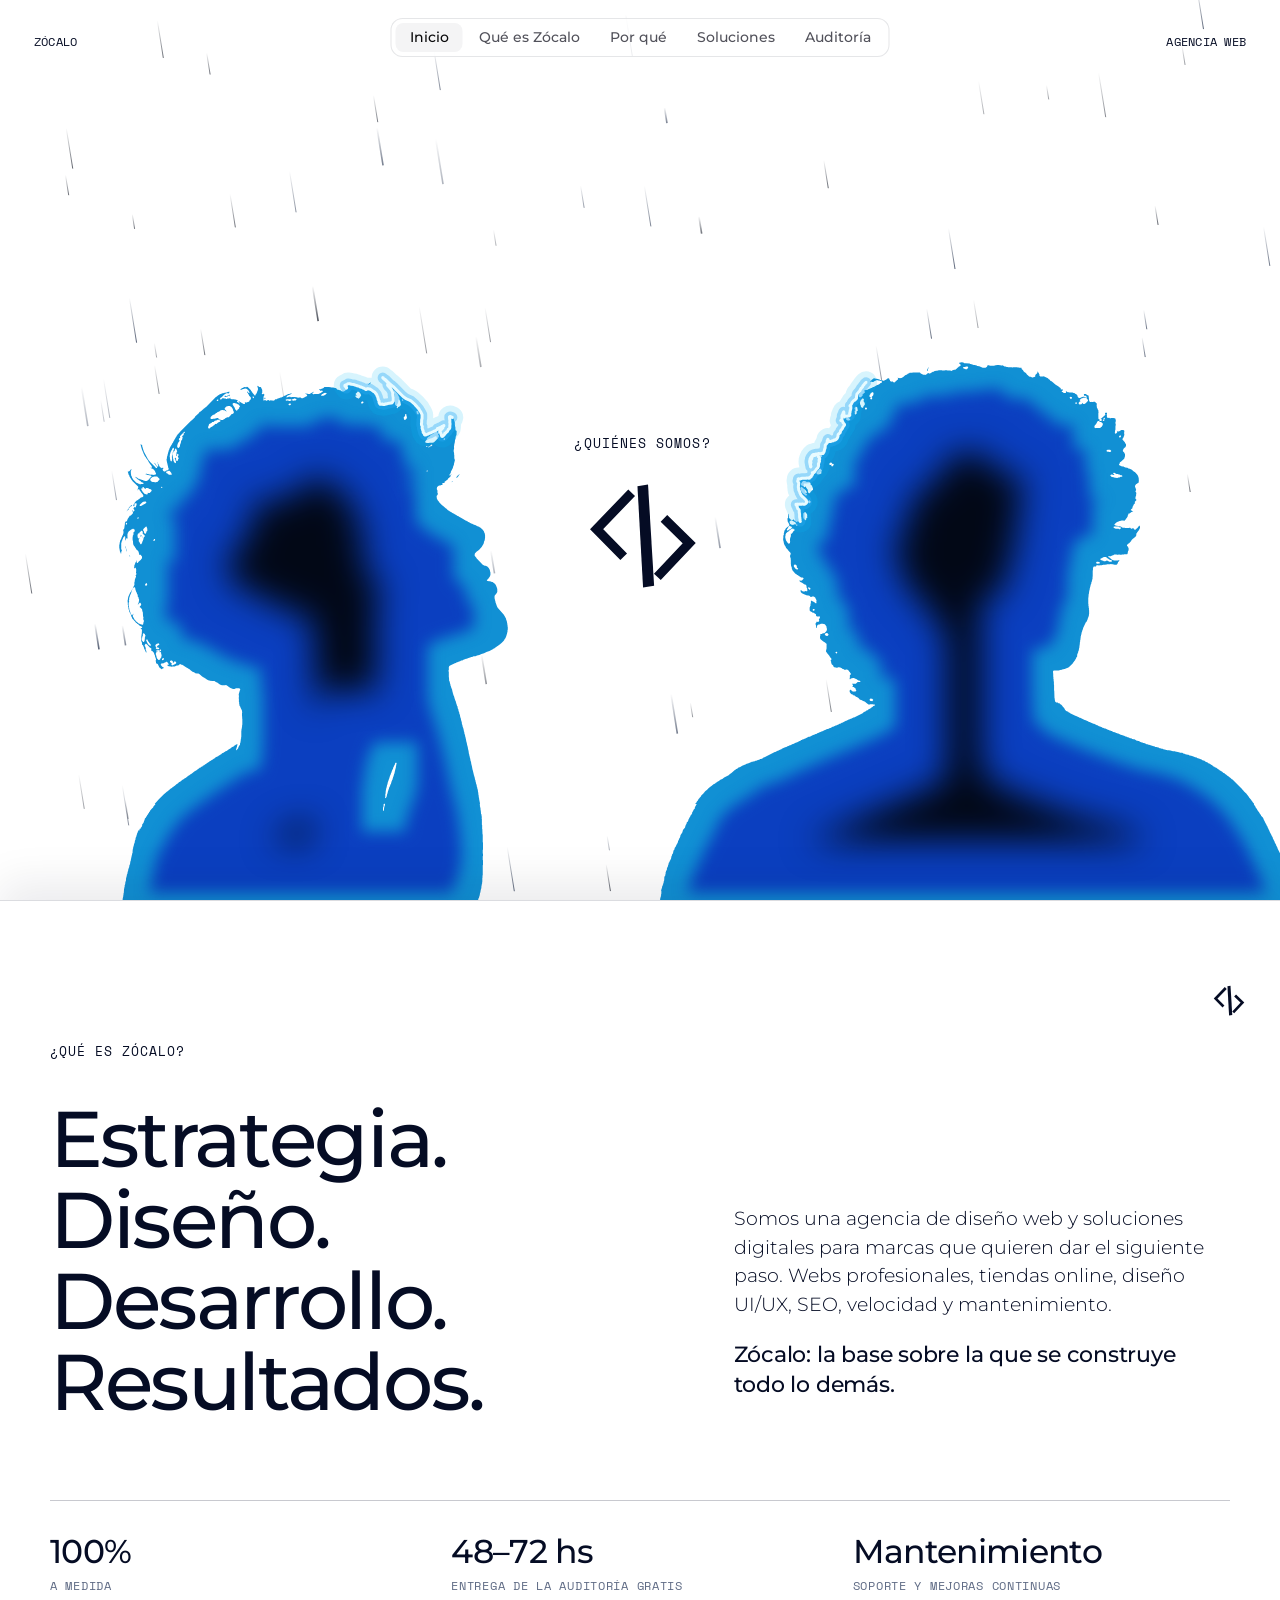
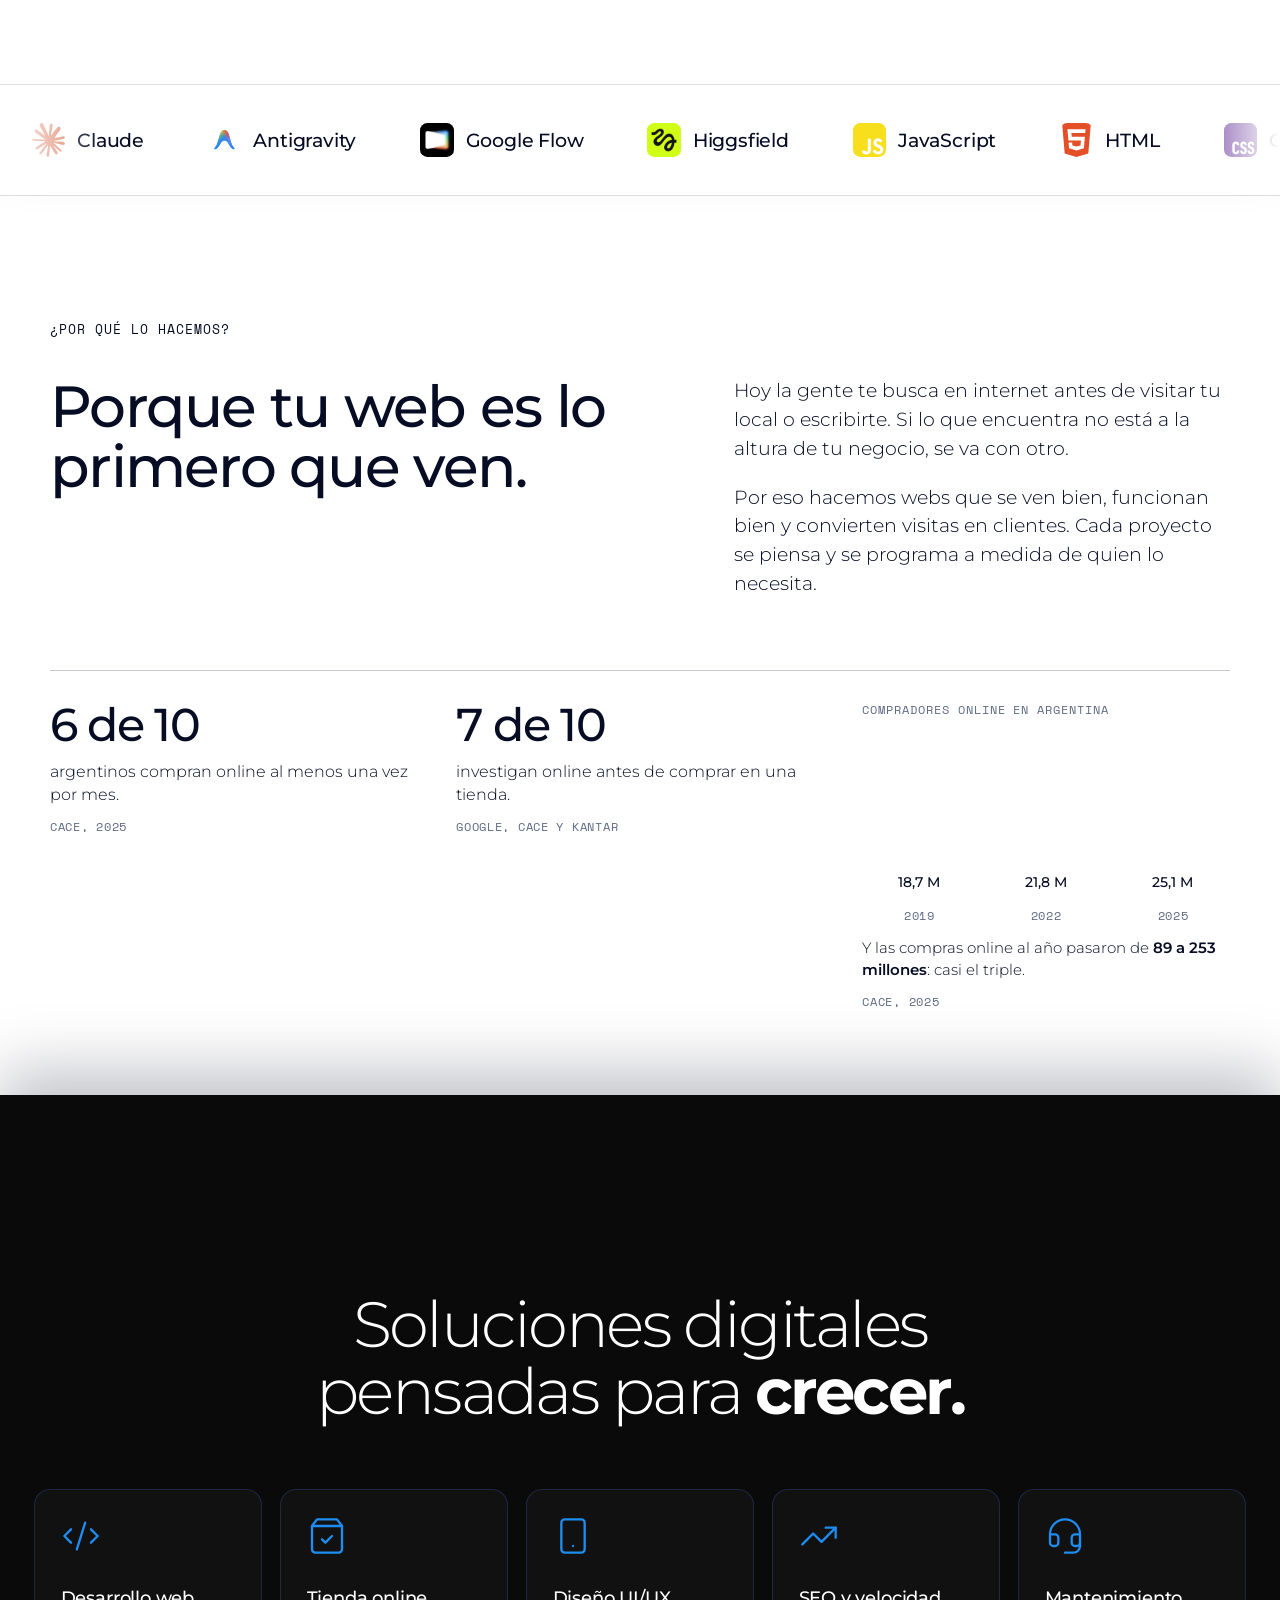
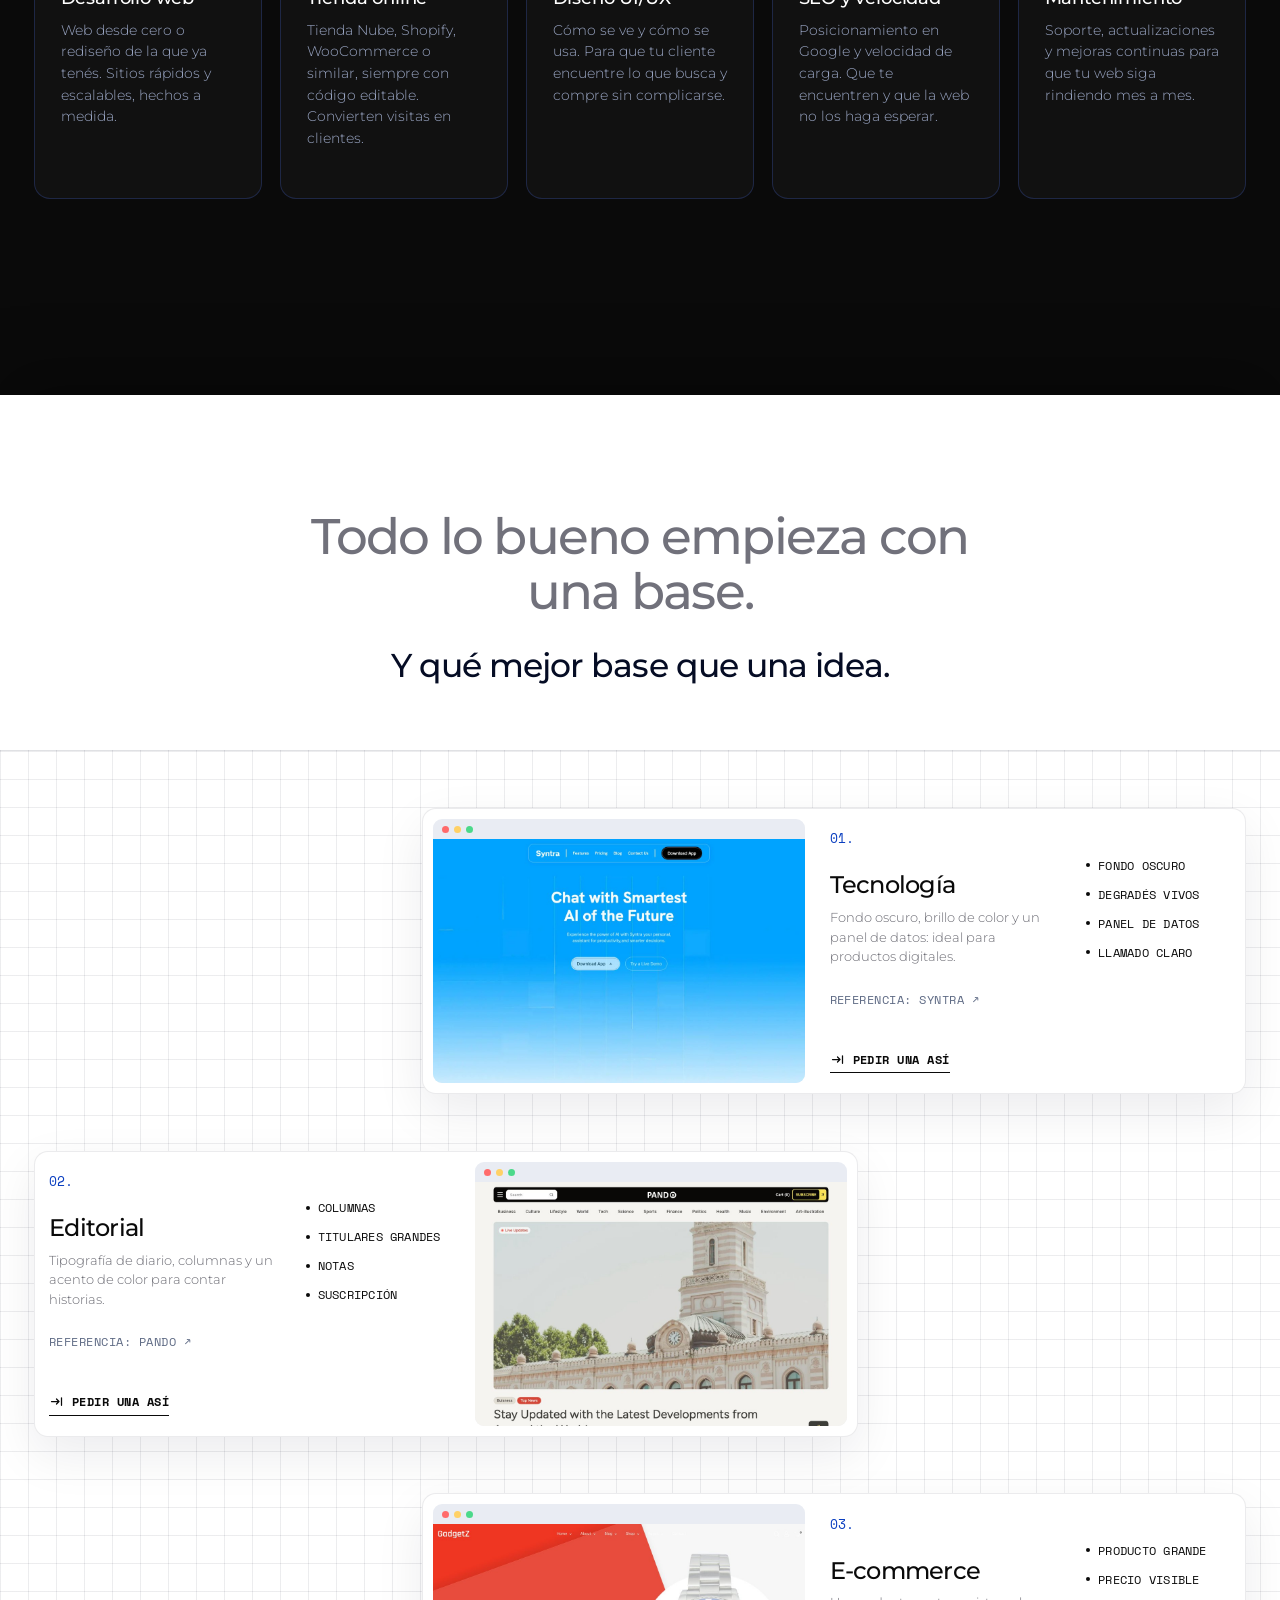
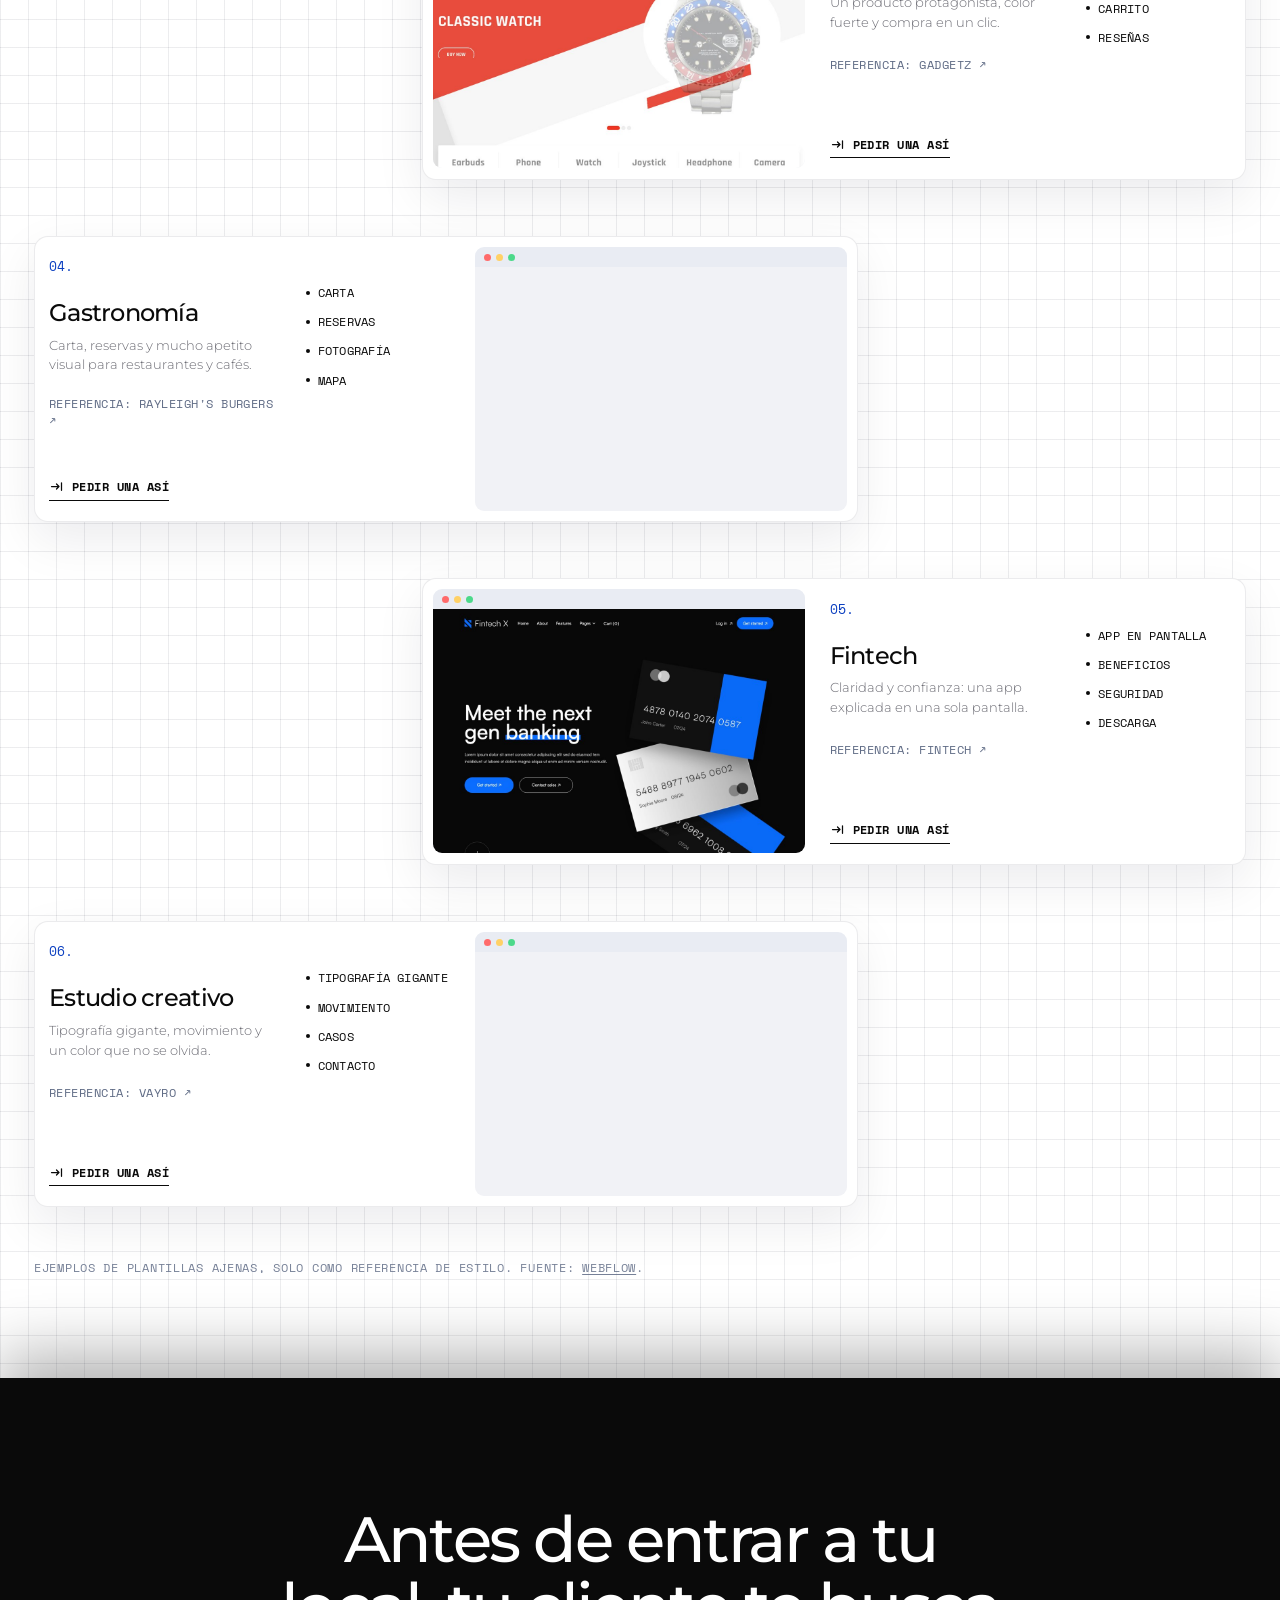
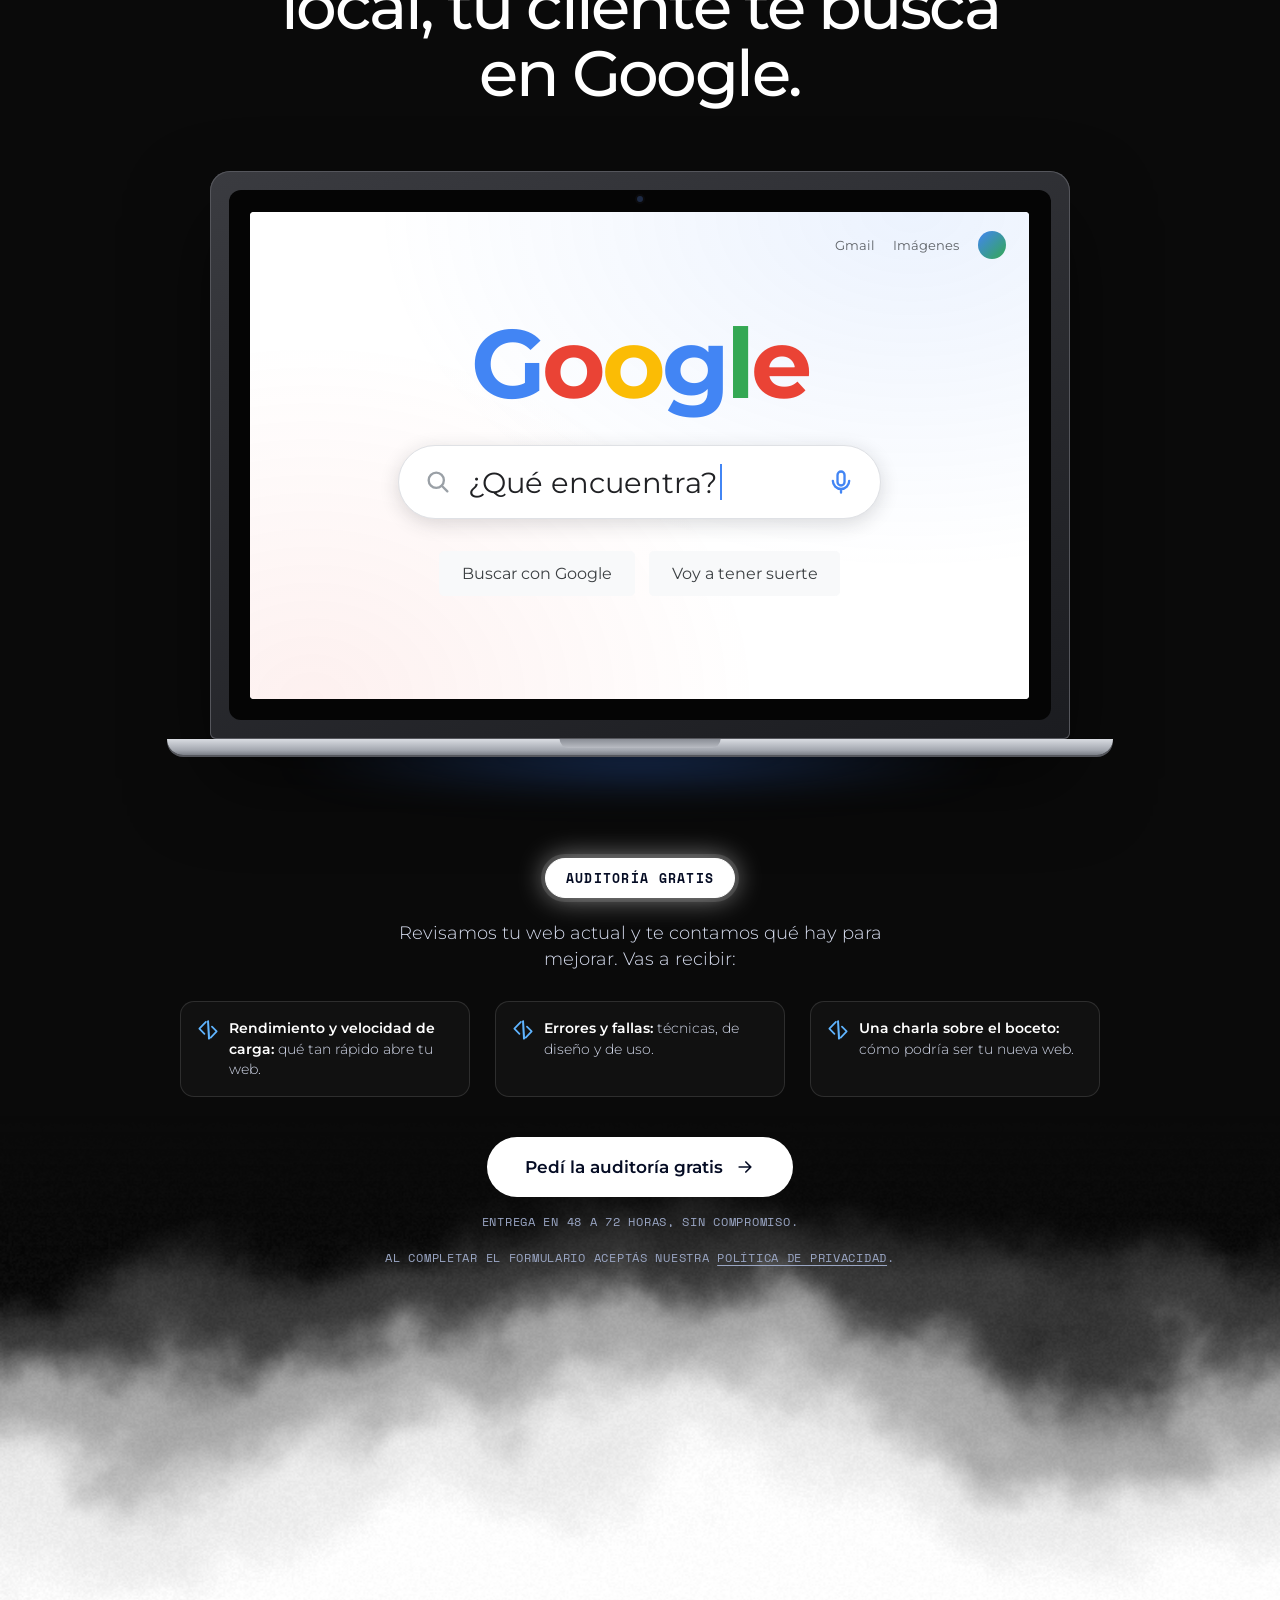
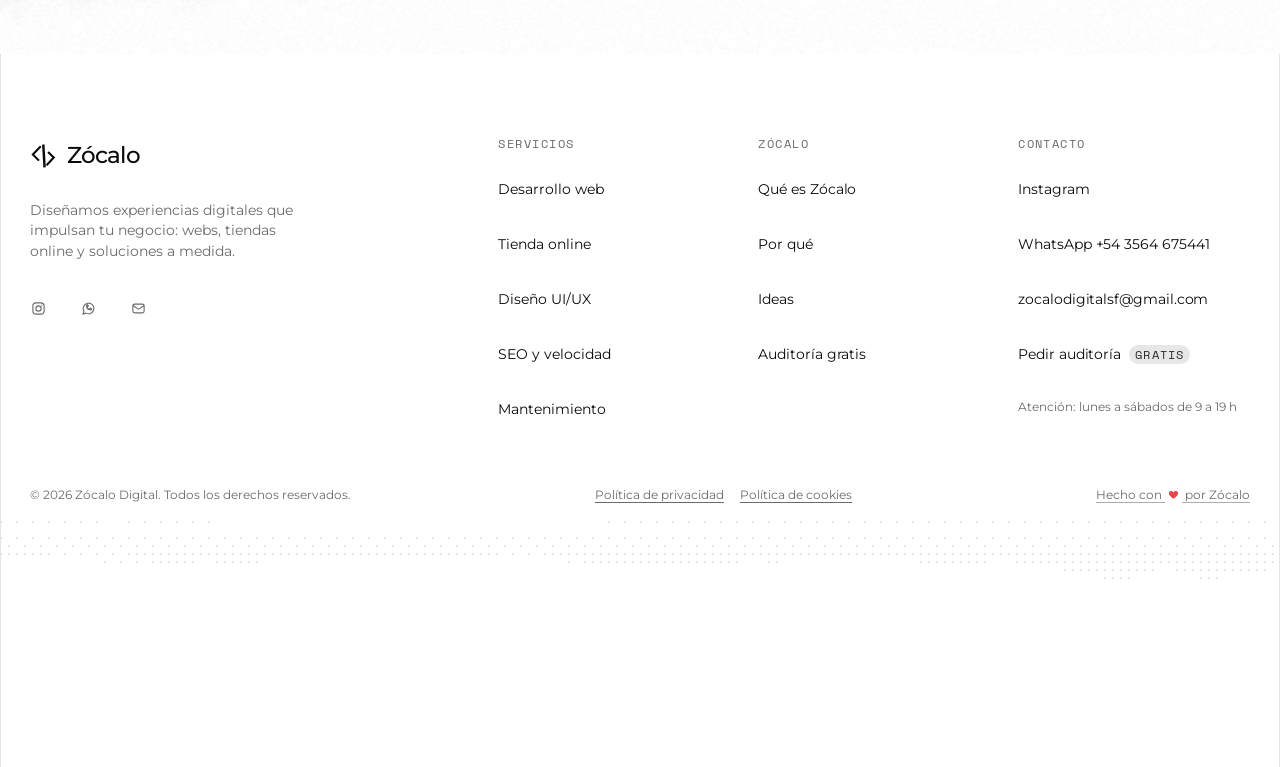
<file: index.html>
<!doctype html>
<html lang="es">
<head>
<meta charset="utf-8">
<meta name="viewport" content="width=device-width, initial-scale=1">
<title>Zócalo Digital | Agencia web: sitios y tiendas online</title>
<meta name="description" content="Zócalo Digital es una agencia web: diseñamos y desarrollamos sitios y tiendas online a medida para que tu negocio aparezca en Google.">
<link rel="canonical" href="https://zocalodigital.vercel.app/">
<meta property="og:type" content="website">
<meta property="og:site_name" content="Zócalo Digital">
<meta property="og:locale" content="es_AR">
<meta property="og:title" content="Zócalo Digital | Agencia web: sitios y tiendas online">
<meta property="og:description" content="Zócalo Digital es una agencia web: diseñamos y desarrollamos sitios y tiendas online a medida para que tu negocio aparezca en Google.">
<meta property="og:url" content="https://zocalodigital.vercel.app/">
<meta property="og:image" content="https://zocalodigital.vercel.app/assets/og.jpg">
<meta property="og:image:width" content="1200">
<meta property="og:image:height" content="630">
<meta name="twitter:card" content="summary_large_image">
<meta name="twitter:title" content="Zócalo Digital | Agencia web: sitios y tiendas online">
<meta name="twitter:description" content="Zócalo Digital es una agencia web: diseñamos y desarrollamos sitios y tiendas online a medida para que tu negocio aparezca en Google.">
<meta name="twitter:image" content="https://zocalodigital.vercel.app/assets/og.jpg">
<script type="application/ld+json">
{"@context":"https://schema.org","@graph":[{"@type":"Organization","@id":"https://zocalodigital.vercel.app/#organizacion","name":"Zócalo Digital","url":"https://zocalodigital.vercel.app/","logo":"https://zocalodigital.vercel.app/assets/logo.svg","image":"https://zocalodigital.vercel.app/assets/og.jpg","description":"Agencia web: sitios y tiendas online a medida.","sameAs":["https://instagram.com/zocalodigitalsf"]},{"@type":"WebSite","@id":"https://zocalodigital.vercel.app/#sitio","name":"Zócalo Digital","url":"https://zocalodigital.vercel.app/","inLanguage":"es-AR","publisher":{"@id":"https://zocalodigital.vercel.app/#organizacion"}}]}
</script>
<link rel="icon" href="/favicon.ico" sizes="48x48">
<link rel="icon" href="/favicon.svg" type="image/svg+xml">
<link rel="icon" href="/favicon-192.png" type="image/png" sizes="192x192">
<link rel="apple-touch-icon" href="/apple-touch-icon.png">
<link rel="preconnect" href="https://fonts.googleapis.com">
<link rel="preconnect" href="https://fonts.gstatic.com" crossorigin>
<script>document.documentElement.classList.add("cargando")</script>
<style id="loader-css">
html.cargando, html.cargando body { overflow: hidden; }
.loader { position: fixed; inset: 0; z-index: 9999; background: #0b3fc0; color: #fff; display: flex; align-items: center; justify-content: center; flex-direction: column; will-change: transform; transition: transform .9s cubic-bezier(.76,0,.24,1); }
.loader.is-out { transform: translateY(-100%); }
.loader.is-out .loader__in { opacity: 0; transform: translateY(-24px); transition: opacity .5s ease, transform .9s cubic-bezier(.76,0,.24,1); }
.loader__in { display: flex; flex-direction: column; align-items: center; gap: clamp(22px,4vh,38px); padding: 0 24px; text-align: center; }
.loader__logo { position: relative; width: clamp(84px,16vw,132px); aspect-ratio: 1258/1231; }
.loader__logo svg { position: absolute; inset: 0; width: 100%; height: 100%; overflow: visible; opacity: 0; will-change: transform, opacity; }
.lg--1 { animation: ld-l .8s cubic-bezier(.22,1,.36,1) .15s forwards; }
.lg--2 { animation: ld-r .8s cubic-bezier(.22,1,.36,1) .4s forwards; }
.lg--b { transform-origin: 50% 100%; animation: ld-up .9s cubic-bezier(.22,1,.36,1) .75s forwards; }
@keyframes ld-l { from { transform: translateX(-34px); } to { opacity: 1; transform: none; } }
@keyframes ld-r { from { transform: translateX(34px); } to { opacity: 1; transform: none; } }
@keyframes ld-up { from { transform: scaleY(.04); } to { opacity: 1; transform: none; } }
.loader__frase { margin: 0; font: 500 clamp(15px,2.4vw,22px)/1.4 "Montserrat", system-ui, sans-serif; letter-spacing: .01em; color: #fff; max-width: 22em; }
.loader__frase span { display: inline-block; opacity: 0; transform: translateY(12px); animation: ld-word .6s cubic-bezier(.22,1,.36,1) forwards; animation-delay: calc(1.4s + var(--i) * .12s); }
.loader__frase .ld-w { font-weight: 700; }
@keyframes ld-word { to { opacity: 1; transform: none; } }
.loader__bar { position: absolute; left: 0; right: 0; bottom: 0; height: 3px; background: rgba(255,255,255,.18); }
.loader__bar i { position: absolute; inset: 0; background: #fff; transform: scaleX(0); transform-origin: left; will-change: transform; }
.loader__pct { position: absolute; right: clamp(16px,3.2vw,34px); bottom: 22px; font: 400 12px "Space Mono", ui-monospace, Menlo, monospace; letter-spacing: .08em; color: #fff; }
.loader__pct::after { content: " %"; }
@media (prefers-reduced-motion: reduce) {
  .loader, .loader.is-out { transition: opacity .2s ease; }
  .loader.is-out { transform: none; opacity: 0; }
  .loader__logo svg, .loader__frase span { animation-duration: .01s; animation-delay: 0s; }
}
</style>
<link rel="preload" as="style" href="https://fonts.googleapis.com/css2?family=DM+Serif+Display&family=Montserrat:wght@300;400;500;600;800&family=Space+Mono:wght@400;700&display=swap" onload="this.onload=null;this.rel='stylesheet'">
<noscript><link rel="stylesheet" href="https://fonts.googleapis.com/css2?family=DM+Serif+Display&family=Montserrat:wght@300;400;500;600;800&family=Space+Mono:wght@400;700&display=swap"></noscript>
<link rel="stylesheet" href="styles.css?v=64">
<link rel="stylesheet" href="footer.css?v=4">
</head>
<body>
<a class="skip" href="#contenido">Saltar al contenido</a>

<!-- Pantalla de carga: el isotipo entra, sube la base y aparece la frase (solo transform/opacity: corre en el compositor) -->
<div class="loader" id="loader" role="status" aria-live="polite" aria-label="Cargando Zócalo">
  <div class="loader__in">
    <div class="loader__logo" aria-hidden="true">
      <svg class="lg lg--1" viewBox="0 0 1258 1231"><g transform="translate(60 60)"><path d="M450 90 L75 480 L365 775" fill="none" stroke="#fff" stroke-width="100"/></g></svg>
      <svg class="lg lg--2" viewBox="0 0 1258 1231"><g transform="translate(60 60)"><path d="M795 365 L1065 630 L725 990" fill="none" stroke="#fff" stroke-width="100"/></g></svg>
      <svg class="lg lg--b" viewBox="0 0 1258 1231"><g transform="translate(60 60)"><polygon points="512,22 625,2 690,1085 572,1105" fill="#fff"/></g></svg>
    </div>
    <p class="loader__frase" aria-hidden="true"><span style="--i:0">Todo</span> <span style="--i:1">lo</span> <span style="--i:2">bueno</span> <span style="--i:3">comienza</span> <span style="--i:4">con</span> <span style="--i:5">una</span> <span class="ld-w" style="--i:6">base.</span></p>
  </div>
  <div class="loader__bar" aria-hidden="true"><i></i></div>
  <span class="loader__pct" aria-hidden="true">0</span>
</div>
<script>
(() => {
  const root = document.documentElement, el = document.getElementById('loader');
  if (!el) { root.classList.remove('cargando'); return; }
  const bar = el.querySelector('.loader__bar i'), pct = el.querySelector('.loader__pct');
  const reduce = matchMedia('(prefers-reduced-motion: reduce)').matches;
  const MIN = reduce ? 500 : 2900, MAX = 8000;
  let t0 = 0, loaded = document.readyState === 'complete', done = false, shown = 0;
  addEventListener('load', () => { loaded = true; });
  const salir = () => {
    if (done) return; done = true;
    bar.style.transform = 'scaleX(1)'; pct.textContent = '100';
    el.classList.add('is-out');
    setTimeout(() => {
      root.classList.remove('cargando'); el.remove();
      document.dispatchEvent(new Event('zocalo:listo'));
    }, reduce ? 200 : 950);
  };
  const tick = (now) => {
    if (done) return;
    if (!t0) t0 = now;                       // el reloj arranca con el primer cuadro pintado
    const t = now - t0;
    let target = Math.min(1, t / MIN);       // no pasa de 90 % hasta que la página cargó
    if (!loaded) target = Math.min(target, 0.9);
    shown += (target - shown) * 0.12;
    if (target >= 1 && shown > 0.995) shown = 1;
    bar.style.transform = 'scaleX(' + shown.toFixed(3) + ')';
    pct.textContent = Math.round(shown * 100);
    if (loaded && t >= MIN && shown >= 1) return salir();
    requestAnimationFrame(tick);
  };
  requestAnimationFrame(tick);
  setTimeout(salir, MAX);                    // salida garantizada (pestaña en segundo plano o cuadros lentos)
})();
</script>

<!-- Siluetas trazadas de la foto de referencia (1947×808). Izquierda y derecha -->
<svg width="0" height="0" style="position:absolute" aria-hidden="true" focusable="false">
  <defs>
    <path id="pL" fill-rule="evenodd" d="M375.5 388.8 L375.5 389.2 L376.0 389.8 L376.5 390.0 L377.2 390.0 L377.2 389.8Z M371.8 378.2 L371.5 378.5 L371.5 379.8 L372.0 380.8 L372.2 383.2 L373.0 384.8 L373.0 384.2 L372.8 384.0 L372.8 383.0 L372.5 382.8 L372.5 381.5 L372.2 381.2 L372.2 380.5 L372.0 380.2 L372.0 378.8Z M379.2 330.2 L378.2 330.2 L375.5 333.0 L375.2 334.0 L374.2 335.0 L374.0 335.8 L373.0 337.0 L373.0 337.5 L373.2 337.0 L375.2 335.2 L375.2 334.5 L376.2 333.2 L376.5 332.5 L377.2 331.8 L377.8 331.8 L378.8 331.2 L379.2 330.8Z M754.5 302.2 L754.0 302.2 L753.0 303.0 L751.8 303.5 L753.2 303.2 L754.2 302.8Z M762.2 294.0 L762.0 294.0 L760.8 295.2 L760.5 295.2 L758.8 297.2 L758.5 297.8 L758.8 298.2 L759.5 298.0 L759.8 297.5 L761.2 296.0 L761.5 295.2 L762.2 294.5Z M534.2 204.5 L534.0 204.8 L534.0 205.5 L534.2 206.0 L534.8 206.2 L534.8 206.0 L535.2 205.5 L535.2 204.8 L535.0 204.5Z M493.5 201.2 L493.2 201.0 L492.8 201.0 L492.2 201.5 L491.2 201.8 L489.5 202.8 L488.5 202.2 L487.8 202.2 L487.5 202.5 L487.5 203.2 L487.8 203.5 L488.5 203.5 L488.8 203.2 L490.5 203.2 L491.5 202.2 L492.0 202.2 L493.0 202.8 L493.2 202.5Z M658.8 186.5 L657.2 187.2 L655.5 189.0 L655.5 189.5 L657.0 188.8 L658.2 187.5 L658.5 187.5 L658.8 187.2Z M753.8 227.5 L751.8 226.5 L751.2 226.5 L750.5 227.0 L750.8 230.0 L751.0 230.2 L751.0 232.5 L750.8 233.0 L751.0 233.2 L751.0 234.0 L751.2 234.2 L751.2 236.2 L751.0 236.5 L751.0 239.2 L750.8 239.5 L750.8 240.2 L750.0 241.2 L749.5 241.2 L749.2 241.5 L749.2 242.0 L748.5 243.0 L748.2 243.8 L747.8 244.2 L747.0 244.5 L746.8 244.8 L746.8 245.2 L746.0 246.0 L745.5 245.8 L745.0 246.2 L745.0 247.2 L742.8 249.5 L742.2 249.8 L741.8 249.8 L741.5 249.5 L741.0 247.5 L740.2 246.0 L740.2 245.0 L739.2 244.2 L739.2 243.2 L740.2 242.0 L741.2 241.5 L742.2 240.5 L742.2 240.2 L742.8 239.8 L742.8 239.2 L743.2 238.2 L744.0 237.2 L744.0 236.8 L742.5 238.0 L741.5 238.2 L740.5 239.2 L739.5 239.5 L739.2 239.8 L738.8 239.5 L737.5 240.5 L736.5 240.5 L736.0 241.8 L734.5 243.0 L733.5 243.5 L733.0 243.5 L732.2 244.0 L731.8 244.0 L728.2 245.8 L727.5 245.8 L725.5 246.8 L725.0 247.2 L724.5 247.2 L722.5 248.2 L722.0 248.2 L721.2 247.5 L721.2 246.2 L720.5 246.0 L719.8 245.0 L719.8 243.2 L719.2 242.5 L719.2 241.8 L718.5 240.0 L718.8 238.2 L717.8 236.2 L717.8 234.0 L718.0 233.8 L718.0 230.2 L718.2 230.0 L718.2 229.2 L718.5 229.0 L718.5 224.2 L716.8 220.8 L715.8 219.5 L714.8 217.5 L712.5 215.0 L712.5 214.8 L710.5 212.8 L710.5 212.5 L705.5 208.2 L702.2 206.5 L701.8 206.5 L699.2 205.2 L697.8 204.0 L697.5 204.0 L696.2 202.8 L696.0 202.8 L684.5 191.2 L684.2 191.2 L682.5 189.5 L682.2 189.5 L681.2 188.5 L681.0 188.5 L675.5 183.2 L673.8 182.2 L673.2 181.8 L673.2 181.5 L673.0 181.5 L672.5 181.0 L672.5 181.2 L673.0 181.8 L673.2 181.8 L675.5 184.0 L675.8 184.0 L678.0 186.5 L678.8 188.0 L678.8 188.8 L678.2 189.2 L678.2 190.0 L678.8 190.5 L678.8 190.8 L681.5 193.5 L681.5 193.8 L682.5 194.8 L683.0 196.0 L683.5 196.5 L683.5 197.0 L684.2 198.5 L684.2 201.5 L684.5 201.8 L684.5 203.5 L684.8 203.8 L684.8 208.2 L683.5 210.2 L683.0 210.5 L681.5 210.5 L681.2 210.8 L680.5 210.8 L680.2 211.0 L679.2 211.0 L679.0 211.2 L678.2 211.2 L678.0 211.5 L677.2 211.5 L677.0 211.8 L675.8 211.8 L675.5 211.5 L674.5 212.5 L673.2 212.5 L672.5 211.8 L671.5 211.8 L671.2 212.0 L669.5 212.0 L668.8 211.2 L668.5 210.2 L668.2 210.0 L668.2 208.2 L667.2 206.5 L667.0 205.0 L666.8 204.8 L666.5 203.5 L665.8 202.2 L665.5 201.0 L663.0 197.8 L661.5 197.0 L659.2 195.2 L658.5 195.0 L657.8 194.2 L656.0 194.2 L655.8 194.0 L654.5 193.8 L653.5 194.8 L652.8 194.8 L651.8 194.0 L650.2 193.2 L649.8 193.2 L648.0 192.2 L647.5 192.2 L647.2 192.0 L646.0 191.8 L645.2 191.2 L642.5 190.5 L641.8 190.0 L641.0 190.0 L638.8 189.0 L635.8 188.8 L635.5 188.5 L634.8 188.5 L634.5 188.2 L633.2 188.2 L633.0 188.0 L631.8 188.0 L630.8 188.8 L628.2 190.0 L628.2 190.8 L629.0 191.5 L629.8 191.8 L630.2 192.5 L630.2 193.0 L630.0 193.2 L630.0 194.2 L628.5 196.2 L626.8 197.2 L625.5 197.2 L624.8 196.8 L624.2 196.8 L623.8 196.2 L622.8 195.8 L622.2 195.8 L620.5 195.0 L619.8 195.0 L619.2 194.8 L618.2 193.8 L618.2 193.5 L617.2 193.2 L617.0 193.0 L616.2 193.0 L616.0 192.8 L615.2 192.8 L615.0 192.5 L612.2 192.5 L612.0 192.2 L610.5 192.2 L610.2 192.0 L609.0 192.0 L608.8 191.8 L605.0 191.8 L604.8 192.0 L604.2 192.0 L603.2 193.0 L601.2 194.0 L600.8 194.0 L599.8 194.5 L598.5 194.5 L597.8 195.0 L597.8 195.2 L599.2 195.8 L599.5 196.2 L600.0 196.5 L601.0 196.0 L601.5 196.0 L602.5 196.8 L602.5 197.0 L601.8 197.8 L601.0 198.0 L600.0 199.0 L597.2 200.2 L592.8 200.0 L591.8 200.5 L591.0 200.5 L590.2 199.8 L590.2 199.2 L591.2 198.2 L592.2 197.8 L592.2 197.5 L591.8 197.5 L591.0 198.0 L590.5 198.0 L589.5 198.5 L589.0 199.0 L587.0 200.0 L585.0 200.0 L584.8 199.8 L581.5 199.5 L582.8 200.5 L583.2 200.5 L584.0 201.2 L584.0 202.0 L583.0 203.0 L582.0 203.2 L581.2 204.0 L578.8 205.2 L578.2 205.0 L577.5 205.0 L576.5 204.2 L574.2 204.2 L574.0 204.5 L573.2 204.5 L573.0 204.2 L572.2 204.2 L572.0 204.0 L571.0 204.0 L570.0 203.5 L566.0 203.5 L565.8 203.8 L565.0 203.8 L564.2 203.2 L562.5 203.2 L562.2 203.5 L561.8 203.5 L561.5 203.8 L560.5 203.8 L560.2 204.0 L559.5 204.0 L559.2 203.8 L559.8 203.2 L560.0 203.2 L561.2 201.8 L563.0 201.2 L563.2 201.0 L563.8 201.0 L564.8 200.5 L565.2 200.0 L566.0 199.8 L566.5 199.2 L566.2 199.2 L566.0 199.5 L564.8 199.5 L563.0 200.2 L562.0 200.2 L558.0 202.2 L556.8 202.5 L556.2 203.0 L553.8 204.2 L553.0 204.2 L551.0 205.2 L549.5 205.5 L548.5 206.2 L546.8 206.2 L545.5 207.8 L544.8 207.8 L544.5 208.0 L544.0 208.0 L543.8 207.8 L542.2 207.8 L542.0 207.5 L541.2 207.5 L541.0 207.8 L539.8 208.0 L538.8 207.2 L538.0 207.2 L537.0 208.0 L536.2 208.0 L534.8 207.0 L533.5 207.8 L533.0 207.8 L532.8 207.5 L532.8 206.5 L533.0 206.2 L533.0 203.2 L534.2 201.0 L532.8 199.8 L532.5 199.8 L531.8 200.5 L531.5 200.5 L531.0 200.0 L531.0 199.5 L531.5 198.5 L531.5 195.5 L530.0 192.2 L529.5 191.8 L529.0 192.0 L528.0 192.0 L527.0 191.0 L525.8 190.5 L525.8 191.2 L526.0 191.5 L526.0 192.0 L526.2 192.2 L526.2 193.2 L526.5 193.5 L526.5 195.2 L526.2 195.5 L526.2 196.0 L525.5 197.5 L525.0 199.2 L524.5 199.8 L524.2 199.8 L523.5 201.5 L523.0 202.0 L519.8 198.2 L519.5 197.5 L518.8 196.8 L518.0 195.5 L514.5 192.0 L513.5 191.5 L512.8 192.2 L510.2 192.0 L509.2 192.8 L507.5 193.5 L507.0 194.0 L506.0 194.5 L505.8 195.0 L506.0 195.2 L506.5 195.2 L506.8 195.0 L507.2 195.0 L509.0 194.2 L510.2 194.2 L511.0 193.8 L512.0 193.8 L512.2 194.0 L513.2 194.0 L515.2 195.8 L516.5 198.0 L516.5 199.0 L516.2 199.2 L515.8 199.0 L514.5 197.8 L514.5 197.5 L513.8 197.2 L513.5 197.8 L514.8 199.2 L515.0 200.0 L515.5 200.5 L516.2 202.0 L518.0 203.8 L518.0 204.2 L518.2 204.5 L518.2 206.0 L518.0 206.5 L517.0 207.2 L516.2 208.8 L515.0 209.5 L514.5 209.5 L513.5 210.0 L512.0 210.0 L511.8 209.8 L511.0 209.8 L511.2 210.0 L511.2 210.8 L511.5 211.0 L511.0 211.8 L509.5 211.8 L509.0 211.2 L507.8 210.8 L507.2 210.2 L505.2 209.2 L504.8 208.8 L503.8 208.5 L504.2 209.5 L505.2 210.5 L505.2 211.0 L505.0 211.2 L503.5 210.0 L502.8 209.8 L501.8 208.8 L502.0 208.2 L503.0 208.0 L502.8 207.5 L501.8 207.2 L500.2 206.5 L499.0 206.5 L498.8 206.2 L495.5 206.2 L495.2 206.0 L494.8 206.0 L493.8 204.8 L494.0 204.5 L494.0 204.0 L493.8 203.8 L493.8 204.8 L492.8 205.5 L490.5 205.5 L490.2 205.8 L489.0 205.8 L488.8 205.5 L486.8 205.5 L486.2 205.0 L485.5 205.0 L485.2 205.2 L484.8 205.2 L483.8 206.2 L483.2 206.5 L482.5 206.5 L482.2 206.2 L482.2 205.2 L483.2 204.2 L484.0 204.0 L484.0 203.8 L486.8 201.0 L489.5 199.2 L491.5 199.2 L491.8 199.5 L492.2 199.5 L492.8 198.5 L493.2 198.0 L493.2 197.5 L492.0 197.5 L491.8 197.8 L491.0 197.8 L490.0 198.2 L487.5 198.5 L486.8 199.0 L485.0 199.2 L483.0 200.2 L481.8 200.5 L480.8 201.2 L480.0 201.5 L477.5 203.5 L477.2 203.5 L465.8 215.2 L464.8 215.8 L463.5 217.2 L463.2 217.2 L462.2 218.2 L462.0 218.2 L459.5 220.5 L458.5 221.0 L457.5 222.0 L457.5 222.2 L453.0 226.5 L452.5 227.5 L448.8 231.0 L448.5 231.0 L443.5 236.0 L443.5 236.2 L434.8 244.8 L434.8 245.0 L432.2 247.8 L432.2 248.0 L431.2 249.2 L431.0 250.0 L430.0 251.2 L429.5 252.5 L429.0 253.0 L428.5 254.2 L428.0 254.8 L428.0 255.2 L427.5 255.8 L427.0 257.0 L426.5 257.5 L425.5 259.5 L424.5 260.8 L423.0 263.8 L422.5 265.5 L422.0 266.2 L422.0 267.0 L421.5 268.0 L421.5 268.8 L421.2 269.0 L421.2 269.8 L420.8 270.8 L420.5 272.5 L420.0 273.5 L420.0 275.5 L419.5 276.2 L419.8 279.0 L420.0 279.2 L420.0 280.0 L420.2 280.2 L420.2 281.0 L420.5 281.2 L420.5 282.2 L420.8 282.5 L420.8 283.2 L421.0 283.5 L421.0 284.2 L421.2 284.5 L421.5 286.5 L422.0 287.2 L422.0 288.0 L421.0 289.2 L420.5 289.2 L420.2 289.5 L419.2 289.5 L417.8 290.8 L416.8 290.8 L416.2 290.5 L415.5 289.8 L415.0 288.8 L415.0 288.2 L415.8 287.2 L415.8 286.8 L415.5 286.5 L414.8 286.5 L414.0 287.0 L412.8 286.0 L412.0 285.8 L411.5 285.2 L411.0 284.0 L410.5 283.5 L410.2 283.0 L410.2 282.2 L409.5 281.5 L409.2 281.0 L409.2 280.2 L409.0 280.0 L408.8 280.0 L408.8 280.8 L409.2 281.2 L409.5 283.2 L409.8 283.5 L409.8 284.8 L409.2 285.2 L407.8 284.0 L407.5 283.2 L407.0 282.8 L406.5 281.8 L405.2 280.5 L405.2 281.2 L406.0 282.0 L406.0 282.2 L408.5 285.5 L408.5 286.5 L408.0 287.0 L407.8 286.8 L407.2 286.8 L406.5 286.0 L406.5 285.8 L400.0 279.5 L400.0 279.2 L399.0 278.2 L398.5 277.2 L397.8 276.5 L392.8 267.0 L392.8 266.5 L392.5 266.2 L392.5 265.8 L391.8 264.0 L391.8 263.2 L391.5 263.0 L391.5 262.2 L391.2 262.0 L391.0 260.0 L389.5 258.8 L389.2 258.8 L389.2 260.0 L389.5 260.2 L389.5 261.2 L390.0 262.2 L390.0 263.0 L390.2 263.2 L390.8 265.2 L391.2 266.0 L391.2 266.5 L392.2 268.2 L392.2 268.8 L394.2 272.8 L395.2 274.0 L395.8 275.2 L397.8 278.0 L398.8 280.0 L399.5 280.8 L400.0 281.8 L401.8 284.0 L402.5 285.5 L402.5 286.2 L402.2 286.5 L399.8 286.0 L401.0 286.5 L401.5 287.0 L403.2 287.5 L404.8 288.8 L404.8 289.0 L406.0 290.2 L406.2 291.2 L407.2 293.0 L407.2 293.8 L406.2 294.5 L404.8 294.5 L404.5 294.8 L404.0 294.8 L403.8 294.5 L402.0 294.5 L401.8 294.2 L400.2 294.5 L400.0 294.2 L399.0 294.2 L398.8 294.0 L396.8 293.8 L396.5 293.5 L395.5 293.5 L395.0 293.8 L395.0 294.0 L395.5 294.2 L396.5 294.2 L397.0 294.8 L398.2 294.8 L399.0 295.2 L401.0 295.5 L402.0 296.2 L401.8 297.0 L400.0 298.5 L399.2 299.8 L399.0 299.8 L397.8 301.0 L396.2 301.8 L394.2 301.8 L393.2 301.2 L392.2 301.2 L391.8 300.8 L390.8 300.8 L389.8 300.0 L388.2 299.8 L387.5 299.2 L386.5 299.2 L385.2 298.2 L382.8 297.0 L382.8 297.2 L386.0 300.2 L386.8 300.5 L387.2 301.0 L389.0 302.0 L390.0 303.0 L391.0 303.5 L391.8 303.5 L392.2 303.8 L392.8 304.5 L392.0 305.5 L389.8 305.5 L389.5 305.8 L388.0 305.8 L387.5 305.2 L387.0 305.2 L386.0 304.8 L385.5 304.2 L384.2 303.8 L380.2 299.8 L380.2 299.5 L379.2 298.2 L378.8 296.5 L378.0 295.2 L378.0 294.0 L377.8 293.8 L377.8 291.8 L377.5 291.5 L377.5 291.0 L377.8 290.8 L378.0 289.5 L378.5 288.8 L378.5 288.2 L378.0 288.2 L377.2 289.0 L377.2 289.2 L375.5 290.8 L374.2 290.8 L374.2 291.5 L374.5 291.8 L375.2 294.5 L376.0 295.5 L376.0 296.2 L378.5 300.5 L379.5 301.5 L379.5 301.8 L386.2 308.2 L386.5 308.8 L386.5 309.5 L386.0 310.2 L386.0 311.8 L385.5 312.2 L385.5 312.8 L385.8 312.8 L386.2 312.2 L386.2 311.8 L386.5 311.5 L387.5 311.5 L388.5 313.5 L389.5 314.5 L390.0 315.5 L391.0 316.5 L391.0 316.8 L392.0 318.0 L392.5 319.5 L391.8 320.5 L391.5 320.5 L391.0 321.0 L389.5 321.2 L387.2 323.2 L387.0 323.2 L385.0 324.8 L384.2 325.0 L382.2 327.2 L381.8 328.8 L380.8 329.8 L380.5 329.8 L380.5 330.5 L381.8 332.0 L381.5 333.0 L380.8 334.0 L380.8 334.5 L382.0 335.8 L382.0 336.5 L381.0 337.5 L380.2 337.5 L379.8 337.0 L379.8 336.5 L379.5 336.2 L379.0 336.5 L379.0 336.8 L380.2 338.2 L380.2 339.2 L380.0 339.8 L378.0 342.0 L377.0 342.5 L376.5 342.5 L376.0 343.0 L376.0 343.5 L373.8 346.5 L373.8 347.5 L373.5 347.8 L373.2 348.8 L372.5 349.2 L371.8 349.2 L371.2 349.8 L371.2 350.2 L370.8 351.0 L370.8 352.0 L370.5 352.2 L370.8 352.8 L370.8 353.5 L370.5 353.8 L370.5 355.0 L370.2 355.2 L370.2 356.8 L370.0 357.0 L370.0 357.8 L368.8 359.0 L368.8 360.0 L369.0 360.2 L369.0 361.0 L369.2 361.2 L369.0 363.2 L368.8 363.5 L368.5 364.8 L367.5 366.5 L367.5 367.0 L367.0 367.8 L366.5 369.5 L365.2 371.8 L365.0 373.2 L364.8 373.5 L364.5 376.2 L364.2 376.5 L364.2 380.5 L364.5 380.8 L364.5 382.0 L364.8 382.2 L364.8 383.8 L365.0 384.0 L365.0 384.5 L365.5 385.2 L365.8 386.5 L366.0 386.8 L366.5 386.8 L366.5 384.8 L367.2 383.8 L367.2 383.0 L366.5 381.5 L366.5 374.2 L366.8 374.0 L367.0 372.8 L367.5 372.0 L367.8 370.5 L368.5 369.5 L368.5 369.0 L369.0 368.0 L370.2 366.5 L370.8 366.5 L371.2 367.0 L371.2 371.0 L371.5 371.5 L371.8 371.2 L372.0 369.8 L372.5 369.0 L374.0 369.2 L374.0 368.2 L373.8 368.0 L373.8 364.0 L374.0 363.8 L374.2 362.5 L374.8 362.0 L375.2 361.0 L377.8 358.8 L378.8 358.2 L379.2 358.2 L380.0 357.8 L380.8 357.8 L381.2 358.2 L381.5 358.2 L382.2 359.0 L382.2 359.8 L382.5 360.0 L382.2 360.2 L382.2 360.8 L381.5 361.5 L380.8 361.8 L380.8 363.2 L381.0 363.5 L380.8 363.8 L380.8 364.8 L380.0 366.0 L380.0 367.5 L379.8 367.8 L379.8 370.5 L380.0 370.8 L380.0 372.0 L380.2 372.2 L380.5 375.8 L381.5 377.8 L382.2 378.5 L382.8 379.8 L383.5 380.5 L384.0 381.8 L384.5 382.2 L384.8 382.2 L386.5 384.2 L387.2 386.0 L387.2 386.8 L387.5 387.0 L387.5 388.2 L387.8 388.5 L388.2 388.2 L389.2 388.2 L390.5 389.8 L390.8 390.2 L390.8 392.2 L389.8 393.5 L389.8 393.8 L387.2 396.2 L387.0 396.2 L385.8 397.8 L385.2 397.8 L384.5 397.0 L384.5 394.8 L384.2 394.8 L384.0 395.2 L384.0 396.0 L383.5 397.0 L383.0 397.5 L383.0 398.0 L382.5 398.8 L382.5 399.2 L381.8 400.8 L381.8 402.2 L381.5 402.5 L381.5 404.2 L381.8 404.5 L381.8 405.2 L382.0 405.5 L381.8 405.0 L381.8 404.2 L382.0 403.8 L382.8 403.2 L383.8 404.2 L383.8 405.0 L384.0 405.2 L384.0 408.0 L383.8 408.2 L383.8 409.2 L384.2 410.0 L384.2 411.2 L383.2 412.5 L383.8 413.2 L383.8 414.2 L383.0 415.5 L383.0 416.0 L382.5 417.0 L382.2 419.8 L381.8 420.8 L382.0 423.2 L381.8 423.5 L381.5 424.5 L380.8 425.5 L380.8 426.0 L379.8 428.0 L381.5 426.2 L382.2 426.2 L382.8 426.8 L382.8 427.5 L383.0 427.8 L383.2 429.5 L383.8 430.5 L383.8 431.2 L384.2 431.8 L384.8 432.8 L385.0 434.0 L385.8 435.0 L385.8 437.0 L386.8 438.2 L386.8 439.0 L387.5 440.8 L387.2 443.0 L387.0 443.2 L386.8 444.5 L386.0 445.8 L386.0 446.8 L388.2 444.2 L388.8 444.2 L389.2 444.8 L389.8 445.8 L389.8 446.8 L389.2 447.8 L388.2 448.8 L388.2 449.5 L388.8 450.0 L389.0 450.0 L390.8 452.0 L391.0 452.5 L391.0 453.5 L391.2 453.8 L391.5 455.2 L391.8 455.5 L392.0 460.0 L392.2 460.2 L392.2 461.0 L392.5 461.2 L392.5 462.5 L392.0 463.5 L392.8 464.5 L392.8 465.0 L393.0 465.2 L393.0 466.2 L392.5 467.2 L392.5 468.2 L392.2 468.5 L392.2 469.2 L392.0 469.8 L391.5 470.2 L391.0 470.2 L389.5 469.5 L389.0 469.5 L387.2 468.5 L386.8 468.5 L386.0 467.8 L384.8 467.0 L383.5 465.8 L383.5 465.5 L382.2 464.2 L380.0 460.0 L380.0 459.2 L380.5 458.5 L380.8 457.2 L380.2 457.5 L380.0 458.2 L379.5 458.8 L378.8 458.8 L377.8 457.5 L377.5 456.2 L377.0 455.5 L377.0 455.0 L376.8 454.8 L376.8 454.2 L376.0 452.5 L376.0 451.2 L375.8 451.0 L375.5 448.2 L375.2 448.0 L375.2 444.2 L375.8 443.2 L375.8 442.8 L375.5 442.5 L375.5 441.2 L375.8 441.0 L375.8 439.0 L376.0 438.8 L376.0 438.0 L376.2 437.8 L376.8 435.8 L378.0 433.2 L378.0 432.8 L378.2 432.5 L379.0 429.8 L379.5 429.0 L379.5 428.5 L379.0 429.0 L377.8 431.5 L377.2 432.0 L375.8 435.0 L375.8 435.5 L375.0 436.5 L374.8 438.0 L374.5 438.2 L374.2 441.0 L374.0 441.2 L374.0 443.8 L374.2 444.0 L374.2 447.0 L374.5 447.2 L374.5 449.0 L374.8 449.2 L374.8 450.0 L375.0 450.2 L375.0 451.8 L375.2 452.0 L376.0 454.8 L378.0 458.8 L378.2 460.2 L379.2 462.0 L379.5 463.0 L381.2 464.5 L381.2 464.8 L383.0 466.5 L383.0 466.8 L384.2 468.0 L384.5 468.0 L385.0 468.5 L385.0 468.8 L386.0 469.2 L388.2 471.2 L390.2 472.2 L391.0 473.0 L391.0 473.5 L390.5 474.0 L389.0 473.8 L390.8 476.0 L390.5 481.2 L390.2 481.5 L390.2 483.0 L390.0 483.2 L390.0 486.0 L390.2 486.2 L390.2 487.2 L390.0 487.5 L390.0 488.2 L389.8 488.8 L390.0 489.0 L390.0 489.5 L390.8 491.2 L390.8 493.2 L392.2 494.5 L392.2 495.0 L393.0 496.5 L393.2 497.8 L393.8 498.5 L393.8 499.0 L394.8 500.8 L394.8 501.2 L395.5 502.5 L396.0 502.5 L396.0 501.5 L395.8 501.2 L395.8 500.5 L395.0 499.0 L395.2 498.5 L395.2 497.2 L394.5 495.5 L394.0 495.0 L394.0 493.8 L395.0 492.2 L395.5 492.2 L396.2 493.0 L396.5 493.0 L400.2 497.0 L400.5 497.0 L401.8 498.0 L401.5 500.5 L402.2 500.5 L402.8 500.8 L404.5 502.5 L404.8 503.5 L405.2 504.2 L405.5 505.5 L406.0 506.2 L406.0 507.2 L406.5 508.0 L406.5 508.8 L407.2 510.2 L407.2 511.2 L406.8 511.8 L406.8 512.8 L407.2 513.5 L407.2 515.0 L409.2 516.0 L411.2 520.0 L413.8 522.2 L414.0 522.2 L414.5 521.5 L415.5 521.0 L416.0 521.0 L416.5 520.8 L416.5 520.5 L414.5 519.2 L413.5 518.2 L412.8 517.0 L412.8 516.2 L413.5 515.5 L416.2 515.0 L416.8 514.5 L417.8 514.2 L418.0 514.0 L418.8 514.0 L419.2 513.5 L420.0 513.5 L420.5 514.0 L420.5 514.2 L420.8 514.2 L421.5 515.0 L421.8 516.0 L422.2 516.5 L422.0 517.0 L420.8 516.8 L420.5 517.0 L420.5 517.8 L422.0 518.5 L424.5 518.8 L425.5 519.2 L426.0 519.2 L426.2 519.0 L429.0 519.0 L431.5 517.8 L433.0 517.8 L433.2 517.5 L433.8 517.5 L434.8 516.2 L435.8 516.0 L436.2 516.5 L437.2 517.0 L437.8 517.0 L439.2 517.8 L439.8 518.2 L440.5 518.5 L442.8 520.2 L445.0 521.2 L445.5 521.8 L446.5 522.2 L448.2 524.0 L448.5 524.0 L449.8 525.0 L450.2 525.0 L452.2 526.0 L453.2 526.8 L455.2 527.0 L455.5 527.2 L456.8 527.2 L458.2 528.0 L461.5 530.8 L461.8 530.8 L463.0 531.8 L463.8 532.0 L464.5 532.8 L465.2 533.0 L465.8 533.5 L468.2 535.0 L468.8 535.0 L469.0 535.2 L470.0 535.2 L470.2 535.5 L473.5 535.8 L473.8 536.0 L475.5 536.0 L476.5 536.5 L477.0 537.0 L478.8 537.8 L481.5 539.8 L482.5 540.2 L483.8 540.5 L484.0 540.8 L488.2 540.8 L488.5 540.5 L489.8 540.8 L493.8 543.8 L495.8 544.8 L496.2 544.8 L497.0 545.2 L499.0 545.2 L500.8 544.5 L504.5 544.5 L505.0 544.8 L505.5 545.2 L505.8 546.0 L505.0 547.5 L504.8 549.0 L504.5 549.2 L504.5 550.0 L504.2 550.2 L504.2 551.0 L504.0 551.2 L504.0 552.5 L504.2 552.8 L504.2 555.0 L504.0 555.2 L504.0 556.5 L504.2 556.8 L504.2 560.5 L504.5 560.8 L504.5 563.0 L504.8 563.2 L504.8 564.5 L506.0 566.2 L506.0 566.8 L507.5 569.8 L507.5 570.2 L507.8 570.5 L507.8 571.5 L508.0 571.8 L508.0 573.2 L507.8 573.5 L507.8 577.2 L508.0 577.5 L508.0 580.0 L508.2 580.2 L508.2 587.0 L508.0 587.2 L507.8 590.2 L507.5 590.5 L507.5 592.2 L507.2 592.5 L507.2 593.8 L507.0 594.0 L507.0 601.2 L506.8 601.5 L506.8 603.2 L506.5 603.5 L506.2 606.8 L506.0 607.0 L506.0 608.0 L505.5 609.0 L505.5 610.5 L504.5 611.8 L503.5 613.8 L503.2 614.8 L502.2 615.8 L502.0 616.5 L501.5 617.0 L501.0 616.5 L501.0 615.8 L501.2 615.5 L501.2 614.5 L502.0 612.8 L502.0 612.0 L502.2 611.8 L502.2 611.0 L502.5 610.8 L502.5 609.8 L501.8 609.8 L501.2 610.2 L500.5 610.5 L499.8 611.2 L499.5 611.2 L497.5 612.8 L496.2 613.2 L494.2 615.0 L492.5 615.8 L489.8 617.8 L488.5 618.2 L488.0 618.8 L486.8 619.2 L486.2 619.8 L484.5 620.5 L483.5 621.5 L482.8 621.8 L481.5 622.8 L480.8 623.0 L479.8 624.0 L477.0 625.2 L476.0 626.2 L475.2 626.5 L473.2 628.0 L472.2 628.2 L471.8 628.8 L470.0 629.8 L469.0 630.8 L467.5 631.5 L466.8 632.2 L464.5 633.5 L463.5 634.5 L462.0 635.2 L461.5 635.8 L460.2 636.2 L459.5 637.0 L458.2 637.5 L457.5 638.2 L456.8 638.5 L454.2 640.5 L453.5 640.8 L453.0 641.2 L452.0 641.8 L449.2 644.0 L447.2 645.2 L446.2 646.2 L445.0 646.8 L442.2 649.2 L440.5 650.0 L439.0 651.2 L438.2 651.5 L435.8 653.5 L434.0 654.5 L432.8 655.8 L431.8 656.2 L429.2 658.5 L428.2 659.0 L427.2 660.0 L426.5 660.2 L425.8 661.0 L424.5 661.8 L420.8 665.0 L419.8 665.5 L417.2 667.8 L417.0 667.8 L410.8 674.0 L410.8 674.2 L409.5 675.2 L409.5 675.5 L405.8 679.5 L405.8 679.8 L406.2 679.8 L406.5 680.0 L404.2 682.8 L403.8 684.0 L402.5 685.0 L402.5 685.2 L400.2 687.8 L400.0 688.5 L399.0 689.5 L399.0 690.0 L398.0 691.2 L397.5 692.5 L397.0 692.8 L396.5 694.0 L395.8 694.8 L395.2 695.8 L394.2 696.8 L393.8 698.5 L393.5 698.8 L393.5 699.5 L393.0 700.2 L393.0 700.8 L392.2 702.2 L391.0 703.8 L391.0 705.2 L390.8 705.5 L390.5 706.5 L389.2 707.8 L389.2 708.2 L388.8 709.0 L388.2 709.2 L387.8 708.5 L388.0 710.5 L387.8 710.8 L387.5 710.5 L386.8 710.5 L386.5 710.8 L386.5 711.5 L386.0 712.0 L385.5 713.8 L385.0 714.2 L385.0 714.8 L384.8 715.0 L384.8 716.0 L384.2 717.0 L384.2 717.8 L383.5 719.0 L383.5 719.8 L383.2 720.0 L383.2 721.5 L382.5 722.8 L382.2 725.2 L381.5 726.5 L381.0 729.2 L380.5 730.0 L380.5 731.5 L380.2 731.8 L380.2 732.5 L380.0 732.8 L380.0 734.0 L379.8 734.2 L379.8 737.0 L379.5 737.2 L379.5 737.8 L379.2 738.0 L379.2 739.0 L378.8 740.0 L378.8 741.0 L378.5 741.2 L378.2 743.2 L378.0 743.5 L378.0 744.2 L377.8 744.5 L377.8 745.8 L377.5 746.0 L377.5 746.5 L377.2 746.8 L377.2 747.8 L377.0 748.0 L377.0 749.2 L376.8 749.5 L376.8 750.0 L376.0 751.8 L375.8 753.8 L375.5 754.0 L375.5 754.5 L374.8 756.2 L374.5 758.2 L374.2 758.5 L374.2 759.2 L373.8 760.2 L373.8 761.2 L373.0 763.0 L373.0 764.0 L372.8 764.2 L372.8 765.0 L372.5 765.2 L372.5 766.0 L372.2 766.2 L372.0 769.5 L371.8 769.8 L371.8 770.2 L371.5 770.5 L371.5 771.5 L371.2 771.8 L371.2 773.5 L370.5 775.2 L370.5 776.8 L370.2 777.0 L370.2 778.0 L370.0 778.2 L370.0 779.0 L369.8 779.2 L369.5 784.0 L369.2 784.2 L369.2 785.8 L369.0 786.0 L369.0 787.0 L368.8 787.2 L368.8 788.5 L368.5 788.8 L368.5 790.0 L368.2 790.2 L368.2 791.8 L368.0 792.0 L368.0 794.2 L367.8 794.5 L367.8 797.5 L367.5 797.8 L367.5 802.0 L367.2 802.2 L367.2 806.5 L367.0 806.8 L367.0 807.8 L778.2 807.8 L778.2 806.8 L778.8 805.8 L778.8 805.0 L779.0 804.8 L779.0 804.0 L779.5 803.0 L779.5 802.2 L781.0 799.2 L781.0 798.8 L781.8 797.8 L782.8 795.8 L783.2 793.8 L784.0 792.5 L784.5 790.5 L785.2 789.2 L785.2 788.5 L785.5 788.2 L785.8 786.8 L786.0 786.5 L786.0 785.8 L786.2 785.5 L786.2 784.2 L786.8 783.2 L787.0 781.0 L787.2 780.8 L787.2 780.0 L787.5 779.8 L787.5 779.0 L787.8 778.8 L788.0 775.8 L788.2 775.5 L788.2 774.2 L788.5 774.0 L788.5 773.0 L788.8 772.8 L788.8 771.0 L789.0 770.8 L789.0 766.5 L789.2 766.2 L789.2 763.5 L789.5 763.2 L789.5 751.5 L789.8 751.2 L789.8 745.5 L789.5 745.2 L789.5 741.0 L789.8 740.8 L789.8 738.0 L789.5 737.8 L789.5 733.5 L789.8 733.2 L789.8 724.8 L789.5 724.5 L789.5 715.5 L789.2 715.2 L789.0 709.2 L788.8 709.0 L788.8 704.5 L788.5 704.2 L788.5 697.0 L788.2 696.8 L788.5 694.8 L788.2 694.5 L788.0 692.2 L787.5 691.2 L787.2 687.5 L787.0 687.2 L786.8 684.2 L786.5 684.0 L786.5 683.0 L786.2 682.8 L786.2 681.0 L786.0 680.8 L786.0 680.0 L786.5 679.8 L786.2 679.5 L786.2 678.5 L786.0 678.2 L786.0 677.5 L785.8 677.2 L785.8 676.0 L785.5 675.8 L785.2 673.0 L785.0 672.8 L785.0 671.8 L784.8 671.5 L784.8 669.8 L784.5 669.5 L784.2 666.2 L784.0 666.0 L784.0 665.0 L783.8 664.8 L783.8 663.2 L783.2 662.2 L783.2 661.2 L783.0 661.0 L783.0 660.2 L782.5 659.2 L782.5 658.0 L782.2 657.8 L782.2 657.0 L781.5 655.5 L781.5 654.5 L781.2 654.2 L781.2 653.5 L781.0 653.2 L781.0 652.2 L780.5 651.2 L780.0 648.5 L779.8 648.2 L779.5 646.8 L779.0 645.8 L779.0 644.8 L778.8 644.5 L778.2 641.8 L778.0 641.5 L777.8 640.0 L777.5 639.8 L777.5 638.5 L777.2 638.2 L777.0 636.2 L776.8 636.0 L776.8 635.2 L776.5 635.0 L776.5 634.0 L776.2 633.8 L776.2 633.0 L776.0 632.8 L776.0 631.5 L775.8 631.2 L775.8 630.5 L775.2 629.5 L775.2 628.5 L775.0 628.2 L775.0 627.5 L774.8 627.2 L774.8 626.2 L774.5 626.0 L774.5 625.2 L774.2 625.0 L774.2 624.0 L773.8 623.0 L773.8 622.0 L773.5 621.8 L773.5 621.0 L773.2 620.8 L773.2 619.5 L773.0 619.2 L773.0 618.0 L772.8 617.8 L772.8 616.8 L772.5 616.5 L772.5 615.8 L772.2 615.5 L772.2 614.2 L772.0 614.0 L772.0 613.2 L771.8 613.0 L771.8 612.2 L771.5 612.0 L771.5 611.2 L771.2 611.0 L771.2 610.2 L771.0 610.0 L771.0 609.0 L770.8 608.8 L770.8 608.0 L770.5 607.8 L770.5 607.0 L770.2 606.8 L770.2 605.8 L770.0 605.5 L770.0 604.5 L769.8 604.2 L769.8 603.5 L769.5 603.2 L769.5 602.2 L769.0 601.2 L769.0 600.2 L768.8 600.0 L768.8 599.5 L768.5 599.2 L768.5 598.2 L768.0 597.2 L768.0 596.2 L767.8 596.0 L767.8 595.2 L767.5 595.0 L767.2 592.8 L767.0 592.5 L767.0 592.0 L766.8 591.8 L766.8 591.2 L766.0 589.5 L766.0 588.8 L765.8 588.5 L765.8 587.8 L765.5 587.5 L765.5 586.8 L765.2 586.5 L765.2 585.8 L765.0 585.5 L765.0 584.2 L764.8 584.0 L764.5 582.5 L764.2 582.2 L764.2 581.5 L764.0 581.2 L764.0 580.2 L763.5 579.2 L763.5 578.5 L763.2 578.2 L762.8 575.5 L762.2 574.5 L762.0 572.8 L761.2 571.0 L761.0 569.2 L760.2 567.8 L760.0 565.8 L759.2 564.5 L759.2 564.0 L758.5 562.2 L758.5 561.5 L758.2 561.2 L757.8 559.2 L757.2 558.5 L757.2 558.0 L756.5 556.2 L756.5 555.5 L756.2 555.2 L756.0 554.0 L755.0 552.0 L755.0 551.2 L754.5 550.2 L754.5 549.5 L754.2 549.2 L754.2 548.5 L754.0 548.2 L754.0 547.5 L753.8 547.2 L753.8 546.2 L753.5 546.0 L753.5 545.5 L753.0 544.8 L753.0 544.2 L752.5 543.5 L752.5 543.0 L751.8 541.2 L751.5 539.2 L751.2 539.0 L751.0 537.5 L750.8 537.2 L750.8 536.5 L750.2 535.5 L750.0 531.8 L749.8 531.5 L749.8 525.0 L749.5 524.8 L749.5 523.2 L749.8 523.0 L749.8 519.5 L750.0 519.2 L750.0 518.8 L750.8 518.0 L756.8 515.0 L758.0 514.8 L759.2 514.0 L759.8 514.0 L761.8 513.0 L763.0 512.8 L764.2 512.0 L765.5 511.8 L767.5 510.8 L768.0 510.8 L768.2 510.5 L768.8 510.5 L769.0 510.2 L769.5 510.2 L769.8 510.0 L770.2 510.0 L770.5 509.8 L771.0 509.8 L771.2 509.5 L771.8 509.5 L772.0 509.2 L775.5 508.2 L776.2 507.8 L777.0 507.8 L778.8 507.0 L779.5 507.0 L779.8 506.8 L781.0 506.8 L782.8 506.0 L785.5 505.5 L788.0 504.2 L791.0 503.5 L794.5 501.8 L795.8 501.5 L796.2 501.0 L796.8 501.0 L801.8 498.5 L802.2 498.0 L803.0 497.8 L803.5 497.2 L805.2 496.2 L806.0 495.5 L807.8 494.5 L808.5 493.8 L809.8 493.0 L811.0 491.8 L811.2 491.8 L813.8 489.2 L813.8 489.0 L814.5 488.2 L815.2 486.8 L815.8 486.2 L816.8 484.2 L816.8 483.8 L817.2 483.0 L817.5 481.5 L817.8 481.2 L817.8 480.5 L818.2 479.5 L818.2 478.5 L818.5 478.2 L818.5 476.2 L818.8 476.0 L818.8 472.5 L818.5 472.2 L818.5 470.0 L818.2 469.8 L818.2 468.2 L818.0 468.0 L817.8 466.2 L817.5 466.0 L817.2 464.5 L816.8 463.8 L816.8 463.2 L814.2 458.5 L807.0 450.2 L805.8 447.8 L805.8 447.2 L805.5 447.0 L805.5 446.5 L805.2 446.2 L805.2 445.8 L804.5 444.0 L804.2 442.2 L804.0 442.0 L803.8 440.5 L803.5 440.2 L803.2 437.0 L803.5 436.8 L803.5 436.0 L803.8 435.5 L805.5 433.5 L806.5 431.8 L806.5 428.0 L806.2 427.8 L806.2 427.0 L805.5 425.5 L805.5 425.0 L804.0 422.5 L801.0 420.2 L799.2 419.8 L799.0 419.5 L798.5 419.5 L798.2 419.2 L796.2 419.2 L796.0 419.0 L795.2 419.0 L794.2 418.2 L794.5 417.8 L796.5 415.8 L796.5 415.5 L797.5 414.2 L798.5 412.0 L798.5 408.8 L798.2 408.5 L798.2 407.8 L798.0 407.5 L797.8 406.0 L796.5 403.8 L794.8 402.0 L792.8 401.0 L791.8 401.0 L789.5 400.0 L782.2 392.2 L782.2 392.0 L780.5 390.0 L780.0 389.0 L780.0 388.0 L780.2 387.8 L780.2 387.0 L780.5 386.5 L782.8 384.2 L783.0 384.2 L784.5 382.8 L784.8 382.8 L788.2 379.2 L790.5 375.2 L790.8 373.8 L791.0 373.5 L791.2 372.2 L791.8 371.5 L791.8 370.5 L792.0 370.2 L792.0 369.2 L792.2 369.0 L792.2 364.8 L792.0 364.5 L791.8 363.0 L791.2 362.2 L791.2 361.8 L790.5 360.2 L790.0 359.8 L789.5 358.8 L787.0 356.5 L785.8 356.0 L785.2 355.5 L784.2 355.0 L783.8 355.0 L782.5 354.2 L782.0 354.2 L780.8 353.5 L780.2 353.5 L779.0 352.8 L778.5 352.8 L777.2 352.0 L776.8 352.0 L774.2 350.8 L773.8 350.2 L772.5 349.8 L772.0 349.2 L770.5 348.8 L770.0 348.2 L769.2 348.0 L767.5 346.8 L764.0 345.0 L763.5 344.5 L761.8 343.8 L761.2 343.2 L759.5 342.5 L758.2 341.5 L757.0 341.0 L756.5 340.5 L753.5 339.0 L753.0 338.5 L752.2 338.2 L751.8 337.8 L751.0 337.5 L750.5 337.0 L748.8 336.0 L746.8 334.2 L746.5 334.2 L742.5 330.5 L742.2 330.5 L738.5 326.8 L738.5 326.5 L736.8 324.5 L735.8 322.5 L735.5 319.5 L736.5 318.2 L737.0 317.2 L737.0 316.5 L736.5 315.8 L736.5 313.0 L735.8 311.5 L735.8 310.0 L736.0 309.8 L736.0 309.2 L736.2 308.8 L737.8 307.5 L738.2 307.5 L738.5 307.2 L739.8 307.2 L740.8 306.5 L742.0 306.5 L742.5 306.0 L742.2 304.5 L742.5 304.2 L744.8 304.2 L744.8 302.8 L745.8 302.2 L746.8 301.2 L747.8 300.8 L748.5 300.0 L748.8 299.2 L751.8 296.5 L751.8 296.0 L753.0 294.0 L752.2 294.2 L751.5 295.5 L750.8 295.5 L750.5 295.2 L750.5 294.5 L751.5 293.5 L751.5 293.0 L752.2 291.8 L752.2 291.2 L754.5 286.8 L754.8 285.2 L755.0 285.0 L755.0 284.5 L755.8 282.8 L755.8 281.8 L756.0 281.5 L756.0 280.8 L756.5 279.8 L756.5 278.8 L756.8 278.5 L756.8 276.8 L756.5 276.5 L756.5 275.8 L756.2 275.5 L756.2 271.5 L756.0 271.2 L756.0 269.5 L755.8 269.2 L755.8 268.0 L755.5 267.8 L755.5 265.2 L755.8 265.0 L755.8 264.2 L756.0 264.0 L755.8 261.2 L756.0 261.0 L756.0 260.2 L756.2 260.0 L756.2 258.5 L756.5 258.2 L756.5 257.2 L756.8 257.0 L757.0 254.2 L757.2 254.0 L757.5 252.5 L757.8 252.2 L757.8 250.5 L758.0 250.2 L758.0 249.5 L758.8 248.0 L759.0 243.2 L758.2 243.0 L757.8 242.5 L757.8 242.0 L757.5 241.8 L757.5 239.0 L757.2 238.8 L757.2 237.5 L757.0 237.2 L757.0 236.5 L756.8 236.2 L756.8 233.2 L756.5 233.0 L756.5 232.2 L756.0 231.2 L755.8 229.5Z M674.8 679.5 L675.2 680.0 L675.2 680.5 L675.0 680.8 L675.0 681.5 L674.5 682.2 L674.5 683.0 L674.2 683.2 L674.2 684.5 L674.0 684.8 L674.0 686.5 L673.8 686.8 L673.8 687.5 L673.2 688.0 L672.8 687.5 L672.8 684.2 L673.5 682.5 L673.5 680.0 L674.0 679.5Z M688.0 631.2 L688.8 632.0 L688.8 632.5 L688.5 632.8 L688.5 633.5 L688.2 633.8 L688.2 635.2 L687.8 636.2 L687.8 637.8 L687.2 638.8 L687.2 639.8 L687.0 640.0 L686.8 641.5 L686.5 641.8 L686.5 643.0 L686.2 643.2 L686.2 644.0 L685.8 644.8 L685.5 646.2 L685.2 646.5 L685.2 647.2 L684.5 648.8 L683.8 651.5 L683.2 652.2 L683.2 652.8 L683.0 653.0 L682.0 656.5 L681.5 657.0 L681.0 658.8 L679.8 661.2 L679.8 662.0 L679.5 662.2 L679.5 662.8 L679.2 663.0 L679.2 663.5 L678.5 665.2 L678.5 666.0 L678.2 666.2 L678.2 667.0 L677.5 668.8 L677.5 669.5 L677.2 669.8 L677.0 671.2 L676.5 672.2 L675.8 673.0 L675.2 672.5 L675.2 671.8 L675.5 671.5 L675.5 668.0 L675.8 667.8 L676.0 664.2 L676.2 664.0 L676.5 661.8 L676.8 661.5 L676.8 660.8 L677.0 660.5 L677.5 657.8 L678.0 656.8 L678.5 654.0 L679.2 652.5 L679.2 652.0 L679.5 651.8 L679.5 651.2 L679.8 651.0 L679.8 650.5 L680.0 650.2 L681.0 646.8 L682.0 644.8 L682.0 644.2 L682.8 642.8 L682.8 642.2 L683.2 641.5 L683.5 640.2 L684.5 638.5 L684.8 637.2 L685.8 635.5 L685.8 635.0 L686.8 633.2 L687.0 632.2Z M423.5 512.8 L424.5 511.8 L425.8 511.8 L426.8 512.8 L426.8 513.2 L427.0 513.5 L427.0 514.8 L427.5 514.8 L428.0 513.8 L428.5 513.2 L429.0 513.0 L429.8 513.0 L430.8 514.0 L430.8 515.0 L429.8 516.0 L429.5 516.0 L428.2 517.0 L427.8 517.0 L426.2 517.8 L425.2 517.0 L425.2 516.2 L425.5 516.0 L425.5 515.2 L425.2 514.8 L424.5 514.5 L423.5 513.5Z M415.8 509.0 L416.5 509.8 L416.5 510.2 L415.8 511.2 L414.8 511.5 L414.2 511.0 L414.2 510.2 L415.5 509.0Z M408.2 499.8 L410.0 499.8 L410.5 499.5 L411.8 501.0 L411.8 501.2 L410.8 502.2 L411.2 502.2 L411.5 502.0 L412.5 502.0 L413.2 502.8 L413.2 504.5 L414.0 505.5 L413.5 506.5 L413.5 508.0 L413.2 508.5 L412.5 509.2 L412.0 510.5 L411.0 511.2 L410.2 511.2 L409.8 511.0 L408.5 509.5 L408.0 508.5 L407.8 507.0 L407.5 506.8 L407.5 506.0 L407.0 505.0 L407.0 503.0 L408.0 502.0 L409.5 502.0 L409.5 501.8 L408.2 501.8 L407.5 501.0 L407.5 500.5Z M412.2 498.8 L413.2 499.8 L413.0 500.5 L412.5 501.0 L412.0 501.0 L411.5 500.5 L411.5 499.5Z M407.0 497.0 L408.0 496.0 L409.2 496.8 L410.5 497.0 L411.0 497.5 L411.0 498.0 L410.2 498.8 L408.2 498.8 L407.0 497.8Z M410.5 492.0 L411.0 492.5 L411.0 493.5 L410.2 494.2 L409.5 494.2 L408.0 496.0 L407.2 496.0 L406.5 495.2 L406.5 494.0 L406.8 493.5 L408.2 492.2 L409.8 492.0 L410.0 491.8Z M396.5 487.0 L396.8 487.0 L397.2 487.5 L397.8 489.2 L399.0 490.5 L399.2 491.2 L400.8 493.0 L401.2 494.2 L400.5 495.0 L399.2 494.2 L398.0 493.0 L398.0 492.8 L396.8 491.0 L396.8 490.2 L395.8 489.0 L395.8 488.0Z M392.5 480.0 L393.0 480.0 L394.2 481.2 L394.5 482.2 L394.8 482.5 L394.8 483.5 L394.2 484.2 L394.2 486.2 L394.0 486.5 L394.0 487.5 L393.8 487.8 L393.8 489.0 L392.8 490.2 L392.2 490.2 L390.8 488.5 L390.8 486.0 L391.0 485.8 L391.0 484.5 L391.8 483.0 L391.8 481.0Z M395.8 421.2 L396.8 422.2 L396.8 423.5 L395.8 424.5 L395.2 424.5 L394.5 423.8 L394.5 422.8Z M405.8 369.8 L406.2 370.2 L405.8 371.5 L404.8 372.2 L404.0 371.5 L404.0 371.2 L405.2 369.8Z M390.5 360.0 L391.8 361.2 L391.8 362.2 L391.5 362.5 L391.8 364.0 L392.0 364.2 L392.5 364.2 L394.0 365.8 L394.0 366.8 L392.8 368.0 L392.8 368.5 L392.5 368.8 L392.5 370.0 L392.2 370.2 L392.2 370.8 L391.8 371.5 L391.8 372.0 L391.2 372.8 L391.2 373.2 L390.5 375.0 L389.8 375.8 L389.2 375.8 L388.5 375.0 L387.8 373.2 L387.0 372.5 L387.0 370.2 L387.5 369.8 L388.2 368.0 L389.2 366.8 L389.8 366.5 L390.5 366.5 L391.0 367.0 L391.0 367.8 L391.8 367.8 L391.8 367.2 L391.5 367.0 L391.0 367.0 L390.2 366.2 L390.2 365.5 L389.5 364.8 L389.2 365.2 L389.2 366.5 L388.5 367.2 L388.2 368.2 L387.2 369.2 L386.8 369.2 L385.8 368.0 L385.5 365.2 L385.8 365.0 L385.8 363.8 L386.5 363.0 L386.8 363.2 L387.8 363.0 L388.0 362.0 L388.8 361.2 L389.0 361.2 L390.0 360.0Z M395.8 355.0 L396.5 355.8 L396.5 356.5 L396.8 356.8 L396.8 357.2 L397.0 357.5 L397.0 358.5 L397.2 358.8 L397.2 359.8 L396.0 361.2 L394.5 360.0 L394.5 360.5 L395.2 360.8 L395.8 361.2 L395.8 362.5 L395.0 363.5 L394.2 363.5 L393.5 362.8 L393.2 362.2 L393.2 361.0 L392.2 359.8 L392.2 358.2 L393.0 357.5 L393.2 357.5 L393.2 357.2 L395.5 355.0Z M372.8 350.8 L373.5 351.8 L372.5 353.0 L371.8 352.2 L371.8 351.5 L372.5 350.8Z M386.5 344.2 L387.0 344.8 L387.0 345.2 L386.2 346.0 L385.8 346.0 L385.2 345.5 L385.2 345.2 L386.2 344.2Z M384.0 327.8 L384.5 328.2 L384.5 329.8 L384.2 330.0 L384.2 330.5 L383.5 332.2 L383.0 332.8 L382.5 332.8 L381.5 331.8 L381.8 330.8 L382.0 330.5 L382.0 329.0 L383.0 328.0Z M395.8 326.5 L395.8 327.2 L394.5 328.5 L393.2 329.0 L392.8 329.5 L391.5 330.0 L391.0 330.5 L390.0 330.8 L389.8 331.0 L389.0 331.0 L388.8 331.2 L388.5 331.2 L388.0 330.8 L388.2 329.8 L392.0 326.2 L393.2 326.2 L394.0 325.8 L395.0 325.8Z M390.0 311.0 L390.5 310.5 L391.5 310.8 L391.2 309.5 L392.0 308.8 L392.5 309.0 L393.0 309.5 L393.0 309.8 L394.8 311.2 L395.0 311.2 L395.2 310.5 L395.8 310.0 L396.8 310.0 L397.0 310.2 L398.2 310.5 L399.5 311.2 L401.0 311.5 L402.0 312.5 L402.0 313.5 L399.8 315.8 L398.5 316.0 L397.5 315.5 L397.5 317.0 L396.8 317.8 L396.0 317.8 L395.8 317.5 L394.0 317.0 L391.8 314.8 L390.0 311.8Z M413.0 309.2 L413.8 308.5 L414.0 308.5 L414.8 309.2 L414.0 310.0 L413.8 310.0Z M400.5 299.5 L401.8 298.0 L402.0 298.0 L403.5 296.8 L404.8 296.8 L405.0 296.5 L408.5 296.5 L411.2 299.2 L411.5 299.8 L408.8 303.0 L408.2 303.2 L405.8 303.5 L405.5 303.2 L403.2 303.2 L401.8 302.5 L400.5 301.0Z M419.0 291.5 L420.0 290.5 L420.8 290.5 L422.0 289.8 L422.5 289.8 L423.0 290.0 L425.2 292.5 L425.2 293.0 L425.8 294.0 L425.2 294.5 L422.5 294.5 L421.5 294.0 L420.8 293.2 L420.0 293.0 L419.0 292.0Z M723.5 290.2 L724.5 289.5 L724.8 289.5 L725.2 290.0 L725.2 290.2 L724.8 290.8 L724.0 290.8Z M430.5 264.0 L431.0 264.5 L431.2 265.5 L432.0 266.8 L432.0 267.2 L431.2 268.5 L431.0 272.2 L431.2 272.5 L431.8 272.5 L431.8 270.8 L432.5 270.0 L432.8 270.0 L433.5 270.8 L433.5 272.0 L432.8 272.8 L432.8 273.8 L433.5 274.8 L433.8 275.8 L433.2 276.2 L432.8 277.2 L432.8 277.8 L432.0 278.5 L431.5 278.5 L430.8 277.8 L430.8 277.2 L430.5 277.0 L430.8 276.8 L430.8 276.0 L430.0 274.8 L429.5 274.8 L429.2 275.0 L429.2 276.0 L430.0 277.2 L430.0 278.0 L430.5 279.0 L430.5 280.5 L429.8 281.2 L428.5 280.0 L428.0 279.0 L428.0 278.5 L427.5 277.8 L427.5 276.2 L427.0 275.2 L427.0 273.8 L426.8 273.5 L426.8 272.0 L426.5 271.8 L426.5 270.0 L427.2 269.0 L427.2 268.5 L427.8 267.5 L428.2 267.0 L429.0 266.8 L429.0 265.8 L429.2 265.5 L429.2 265.0 L430.2 264.0Z M427.5 263.0 L428.2 264.0 L428.2 265.0 L427.5 266.2 L427.5 267.0 L426.8 268.2 L426.8 269.2 L426.5 269.5 L426.5 270.2 L426.0 271.2 L426.0 272.5 L425.8 272.8 L425.8 274.5 L426.0 274.8 L426.0 277.5 L425.8 277.8 L425.8 278.2 L425.0 279.0 L424.8 279.0 L424.0 278.0 L424.0 277.5 L423.8 277.2 L423.8 276.2 L423.5 276.0 L423.5 274.0 L423.2 273.8 L423.5 270.5 L424.2 268.8 L424.2 268.0 L425.0 267.2 L425.2 266.2 L426.0 265.2 L426.0 264.8 L426.5 263.8 L427.2 263.0Z M727.0 261.0 L727.5 261.5 L727.5 261.8 L726.5 262.8 L726.2 262.8 L725.8 262.2 L725.8 262.0Z M723.2 261.5 L724.0 260.8 L724.2 260.8 L724.8 261.2 L724.8 261.5 L724.2 262.0 L723.8 262.0Z M730.0 259.2 L730.5 259.8 L730.5 260.0 L729.2 261.2 L728.2 261.5 L727.8 261.0 L728.0 260.5 L729.2 259.5Z M745.0 251.8 L745.5 252.2 L745.5 252.8 L744.5 253.8 L744.2 253.8 L743.5 253.0 L744.5 251.8Z M439.2 245.8 L439.8 246.2 L439.5 248.0 L438.5 249.0 L437.8 249.2 L437.8 249.8 L438.5 250.8 L438.2 251.0 L438.2 251.8 L438.0 252.0 L437.8 253.2 L437.0 254.5 L436.2 255.2 L436.5 255.5 L436.5 256.5 L436.2 256.8 L436.2 257.5 L435.5 259.0 L435.2 261.0 L434.8 262.0 L433.5 263.2 L433.0 263.2 L432.0 262.0 L432.0 260.5 L432.2 260.2 L432.5 258.5 L433.5 256.5 L435.0 254.8 L434.0 253.5 L434.0 252.5 L434.8 251.5 L435.5 251.2 L435.5 250.8 L435.2 250.5 L435.2 249.5 L438.2 246.2Z M736.5 245.5 L736.8 246.2 L737.2 246.8 L737.2 247.5 L738.2 249.0 L738.0 250.5 L737.5 251.0 L737.2 252.0 L736.5 252.8 L735.8 253.0 L735.5 253.5 L732.5 256.5 L732.0 256.8 L731.2 256.8 L731.0 257.0 L729.2 257.0 L729.0 257.2 L728.0 257.2 L727.5 257.0 L726.5 257.5 L723.8 257.5 L723.5 257.2 L723.0 257.2 L722.2 256.5 L722.2 255.8 L724.2 253.0 L724.2 252.2 L724.8 251.2 L726.5 249.8 L727.0 249.5 L727.8 249.5 L728.0 248.8 L728.5 248.2 L729.8 247.8 L732.2 246.0 L734.0 245.2 L735.0 244.5 L735.5 244.5Z M440.5 244.2 L441.0 244.8 L441.0 245.0 L440.0 246.0 L439.8 246.0 L439.2 245.5 L439.2 245.2 L440.2 244.2Z M737.2 244.0 L737.5 244.0 L738.5 245.2 L738.5 245.8 L737.8 246.8 L737.2 246.8 L736.8 246.2 L736.8 244.5Z M482.8 231.5 L482.8 231.8 L482.0 232.5 L481.0 232.8 L480.5 233.2 L479.5 233.8 L478.2 235.0 L477.8 235.2 L477.0 235.2 L476.2 234.8 L476.2 235.5 L475.2 236.8 L474.0 237.2 L473.2 238.0 L471.2 239.0 L470.2 240.2 L469.8 240.5 L469.0 240.5 L468.2 239.8 L468.2 238.2 L468.5 238.0 L468.5 237.5 L468.8 237.2 L469.2 235.5 L470.0 234.8 L472.0 234.0 L473.0 233.0 L474.5 233.0 L476.0 231.5 L476.5 231.5 L476.8 231.2 L477.8 231.2 L479.0 230.2 L480.2 230.2 L480.5 230.5 L481.2 230.5 L481.5 230.8 L482.0 230.8Z M699.5 223.5 L700.2 224.2 L700.2 225.8 L700.5 226.0 L700.8 228.2 L699.5 229.8 L698.0 230.5 L697.5 230.0 L697.5 229.0 L697.0 228.5 L697.0 227.5 L698.5 225.8 L698.8 225.2 L698.5 224.8 L698.8 224.0 L699.2 223.5Z M712.5 219.8 L712.8 219.8 L713.8 220.8 L714.5 222.2 L714.5 223.5 L714.0 224.0 L713.5 224.0 L712.2 222.5 L712.2 221.0 L712.0 220.8 L712.0 220.2Z M688.8 215.5 L689.2 215.0 L689.8 215.0 L690.5 216.0 L689.8 216.8 L689.5 216.8 L688.8 216.0Z M497.2 218.0 L497.2 218.8 L498.2 221.0 L498.2 222.2 L497.2 223.2 L495.5 223.8 L495.0 224.2 L495.0 224.5 L493.8 225.8 L493.5 225.8 L493.2 226.5 L492.5 227.2 L490.8 227.2 L488.2 228.5 L487.8 229.0 L485.2 230.5 L483.2 230.5 L482.2 230.0 L481.0 230.0 L480.5 229.5 L480.2 228.5 L480.0 228.2 L478.5 228.2 L478.2 228.5 L477.5 228.5 L477.2 228.8 L476.2 228.8 L476.0 229.0 L473.8 229.0 L473.5 229.2 L471.5 229.2 L471.0 228.8 L471.0 227.5 L471.2 227.0 L473.2 225.0 L474.0 224.8 L475.0 224.0 L475.5 224.0 L476.5 223.5 L476.5 223.2 L477.2 222.5 L478.5 222.0 L479.2 221.2 L480.2 220.8 L480.8 220.8 L483.0 219.0 L483.8 219.0 L484.0 218.8 L485.8 218.8 L486.0 219.0 L487.5 219.2 L488.0 219.8 L489.8 220.5 L489.8 220.2 L488.8 219.2 L488.8 219.0 L487.5 217.5 L487.5 217.0 L488.2 216.2 L488.5 215.5 L489.5 214.8 L491.0 214.5 L491.2 214.2 L493.5 214.2 L495.0 215.0 L496.0 216.0Z M562.2 212.5 L562.2 212.0 L562.8 211.5 L563.2 211.5 L563.5 211.2 L564.5 211.2 L565.2 212.0 L565.0 212.5 L564.0 213.2 L563.0 213.2Z M497.8 210.5 L499.0 210.5 L500.8 211.2 L501.5 211.2 L502.0 211.8 L503.0 212.0 L503.5 212.5 L503.8 212.5 L505.2 214.0 L505.5 214.8 L504.8 215.5 L504.5 215.5 L504.5 216.8 L503.5 217.8 L502.8 217.8 L502.8 218.5 L501.8 219.8 L501.5 219.8 L500.2 218.5 L498.8 215.2 L498.2 214.8 L498.0 214.0 L497.5 213.5 L496.8 212.0 L496.8 211.5Z M649.2 208.8 L650.0 209.5 L650.0 210.0 L648.8 211.2 L647.8 211.2 L647.2 210.8 L647.2 210.0 L648.2 209.0Z M479.2 206.5 L479.8 206.5 L480.2 207.0 L480.2 207.5 L479.5 208.2 L478.8 208.2 L478.2 207.8 L478.2 207.5Z M695.2 206.2 L696.0 206.5 L696.5 207.0 L696.5 207.8 L696.0 208.2 L695.8 208.2 L694.8 207.2 L694.8 206.8Z M558.8 207.0 L559.2 206.5 L559.8 206.5 L560.0 206.2 L565.2 206.2 L565.8 206.8 L565.8 207.2 L565.0 208.0 L564.2 208.0 L564.0 208.2 L562.8 208.2 L561.8 207.8 L560.2 207.8 L560.0 208.0 L559.5 208.0 L558.8 207.2Z M566.5 207.2 L566.5 206.5 L567.0 206.0 L568.0 206.0 L568.8 205.5 L570.2 205.5 L570.5 205.8 L571.0 205.8 L571.5 206.2 L571.5 206.8 L570.5 207.8 L568.5 207.8 L568.2 208.0 L567.2 208.0Z M520.8 202.8 L521.8 203.8 L521.8 204.5 L521.2 205.0 L521.0 205.0 L520.2 204.0 L520.2 203.2Z M607.0 199.2 L605.8 200.8 L604.5 201.2 L604.0 201.8 L603.5 201.8 L603.2 202.0 L602.2 202.0 L602.0 202.2 L600.8 202.2 L600.2 201.8 L601.5 200.2 L602.0 200.2 L604.0 198.8 L605.2 198.5 L605.5 198.8 L606.5 198.8Z M643.2 197.2 L643.8 197.2 L645.0 198.0 L646.0 199.0 L646.5 200.2 L647.2 201.2 L647.2 201.8 L646.5 202.8 L646.2 203.5 L644.5 205.5 L643.8 205.5 L643.0 204.8 L642.0 204.5 L640.5 203.0 L640.5 202.2 L641.0 201.8 L642.0 202.0 L642.0 201.5 L641.8 201.5 L640.8 200.5 L640.8 199.8 L642.0 198.5 L642.2 198.5Z M686.0 195.8 L686.5 196.2 L686.5 196.5 L688.0 197.8 L688.0 198.0 L689.8 200.0 L692.0 204.5 L692.0 206.0 L692.2 206.2 L692.2 207.0 L693.0 208.2 L693.0 209.5 L693.5 210.2 L693.5 212.0 L693.8 212.2 L693.8 213.0 L692.5 214.5 L691.0 215.2 L690.0 215.2 L688.5 213.8 L687.8 213.5 L687.0 212.8 L687.0 212.2 L686.8 212.0 L686.8 210.0 L687.0 209.5 L686.5 208.5 L686.2 201.0 L685.8 200.2 L685.8 199.0 L685.5 198.8 L685.5 196.2Z"/>
    <path id="pR" fill-rule="evenodd" d="M1311.0 168.8 L1310.5 169.0 L1310.2 170.5 L1309.5 171.8 L1309.5 172.8 L1309.8 173.0 L1310.2 173.0 L1310.5 172.8 L1310.5 170.8 L1310.8 170.5Z M1238.0 186.5 L1236.2 188.2 L1236.2 188.5 L1234.2 190.8 L1233.8 191.8 L1232.2 193.5 L1232.0 194.2 L1231.2 195.0 L1230.8 196.2 L1227.5 200.0 L1227.2 200.5 L1227.2 201.5 L1227.0 201.8 L1227.0 203.0 L1226.8 203.2 L1226.8 205.2 L1224.8 207.2 L1224.0 207.5 L1221.8 209.8 L1220.8 212.0 L1219.2 213.8 L1219.2 214.0 L1220.2 215.0 L1220.2 217.0 L1220.0 217.2 L1220.0 218.5 L1219.5 219.2 L1219.2 221.8 L1218.8 222.5 L1219.0 225.0 L1218.2 225.8 L1216.5 225.8 L1216.0 226.2 L1214.5 226.2 L1214.2 226.0 L1214.0 226.2 L1212.8 226.5 L1212.2 226.0 L1212.2 225.5 L1212.0 225.2 L1212.0 221.5 L1211.8 221.0 L1211.2 221.8 L1211.2 222.5 L1209.8 225.5 L1209.8 228.2 L1210.0 228.5 L1210.0 229.2 L1209.2 230.5 L1208.8 230.5 L1208.5 231.0 L1209.2 231.0 L1210.5 232.0 L1210.8 232.5 L1210.8 233.2 L1212.8 235.8 L1212.8 236.5 L1211.0 238.8 L1210.2 240.8 L1208.2 243.0 L1207.8 245.2 L1205.5 247.2 L1205.5 247.8 L1205.2 248.0 L1205.2 249.5 L1205.0 249.8 L1205.0 250.2 L1204.2 252.0 L1203.0 253.2 L1202.0 253.8 L1200.5 254.0 L1199.8 254.8 L1198.2 254.8 L1197.8 255.2 L1196.8 255.5 L1196.5 255.8 L1195.2 255.8 L1193.8 254.2 L1193.2 253.0 L1193.0 254.0 L1192.8 254.2 L1192.8 255.0 L1192.5 255.2 L1192.8 255.5 L1193.0 256.5 L1190.2 260.0 L1190.2 262.5 L1190.0 262.8 L1190.0 263.8 L1189.5 264.5 L1189.0 267.5 L1188.5 268.0 L1188.0 269.2 L1187.5 269.8 L1186.5 269.8 L1186.2 269.5 L1185.2 269.8 L1185.0 270.0 L1182.2 269.8 L1181.5 270.2 L1179.2 270.2 L1179.0 270.5 L1178.2 270.5 L1178.0 270.8 L1176.8 270.8 L1176.5 271.0 L1176.0 271.0 L1174.8 272.2 L1174.2 273.2 L1173.5 274.0 L1172.5 276.0 L1172.5 277.2 L1172.2 277.5 L1172.2 278.2 L1172.0 278.5 L1172.0 280.0 L1172.2 280.2 L1172.2 281.2 L1172.5 281.5 L1172.5 282.8 L1173.0 283.5 L1173.0 285.2 L1173.2 285.5 L1173.5 285.0 L1173.5 284.5 L1173.0 283.8 L1173.0 281.8 L1173.2 281.5 L1173.2 280.8 L1173.5 280.5 L1173.5 280.0 L1173.2 279.8 L1173.2 277.8 L1174.5 275.5 L1174.5 274.8 L1175.2 273.2 L1176.0 272.5 L1177.0 272.0 L1178.0 272.0 L1179.2 271.2 L1180.8 271.2 L1181.8 272.0 L1182.0 272.5 L1182.0 273.2 L1183.2 274.2 L1183.5 274.8 L1183.5 275.5 L1183.8 275.8 L1183.8 276.2 L1183.0 277.2 L1183.0 277.8 L1183.5 278.2 L1183.5 279.2 L1183.0 279.8 L1182.8 280.8 L1182.5 281.0 L1182.5 281.8 L1182.2 282.0 L1182.5 284.0 L1182.2 284.2 L1182.2 285.0 L1181.5 286.5 L1179.8 288.2 L1179.5 289.0 L1178.0 290.5 L1177.8 291.2 L1176.8 292.2 L1176.0 292.2 L1175.8 292.0 L1175.2 292.2 L1175.5 292.5 L1175.5 293.8 L1175.0 294.8 L1174.0 296.0 L1173.8 296.8 L1173.2 297.2 L1172.2 297.5 L1171.8 298.0 L1171.2 298.0 L1171.0 298.2 L1170.8 298.0 L1170.0 298.5 L1168.0 298.5 L1167.8 298.8 L1162.8 298.8 L1162.5 299.0 L1161.8 299.0 L1161.0 299.5 L1159.5 299.5 L1159.2 299.2 L1158.8 299.2 L1158.5 299.5 L1158.8 300.5 L1158.0 301.8 L1158.0 302.2 L1159.2 303.8 L1159.2 305.8 L1159.0 306.0 L1159.0 307.5 L1158.8 307.8 L1158.8 309.5 L1159.0 309.8 L1159.2 312.2 L1160.5 314.8 L1160.5 315.5 L1162.2 318.8 L1164.2 320.8 L1164.5 320.8 L1168.0 324.5 L1168.2 325.0 L1168.2 325.8 L1168.5 326.0 L1168.5 327.0 L1167.8 327.8 L1167.8 328.0 L1166.5 329.0 L1164.2 329.0 L1164.0 328.8 L1163.0 328.8 L1162.8 329.0 L1162.0 329.0 L1161.8 329.2 L1160.0 329.2 L1159.8 329.0 L1158.2 329.2 L1158.0 329.5 L1157.8 329.2 L1156.0 329.2 L1156.2 330.0 L1157.5 331.5 L1157.5 332.8 L1158.0 333.5 L1158.0 334.2 L1159.2 335.2 L1159.8 336.2 L1159.8 338.8 L1160.0 339.0 L1160.0 340.0 L1160.2 340.2 L1160.2 344.2 L1160.5 344.5 L1160.5 346.2 L1160.8 346.5 L1160.8 348.8 L1161.2 349.5 L1161.2 349.8 L1160.8 350.2 L1160.2 350.2 L1159.2 349.2 L1158.8 349.2 L1158.5 349.0 L1158.0 349.0 L1157.5 349.5 L1156.5 349.8 L1155.2 348.8 L1154.5 348.5 L1152.8 346.5 L1152.5 346.5 L1152.5 347.2 L1151.8 348.0 L1151.0 348.0 L1150.5 347.5 L1150.5 347.2 L1149.5 346.8 L1147.8 344.8 L1147.8 340.5 L1147.5 340.2 L1147.2 340.5 L1147.2 341.5 L1147.0 341.8 L1147.0 342.5 L1146.8 342.8 L1146.8 344.8 L1146.2 345.5 L1146.0 347.0 L1146.2 347.2 L1146.2 349.0 L1148.2 352.8 L1148.2 354.2 L1147.8 354.8 L1146.8 355.0 L1144.0 357.5 L1143.8 358.2 L1143.2 358.8 L1142.5 360.2 L1142.5 360.8 L1142.2 361.0 L1142.2 362.0 L1141.8 362.8 L1141.8 365.0 L1141.2 365.8 L1141.2 368.8 L1141.0 369.0 L1141.0 371.0 L1141.2 371.2 L1141.2 372.0 L1141.5 372.2 L1141.5 373.5 L1141.8 373.8 L1142.0 375.5 L1142.5 376.2 L1142.5 376.8 L1143.5 378.0 L1144.5 380.2 L1146.5 382.2 L1146.8 383.0 L1149.5 385.8 L1149.8 386.2 L1149.8 387.5 L1149.5 387.8 L1149.5 388.5 L1149.2 388.8 L1149.0 390.0 L1149.2 390.2 L1149.2 391.2 L1149.8 392.0 L1149.8 393.8 L1150.0 394.0 L1150.0 399.2 L1150.2 399.5 L1150.2 401.0 L1150.5 401.2 L1150.5 402.0 L1151.0 402.8 L1151.2 404.5 L1152.2 406.8 L1153.2 407.8 L1153.2 408.0 L1154.2 409.0 L1154.2 409.2 L1155.8 410.8 L1156.5 411.0 L1157.5 412.0 L1158.5 412.2 L1159.2 413.0 L1160.5 413.5 L1162.0 414.8 L1163.5 414.8 L1164.8 415.5 L1164.8 416.2 L1163.0 418.2 L1162.5 418.2 L1162.2 418.5 L1161.5 418.5 L1161.2 418.2 L1160.0 418.2 L1160.0 418.8 L1161.2 420.2 L1163.2 421.0 L1164.8 422.2 L1166.2 423.0 L1167.0 423.0 L1168.2 424.2 L1168.5 426.8 L1169.2 428.0 L1169.2 430.0 L1169.5 430.2 L1169.0 431.0 L1168.2 431.0 L1167.2 430.5 L1166.0 431.2 L1164.5 431.2 L1163.0 430.5 L1162.0 429.5 L1161.5 429.5 L1161.5 431.5 L1161.8 432.0 L1163.0 433.2 L1166.0 434.8 L1166.5 434.8 L1168.0 435.5 L1168.8 435.5 L1169.8 436.0 L1171.0 436.0 L1171.2 436.2 L1171.8 436.2 L1173.2 437.5 L1174.0 437.5 L1174.8 437.0 L1176.8 437.0 L1178.5 438.2 L1179.5 440.5 L1180.0 441.0 L1180.0 442.2 L1179.8 442.5 L1180.0 444.5 L1179.8 444.8 L1178.8 444.8 L1177.2 443.5 L1175.8 443.0 L1174.5 442.0 L1173.8 442.0 L1173.5 442.2 L1173.5 443.2 L1173.2 443.5 L1173.5 443.8 L1173.5 444.5 L1174.0 444.8 L1173.0 445.2 L1173.0 448.0 L1172.5 448.5 L1172.2 449.5 L1172.0 449.8 L1172.0 453.5 L1173.5 455.0 L1174.0 455.0 L1175.0 455.5 L1175.5 456.0 L1177.0 456.0 L1177.8 456.8 L1179.0 457.5 L1179.5 458.0 L1179.5 459.5 L1180.0 460.2 L1180.5 460.2 L1180.8 460.5 L1182.5 460.5 L1183.2 460.0 L1184.0 460.8 L1184.0 462.0 L1182.8 463.8 L1182.8 464.2 L1183.2 465.0 L1183.2 465.8 L1182.0 466.8 L1181.5 466.8 L1180.5 466.2 L1180.0 466.8 L1179.8 467.5 L1179.0 468.2 L1179.0 468.8 L1178.8 469.0 L1179.0 469.2 L1179.0 470.2 L1179.5 471.0 L1179.5 473.2 L1180.0 474.0 L1180.2 474.0 L1180.2 473.5 L1180.5 473.2 L1180.5 472.0 L1181.2 470.5 L1182.5 469.8 L1183.5 469.8 L1185.2 468.8 L1186.8 468.8 L1187.0 469.0 L1187.8 469.0 L1188.0 469.2 L1189.0 469.2 L1190.0 469.8 L1191.5 471.8 L1191.5 472.2 L1191.8 472.5 L1191.8 473.8 L1192.2 474.5 L1192.2 476.2 L1191.5 477.8 L1189.2 480.0 L1187.5 480.0 L1186.2 480.8 L1184.8 481.0 L1184.5 481.2 L1184.5 483.0 L1184.2 483.2 L1184.2 484.2 L1184.0 484.8 L1184.2 485.0 L1184.2 486.0 L1184.8 487.0 L1188.0 489.8 L1190.0 490.8 L1191.2 492.0 L1191.5 492.0 L1192.0 492.8 L1191.8 493.0 L1191.8 498.2 L1191.5 498.5 L1191.5 499.5 L1191.2 499.8 L1191.2 501.8 L1192.5 503.2 L1192.5 503.5 L1194.8 506.0 L1196.0 508.2 L1197.5 509.8 L1197.5 510.8 L1196.5 511.8 L1196.5 512.2 L1197.2 513.5 L1197.2 515.0 L1197.5 515.2 L1197.8 516.2 L1199.5 517.8 L1200.0 518.8 L1200.0 519.2 L1200.5 519.8 L1201.8 519.8 L1202.0 520.0 L1202.8 520.0 L1203.5 520.5 L1204.2 520.5 L1205.5 519.8 L1206.8 519.8 L1207.2 520.2 L1208.0 520.2 L1208.8 520.8 L1209.8 521.0 L1210.5 522.0 L1211.5 522.0 L1212.5 522.8 L1214.5 522.8 L1214.8 522.5 L1215.8 522.5 L1217.2 523.2 L1217.8 523.8 L1218.0 524.5 L1219.2 525.8 L1219.5 526.5 L1220.2 527.2 L1220.2 528.0 L1219.0 529.5 L1219.0 530.5 L1219.5 531.2 L1218.8 532.0 L1218.8 533.5 L1219.0 533.8 L1219.5 533.8 L1220.2 533.0 L1220.8 533.0 L1221.0 532.8 L1222.0 532.8 L1222.2 532.5 L1224.0 532.5 L1225.2 533.2 L1226.0 533.2 L1227.0 533.8 L1229.0 535.2 L1230.0 535.2 L1230.5 535.5 L1231.5 536.5 L1231.5 536.8 L1231.0 537.2 L1230.5 537.2 L1230.2 537.0 L1229.0 537.0 L1228.8 537.2 L1228.2 537.2 L1226.0 539.0 L1221.5 539.0 L1221.8 539.8 L1222.0 539.8 L1222.8 540.8 L1222.5 541.8 L1221.8 542.5 L1223.5 543.0 L1225.8 544.8 L1225.8 545.5 L1226.5 546.8 L1226.5 547.5 L1225.5 548.2 L1224.2 548.2 L1223.8 548.5 L1223.5 548.2 L1222.8 548.2 L1221.8 547.8 L1220.8 546.8 L1220.5 546.8 L1220.0 546.2 L1219.5 546.2 L1218.8 547.0 L1218.8 548.5 L1219.2 549.5 L1220.5 551.0 L1222.8 552.0 L1223.5 552.8 L1224.2 552.8 L1224.8 553.0 L1225.8 554.0 L1228.8 555.5 L1230.2 557.0 L1230.2 557.2 L1231.2 557.8 L1232.5 558.0 L1233.5 558.8 L1236.0 560.0 L1236.5 560.0 L1237.8 561.2 L1238.5 561.5 L1240.8 563.5 L1242.5 563.5 L1242.8 563.2 L1246.2 563.2 L1246.5 563.5 L1248.0 563.5 L1248.5 564.0 L1247.8 564.8 L1246.5 565.2 L1245.5 566.2 L1244.8 566.5 L1243.0 568.0 L1241.0 569.0 L1239.8 570.0 L1238.5 570.5 L1237.2 571.5 L1235.5 572.2 L1234.0 573.5 L1224.0 578.5 L1223.2 578.5 L1221.2 579.8 L1220.0 580.0 L1219.0 580.8 L1217.8 581.0 L1215.0 582.5 L1214.5 582.5 L1210.2 584.8 L1209.5 584.8 L1208.5 585.5 L1207.5 586.0 L1207.0 586.0 L1205.2 587.0 L1204.8 587.0 L1203.0 588.0 L1202.5 588.0 L1199.5 589.5 L1198.8 589.5 L1196.5 590.8 L1195.8 590.8 L1193.5 592.0 L1192.2 592.2 L1191.0 593.0 L1189.8 593.2 L1187.0 594.8 L1185.8 595.0 L1184.0 596.0 L1183.5 596.0 L1182.8 596.5 L1181.5 596.8 L1179.8 597.8 L1179.0 597.8 L1177.2 598.8 L1176.0 599.0 L1172.2 601.0 L1170.8 601.2 L1167.0 603.2 L1166.5 603.2 L1165.2 604.0 L1164.0 604.2 L1163.0 605.0 L1162.2 605.0 L1161.2 605.8 L1160.2 606.0 L1157.0 607.8 L1156.2 607.8 L1152.8 609.5 L1152.2 609.5 L1149.5 611.0 L1148.8 611.0 L1147.2 612.0 L1146.0 612.2 L1144.8 613.0 L1144.2 613.0 L1143.0 613.8 L1142.5 613.8 L1140.2 615.0 L1139.8 615.0 L1138.5 616.0 L1137.8 616.0 L1135.0 617.5 L1134.5 617.5 L1131.8 619.0 L1131.2 619.0 L1119.2 625.2 L1118.0 625.5 L1117.2 626.2 L1115.2 627.2 L1114.2 627.2 L1113.0 628.0 L1111.5 628.2 L1109.5 629.2 L1108.5 629.2 L1107.8 629.8 L1106.0 630.0 L1105.2 630.5 L1104.2 630.5 L1103.5 631.0 L1102.2 631.2 L1101.0 632.0 L1100.0 632.0 L1098.8 632.8 L1098.2 632.8 L1097.0 633.5 L1096.5 633.5 L1094.8 634.5 L1094.2 634.5 L1090.2 636.8 L1089.8 636.8 L1088.8 637.2 L1087.2 638.5 L1086.0 639.0 L1085.2 639.8 L1084.5 640.0 L1079.8 644.2 L1079.0 644.5 L1077.2 646.2 L1072.0 648.8 L1069.8 650.5 L1067.5 651.5 L1065.8 653.0 L1064.0 653.8 L1063.0 654.8 L1062.2 655.0 L1061.5 655.8 L1059.5 656.8 L1058.2 658.0 L1058.0 658.0 L1057.2 658.8 L1056.5 659.0 L1055.2 660.2 L1055.0 660.2 L1054.0 661.2 L1053.8 661.2 L1052.8 662.5 L1052.5 662.5 L1051.0 664.0 L1050.8 664.0 L1049.2 665.5 L1049.2 665.8 L1048.0 667.0 L1048.0 667.2 L1045.2 670.0 L1044.5 671.2 L1043.0 672.8 L1043.0 673.0 L1042.0 674.0 L1041.2 675.8 L1040.0 677.0 L1039.8 677.8 L1038.2 679.5 L1038.2 679.8 L1039.8 679.8 L1040.0 680.0 L1039.2 680.8 L1038.5 682.5 L1037.5 683.5 L1037.8 684.0 L1037.8 684.8 L1036.0 686.8 L1035.8 687.8 L1034.5 689.8 L1034.5 690.5 L1033.8 692.0 L1033.0 692.8 L1032.0 695.0 L1031.2 695.8 L1031.2 696.2 L1030.0 698.5 L1030.0 699.2 L1029.5 700.2 L1028.2 701.5 L1028.0 702.0 L1028.0 702.8 L1026.8 704.8 L1026.8 705.5 L1026.5 705.8 L1026.2 707.2 L1023.8 710.2 L1023.0 713.2 L1020.8 716.5 L1020.8 717.5 L1020.2 718.5 L1020.2 719.2 L1019.2 720.5 L1019.2 721.2 L1018.0 723.5 L1017.8 725.0 L1017.2 725.5 L1017.0 726.5 L1016.5 727.0 L1015.2 729.8 L1014.0 731.2 L1014.0 732.2 L1013.8 732.5 L1013.8 733.0 L1013.0 733.8 L1012.5 734.8 L1012.5 736.2 L1012.2 736.5 L1012.0 737.8 L1011.0 738.8 L1011.0 739.5 L1010.8 739.8 L1010.8 740.5 L1010.2 741.2 L1010.2 742.2 L1010.0 742.5 L1009.8 743.8 L1008.8 745.5 L1008.8 746.0 L1008.2 746.5 L1008.2 747.0 L1007.8 748.0 L1007.0 749.0 L1007.0 750.2 L1006.5 751.0 L1006.2 752.8 L1005.0 755.0 L1005.0 756.5 L1003.8 758.8 L1003.8 759.5 L1003.5 759.8 L1003.5 761.5 L1003.2 761.8 L1003.2 763.0 L1003.0 763.2 L1003.0 763.8 L1002.0 764.8 L1001.8 769.2 L1001.5 769.5 L1001.5 770.2 L1001.2 770.5 L1001.2 771.8 L1000.8 772.5 L1000.5 774.0 L1000.2 774.2 L1000.2 775.0 L999.5 776.2 L999.2 778.2 L998.5 779.5 L998.5 780.5 L998.2 780.8 L998.2 781.2 L998.5 781.5 L998.5 784.8 L998.2 785.0 L998.2 786.8 L998.0 787.0 L997.8 788.5 L997.5 788.8 L997.5 789.5 L997.2 789.8 L997.2 791.2 L996.8 792.0 L996.5 793.5 L995.2 795.8 L995.2 797.8 L995.0 798.0 L995.0 799.0 L994.8 799.2 L994.8 799.8 L994.2 800.5 L994.2 801.5 L994.0 801.8 L994.0 805.0 L993.2 806.2 L993.2 807.8 L1745.2 807.8 L1745.0 805.2 L1744.8 805.0 L1744.8 804.2 L1744.2 803.2 L1744.2 802.5 L1743.8 801.8 L1743.8 800.8 L1743.2 800.0 L1743.2 799.2 L1742.5 797.8 L1742.2 796.2 L1741.8 795.5 L1741.8 794.8 L1741.2 794.0 L1741.2 793.0 L1740.5 791.5 L1740.5 790.5 L1740.0 789.8 L1740.0 788.8 L1739.5 788.0 L1739.2 786.5 L1738.5 785.2 L1738.5 784.5 L1738.0 783.8 L1738.0 782.8 L1737.5 782.0 L1737.2 780.2 L1736.0 777.8 L1736.0 776.8 L1735.5 776.0 L1735.5 774.5 L1735.2 774.2 L1735.2 773.5 L1735.0 773.2 L1734.8 772.0 L1734.2 771.2 L1734.2 770.0 L1734.0 769.8 L1733.8 768.5 L1733.0 767.2 L1732.8 766.0 L1732.2 765.2 L1732.0 763.8 L1731.5 763.0 L1731.5 762.0 L1730.5 760.2 L1730.2 758.5 L1729.5 757.2 L1729.5 756.8 L1728.8 755.2 L1728.5 754.0 L1727.5 752.0 L1727.5 750.8 L1726.8 749.5 L1726.8 748.8 L1726.5 748.5 L1726.5 747.8 L1725.8 746.2 L1725.8 745.5 L1724.5 743.2 L1724.5 742.5 L1722.8 739.0 L1722.8 738.2 L1719.5 732.0 L1719.5 731.2 L1717.8 728.0 L1717.8 727.5 L1716.2 724.8 L1716.2 724.2 L1713.8 719.5 L1713.8 718.8 L1712.5 717.0 L1712.5 716.5 L1710.2 712.2 L1710.2 711.8 L1708.5 708.5 L1708.5 708.0 L1708.0 707.5 L1707.8 706.5 L1707.2 705.5 L1706.8 705.0 L1706.2 703.5 L1705.8 703.0 L1705.2 701.8 L1704.8 701.2 L1704.5 700.2 L1703.0 697.5 L1703.0 697.0 L1702.5 696.0 L1700.2 693.5 L1700.0 692.8 L1698.8 691.2 L1698.2 690.0 L1696.0 687.2 L1695.2 685.5 L1694.2 684.5 L1693.5 682.8 L1691.8 680.5 L1691.8 680.0 L1692.0 679.8 L1691.8 679.2 L1690.2 677.5 L1690.0 676.8 L1689.2 676.0 L1688.5 674.8 L1686.2 672.2 L1686.0 671.5 L1683.5 668.5 L1683.2 667.8 L1682.8 667.5 L1680.0 664.8 L1680.0 664.5 L1678.2 662.8 L1678.2 662.5 L1666.8 651.2 L1666.0 651.0 L1664.2 649.2 L1664.0 649.2 L1661.5 647.0 L1660.8 646.8 L1659.2 645.2 L1658.5 645.0 L1657.8 644.2 L1655.8 643.2 L1654.8 642.2 L1654.5 642.2 L1653.0 641.0 L1652.2 640.8 L1651.2 639.8 L1650.0 639.2 L1647.8 637.5 L1646.0 636.8 L1645.2 636.0 L1644.5 635.8 L1643.0 634.5 L1641.8 634.0 L1640.2 632.8 L1638.5 632.0 L1637.2 631.0 L1636.8 631.0 L1634.8 630.0 L1634.0 629.2 L1633.0 628.8 L1632.2 628.8 L1630.5 627.8 L1628.8 627.2 L1627.5 626.5 L1626.0 626.2 L1624.8 625.5 L1623.0 625.2 L1621.2 624.2 L1620.5 624.2 L1619.8 623.8 L1618.0 623.5 L1617.2 623.0 L1616.5 623.0 L1615.2 622.2 L1614.2 622.2 L1613.5 621.8 L1612.5 621.8 L1612.2 621.5 L1611.5 621.5 L1610.8 621.0 L1609.8 621.0 L1608.0 620.0 L1605.5 619.8 L1605.2 619.5 L1604.5 619.5 L1604.2 619.2 L1603.5 619.2 L1603.2 619.0 L1602.2 619.0 L1602.0 618.8 L1600.5 618.8 L1600.2 618.5 L1599.8 618.5 L1599.5 618.2 L1598.5 618.2 L1598.2 618.0 L1596.8 618.0 L1596.5 617.8 L1595.8 617.8 L1595.5 617.5 L1594.8 617.5 L1594.5 617.2 L1593.2 617.2 L1593.0 617.0 L1591.5 617.0 L1591.2 616.8 L1590.2 616.8 L1590.0 616.5 L1588.8 616.5 L1588.0 616.0 L1586.5 616.0 L1585.0 615.2 L1584.0 615.2 L1582.2 614.5 L1581.5 614.5 L1580.2 613.8 L1578.5 613.5 L1577.8 613.0 L1576.5 613.0 L1575.2 612.2 L1574.2 612.2 L1574.0 612.0 L1572.2 611.8 L1571.5 611.2 L1570.5 611.2 L1569.2 610.5 L1568.5 610.5 L1567.2 609.8 L1566.2 609.8 L1564.2 608.8 L1562.5 608.5 L1561.2 607.8 L1560.5 607.8 L1560.2 607.5 L1559.0 607.2 L1557.2 606.2 L1556.5 606.2 L1555.5 605.8 L1554.8 605.8 L1552.0 604.2 L1551.0 604.2 L1550.8 604.0 L1549.5 603.8 L1548.2 603.0 L1546.8 602.8 L1545.5 602.0 L1544.0 601.8 L1542.2 600.8 L1541.5 600.8 L1540.0 600.0 L1539.5 600.0 L1539.2 599.8 L1538.0 599.5 L1537.2 599.0 L1536.0 598.8 L1533.0 597.2 L1532.2 597.2 L1532.0 597.0 L1530.8 596.8 L1529.0 595.8 L1527.2 595.5 L1525.5 594.5 L1525.0 594.5 L1523.5 593.8 L1523.0 593.8 L1522.2 593.2 L1521.0 593.0 L1518.0 591.5 L1517.2 591.5 L1515.2 590.5 L1514.5 590.5 L1513.5 589.8 L1513.0 589.8 L1511.8 589.0 L1510.5 588.8 L1508.8 587.8 L1508.2 587.8 L1504.8 586.0 L1504.0 586.0 L1499.5 583.8 L1498.2 583.5 L1497.8 583.0 L1496.8 582.8 L1495.0 581.8 L1493.8 581.5 L1488.5 578.8 L1487.8 578.8 L1486.5 578.0 L1486.0 578.0 L1484.8 577.2 L1484.2 577.2 L1483.8 576.8 L1482.8 576.5 L1476.8 573.5 L1475.8 572.8 L1475.2 572.8 L1474.5 572.0 L1472.2 571.0 L1470.8 569.5 L1469.8 567.5 L1468.0 565.8 L1468.0 565.5 L1466.5 563.8 L1465.8 563.5 L1464.2 562.0 L1463.8 561.8 L1463.0 561.8 L1462.2 561.2 L1460.5 561.2 L1459.2 560.0 L1459.2 559.5 L1459.0 559.2 L1459.0 558.0 L1458.8 557.8 L1458.8 556.5 L1458.5 556.2 L1458.2 547.2 L1458.0 547.0 L1458.0 540.2 L1457.8 540.0 L1457.8 536.5 L1457.5 536.2 L1457.5 533.8 L1457.2 533.5 L1457.2 531.0 L1457.0 530.8 L1457.0 527.0 L1456.8 526.8 L1456.8 524.2 L1457.8 523.5 L1463.5 523.5 L1463.8 523.2 L1464.8 523.2 L1465.0 523.0 L1467.2 522.8 L1468.2 522.2 L1469.0 522.2 L1469.8 521.8 L1470.8 521.8 L1472.0 521.0 L1472.8 521.0 L1475.2 519.8 L1479.8 515.5 L1480.0 514.8 L1481.2 513.5 L1481.5 512.8 L1482.8 511.2 L1482.8 510.8 L1483.5 509.8 L1484.2 508.0 L1485.0 507.2 L1485.0 505.0 L1485.5 504.2 L1485.5 503.8 L1486.2 502.2 L1486.2 501.5 L1486.8 500.5 L1486.8 499.8 L1487.0 499.5 L1487.0 498.8 L1487.2 498.5 L1487.2 497.5 L1487.5 497.2 L1487.8 494.2 L1488.0 494.0 L1488.0 492.2 L1488.2 492.0 L1488.2 490.2 L1488.5 490.0 L1488.5 488.2 L1488.8 488.0 L1488.8 486.5 L1489.0 486.2 L1489.2 483.5 L1489.5 483.2 L1489.5 482.5 L1489.8 482.2 L1489.8 481.2 L1490.0 481.0 L1490.2 479.2 L1490.5 479.0 L1490.5 478.5 L1491.0 477.5 L1491.0 476.8 L1491.8 475.2 L1492.0 474.0 L1495.2 467.2 L1495.8 466.8 L1497.2 463.8 L1497.2 463.2 L1497.8 462.5 L1497.8 462.0 L1498.5 460.2 L1498.5 459.5 L1498.8 459.2 L1498.8 457.8 L1499.0 457.5 L1499.0 453.0 L1498.8 452.8 L1498.8 450.5 L1498.5 450.2 L1498.5 448.5 L1498.2 448.2 L1498.2 445.8 L1498.0 445.5 L1498.0 438.5 L1498.2 438.2 L1498.5 434.0 L1498.8 433.8 L1498.8 432.5 L1499.0 432.2 L1499.0 431.2 L1499.2 431.0 L1499.2 430.0 L1499.5 429.8 L1499.8 427.5 L1500.0 427.2 L1500.0 426.5 L1500.2 426.2 L1500.2 425.5 L1500.5 425.2 L1500.8 423.2 L1501.5 422.0 L1501.5 421.0 L1502.2 419.5 L1502.2 418.5 L1502.5 418.2 L1502.5 417.5 L1502.8 417.2 L1502.8 416.5 L1503.0 416.2 L1503.0 413.8 L1503.2 413.5 L1503.2 406.5 L1503.5 406.2 L1503.5 403.8 L1503.8 403.5 L1503.8 402.8 L1504.5 401.8 L1507.0 401.8 L1507.2 401.5 L1507.2 401.0 L1508.0 400.5 L1509.8 400.5 L1510.0 400.8 L1511.0 400.8 L1511.2 400.5 L1514.0 400.5 L1514.2 400.2 L1515.0 400.2 L1515.2 400.0 L1516.8 400.0 L1517.0 399.8 L1518.2 399.8 L1518.5 399.5 L1519.8 399.5 L1520.0 399.2 L1523.8 399.2 L1524.0 399.0 L1525.0 399.0 L1525.2 399.2 L1527.0 399.2 L1527.2 399.5 L1528.2 399.5 L1528.5 399.8 L1531.0 399.8 L1531.5 399.5 L1532.2 398.8 L1533.0 396.8 L1534.2 395.5 L1534.5 395.0 L1534.2 394.5 L1533.0 394.5 L1532.8 394.8 L1531.8 394.8 L1531.5 395.0 L1529.8 395.0 L1529.5 394.8 L1528.0 394.8 L1527.8 394.5 L1527.0 394.5 L1525.0 393.5 L1523.2 391.8 L1522.0 391.2 L1521.2 390.5 L1521.2 390.2 L1521.8 389.8 L1522.2 389.8 L1522.5 389.5 L1522.8 389.8 L1524.5 389.8 L1525.8 389.0 L1527.2 388.8 L1528.5 388.0 L1531.2 388.0 L1531.5 388.2 L1533.2 388.2 L1533.5 388.0 L1534.5 388.0 L1534.8 388.2 L1536.8 388.2 L1537.5 387.8 L1539.8 387.8 L1540.0 387.5 L1543.5 387.5 L1544.0 387.0 L1544.5 384.0 L1545.2 382.8 L1545.2 380.5 L1544.5 379.2 L1544.5 378.8 L1543.5 377.8 L1543.2 377.0 L1544.0 376.0 L1544.2 376.0 L1545.5 374.8 L1545.8 374.8 L1548.2 372.2 L1548.5 371.2 L1550.5 369.2 L1551.2 369.0 L1554.0 366.2 L1554.0 365.8 L1554.2 365.5 L1554.2 363.5 L1555.2 362.2 L1555.8 361.2 L1557.2 359.5 L1558.5 357.0 L1558.5 355.0 L1557.8 354.0 L1556.8 355.0 L1556.0 356.2 L1554.5 357.8 L1554.2 357.8 L1553.2 358.8 L1552.2 358.8 L1550.8 357.2 L1549.8 357.2 L1549.0 357.8 L1548.2 357.8 L1547.0 356.5 L1546.0 356.5 L1545.8 356.8 L1541.0 356.8 L1540.8 356.5 L1538.2 356.5 L1538.0 356.2 L1537.5 356.2 L1536.2 355.2 L1534.8 355.0 L1534.5 354.8 L1532.8 354.8 L1532.0 354.2 L1530.5 354.2 L1529.0 353.5 L1528.5 353.0 L1528.5 352.8 L1530.8 350.5 L1531.5 350.2 L1532.0 349.8 L1533.0 349.2 L1533.8 349.2 L1534.5 348.8 L1536.5 348.5 L1536.8 348.2 L1539.2 348.2 L1539.5 348.5 L1540.5 348.5 L1541.0 347.5 L1542.0 346.5 L1542.2 346.5 L1542.2 346.2 L1543.2 345.0 L1544.2 343.0 L1544.2 342.2 L1544.8 341.5 L1544.8 340.8 L1545.0 340.2 L1545.5 339.8 L1546.2 339.8 L1547.2 339.2 L1548.0 338.5 L1548.8 338.2 L1549.2 337.8 L1550.5 337.2 L1550.5 337.0 L1549.5 337.0 L1548.8 336.5 L1548.2 336.5 L1547.8 336.0 L1547.8 335.5 L1548.2 334.8 L1549.0 334.5 L1549.5 334.0 L1550.0 331.8 L1550.5 331.2 L1551.2 329.5 L1552.5 328.2 L1552.5 326.2 L1554.5 324.2 L1554.5 324.0 L1553.0 322.2 L1553.0 321.5 L1553.5 320.8 L1553.5 319.8 L1554.0 319.0 L1554.0 317.0 L1554.2 316.8 L1554.2 315.5 L1553.2 314.2 L1553.2 313.8 L1554.0 312.5 L1554.0 312.0 L1553.5 311.0 L1553.5 310.2 L1552.8 309.2 L1552.8 308.5 L1552.5 308.0 L1552.8 307.8 L1553.0 306.8 L1554.2 305.5 L1554.5 305.5 L1555.5 304.5 L1556.0 304.5 L1556.8 303.8 L1557.0 303.2 L1557.0 302.5 L1557.2 302.2 L1557.0 298.2 L1556.5 297.2 L1556.5 296.5 L1556.0 295.5 L1555.5 295.0 L1555.2 294.2 L1552.5 291.5 L1552.2 291.5 L1551.5 290.8 L1550.8 290.5 L1549.0 288.8 L1546.5 287.5 L1545.0 287.2 L1543.8 286.5 L1542.8 286.5 L1542.5 286.2 L1541.2 286.0 L1539.2 285.0 L1538.2 285.0 L1537.2 284.5 L1536.5 284.5 L1535.2 283.8 L1534.8 283.8 L1534.0 283.0 L1534.0 282.2 L1534.8 281.5 L1534.8 280.5 L1535.5 279.8 L1536.2 279.5 L1536.5 279.0 L1540.0 275.8 L1540.5 274.8 L1540.5 274.0 L1541.0 273.0 L1541.0 270.5 L1540.0 268.5 L1538.5 267.0 L1538.5 265.8 L1539.5 264.0 L1540.8 262.8 L1541.0 262.8 L1541.8 261.8 L1541.8 261.2 L1542.2 260.5 L1542.2 259.2 L1541.8 258.2 L1541.2 257.8 L1540.8 256.5 L1538.0 253.2 L1538.0 252.8 L1538.5 251.8 L1539.5 250.5 L1539.5 249.8 L1540.0 249.0 L1540.0 248.2 L1540.2 248.0 L1540.2 247.2 L1540.0 247.0 L1540.0 244.5 L1540.2 244.2 L1540.2 243.2 L1539.0 242.2 L1536.8 242.2 L1533.8 244.0 L1533.2 244.0 L1533.0 243.8 L1532.0 243.8 L1531.8 244.0 L1531.8 245.0 L1531.5 245.5 L1531.0 246.0 L1529.8 246.5 L1529.0 245.8 L1529.2 245.2 L1529.5 242.2 L1529.8 242.0 L1529.8 237.8 L1530.0 237.5 L1530.0 236.8 L1530.2 236.5 L1530.2 235.8 L1530.0 235.5 L1530.0 234.8 L1529.8 234.5 L1529.8 233.0 L1530.2 232.2 L1530.2 230.5 L1530.0 230.2 L1529.8 229.0 L1529.2 228.5 L1528.0 228.5 L1527.8 228.2 L1524.8 228.2 L1524.5 228.5 L1523.2 228.5 L1522.5 228.0 L1520.8 228.2 L1519.8 227.0 L1519.8 224.8 L1519.5 224.5 L1519.5 224.0 L1519.8 223.8 L1520.0 222.2 L1519.8 222.0 L1518.0 222.0 L1517.5 222.5 L1517.5 223.0 L1518.0 223.8 L1517.8 224.8 L1513.2 228.8 L1512.8 228.8 L1511.5 229.5 L1510.5 229.5 L1509.8 228.8 L1509.8 227.5 L1510.0 227.2 L1509.8 227.0 L1509.8 222.2 L1510.0 222.0 L1510.0 220.8 L1509.8 220.5 L1509.8 219.2 L1509.0 218.0 L1509.0 217.5 L1508.0 215.5 L1508.0 214.5 L1507.8 214.2 L1508.0 211.5 L1507.8 211.0 L1507.5 211.0 L1505.8 209.2 L1504.0 209.2 L1503.8 209.5 L1502.2 209.5 L1501.8 209.2 L1501.5 209.5 L1500.2 209.5 L1499.2 208.5 L1499.0 207.5 L1498.8 207.2 L1498.8 204.5 L1498.5 204.2 L1498.5 202.0 L1498.2 201.8 L1497.8 201.8 L1495.8 200.8 L1495.2 200.2 L1493.2 200.0 L1492.8 200.5 L1493.2 202.0 L1493.5 202.2 L1495.2 202.2 L1496.5 203.8 L1496.5 204.0 L1496.0 204.5 L1495.2 204.0 L1494.0 203.8 L1493.2 203.2 L1491.8 203.2 L1490.5 204.0 L1489.8 204.0 L1488.5 204.8 L1487.0 204.8 L1485.8 203.5 L1485.5 203.0 L1485.5 202.2 L1483.8 200.2 L1483.0 200.0 L1482.5 199.5 L1481.5 199.0 L1480.8 199.0 L1479.5 198.2 L1475.8 198.2 L1475.5 198.0 L1474.0 198.0 L1472.2 197.0 L1471.8 197.0 L1472.0 198.2 L1471.5 198.8 L1471.0 198.8 L1470.8 199.0 L1469.8 199.0 L1468.8 198.5 L1468.0 197.8 L1467.2 197.8 L1466.8 197.2 L1468.0 196.2 L1468.0 194.8 L1467.5 194.2 L1466.8 194.8 L1466.0 194.8 L1465.8 194.5 L1465.8 193.5 L1464.8 192.5 L1464.5 192.5 L1463.2 191.2 L1459.5 189.0 L1455.8 185.8 L1455.5 185.8 L1454.8 185.0 L1454.0 184.8 L1453.0 183.8 L1453.0 183.5 L1451.8 182.8 L1450.8 181.8 L1445.8 179.2 L1445.2 179.5 L1441.8 179.5 L1440.8 178.5 L1440.8 177.0 L1440.2 176.2 L1440.2 175.8 L1438.5 173.5 L1438.5 175.2 L1438.2 175.8 L1436.0 177.8 L1436.0 179.5 L1435.5 180.0 L1435.0 180.2 L1434.2 180.2 L1433.5 180.8 L1432.0 180.8 L1431.5 180.2 L1431.0 180.2 L1430.8 180.0 L1429.8 180.0 L1428.8 179.5 L1427.0 177.8 L1426.8 177.8 L1425.8 176.8 L1425.5 176.0 L1424.2 174.8 L1423.5 174.5 L1422.0 173.2 L1421.8 172.2 L1420.0 170.8 L1420.0 169.8 L1419.8 169.5 L1417.5 169.5 L1416.8 169.0 L1415.2 169.0 L1415.0 168.8 L1409.8 168.8 L1409.5 169.0 L1408.8 169.0 L1408.5 168.8 L1404.0 168.8 L1403.8 168.5 L1402.5 168.5 L1401.2 167.8 L1400.0 167.8 L1397.8 166.5 L1397.2 166.8 L1395.8 166.8 L1395.5 166.5 L1394.2 166.5 L1394.0 166.2 L1390.8 166.2 L1390.5 166.5 L1389.2 166.5 L1389.0 166.8 L1388.2 166.8 L1388.0 167.0 L1383.0 167.0 L1382.8 166.8 L1382.0 166.8 L1381.8 166.5 L1380.2 166.5 L1379.5 168.2 L1377.8 169.5 L1374.5 169.5 L1370.5 167.5 L1368.2 167.2 L1366.8 166.5 L1365.8 166.5 L1365.5 166.2 L1363.8 166.2 L1362.5 165.5 L1361.8 165.5 L1361.0 165.0 L1360.0 165.0 L1359.2 164.5 L1354.5 164.2 L1354.2 164.0 L1353.0 164.0 L1351.8 163.2 L1351.0 163.2 L1350.8 163.0 L1349.5 163.0 L1349.2 163.2 L1347.5 163.2 L1347.0 164.0 L1347.2 164.8 L1348.8 166.0 L1348.8 166.5 L1347.8 167.5 L1346.5 168.0 L1346.5 168.2 L1345.2 169.5 L1345.0 169.5 L1344.0 170.5 L1343.8 170.5 L1342.5 171.8 L1340.8 171.8 L1340.5 172.0 L1339.2 172.2 L1338.0 173.2 L1336.5 172.5 L1333.0 172.5 L1332.8 172.2 L1330.2 172.2 L1330.0 172.5 L1327.0 172.5 L1326.8 172.2 L1322.8 172.2 L1322.5 172.5 L1321.8 172.5 L1321.5 172.8 L1320.5 172.8 L1320.2 173.0 L1319.5 173.0 L1319.2 173.2 L1318.2 173.2 L1317.2 174.0 L1316.2 174.2 L1312.8 176.0 L1311.8 176.0 L1310.8 175.5 L1309.8 176.0 L1307.8 177.8 L1307.5 177.5 L1305.0 177.5 L1302.0 176.0 L1301.0 174.8 L1294.0 174.8 L1293.8 175.0 L1292.5 175.0 L1292.2 175.2 L1289.0 175.2 L1288.5 175.8 L1286.8 176.5 L1286.0 177.2 L1283.8 178.2 L1281.5 180.2 L1279.5 181.5 L1277.2 181.8 L1277.0 181.5 L1276.0 181.5 L1275.2 181.0 L1274.0 181.0 L1274.2 181.2 L1274.8 181.2 L1275.5 182.0 L1275.5 182.8 L1274.2 184.0 L1274.0 184.0 L1273.0 185.2 L1272.8 185.2 L1271.2 186.5 L1270.5 186.5 L1269.2 185.5 L1268.0 185.5 L1267.8 185.8 L1267.0 185.5 L1266.0 184.5 L1266.0 184.0 L1265.2 182.8 L1265.2 182.2 L1264.5 181.8 L1263.0 182.0 L1261.8 183.0 L1258.8 184.5 L1257.8 184.5 L1257.0 184.0 L1255.2 184.0 L1253.0 182.8 L1252.2 182.8 L1252.0 182.5 L1251.2 182.5 L1251.0 182.2 L1249.2 182.2 L1249.0 182.0 L1247.2 181.8 L1246.2 182.2 L1245.2 183.2 L1245.0 183.2 L1243.5 184.8 L1243.2 184.8 L1242.5 185.5 L1242.5 185.8 L1244.8 185.8 L1245.0 186.0 L1246.5 186.0 L1248.5 184.5 L1249.2 184.5 L1250.0 184.0 L1251.8 184.0 L1252.0 184.2 L1253.5 184.2 L1254.8 185.0 L1256.0 185.0 L1256.8 186.0 L1256.2 186.8 L1255.0 187.2 L1253.8 188.5 L1252.2 189.2 L1251.0 189.5 L1250.5 190.0 L1248.5 191.0 L1247.2 192.0 L1246.2 192.0 L1244.5 193.0 L1244.0 193.0 L1242.2 194.0 L1241.8 194.0 L1239.0 195.5 L1236.8 195.5 L1236.2 195.8 L1235.8 196.8 L1236.0 196.8 L1236.5 197.2 L1236.5 198.2 L1233.8 200.8 L1233.8 202.2 L1231.8 204.0 L1230.5 204.0 L1229.8 203.2 L1229.5 201.5 L1229.8 201.2 L1230.0 200.2 L1230.5 199.8 L1231.2 198.2 L1231.5 196.8 L1231.8 196.5 L1231.8 195.8 L1233.0 194.2 L1233.0 194.0 L1234.0 193.0 L1234.2 192.2 L1235.5 191.0 L1235.5 190.8 L1239.8 186.5 L1239.8 186.2 L1238.5 186.2Z M1242.0 557.8 L1243.2 556.5 L1244.0 556.5 L1244.2 556.8 L1245.2 556.8 L1246.5 558.0 L1246.5 558.2 L1245.2 559.5 L1244.8 559.5 L1244.5 559.2 L1243.2 559.2 L1242.0 558.0Z M1202.2 502.5 L1203.0 501.8 L1203.5 501.8 L1204.5 502.8 L1203.5 503.8 L1203.2 503.8 L1202.2 502.8Z M1190.8 480.0 L1191.2 480.0 L1191.5 479.8 L1193.0 480.0 L1194.0 481.2 L1194.0 482.0 L1192.8 483.2 L1191.8 483.2 L1191.5 483.0 L1191.0 483.0 L1189.8 481.8 L1189.8 481.0Z M1175.5 453.0 L1175.5 452.5 L1176.2 451.8 L1177.2 451.8 L1178.0 452.5 L1178.0 452.8 L1177.0 453.8 L1176.2 453.8Z M1170.0 427.0 L1170.8 426.2 L1171.2 426.2 L1173.0 427.8 L1173.0 428.2 L1172.2 429.0 L1171.8 429.0Z M1154.5 399.5 L1155.2 399.5 L1156.8 400.8 L1157.0 401.2 L1157.0 403.0 L1158.5 404.2 L1158.5 404.8 L1157.8 405.5 L1157.2 405.5 L1155.8 404.8 L1154.5 403.5 L1154.2 402.8 L1153.5 402.0 L1153.5 400.5Z M1507.2 397.2 L1508.0 396.5 L1509.8 396.5 L1510.0 396.8 L1510.8 396.8 L1511.8 397.8 L1511.0 398.5 L1508.2 398.8 L1507.2 397.8Z M1512.0 393.2 L1512.8 392.5 L1514.2 392.0 L1515.5 391.0 L1516.0 391.0 L1516.2 390.8 L1518.2 390.8 L1519.2 391.2 L1520.0 392.0 L1521.5 392.8 L1522.2 393.5 L1523.8 394.2 L1524.8 394.2 L1526.0 395.5 L1525.0 396.5 L1522.8 396.5 L1520.0 395.0 L1518.8 395.2 L1518.0 395.8 L1516.2 395.8 L1515.5 395.2 L1514.2 395.0 L1512.8 394.2 L1512.0 393.5Z M1153.2 357.8 L1154.5 359.0 L1154.5 359.5 L1152.5 361.2 L1152.2 362.2 L1151.0 363.5 L1149.8 363.5 L1150.2 365.2 L1150.0 365.5 L1150.0 366.5 L1149.8 366.8 L1149.8 367.5 L1149.5 367.8 L1149.2 369.2 L1149.0 369.5 L1149.0 371.8 L1149.2 372.0 L1149.2 372.8 L1149.0 373.0 L1149.0 374.0 L1148.8 374.5 L1148.0 375.2 L1147.5 375.2 L1146.2 374.2 L1146.2 374.0 L1144.2 371.2 L1144.2 370.5 L1143.8 369.8 L1143.8 368.8 L1143.5 368.5 L1143.5 366.2 L1143.8 366.0 L1143.8 364.5 L1144.5 363.0 L1146.0 361.5 L1147.2 361.0 L1149.2 358.8 L1150.0 358.5 L1150.5 358.0 L1151.5 357.5Z M1527.5 355.8 L1528.2 355.0 L1529.5 355.0 L1529.8 354.8 L1530.0 355.0 L1533.0 355.2 L1534.2 356.0 L1535.5 356.0 L1536.5 357.0 L1535.0 358.2 L1534.2 358.2 L1533.5 357.8 L1530.2 357.8 L1528.2 356.8 L1527.5 356.0Z M1151.5 356.0 L1151.5 356.2 L1150.0 357.8 L1148.5 358.5 L1148.0 358.5 L1146.5 360.0 L1146.2 360.0 L1145.2 359.0 L1145.5 358.2 L1146.2 357.5 L1146.8 356.2 L1148.2 354.5 L1149.0 354.5 L1149.2 354.8 L1150.5 355.0Z M1156.0 353.2 L1156.8 352.5 L1158.0 353.5 L1157.2 354.2 L1156.8 354.2 L1156.0 353.5Z M1148.5 349.2 L1149.8 348.0 L1150.8 348.0 L1151.8 348.8 L1152.8 348.8 L1153.2 349.2 L1155.0 350.0 L1156.2 351.2 L1156.2 352.0 L1155.5 352.8 L1153.5 352.5 L1153.5 352.8 L1152.5 353.8 L1151.8 353.2 L1150.8 353.2 L1149.0 351.8 L1148.8 350.8 L1148.5 350.5Z M1166.0 338.5 L1167.2 338.5 L1168.0 339.2 L1168.0 339.5 L1169.0 340.8 L1169.0 341.8 L1169.2 342.0 L1169.0 343.5 L1169.5 344.2 L1168.0 345.8 L1168.0 347.0 L1167.2 347.8 L1166.8 347.8 L1165.2 346.2 L1165.2 346.0 L1164.8 345.5 L1164.8 344.8 L1164.5 344.5 L1164.5 339.8Z M1171.2 324.5 L1171.8 324.5 L1173.2 326.0 L1173.0 327.0 L1172.0 328.0 L1171.2 328.0 L1170.2 326.8 L1170.2 325.5Z M1162.5 308.5 L1165.8 311.5 L1166.5 311.8 L1168.2 313.8 L1168.8 315.2 L1167.8 316.2 L1167.2 316.2 L1167.2 316.8 L1168.0 316.8 L1169.2 318.0 L1168.2 319.0 L1167.2 319.0 L1166.2 318.0 L1165.0 317.2 L1163.5 315.8 L1163.0 314.5 L1162.2 313.8 L1161.8 312.8 L1161.8 312.2 L1161.2 311.5 L1161.2 309.8Z M1164.2 302.0 L1164.8 301.8 L1165.2 302.0 L1166.8 302.0 L1167.0 302.2 L1168.0 302.5 L1168.5 303.0 L1169.2 303.0 L1169.5 302.8 L1171.0 302.8 L1171.2 303.0 L1171.8 303.0 L1173.0 304.2 L1173.0 305.0 L1173.2 305.2 L1173.0 306.0 L1174.8 307.5 L1174.8 308.0 L1175.5 309.2 L1175.5 310.2 L1175.8 310.5 L1176.0 311.5 L1175.8 312.0 L1173.0 314.8 L1173.0 315.0 L1172.0 316.2 L1171.2 316.2 L1170.0 315.0 L1169.8 312.0 L1168.0 309.8 L1167.5 308.2 L1167.2 308.2 L1166.2 309.2 L1166.0 309.2 L1164.0 307.5 L1163.0 307.5 L1162.0 306.5 L1162.0 305.0 L1162.8 303.5Z M1173.8 299.0 L1173.8 299.5 L1172.2 300.8 L1172.0 300.5 L1170.5 300.5 L1169.0 299.2 L1169.8 298.5 L1171.8 298.5 L1172.0 298.2 L1173.0 298.2Z M1523.8 295.2 L1524.8 294.2 L1527.0 294.5 L1527.2 294.8 L1528.0 294.8 L1528.2 295.0 L1529.5 295.0 L1528.8 294.8 L1527.0 293.2 L1527.0 293.0 L1527.8 292.2 L1528.5 292.2 L1531.0 293.8 L1532.8 293.8 L1533.5 294.2 L1534.5 294.2 L1535.8 295.2 L1537.2 295.2 L1538.0 296.0 L1538.0 296.2 L1537.2 297.0 L1536.2 297.0 L1535.8 296.8 L1534.5 297.8 L1533.2 297.8 L1532.0 298.5 L1531.0 298.5 L1530.8 298.2 L1529.0 298.0 L1528.0 297.5 L1526.8 297.5 L1526.5 297.2 L1526.0 297.2 L1525.0 296.8 L1523.8 295.5Z M1184.5 287.2 L1186.2 289.2 L1186.2 290.2 L1185.5 291.0 L1185.8 292.8 L1185.0 293.5 L1184.2 293.5 L1183.5 294.0 L1181.5 294.2 L1179.8 292.8 L1179.8 292.0 L1181.2 290.5 L1181.2 290.2 L1182.8 288.8 L1182.8 288.5 L1183.5 287.8Z M1199.5 281.8 L1200.2 282.5 L1200.2 283.2 L1198.5 285.0 L1198.2 285.0 L1197.5 284.2 L1197.2 283.2 L1198.2 282.0 L1198.8 281.8Z M1196.5 280.2 L1197.2 280.2 L1198.2 281.2 L1198.2 281.8 L1197.0 283.2 L1195.8 283.2 L1195.0 282.5 L1194.8 281.8Z M1184.2 271.0 L1185.2 271.0 L1186.8 272.2 L1186.5 273.2 L1185.5 274.2 L1184.8 274.2 L1183.2 273.0 L1183.2 272.0Z M1519.2 266.5 L1520.5 265.2 L1523.5 265.2 L1524.8 266.5 L1524.8 267.0 L1523.8 268.0 L1522.5 268.0 L1522.2 267.8 L1520.5 267.8 L1520.0 267.5 L1519.2 266.8Z M1535.5 248.5 L1536.2 249.2 L1536.2 250.0 L1535.0 251.2 L1534.0 250.2 L1534.0 249.8 L1535.2 248.5Z M1515.0 234.5 L1515.0 236.2 L1514.0 238.2 L1511.8 240.0 L1509.0 240.0 L1508.8 239.8 L1507.8 239.8 L1507.5 240.0 L1506.8 240.0 L1506.5 240.2 L1505.2 239.2 L1505.2 237.8 L1505.5 237.5 L1505.5 237.0 L1507.0 235.5 L1507.0 235.2 L1508.0 234.0 L1508.2 233.0 L1509.5 231.8 L1510.5 231.8 L1511.8 232.8 L1513.0 232.8Z M1516.2 229.5 L1517.2 230.5 L1516.0 231.8 L1515.8 231.8 L1515.0 231.0 L1515.0 230.5Z M1512.2 229.0 L1512.8 229.0 L1514.0 230.2 L1514.0 230.8 L1513.0 231.8 L1511.8 231.8 L1511.0 231.0 L1511.0 230.2Z M1516.5 227.8 L1516.8 227.8 L1517.5 228.5 L1517.5 228.8 L1516.8 229.5 L1516.5 229.5 L1515.8 228.8 L1515.8 228.5Z M1214.5 229.0 L1215.5 228.0 L1217.0 227.8 L1218.0 228.2 L1219.5 229.8 L1219.5 230.2 L1218.2 231.2 L1216.8 231.2 L1215.8 230.8 L1214.5 229.5Z M1212.8 227.0 L1213.0 227.0 L1214.0 228.2 L1214.0 228.5 L1213.2 229.2 L1213.0 229.2 L1212.0 228.2 L1212.0 227.8Z M1237.5 216.0 L1238.2 216.0 L1239.0 216.8 L1239.0 217.5 L1238.2 218.2 L1237.5 218.2 L1236.8 217.5 L1236.8 216.8Z M1226.5 215.0 L1227.8 216.0 L1227.8 216.5 L1228.0 216.8 L1227.8 217.8 L1228.5 218.5 L1228.5 219.2 L1227.5 220.2 L1227.0 220.0 L1227.0 222.2 L1227.2 222.5 L1226.0 224.0 L1225.5 224.0 L1224.5 222.8 L1224.8 222.2 L1224.8 221.0 L1224.5 220.8 L1224.5 220.2 L1224.8 219.8 L1225.5 219.0 L1225.8 219.0 L1224.8 218.0 L1224.5 216.5 L1225.8 215.0Z M1483.5 209.8 L1484.0 209.8 L1484.8 210.5 L1484.8 210.8 L1483.8 211.8 L1483.5 211.8 L1482.8 211.0 L1482.8 210.5Z M1234.2 205.0 L1235.5 206.2 L1235.5 206.8 L1235.2 207.0 L1235.2 208.8 L1236.2 210.0 L1236.2 210.5 L1236.5 210.8 L1236.5 212.8 L1235.0 214.5 L1234.8 215.5 L1233.5 216.5 L1232.0 215.0 L1231.8 213.5 L1231.0 212.0 L1230.8 209.8 L1231.2 209.0 L1231.2 208.2 L1231.5 207.8 L1232.2 207.0 L1232.2 206.8Z M1497.5 206.8 L1497.5 207.2 L1497.8 207.5 L1497.5 208.2 L1495.0 211.0 L1493.5 211.8 L1492.2 211.8 L1491.0 210.2 L1490.8 211.2 L1490.0 212.0 L1489.0 212.2 L1488.8 212.5 L1487.8 212.5 L1486.8 211.5 L1486.8 210.2 L1488.0 209.0 L1488.8 208.8 L1488.8 208.2 L1488.2 207.8 L1488.0 207.0 L1489.8 205.5 L1491.0 205.2 L1492.2 204.5 L1495.5 204.5Z M1477.5 203.2 L1478.2 203.5 L1479.0 204.2 L1479.0 204.8 L1478.0 205.8 L1477.5 205.8 L1476.2 204.5 L1476.2 204.2Z M1245.8 197.8 L1246.8 198.8 L1246.5 201.2 L1246.2 201.8 L1244.5 203.5 L1244.5 203.8 L1245.2 204.5 L1245.2 205.5 L1244.2 206.5 L1243.8 206.5 L1242.8 205.5 L1242.8 205.0 L1244.0 203.8 L1242.8 203.8 L1241.8 202.8 L1241.8 202.0 L1243.2 199.5 L1244.5 198.2 L1245.0 198.2Z M1357.5 168.8 L1357.5 169.5 L1356.0 171.0 L1355.5 171.0 L1355.2 171.2 L1354.5 171.2 L1353.2 170.5 L1352.5 170.5 L1351.5 169.5 L1351.5 169.2 L1352.2 168.5 L1353.8 168.5 L1354.0 168.2 L1355.0 168.2 L1355.2 168.0 L1356.8 168.0Z"/>
    <!-- Capas hacia adentro: cada una es la silueta "achicada" y suavizada -->
    <filter id="capa-azul" color-interpolation-filters="sRGB" x="-2%" y="-2%" width="104%" height="104%">
      <feMorphology operator="erode" radius="24"/>
      <feGaussianBlur stdDeviation="9"/>
    </filter>
    <filter id="capa-negra" color-interpolation-filters="sRGB" x="-2%" y="-2%" width="104%" height="104%">
      <feMorphology operator="erode" radius="84"/>
      <feGaussianBlur stdDeviation="20"/>
    </filter>
  </defs>
</svg>

<nav class="tabs" aria-label="Principal">
  <span class="tabs__pill" aria-hidden="true"></span>
  <a class="tabs__tab is-active" href="#inicio" data-id="inicio">Inicio</a>
  <a class="tabs__tab" href="#quienes" data-id="quienes">Qué es Zócalo</a>
  <a class="tabs__tab" href="#porque" data-id="porque">Por qué</a>
  <a class="tabs__tab" href="#soluciones" data-id="soluciones">Soluciones</a>
  <a class="tabs__tab" href="#auditoria" data-id="auditoria">Auditoría</a>
</nav>

<main id="contenido">
<div class="story" id="story">

  <header class="hero" id="inicio">
    <canvas class="lluvia" id="lluvia" aria-hidden="true"></canvas>

    <div class="scene" aria-hidden="true">
    <svg class="fig fig--base fig--l" viewBox="0 0 1947 808" preserveAspectRatio="xMidYMax slice" aria-hidden="true">
      <use href="#pL" fill="#1190d4"/>
      <use href="#pL" fill="#0b3fc0" filter="url(#capa-azul)"/>
      <use href="#pL" fill="#020816" filter="url(#capa-negra)"/>
    </svg>
    <svg class="fig fig--trail" viewBox="0 0 1947 808" preserveAspectRatio="xMidYMax slice" aria-hidden="true">
      <g class="trail" fill="none" stroke-linecap="round" stroke-linejoin="round">
        <path pathLength="100" d="M753.8 227.5 L751.8 226.5 L751.2 226.5 L750.5 227.0 L750.8 230.0 L751.0 230.2 L751.0 232.5 L750.8 233.0 L751.0 233.2 L751.0 234.0 L751.2 234.2 L751.2 236.2 L751.0 236.5 L751.0 239.2 L750.8 239.5 L750.8 240.2 L750.0 241.2 L749.5 241.2 L749.2 241.5 L749.2 242.0 L748.5 243.0 L748.2 243.8 L747.8 244.2 L747.0 244.5 L746.8 244.8 L746.8 245.2 L746.0 246.0 L745.5 245.8 L745.0 246.2 L745.0 247.2 L742.8 249.5 L742.2 249.8 L741.8 249.8 L741.5 249.5 L741.0 247.5 L740.2 246.0 L740.2 245.0 L739.2 244.2 L739.2 243.2 L740.2 242.0 L741.2 241.5 L742.2 240.5 L742.2 240.2 L742.8 239.8 L742.8 239.2 L743.2 238.2 L744.0 237.2 L744.0 236.8 L742.5 238.0 L741.5 238.2 L740.5 239.2 L739.5 239.5 L739.2 239.8 L738.8 239.5 L737.5 240.5 L736.5 240.5 L736.0 241.8 L734.5 243.0 L733.5 243.5 L733.0 243.5 L732.2 244.0 L731.8 244.0 L728.2 245.8 L727.5 245.8 L725.5 246.8 L725.0 247.2 L724.5 247.2 L722.5 248.2 L722.0 248.2 L721.2 247.5 L721.2 246.2 L720.5 246.0 L719.8 245.0 L719.8 243.2 L719.2 242.5 L719.2 241.8 L718.5 240.0 L718.8 238.2 L717.8 236.2 L717.8 234.0 L718.0 233.8 L718.0 230.2 L718.2 230.0 L718.2 229.2 L718.5 229.0 L718.5 224.2 L716.8 220.8 L715.8 219.5 L714.8 217.5 L712.5 215.0 L712.5 214.8 L710.5 212.8 L710.5 212.5 L705.5 208.2 L702.2 206.5 L701.8 206.5 L699.2 205.2 L697.8 204.0 L697.5 204.0 L696.2 202.8 L696.0 202.8 L684.5 191.2 L684.2 191.2 L682.5 189.5 L682.2 189.5 L681.2 188.5 L681.0 188.5 L675.5 183.2 L673.8 182.2 L673.2 181.8 L673.2 181.5 L673.0 181.5 L672.5 181.0 L672.5 181.2 L673.0 181.8 L673.2 181.8 L675.5 184.0 L675.8 184.0 L678.0 186.5 L678.8 188.0 L678.8 188.8 L678.2 189.2 L678.2 190.0 L678.8 190.5 L678.8 190.8 L681.5 193.5 L681.5 193.8 L682.5 194.8 L683.0 196.0 L683.5 196.5 L683.5 197.0 L684.2 198.5 L684.2 201.5 L684.5 201.8 L684.5 203.5 L684.8 203.8 L684.8 208.2 L683.5 210.2 L683.0 210.5 L681.5 210.5 L681.2 210.8 L680.5 210.8 L680.2 211.0 L679.2 211.0 L679.0 211.2 L678.2 211.2 L678.0 211.5 L677.2 211.5 L677.0 211.8 L675.8 211.8 L675.5 211.5 L674.5 212.5 L673.2 212.5 L672.5 211.8 L671.5 211.8 L671.2 212.0 L669.5 212.0 L668.8 211.2 L668.5 210.2 L668.2 210.0 L668.2 208.2 L667.2 206.5 L667.0 205.0 L666.8 204.8 L666.5 203.5 L665.8 202.2 L665.5 201.0 L663.0 197.8 L661.5 197.0 L659.2 195.2 L658.5 195.0 L657.8 194.2 L656.0 194.2 L655.8 194.0 L654.5 193.8 L653.5 194.8 L652.8 194.8 L651.8 194.0 L650.2 193.2 L649.8 193.2 L648.0 192.2 L647.5 192.2 L647.2 192.0 L646.0 191.8 L645.2 191.2 L642.5 190.5 L641.8 190.0 L641.0 190.0 L638.8 189.0 L635.8 188.8 L635.5 188.5 L634.8 188.5 L634.5 188.2 L633.2 188.2 L633.0 188.0 L631.8 188.0 L630.8 188.8 L628.2 190.0 L628.2 190.8 L629.0 191.5 L629.8 191.8 L630.2 192.5 L630.2 193.0 L630.0 193.2 L630.0 194.2 L628.5 196.2 L626.8 197.2 L625.5 197.2 L624.8 196.8 L624.2 196.8 L623.8 196.2 L622.8 195.8 L622.2 195.8 L620.5 195.0 L619.8 195.0 L619.2 194.8 L618.2 193.8 L618.2 193.5 L617.2 193.2 L617.0 193.0 L616.2 193.0 L616.0 192.8 L615.2 192.8 L615.0 192.5 L612.2 192.5 L612.0 192.2 L610.5 192.2 L610.2 192.0 L609.0 192.0 L608.8 191.8 L605.0 191.8 L604.8 192.0 L604.2 192.0 L603.2 193.0 L601.2 194.0 L600.8 194.0 L599.8 194.5 L598.5 194.5 L597.8 195.0 L597.8 195.2 L599.2 195.8 L599.5 196.2 L600.0 196.5 L601.0 196.0 L601.5 196.0 L602.5 196.8 L602.5 197.0 L601.8 197.8 L601.0 198.0 L600.0 199.0 L597.2 200.2 L592.8 200.0 L591.8 200.5 L591.0 200.5 L590.2 199.8 L590.2 199.2 L591.2 198.2 L592.2 197.8 L592.2 197.5 L591.8 197.5 L591.0 198.0 L590.5 198.0 L589.5 198.5 L589.0 199.0 L587.0 200.0 L585.0 200.0 L584.8 199.8 L581.5 199.5 L582.8 200.5 L583.2 200.5 L584.0 201.2 L584.0 202.0 L583.0 203.0 L582.0 203.2 L581.2 204.0 L578.8 205.2 L578.2 205.0 L577.5 205.0 L576.5 204.2 L574.2 204.2 L574.0 204.5 L573.2 204.5 L573.0 204.2 L572.2 204.2 L572.0 204.0 L571.0 204.0 L570.0 203.5 L566.0 203.5 L565.8 203.8 L565.0 203.8 L564.2 203.2 L562.5 203.2 L562.2 203.5 L561.8 203.5 L561.5 203.8 L560.5 203.8 L560.2 204.0 L559.5 204.0 L559.2 203.8 L559.8 203.2 L560.0 203.2 L561.2 201.8 L563.0 201.2 L563.2 201.0 L563.8 201.0 L564.8 200.5 L565.2 200.0 L566.0 199.8 L566.5 199.2 L566.2 199.2 L566.0 199.5 L564.8 199.5 L563.0 200.2 L562.0 200.2 L558.0 202.2 L556.8 202.5 L556.2 203.0 L553.8 204.2 L553.0 204.2 L551.0 205.2 L549.5 205.5 L548.5 206.2 L546.8 206.2 L545.5 207.8 L544.8 207.8 L544.5 208.0 L544.0 208.0 L543.8 207.8 L542.2 207.8 L542.0 207.5 L541.2 207.5 L541.0 207.8 L539.8 208.0 L538.8 207.2 L538.0 207.2 L537.0 208.0 L536.2 208.0 L534.8 207.0 L533.5 207.8 L533.0 207.8 L532.8 207.5 L532.8 206.5 L533.0 206.2 L533.0 203.2 L534.2 201.0 L532.8 199.8 L532.5 199.8 L531.8 200.5 L531.5 200.5 L531.0 200.0 L531.0 199.5 L531.5 198.5 L531.5 195.5 L530.0 192.2 L529.5 191.8 L529.0 192.0 L528.0 192.0 L527.0 191.0 L525.8 190.5 L525.8 191.2 L526.0 191.5 L526.0 192.0 L526.2 192.2 L526.2 193.2 L526.5 193.5 L526.5 195.2 L526.2 195.5 L526.2 196.0 L525.5 197.5 L525.0 199.2 L524.5 199.8 L524.2 199.8 L523.5 201.5 L523.0 202.0 L519.8 198.2 L519.5 197.5 L518.8 196.8 L518.0 195.5 L514.5 192.0 L513.5 191.5 L512.8 192.2 L510.2 192.0 L509.2 192.8 L507.5 193.5 L507.0 194.0 L506.0 194.5 L505.8 195.0 L506.0 195.2 L506.5 195.2 L506.8 195.0 L507.2 195.0 L509.0 194.2 L510.2 194.2 L511.0 193.8 L512.0 193.8 L512.2 194.0 L513.2 194.0 L515.2 195.8 L516.5 198.0 L516.5 199.0 L516.2 199.2 L515.8 199.0 L514.5 197.8 L514.5 197.5 L513.8 197.2 L513.5 197.8 L514.8 199.2 L515.0 200.0 L515.5 200.5 L516.2 202.0 L518.0 203.8 L518.0 204.2 L518.2 204.5 L518.2 206.0 L518.0 206.5 L517.0 207.2 L516.2 208.8 L515.0 209.5 L514.5 209.5 L513.5 210.0 L512.0 210.0 L511.8 209.8 L511.0 209.8 L511.2 210.0 L511.2 210.8 L511.5 211.0 L511.0 211.8 L509.5 211.8 L509.0 211.2 L507.8 210.8 L507.2 210.2 L505.2 209.2 L504.8 208.8 L503.8 208.5 L504.2 209.5 L505.2 210.5 L505.2 211.0 L505.0 211.2 L503.5 210.0 L502.8 209.8 L501.8 208.8 L502.0 208.2 L503.0 208.0 L502.8 207.5 L501.8 207.2 L500.2 206.5 L499.0 206.5 L498.8 206.2 L495.5 206.2 L495.2 206.0 L494.8 206.0 L493.8 204.8 L494.0 204.5 L494.0 204.0 L493.8 203.8 L493.8 204.8 L492.8 205.5 L490.5 205.5 L490.2 205.8 L489.0 205.8 L488.8 205.5 L486.8 205.5 L486.2 205.0 L485.5 205.0 L485.2 205.2 L484.8 205.2 L483.8 206.2 L483.2 206.5 L482.5 206.5 L482.2 206.2 L482.2 205.2 L483.2 204.2 L484.0 204.0 L484.0 203.8 L486.8 201.0 L489.5 199.2 L491.5 199.2 L491.8 199.5 L492.2 199.5 L492.8 198.5 L493.2 198.0 L493.2 197.5 L492.0 197.5 L491.8 197.8 L491.0 197.8 L490.0 198.2 L487.5 198.5 L486.8 199.0 L485.0 199.2 L483.0 200.2 L481.8 200.5 L480.8 201.2 L480.0 201.5 L477.5 203.5 L477.2 203.5 L465.8 215.2 L464.8 215.8 L463.5 217.2 L463.2 217.2 L462.2 218.2 L462.0 218.2 L459.5 220.5 L458.5 221.0 L457.5 222.0 L457.5 222.2 L453.0 226.5 L452.5 227.5 L448.8 231.0 L448.5 231.0 L443.5 236.0 L443.5 236.2 L434.8 244.8 L434.8 245.0 L432.2 247.8 L432.2 248.0 L431.2 249.2 L431.0 250.0 L430.0 251.2 L429.5 252.5 L429.0 253.0 L428.5 254.2 L428.0 254.8 L428.0 255.2 L427.5 255.8 L427.0 257.0 L426.5 257.5 L425.5 259.5 L424.5 260.8 L423.0 263.8 L422.5 265.5 L422.0 266.2 L422.0 267.0 L421.5 268.0 L421.5 268.8 L421.2 269.0 L421.2 269.8 L420.8 270.8 L420.5 272.5 L420.0 273.5 L420.0 275.5 L419.5 276.2 L419.8 279.0 L420.0 279.2 L420.0 280.0 L420.2 280.2 L420.2 281.0 L420.5 281.2 L420.5 282.2 L420.8 282.5 L420.8 283.2 L421.0 283.5 L421.0 284.2 L421.2 284.5 L421.5 286.5 L422.0 287.2 L422.0 288.0 L421.0 289.2 L420.5 289.2 L420.2 289.5 L419.2 289.5 L417.8 290.8 L416.8 290.8 L416.2 290.5 L415.5 289.8 L415.0 288.8 L415.0 288.2 L415.8 287.2 L415.8 286.8 L415.5 286.5 L414.8 286.5 L414.0 287.0 L412.8 286.0 L412.0 285.8 L411.5 285.2 L411.0 284.0 L410.5 283.5 L410.2 283.0 L410.2 282.2 L409.5 281.5 L409.2 281.0 L409.2 280.2 L409.0 280.0 L408.8 280.0 L408.8 280.8 L409.2 281.2 L409.5 283.2 L409.8 283.5 L409.8 284.8 L409.2 285.2 L407.8 284.0 L407.5 283.2 L407.0 282.8 L406.5 281.8 L405.2 280.5 L405.2 281.2 L406.0 282.0 L406.0 282.2 L408.5 285.5 L408.5 286.5 L408.0 287.0 L407.8 286.8 L407.2 286.8 L406.5 286.0 L406.5 285.8 L400.0 279.5 L400.0 279.2 L399.0 278.2 L398.5 277.2 L397.8 276.5 L392.8 267.0 L392.8 266.5 L392.5 266.2 L392.5 265.8 L391.8 264.0 L391.8 263.2 L391.5 263.0 L391.5 262.2 L391.2 262.0 L391.0 260.0 L389.5 258.8 L389.2 258.8 L389.2 260.0 L389.5 260.2 L389.5 261.2 L390.0 262.2 L390.0 263.0 L390.2 263.2 L390.8 265.2 L391.2 266.0 L391.2 266.5 L392.2 268.2 L392.2 268.8 L394.2 272.8 L395.2 274.0 L395.8 275.2 L397.8 278.0 L398.8 280.0 L399.5 280.8 L400.0 281.8 L401.8 284.0 L402.5 285.5 L402.5 286.2 L402.2 286.5 L399.8 286.0 L401.0 286.5 L401.5 287.0 L403.2 287.5 L404.8 288.8 L404.8 289.0 L406.0 290.2 L406.2 291.2 L407.2 293.0 L407.2 293.8 L406.2 294.5 L404.8 294.5 L404.5 294.8 L404.0 294.8 L403.8 294.5 L402.0 294.5 L401.8 294.2 L400.2 294.5 L400.0 294.2 L399.0 294.2 L398.8 294.0 L396.8 293.8 L396.5 293.5 L395.5 293.5 L395.0 293.8 L395.0 294.0 L395.5 294.2 L396.5 294.2 L397.0 294.8 L398.2 294.8 L399.0 295.2 L401.0 295.5 L402.0 296.2 L401.8 297.0 L400.0 298.5 L399.2 299.8 L399.0 299.8 L397.8 301.0 L396.2 301.8 L394.2 301.8 L393.2 301.2 L392.2 301.2 L391.8 300.8 L390.8 300.8 L389.8 300.0 L388.2 299.8 L387.5 299.2 L386.5 299.2 L385.2 298.2 L382.8 297.0 L382.8 297.2 L386.0 300.2 L386.8 300.5 L387.2 301.0 L389.0 302.0 L390.0 303.0 L391.0 303.5 L391.8 303.5 L392.2 303.8 L392.8 304.5 L392.0 305.5 L389.8 305.5 L389.5 305.8 L388.0 305.8 L387.5 305.2 L387.0 305.2 L386.0 304.8 L385.5 304.2 L384.2 303.8 L380.2 299.8 L380.2 299.5 L379.2 298.2 L378.8 296.5 L378.0 295.2 L378.0 294.0 L377.8 293.8 L377.8 291.8 L377.5 291.5 L377.5 291.0 L377.8 290.8 L378.0 289.5 L378.5 288.8 L378.5 288.2 L378.0 288.2 L377.2 289.0 L377.2 289.2 L375.5 290.8 L374.2 290.8 L374.2 291.5 L374.5 291.8 L375.2 294.5 L376.0 295.5 L376.0 296.2 L378.5 300.5 L379.5 301.5 L379.5 301.8 L386.2 308.2 L386.5 308.8 L386.5 309.5 L386.0 310.2 L386.0 311.8 L385.5 312.2 L385.5 312.8 L385.8 312.8 L386.2 312.2 L386.2 311.8 L386.5 311.5 L387.5 311.5 L388.5 313.5 L389.5 314.5 L390.0 315.5 L391.0 316.5 L391.0 316.8 L392.0 318.0 L392.5 319.5 L391.8 320.5 L391.5 320.5 L391.0 321.0 L389.5 321.2 L387.2 323.2 L387.0 323.2 L385.0 324.8 L384.2 325.0 L382.2 327.2 L381.8 328.8 L380.8 329.8 L380.5 329.8 L380.5 330.5 L381.8 332.0 L381.5 333.0 L380.8 334.0 L380.8 334.5 L382.0 335.8 L382.0 336.5 L381.0 337.5 L380.2 337.5 L379.8 337.0 L379.8 336.5 L379.5 336.2 L379.0 336.5 L379.0 336.8 L380.2 338.2 L380.2 339.2 L380.0 339.8 L378.0 342.0 L377.0 342.5 L376.5 342.5 L376.0 343.0 L376.0 343.5 L373.8 346.5 L373.8 347.5 L373.5 347.8 L373.2 348.8 L372.5 349.2 L371.8 349.2 L371.2 349.8 L371.2 350.2 L370.8 351.0 L370.8 352.0 L370.5 352.2 L370.8 352.8 L370.8 353.5 L370.5 353.8 L370.5 355.0 L370.2 355.2 L370.2 356.8 L370.0 357.0 L370.0 357.8 L368.8 359.0 L368.8 360.0 L369.0 360.2 L369.0 361.0 L369.2 361.2 L369.0 363.2 L368.8 363.5 L368.5 364.8 L367.5 366.5 L367.5 367.0 L367.0 367.8 L366.5 369.5 L365.2 371.8 L365.0 373.2 L364.8 373.5 L364.5 376.2 L364.2 376.5 L364.2 380.5 L364.5 380.8 L364.5 382.0 L364.8 382.2 L364.8 383.8 L365.0 384.0 L365.0 384.5 L365.5 385.2 L365.8 386.5 L366.0 386.8 L366.5 386.8 L366.5 384.8 L367.2 383.8 L367.2 383.0 L366.5 381.5 L366.5 374.2 L366.8 374.0 L367.0 372.8 L367.5 372.0 L367.8 370.5 L368.5 369.5 L368.5 369.0 L369.0 368.0 L370.2 366.5 L370.8 366.5 L371.2 367.0 L371.2 371.0 L371.5 371.5 L371.8 371.2 L372.0 369.8 L372.5 369.0 L374.0 369.2 L374.0 368.2 L373.8 368.0 L373.8 364.0 L374.0 363.8 L374.2 362.5 L374.8 362.0 L375.2 361.0 L377.8 358.8 L378.8 358.2 L379.2 358.2 L380.0 357.8 L380.8 357.8 L381.2 358.2 L381.5 358.2 L382.2 359.0 L382.2 359.8 L382.5 360.0 L382.2 360.2 L382.2 360.8 L381.5 361.5 L380.8 361.8 L380.8 363.2 L381.0 363.5 L380.8 363.8 L380.8 364.8 L380.0 366.0 L380.0 367.5 L379.8 367.8 L379.8 370.5 L380.0 370.8 L380.0 372.0 L380.2 372.2 L380.5 375.8 L381.5 377.8 L382.2 378.5 L382.8 379.8 L383.5 380.5 L384.0 381.8 L384.5 382.2 L384.8 382.2 L386.5 384.2 L387.2 386.0 L387.2 386.8 L387.5 387.0 L387.5 388.2 L387.8 388.5 L388.2 388.2 L389.2 388.2 L390.5 389.8 L390.8 390.2 L390.8 392.2 L389.8 393.5 L389.8 393.8 L387.2 396.2 L387.0 396.2 L385.8 397.8 L385.2 397.8 L384.5 397.0 L384.5 394.8 L384.2 394.8 L384.0 395.2 L384.0 396.0 L383.5 397.0 L383.0 397.5 L383.0 398.0 L382.5 398.8 L382.5 399.2 L381.8 400.8 L381.8 402.2 L381.5 402.5 L381.5 404.2 L381.8 404.5 L381.8 405.2 L382.0 405.5 L381.8 405.0 L381.8 404.2 L382.0 403.8 L382.8 403.2 L383.8 404.2 L383.8 405.0 L384.0 405.2 L384.0 408.0 L383.8 408.2 L383.8 409.2 L384.2 410.0 L384.2 411.2 L383.2 412.5 L383.8 413.2 L383.8 414.2 L383.0 415.5 L383.0 416.0 L382.5 417.0 L382.2 419.8 L381.8 420.8 L382.0 423.2 L381.8 423.5 L381.5 424.5 L380.8 425.5 L380.8 426.0 L379.8 428.0 L381.5 426.2 L382.2 426.2 L382.8 426.8 L382.8 427.5 L383.0 427.8 L383.2 429.5 L383.8 430.5 L383.8 431.2 L384.2 431.8 L384.8 432.8 L385.0 434.0 L385.8 435.0 L385.8 437.0 L386.8 438.2 L386.8 439.0 L387.5 440.8 L387.2 443.0 L387.0 443.2 L386.8 444.5 L386.0 445.8 L386.0 446.8 L388.2 444.2 L388.8 444.2 L389.2 444.8 L389.8 445.8 L389.8 446.8 L389.2 447.8 L388.2 448.8 L388.2 449.5 L388.8 450.0 L389.0 450.0 L390.8 452.0 L391.0 452.5 L391.0 453.5 L391.2 453.8 L391.5 455.2 L391.8 455.5 L392.0 460.0 L392.2 460.2 L392.2 461.0 L392.5 461.2 L392.5 462.5 L392.0 463.5 L392.8 464.5 L392.8 465.0 L393.0 465.2 L393.0 466.2 L392.5 467.2 L392.5 468.2 L392.2 468.5 L392.2 469.2 L392.0 469.8 L391.5 470.2 L391.0 470.2 L389.5 469.5 L389.0 469.5 L387.2 468.5 L386.8 468.5 L386.0 467.8 L384.8 467.0 L383.5 465.8 L383.5 465.5 L382.2 464.2 L380.0 460.0 L380.0 459.2 L380.5 458.5 L380.8 457.2 L380.2 457.5 L380.0 458.2 L379.5 458.8 L378.8 458.8 L377.8 457.5 L377.5 456.2 L377.0 455.5 L377.0 455.0 L376.8 454.8 L376.8 454.2 L376.0 452.5 L376.0 451.2 L375.8 451.0 L375.5 448.2 L375.2 448.0 L375.2 444.2 L375.8 443.2 L375.8 442.8 L375.5 442.5 L375.5 441.2 L375.8 441.0 L375.8 439.0 L376.0 438.8 L376.0 438.0 L376.2 437.8 L376.8 435.8 L378.0 433.2 L378.0 432.8 L378.2 432.5 L379.0 429.8 L379.5 429.0 L379.5 428.5 L379.0 429.0 L377.8 431.5 L377.2 432.0 L375.8 435.0 L375.8 435.5 L375.0 436.5 L374.8 438.0 L374.5 438.2 L374.2 441.0 L374.0 441.2 L374.0 443.8 L374.2 444.0 L374.2 447.0 L374.5 447.2 L374.5 449.0 L374.8 449.2 L374.8 450.0 L375.0 450.2 L375.0 451.8 L375.2 452.0 L376.0 454.8 L378.0 458.8 L378.2 460.2 L379.2 462.0 L379.5 463.0 L381.2 464.5 L381.2 464.8 L383.0 466.5 L383.0 466.8 L384.2 468.0 L384.5 468.0 L385.0 468.5 L385.0 468.8 L386.0 469.2 L388.2 471.2 L390.2 472.2 L391.0 473.0 L391.0 473.5 L390.5 474.0 L389.0 473.8 L390.8 476.0 L390.5 481.2 L390.2 481.5 L390.2 483.0 L390.0 483.2 L390.0 486.0 L390.2 486.2 L390.2 487.2 L390.0 487.5 L390.0 488.2 L389.8 488.8 L390.0 489.0 L390.0 489.5 L390.8 491.2 L390.8 493.2 L392.2 494.5 L392.2 495.0 L393.0 496.5 L393.2 497.8 L393.8 498.5 L393.8 499.0 L394.8 500.8 L394.8 501.2 L395.5 502.5 L396.0 502.5 L396.0 501.5 L395.8 501.2 L395.8 500.5 L395.0 499.0 L395.2 498.5 L395.2 497.2 L394.5 495.5 L394.0 495.0 L394.0 493.8 L395.0 492.2 L395.5 492.2 L396.2 493.0 L396.5 493.0 L400.2 497.0 L400.5 497.0 L401.8 498.0 L401.5 500.5 L402.2 500.5 L402.8 500.8 L404.5 502.5 L404.8 503.5 L405.2 504.2 L405.5 505.5 L406.0 506.2 L406.0 507.2 L406.5 508.0 L406.5 508.8 L407.2 510.2 L407.2 511.2 L406.8 511.8 L406.8 512.8 L407.2 513.5 L407.2 515.0 L409.2 516.0 L411.2 520.0 L413.8 522.2 L414.0 522.2 L414.5 521.5 L415.5 521.0 L416.0 521.0 L416.5 520.8 L416.5 520.5 L414.5 519.2 L413.5 518.2 L412.8 517.0 L412.8 516.2 L413.5 515.5 L416.2 515.0 L416.8 514.5 L417.8 514.2 L418.0 514.0 L418.8 514.0 L419.2 513.5 L420.0 513.5 L420.5 514.0 L420.5 514.2 L420.8 514.2 L421.5 515.0 L421.8 516.0 L422.2 516.5 L422.0 517.0 L420.8 516.8 L420.5 517.0 L420.5 517.8 L422.0 518.5 L424.5 518.8 L425.5 519.2 L426.0 519.2 L426.2 519.0 L429.0 519.0 L431.5 517.8 L433.0 517.8 L433.2 517.5 L433.8 517.5 L434.8 516.2 L435.8 516.0 L436.2 516.5 L437.2 517.0 L437.8 517.0 L439.2 517.8 L439.8 518.2 L440.5 518.5 L442.8 520.2 L445.0 521.2 L445.5 521.8 L446.5 522.2 L448.2 524.0 L448.5 524.0 L449.8 525.0 L450.2 525.0 L452.2 526.0 L453.2 526.8 L455.2 527.0 L455.5 527.2 L456.8 527.2 L458.2 528.0 L461.5 530.8 L461.8 530.8 L463.0 531.8 L463.8 532.0 L464.5 532.8 L465.2 533.0 L465.8 533.5 L468.2 535.0 L468.8 535.0 L469.0 535.2 L470.0 535.2 L470.2 535.5 L473.5 535.8 L473.8 536.0 L475.5 536.0 L476.5 536.5 L477.0 537.0 L478.8 537.8 L481.5 539.8 L482.5 540.2 L483.8 540.5 L484.0 540.8 L488.2 540.8 L488.5 540.5 L489.8 540.8 L493.8 543.8 L495.8 544.8 L496.2 544.8 L497.0 545.2 L499.0 545.2 L500.8 544.5 L504.5 544.5 L505.0 544.8 L505.5 545.2 L505.8 546.0 L505.0 547.5 L504.8 549.0 L504.5 549.2 L504.5 550.0 L504.2 550.2 L504.2 551.0 L504.0 551.2 L504.0 552.5 L504.2 552.8 L504.2 555.0 L504.0 555.2 L504.0 556.5 L504.2 556.8 L504.2 560.5 L504.5 560.8 L504.5 563.0 L504.8 563.2 L504.8 564.5 L506.0 566.2 L506.0 566.8 L507.5 569.8 L507.5 570.2 L507.8 570.5 L507.8 571.5 L508.0 571.8 L508.0 573.2 L507.8 573.5 L507.8 577.2 L508.0 577.5 L508.0 580.0 L508.2 580.2 L508.2 587.0 L508.0 587.2 L507.8 590.2 L507.5 590.5 L507.5 592.2 L507.2 592.5 L507.2 593.8 L507.0 594.0 L507.0 601.2 L506.8 601.5 L506.8 603.2 L506.5 603.5 L506.2 606.8 L506.0 607.0 L506.0 608.0 L505.5 609.0 L505.5 610.5 L504.5 611.8 L503.5 613.8 L503.2 614.8 L502.2 615.8 L502.0 616.5 L501.5 617.0 L501.0 616.5 L501.0 615.8 L501.2 615.5 L501.2 614.5 L502.0 612.8 L502.0 612.0 L502.2 611.8 L502.2 611.0 L502.5 610.8 L502.5 609.8 L501.8 609.8 L501.2 610.2 L500.5 610.5 L499.8 611.2 L499.5 611.2 L497.5 612.8 L496.2 613.2 L494.2 615.0 L492.5 615.8 L489.8 617.8 L488.5 618.2 L488.0 618.8 L486.8 619.2 L486.2 619.8 L484.5 620.5 L483.5 621.5 L482.8 621.8 L481.5 622.8 L480.8 623.0 L479.8 624.0 L477.0 625.2 L476.0 626.2 L475.2 626.5 L473.2 628.0 L472.2 628.2 L471.8 628.8 L470.0 629.8 L469.0 630.8 L467.5 631.5 L466.8 632.2 L464.5 633.5 L463.5 634.5 L462.0 635.2 L461.5 635.8 L460.2 636.2 L459.5 637.0 L458.2 637.5 L457.5 638.2 L456.8 638.5 L454.2 640.5 L453.5 640.8 L453.0 641.2 L452.0 641.8 L449.2 644.0 L447.2 645.2 L446.2 646.2 L445.0 646.8 L442.2 649.2 L440.5 650.0 L439.0 651.2 L438.2 651.5 L435.8 653.5 L434.0 654.5 L432.8 655.8 L431.8 656.2 L429.2 658.5 L428.2 659.0 L427.2 660.0 L426.5 660.2 L425.8 661.0 L424.5 661.8 L420.8 665.0 L419.8 665.5 L417.2 667.8 L417.0 667.8 L410.8 674.0 L410.8 674.2 L409.5 675.2 L409.5 675.5 L405.8 679.5 L405.8 679.8 L406.2 679.8 L406.5 680.0 L404.2 682.8 L403.8 684.0 L402.5 685.0 L402.5 685.2 L400.2 687.8 L400.0 688.5 L399.0 689.5 L399.0 690.0 L398.0 691.2 L397.5 692.5 L397.0 692.8 L396.5 694.0 L395.8 694.8 L395.2 695.8 L394.2 696.8 L393.8 698.5 L393.5 698.8 L393.5 699.5 L393.0 700.2 L393.0 700.8 L392.2 702.2 L391.0 703.8 L391.0 705.2 L390.8 705.5 L390.5 706.5 L389.2 707.8 L389.2 708.2 L388.8 709.0 L388.2 709.2 L387.8 708.5 L388.0 710.5 L387.8 710.8 L387.5 710.5 L386.8 710.5 L386.5 710.8 L386.5 711.5 L386.0 712.0 L385.5 713.8 L385.0 714.2 L385.0 714.8 L384.8 715.0 L384.8 716.0 L384.2 717.0 L384.2 717.8 L383.5 719.0 L383.5 719.8 L383.2 720.0 L383.2 721.5 L382.5 722.8 L382.2 725.2 L381.5 726.5 L381.0 729.2 L380.5 730.0 L380.5 731.5 L380.2 731.8 L380.2 732.5 L380.0 732.8 L380.0 734.0 L379.8 734.2 L379.8 737.0 L379.5 737.2 L379.5 737.8 L379.2 738.0 L379.2 739.0 L378.8 740.0 L378.8 741.0 L378.5 741.2 L378.2 743.2 L378.0 743.5 L378.0 744.2 L377.8 744.5 L377.8 745.8 L377.5 746.0 L377.5 746.5 L377.2 746.8 L377.2 747.8 L377.0 748.0 L377.0 749.2 L376.8 749.5 L376.8 750.0 L376.0 751.8 L375.8 753.8 L375.5 754.0 L375.5 754.5 L374.8 756.2 L374.5 758.2 L374.2 758.5 L374.2 759.2 L373.8 760.2 L373.8 761.2 L373.0 763.0 L373.0 764.0 L372.8 764.2 L372.8 765.0 L372.5 765.2 L372.5 766.0 L372.2 766.2 L372.0 769.5 L371.8 769.8 L371.8 770.2 L371.5 770.5 L371.5 771.5 L371.2 771.8 L371.2 773.5 L370.5 775.2 L370.5 776.8 L370.2 777.0 L370.2 778.0 L370.0 778.2 L370.0 779.0 L369.8 779.2 L369.5 784.0 L369.2 784.2 L369.2 785.8 L369.0 786.0 L369.0 787.0 L368.8 787.2 L368.8 788.5 L368.5 788.8 L368.5 790.0 L368.2 790.2 L368.2 791.8 L368.0 792.0 L368.0 794.2 L367.8 794.5 L367.8 797.5 L367.5 797.8 L367.5 802.0 L367.2 802.2 L367.2 806.5 L367.0 806.8 L367.0 807.8 L778.2 807.8 L778.2 806.8 L778.8 805.8 L778.8 805.0 L779.0 804.8 L779.0 804.0 L779.5 803.0 L779.5 802.2 L781.0 799.2 L781.0 798.8 L781.8 797.8 L782.8 795.8 L783.2 793.8 L784.0 792.5 L784.5 790.5 L785.2 789.2 L785.2 788.5 L785.5 788.2 L785.8 786.8 L786.0 786.5 L786.0 785.8 L786.2 785.5 L786.2 784.2 L786.8 783.2 L787.0 781.0 L787.2 780.8 L787.2 780.0 L787.5 779.8 L787.5 779.0 L787.8 778.8 L788.0 775.8 L788.2 775.5 L788.2 774.2 L788.5 774.0 L788.5 773.0 L788.8 772.8 L788.8 771.0 L789.0 770.8 L789.0 766.5 L789.2 766.2 L789.2 763.5 L789.5 763.2 L789.5 751.5 L789.8 751.2 L789.8 745.5 L789.5 745.2 L789.5 741.0 L789.8 740.8 L789.8 738.0 L789.5 737.8 L789.5 733.5 L789.8 733.2 L789.8 724.8 L789.5 724.5 L789.5 715.5 L789.2 715.2 L789.0 709.2 L788.8 709.0 L788.8 704.5 L788.5 704.2 L788.5 697.0 L788.2 696.8 L788.5 694.8 L788.2 694.5 L788.0 692.2 L787.5 691.2 L787.2 687.5 L787.0 687.2 L786.8 684.2 L786.5 684.0 L786.5 683.0 L786.2 682.8 L786.2 681.0 L786.0 680.8 L786.0 680.0 L786.5 679.8 L786.2 679.5 L786.2 678.5 L786.0 678.2 L786.0 677.5 L785.8 677.2 L785.8 676.0 L785.5 675.8 L785.2 673.0 L785.0 672.8 L785.0 671.8 L784.8 671.5 L784.8 669.8 L784.5 669.5 L784.2 666.2 L784.0 666.0 L784.0 665.0 L783.8 664.8 L783.8 663.2 L783.2 662.2 L783.2 661.2 L783.0 661.0 L783.0 660.2 L782.5 659.2 L782.5 658.0 L782.2 657.8 L782.2 657.0 L781.5 655.5 L781.5 654.5 L781.2 654.2 L781.2 653.5 L781.0 653.2 L781.0 652.2 L780.5 651.2 L780.0 648.5 L779.8 648.2 L779.5 646.8 L779.0 645.8 L779.0 644.8 L778.8 644.5 L778.2 641.8 L778.0 641.5 L777.8 640.0 L777.5 639.8 L777.5 638.5 L777.2 638.2 L777.0 636.2 L776.8 636.0 L776.8 635.2 L776.5 635.0 L776.5 634.0 L776.2 633.8 L776.2 633.0 L776.0 632.8 L776.0 631.5 L775.8 631.2 L775.8 630.5 L775.2 629.5 L775.2 628.5 L775.0 628.2 L775.0 627.5 L774.8 627.2 L774.8 626.2 L774.5 626.0 L774.5 625.2 L774.2 625.0 L774.2 624.0 L773.8 623.0 L773.8 622.0 L773.5 621.8 L773.5 621.0 L773.2 620.8 L773.2 619.5 L773.0 619.2 L773.0 618.0 L772.8 617.8 L772.8 616.8 L772.5 616.5 L772.5 615.8 L772.2 615.5 L772.2 614.2 L772.0 614.0 L772.0 613.2 L771.8 613.0 L771.8 612.2 L771.5 612.0 L771.5 611.2 L771.2 611.0 L771.2 610.2 L771.0 610.0 L771.0 609.0 L770.8 608.8 L770.8 608.0 L770.5 607.8 L770.5 607.0 L770.2 606.8 L770.2 605.8 L770.0 605.5 L770.0 604.5 L769.8 604.2 L769.8 603.5 L769.5 603.2 L769.5 602.2 L769.0 601.2 L769.0 600.2 L768.8 600.0 L768.8 599.5 L768.5 599.2 L768.5 598.2 L768.0 597.2 L768.0 596.2 L767.8 596.0 L767.8 595.2 L767.5 595.0 L767.2 592.8 L767.0 592.5 L767.0 592.0 L766.8 591.8 L766.8 591.2 L766.0 589.5 L766.0 588.8 L765.8 588.5 L765.8 587.8 L765.5 587.5 L765.5 586.8 L765.2 586.5 L765.2 585.8 L765.0 585.5 L765.0 584.2 L764.8 584.0 L764.5 582.5 L764.2 582.2 L764.2 581.5 L764.0 581.2 L764.0 580.2 L763.5 579.2 L763.5 578.5 L763.2 578.2 L762.8 575.5 L762.2 574.5 L762.0 572.8 L761.2 571.0 L761.0 569.2 L760.2 567.8 L760.0 565.8 L759.2 564.5 L759.2 564.0 L758.5 562.2 L758.5 561.5 L758.2 561.2 L757.8 559.2 L757.2 558.5 L757.2 558.0 L756.5 556.2 L756.5 555.5 L756.2 555.2 L756.0 554.0 L755.0 552.0 L755.0 551.2 L754.5 550.2 L754.5 549.5 L754.2 549.2 L754.2 548.5 L754.0 548.2 L754.0 547.5 L753.8 547.2 L753.8 546.2 L753.5 546.0 L753.5 545.5 L753.0 544.8 L753.0 544.2 L752.5 543.5 L752.5 543.0 L751.8 541.2 L751.5 539.2 L751.2 539.0 L751.0 537.5 L750.8 537.2 L750.8 536.5 L750.2 535.5 L750.0 531.8 L749.8 531.5 L749.8 525.0 L749.5 524.8 L749.5 523.2 L749.8 523.0 L749.8 519.5 L750.0 519.2 L750.0 518.8 L750.8 518.0 L756.8 515.0 L758.0 514.8 L759.2 514.0 L759.8 514.0 L761.8 513.0 L763.0 512.8 L764.2 512.0 L765.5 511.8 L767.5 510.8 L768.0 510.8 L768.2 510.5 L768.8 510.5 L769.0 510.2 L769.5 510.2 L769.8 510.0 L770.2 510.0 L770.5 509.8 L771.0 509.8 L771.2 509.5 L771.8 509.5 L772.0 509.2 L775.5 508.2 L776.2 507.8 L777.0 507.8 L778.8 507.0 L779.5 507.0 L779.8 506.8 L781.0 506.8 L782.8 506.0 L785.5 505.5 L788.0 504.2 L791.0 503.5 L794.5 501.8 L795.8 501.5 L796.2 501.0 L796.8 501.0 L801.8 498.5 L802.2 498.0 L803.0 497.8 L803.5 497.2 L805.2 496.2 L806.0 495.5 L807.8 494.5 L808.5 493.8 L809.8 493.0 L811.0 491.8 L811.2 491.8 L813.8 489.2 L813.8 489.0 L814.5 488.2 L815.2 486.8 L815.8 486.2 L816.8 484.2 L816.8 483.8 L817.2 483.0 L817.5 481.5 L817.8 481.2 L817.8 480.5 L818.2 479.5 L818.2 478.5 L818.5 478.2 L818.5 476.2 L818.8 476.0 L818.8 472.5 L818.5 472.2 L818.5 470.0 L818.2 469.8 L818.2 468.2 L818.0 468.0 L817.8 466.2 L817.5 466.0 L817.2 464.5 L816.8 463.8 L816.8 463.2 L814.2 458.5 L807.0 450.2 L805.8 447.8 L805.8 447.2 L805.5 447.0 L805.5 446.5 L805.2 446.2 L805.2 445.8 L804.5 444.0 L804.2 442.2 L804.0 442.0 L803.8 440.5 L803.5 440.2 L803.2 437.0 L803.5 436.8 L803.5 436.0 L803.8 435.5 L805.5 433.5 L806.5 431.8 L806.5 428.0 L806.2 427.8 L806.2 427.0 L805.5 425.5 L805.5 425.0 L804.0 422.5 L801.0 420.2 L799.2 419.8 L799.0 419.5 L798.5 419.5 L798.2 419.2 L796.2 419.2 L796.0 419.0 L795.2 419.0 L794.2 418.2 L794.5 417.8 L796.5 415.8 L796.5 415.5 L797.5 414.2 L798.5 412.0 L798.5 408.8 L798.2 408.5 L798.2 407.8 L798.0 407.5 L797.8 406.0 L796.5 403.8 L794.8 402.0 L792.8 401.0 L791.8 401.0 L789.5 400.0 L782.2 392.2 L782.2 392.0 L780.5 390.0 L780.0 389.0 L780.0 388.0 L780.2 387.8 L780.2 387.0 L780.5 386.5 L782.8 384.2 L783.0 384.2 L784.5 382.8 L784.8 382.8 L788.2 379.2 L790.5 375.2 L790.8 373.8 L791.0 373.5 L791.2 372.2 L791.8 371.5 L791.8 370.5 L792.0 370.2 L792.0 369.2 L792.2 369.0 L792.2 364.8 L792.0 364.5 L791.8 363.0 L791.2 362.2 L791.2 361.8 L790.5 360.2 L790.0 359.8 L789.5 358.8 L787.0 356.5 L785.8 356.0 L785.2 355.5 L784.2 355.0 L783.8 355.0 L782.5 354.2 L782.0 354.2 L780.8 353.5 L780.2 353.5 L779.0 352.8 L778.5 352.8 L777.2 352.0 L776.8 352.0 L774.2 350.8 L773.8 350.2 L772.5 349.8 L772.0 349.2 L770.5 348.8 L770.0 348.2 L769.2 348.0 L767.5 346.8 L764.0 345.0 L763.5 344.5 L761.8 343.8 L761.2 343.2 L759.5 342.5 L758.2 341.5 L757.0 341.0 L756.5 340.5 L753.5 339.0 L753.0 338.5 L752.2 338.2 L751.8 337.8 L751.0 337.5 L750.5 337.0 L748.8 336.0 L746.8 334.2 L746.5 334.2 L742.5 330.5 L742.2 330.5 L738.5 326.8 L738.5 326.5 L736.8 324.5 L735.8 322.5 L735.5 319.5 L736.5 318.2 L737.0 317.2 L737.0 316.5 L736.5 315.8 L736.5 313.0 L735.8 311.5 L735.8 310.0 L736.0 309.8 L736.0 309.2 L736.2 308.8 L737.8 307.5 L738.2 307.5 L738.5 307.2 L739.8 307.2 L740.8 306.5 L742.0 306.5 L742.5 306.0 L742.2 304.5 L742.5 304.2 L744.8 304.2 L744.8 302.8 L745.8 302.2 L746.8 301.2 L747.8 300.8 L748.5 300.0 L748.8 299.2 L751.8 296.5 L751.8 296.0 L753.0 294.0 L752.2 294.2 L751.5 295.5 L750.8 295.5 L750.5 295.2 L750.5 294.5 L751.5 293.5 L751.5 293.0 L752.2 291.8 L752.2 291.2 L754.5 286.8 L754.8 285.2 L755.0 285.0 L755.0 284.5 L755.8 282.8 L755.8 281.8 L756.0 281.5 L756.0 280.8 L756.5 279.8 L756.5 278.8 L756.8 278.5 L756.8 276.8 L756.5 276.5 L756.5 275.8 L756.2 275.5 L756.2 271.5 L756.0 271.2 L756.0 269.5 L755.8 269.2 L755.8 268.0 L755.5 267.8 L755.5 265.2 L755.8 265.0 L755.8 264.2 L756.0 264.0 L755.8 261.2 L756.0 261.0 L756.0 260.2 L756.2 260.0 L756.2 258.5 L756.5 258.2 L756.5 257.2 L756.8 257.0 L757.0 254.2 L757.2 254.0 L757.5 252.5 L757.8 252.2 L757.8 250.5 L758.0 250.2 L758.0 249.5 L758.8 248.0 L759.0 243.2 L758.2 243.0 L757.8 242.5 L757.8 242.0 L757.5 241.8 L757.5 239.0 L757.2 238.8 L757.2 237.5 L757.0 237.2 L757.0 236.5 L756.8 236.2 L756.8 233.2 L756.5 233.0 L756.5 232.2 L756.0 231.2 L755.8 229.5Z " stroke="#0cb7f2" stroke-width="26" stroke-opacity=".16"/>
        <path pathLength="100" d="M753.8 227.5 L751.8 226.5 L751.2 226.5 L750.5 227.0 L750.8 230.0 L751.0 230.2 L751.0 232.5 L750.8 233.0 L751.0 233.2 L751.0 234.0 L751.2 234.2 L751.2 236.2 L751.0 236.5 L751.0 239.2 L750.8 239.5 L750.8 240.2 L750.0 241.2 L749.5 241.2 L749.2 241.5 L749.2 242.0 L748.5 243.0 L748.2 243.8 L747.8 244.2 L747.0 244.5 L746.8 244.8 L746.8 245.2 L746.0 246.0 L745.5 245.8 L745.0 246.2 L745.0 247.2 L742.8 249.5 L742.2 249.8 L741.8 249.8 L741.5 249.5 L741.0 247.5 L740.2 246.0 L740.2 245.0 L739.2 244.2 L739.2 243.2 L740.2 242.0 L741.2 241.5 L742.2 240.5 L742.2 240.2 L742.8 239.8 L742.8 239.2 L743.2 238.2 L744.0 237.2 L744.0 236.8 L742.5 238.0 L741.5 238.2 L740.5 239.2 L739.5 239.5 L739.2 239.8 L738.8 239.5 L737.5 240.5 L736.5 240.5 L736.0 241.8 L734.5 243.0 L733.5 243.5 L733.0 243.5 L732.2 244.0 L731.8 244.0 L728.2 245.8 L727.5 245.8 L725.5 246.8 L725.0 247.2 L724.5 247.2 L722.5 248.2 L722.0 248.2 L721.2 247.5 L721.2 246.2 L720.5 246.0 L719.8 245.0 L719.8 243.2 L719.2 242.5 L719.2 241.8 L718.5 240.0 L718.8 238.2 L717.8 236.2 L717.8 234.0 L718.0 233.8 L718.0 230.2 L718.2 230.0 L718.2 229.2 L718.5 229.0 L718.5 224.2 L716.8 220.8 L715.8 219.5 L714.8 217.5 L712.5 215.0 L712.5 214.8 L710.5 212.8 L710.5 212.5 L705.5 208.2 L702.2 206.5 L701.8 206.5 L699.2 205.2 L697.8 204.0 L697.5 204.0 L696.2 202.8 L696.0 202.8 L684.5 191.2 L684.2 191.2 L682.5 189.5 L682.2 189.5 L681.2 188.5 L681.0 188.5 L675.5 183.2 L673.8 182.2 L673.2 181.8 L673.2 181.5 L673.0 181.5 L672.5 181.0 L672.5 181.2 L673.0 181.8 L673.2 181.8 L675.5 184.0 L675.8 184.0 L678.0 186.5 L678.8 188.0 L678.8 188.8 L678.2 189.2 L678.2 190.0 L678.8 190.5 L678.8 190.8 L681.5 193.5 L681.5 193.8 L682.5 194.8 L683.0 196.0 L683.5 196.5 L683.5 197.0 L684.2 198.5 L684.2 201.5 L684.5 201.8 L684.5 203.5 L684.8 203.8 L684.8 208.2 L683.5 210.2 L683.0 210.5 L681.5 210.5 L681.2 210.8 L680.5 210.8 L680.2 211.0 L679.2 211.0 L679.0 211.2 L678.2 211.2 L678.0 211.5 L677.2 211.5 L677.0 211.8 L675.8 211.8 L675.5 211.5 L674.5 212.5 L673.2 212.5 L672.5 211.8 L671.5 211.8 L671.2 212.0 L669.5 212.0 L668.8 211.2 L668.5 210.2 L668.2 210.0 L668.2 208.2 L667.2 206.5 L667.0 205.0 L666.8 204.8 L666.5 203.5 L665.8 202.2 L665.5 201.0 L663.0 197.8 L661.5 197.0 L659.2 195.2 L658.5 195.0 L657.8 194.2 L656.0 194.2 L655.8 194.0 L654.5 193.8 L653.5 194.8 L652.8 194.8 L651.8 194.0 L650.2 193.2 L649.8 193.2 L648.0 192.2 L647.5 192.2 L647.2 192.0 L646.0 191.8 L645.2 191.2 L642.5 190.5 L641.8 190.0 L641.0 190.0 L638.8 189.0 L635.8 188.8 L635.5 188.5 L634.8 188.5 L634.5 188.2 L633.2 188.2 L633.0 188.0 L631.8 188.0 L630.8 188.8 L628.2 190.0 L628.2 190.8 L629.0 191.5 L629.8 191.8 L630.2 192.5 L630.2 193.0 L630.0 193.2 L630.0 194.2 L628.5 196.2 L626.8 197.2 L625.5 197.2 L624.8 196.8 L624.2 196.8 L623.8 196.2 L622.8 195.8 L622.2 195.8 L620.5 195.0 L619.8 195.0 L619.2 194.8 L618.2 193.8 L618.2 193.5 L617.2 193.2 L617.0 193.0 L616.2 193.0 L616.0 192.8 L615.2 192.8 L615.0 192.5 L612.2 192.5 L612.0 192.2 L610.5 192.2 L610.2 192.0 L609.0 192.0 L608.8 191.8 L605.0 191.8 L604.8 192.0 L604.2 192.0 L603.2 193.0 L601.2 194.0 L600.8 194.0 L599.8 194.5 L598.5 194.5 L597.8 195.0 L597.8 195.2 L599.2 195.8 L599.5 196.2 L600.0 196.5 L601.0 196.0 L601.5 196.0 L602.5 196.8 L602.5 197.0 L601.8 197.8 L601.0 198.0 L600.0 199.0 L597.2 200.2 L592.8 200.0 L591.8 200.5 L591.0 200.5 L590.2 199.8 L590.2 199.2 L591.2 198.2 L592.2 197.8 L592.2 197.5 L591.8 197.5 L591.0 198.0 L590.5 198.0 L589.5 198.5 L589.0 199.0 L587.0 200.0 L585.0 200.0 L584.8 199.8 L581.5 199.5 L582.8 200.5 L583.2 200.5 L584.0 201.2 L584.0 202.0 L583.0 203.0 L582.0 203.2 L581.2 204.0 L578.8 205.2 L578.2 205.0 L577.5 205.0 L576.5 204.2 L574.2 204.2 L574.0 204.5 L573.2 204.5 L573.0 204.2 L572.2 204.2 L572.0 204.0 L571.0 204.0 L570.0 203.5 L566.0 203.5 L565.8 203.8 L565.0 203.8 L564.2 203.2 L562.5 203.2 L562.2 203.5 L561.8 203.5 L561.5 203.8 L560.5 203.8 L560.2 204.0 L559.5 204.0 L559.2 203.8 L559.8 203.2 L560.0 203.2 L561.2 201.8 L563.0 201.2 L563.2 201.0 L563.8 201.0 L564.8 200.5 L565.2 200.0 L566.0 199.8 L566.5 199.2 L566.2 199.2 L566.0 199.5 L564.8 199.5 L563.0 200.2 L562.0 200.2 L558.0 202.2 L556.8 202.5 L556.2 203.0 L553.8 204.2 L553.0 204.2 L551.0 205.2 L549.5 205.5 L548.5 206.2 L546.8 206.2 L545.5 207.8 L544.8 207.8 L544.5 208.0 L544.0 208.0 L543.8 207.8 L542.2 207.8 L542.0 207.5 L541.2 207.5 L541.0 207.8 L539.8 208.0 L538.8 207.2 L538.0 207.2 L537.0 208.0 L536.2 208.0 L534.8 207.0 L533.5 207.8 L533.0 207.8 L532.8 207.5 L532.8 206.5 L533.0 206.2 L533.0 203.2 L534.2 201.0 L532.8 199.8 L532.5 199.8 L531.8 200.5 L531.5 200.5 L531.0 200.0 L531.0 199.5 L531.5 198.5 L531.5 195.5 L530.0 192.2 L529.5 191.8 L529.0 192.0 L528.0 192.0 L527.0 191.0 L525.8 190.5 L525.8 191.2 L526.0 191.5 L526.0 192.0 L526.2 192.2 L526.2 193.2 L526.5 193.5 L526.5 195.2 L526.2 195.5 L526.2 196.0 L525.5 197.5 L525.0 199.2 L524.5 199.8 L524.2 199.8 L523.5 201.5 L523.0 202.0 L519.8 198.2 L519.5 197.5 L518.8 196.8 L518.0 195.5 L514.5 192.0 L513.5 191.5 L512.8 192.2 L510.2 192.0 L509.2 192.8 L507.5 193.5 L507.0 194.0 L506.0 194.5 L505.8 195.0 L506.0 195.2 L506.5 195.2 L506.8 195.0 L507.2 195.0 L509.0 194.2 L510.2 194.2 L511.0 193.8 L512.0 193.8 L512.2 194.0 L513.2 194.0 L515.2 195.8 L516.5 198.0 L516.5 199.0 L516.2 199.2 L515.8 199.0 L514.5 197.8 L514.5 197.5 L513.8 197.2 L513.5 197.8 L514.8 199.2 L515.0 200.0 L515.5 200.5 L516.2 202.0 L518.0 203.8 L518.0 204.2 L518.2 204.5 L518.2 206.0 L518.0 206.5 L517.0 207.2 L516.2 208.8 L515.0 209.5 L514.5 209.5 L513.5 210.0 L512.0 210.0 L511.8 209.8 L511.0 209.8 L511.2 210.0 L511.2 210.8 L511.5 211.0 L511.0 211.8 L509.5 211.8 L509.0 211.2 L507.8 210.8 L507.2 210.2 L505.2 209.2 L504.8 208.8 L503.8 208.5 L504.2 209.5 L505.2 210.5 L505.2 211.0 L505.0 211.2 L503.5 210.0 L502.8 209.8 L501.8 208.8 L502.0 208.2 L503.0 208.0 L502.8 207.5 L501.8 207.2 L500.2 206.5 L499.0 206.5 L498.8 206.2 L495.5 206.2 L495.2 206.0 L494.8 206.0 L493.8 204.8 L494.0 204.5 L494.0 204.0 L493.8 203.8 L493.8 204.8 L492.8 205.5 L490.5 205.5 L490.2 205.8 L489.0 205.8 L488.8 205.5 L486.8 205.5 L486.2 205.0 L485.5 205.0 L485.2 205.2 L484.8 205.2 L483.8 206.2 L483.2 206.5 L482.5 206.5 L482.2 206.2 L482.2 205.2 L483.2 204.2 L484.0 204.0 L484.0 203.8 L486.8 201.0 L489.5 199.2 L491.5 199.2 L491.8 199.5 L492.2 199.5 L492.8 198.5 L493.2 198.0 L493.2 197.5 L492.0 197.5 L491.8 197.8 L491.0 197.8 L490.0 198.2 L487.5 198.5 L486.8 199.0 L485.0 199.2 L483.0 200.2 L481.8 200.5 L480.8 201.2 L480.0 201.5 L477.5 203.5 L477.2 203.5 L465.8 215.2 L464.8 215.8 L463.5 217.2 L463.2 217.2 L462.2 218.2 L462.0 218.2 L459.5 220.5 L458.5 221.0 L457.5 222.0 L457.5 222.2 L453.0 226.5 L452.5 227.5 L448.8 231.0 L448.5 231.0 L443.5 236.0 L443.5 236.2 L434.8 244.8 L434.8 245.0 L432.2 247.8 L432.2 248.0 L431.2 249.2 L431.0 250.0 L430.0 251.2 L429.5 252.5 L429.0 253.0 L428.5 254.2 L428.0 254.8 L428.0 255.2 L427.5 255.8 L427.0 257.0 L426.5 257.5 L425.5 259.5 L424.5 260.8 L423.0 263.8 L422.5 265.5 L422.0 266.2 L422.0 267.0 L421.5 268.0 L421.5 268.8 L421.2 269.0 L421.2 269.8 L420.8 270.8 L420.5 272.5 L420.0 273.5 L420.0 275.5 L419.5 276.2 L419.8 279.0 L420.0 279.2 L420.0 280.0 L420.2 280.2 L420.2 281.0 L420.5 281.2 L420.5 282.2 L420.8 282.5 L420.8 283.2 L421.0 283.5 L421.0 284.2 L421.2 284.5 L421.5 286.5 L422.0 287.2 L422.0 288.0 L421.0 289.2 L420.5 289.2 L420.2 289.5 L419.2 289.5 L417.8 290.8 L416.8 290.8 L416.2 290.5 L415.5 289.8 L415.0 288.8 L415.0 288.2 L415.8 287.2 L415.8 286.8 L415.5 286.5 L414.8 286.5 L414.0 287.0 L412.8 286.0 L412.0 285.8 L411.5 285.2 L411.0 284.0 L410.5 283.5 L410.2 283.0 L410.2 282.2 L409.5 281.5 L409.2 281.0 L409.2 280.2 L409.0 280.0 L408.8 280.0 L408.8 280.8 L409.2 281.2 L409.5 283.2 L409.8 283.5 L409.8 284.8 L409.2 285.2 L407.8 284.0 L407.5 283.2 L407.0 282.8 L406.5 281.8 L405.2 280.5 L405.2 281.2 L406.0 282.0 L406.0 282.2 L408.5 285.5 L408.5 286.5 L408.0 287.0 L407.8 286.8 L407.2 286.8 L406.5 286.0 L406.5 285.8 L400.0 279.5 L400.0 279.2 L399.0 278.2 L398.5 277.2 L397.8 276.5 L392.8 267.0 L392.8 266.5 L392.5 266.2 L392.5 265.8 L391.8 264.0 L391.8 263.2 L391.5 263.0 L391.5 262.2 L391.2 262.0 L391.0 260.0 L389.5 258.8 L389.2 258.8 L389.2 260.0 L389.5 260.2 L389.5 261.2 L390.0 262.2 L390.0 263.0 L390.2 263.2 L390.8 265.2 L391.2 266.0 L391.2 266.5 L392.2 268.2 L392.2 268.8 L394.2 272.8 L395.2 274.0 L395.8 275.2 L397.8 278.0 L398.8 280.0 L399.5 280.8 L400.0 281.8 L401.8 284.0 L402.5 285.5 L402.5 286.2 L402.2 286.5 L399.8 286.0 L401.0 286.5 L401.5 287.0 L403.2 287.5 L404.8 288.8 L404.8 289.0 L406.0 290.2 L406.2 291.2 L407.2 293.0 L407.2 293.8 L406.2 294.5 L404.8 294.5 L404.5 294.8 L404.0 294.8 L403.8 294.5 L402.0 294.5 L401.8 294.2 L400.2 294.5 L400.0 294.2 L399.0 294.2 L398.8 294.0 L396.8 293.8 L396.5 293.5 L395.5 293.5 L395.0 293.8 L395.0 294.0 L395.5 294.2 L396.5 294.2 L397.0 294.8 L398.2 294.8 L399.0 295.2 L401.0 295.5 L402.0 296.2 L401.8 297.0 L400.0 298.5 L399.2 299.8 L399.0 299.8 L397.8 301.0 L396.2 301.8 L394.2 301.8 L393.2 301.2 L392.2 301.2 L391.8 300.8 L390.8 300.8 L389.8 300.0 L388.2 299.8 L387.5 299.2 L386.5 299.2 L385.2 298.2 L382.8 297.0 L382.8 297.2 L386.0 300.2 L386.8 300.5 L387.2 301.0 L389.0 302.0 L390.0 303.0 L391.0 303.5 L391.8 303.5 L392.2 303.8 L392.8 304.5 L392.0 305.5 L389.8 305.5 L389.5 305.8 L388.0 305.8 L387.5 305.2 L387.0 305.2 L386.0 304.8 L385.5 304.2 L384.2 303.8 L380.2 299.8 L380.2 299.5 L379.2 298.2 L378.8 296.5 L378.0 295.2 L378.0 294.0 L377.8 293.8 L377.8 291.8 L377.5 291.5 L377.5 291.0 L377.8 290.8 L378.0 289.5 L378.5 288.8 L378.5 288.2 L378.0 288.2 L377.2 289.0 L377.2 289.2 L375.5 290.8 L374.2 290.8 L374.2 291.5 L374.5 291.8 L375.2 294.5 L376.0 295.5 L376.0 296.2 L378.5 300.5 L379.5 301.5 L379.5 301.8 L386.2 308.2 L386.5 308.8 L386.5 309.5 L386.0 310.2 L386.0 311.8 L385.5 312.2 L385.5 312.8 L385.8 312.8 L386.2 312.2 L386.2 311.8 L386.5 311.5 L387.5 311.5 L388.5 313.5 L389.5 314.5 L390.0 315.5 L391.0 316.5 L391.0 316.8 L392.0 318.0 L392.5 319.5 L391.8 320.5 L391.5 320.5 L391.0 321.0 L389.5 321.2 L387.2 323.2 L387.0 323.2 L385.0 324.8 L384.2 325.0 L382.2 327.2 L381.8 328.8 L380.8 329.8 L380.5 329.8 L380.5 330.5 L381.8 332.0 L381.5 333.0 L380.8 334.0 L380.8 334.5 L382.0 335.8 L382.0 336.5 L381.0 337.5 L380.2 337.5 L379.8 337.0 L379.8 336.5 L379.5 336.2 L379.0 336.5 L379.0 336.8 L380.2 338.2 L380.2 339.2 L380.0 339.8 L378.0 342.0 L377.0 342.5 L376.5 342.5 L376.0 343.0 L376.0 343.5 L373.8 346.5 L373.8 347.5 L373.5 347.8 L373.2 348.8 L372.5 349.2 L371.8 349.2 L371.2 349.8 L371.2 350.2 L370.8 351.0 L370.8 352.0 L370.5 352.2 L370.8 352.8 L370.8 353.5 L370.5 353.8 L370.5 355.0 L370.2 355.2 L370.2 356.8 L370.0 357.0 L370.0 357.8 L368.8 359.0 L368.8 360.0 L369.0 360.2 L369.0 361.0 L369.2 361.2 L369.0 363.2 L368.8 363.5 L368.5 364.8 L367.5 366.5 L367.5 367.0 L367.0 367.8 L366.5 369.5 L365.2 371.8 L365.0 373.2 L364.8 373.5 L364.5 376.2 L364.2 376.5 L364.2 380.5 L364.5 380.8 L364.5 382.0 L364.8 382.2 L364.8 383.8 L365.0 384.0 L365.0 384.5 L365.5 385.2 L365.8 386.5 L366.0 386.8 L366.5 386.8 L366.5 384.8 L367.2 383.8 L367.2 383.0 L366.5 381.5 L366.5 374.2 L366.8 374.0 L367.0 372.8 L367.5 372.0 L367.8 370.5 L368.5 369.5 L368.5 369.0 L369.0 368.0 L370.2 366.5 L370.8 366.5 L371.2 367.0 L371.2 371.0 L371.5 371.5 L371.8 371.2 L372.0 369.8 L372.5 369.0 L374.0 369.2 L374.0 368.2 L373.8 368.0 L373.8 364.0 L374.0 363.8 L374.2 362.5 L374.8 362.0 L375.2 361.0 L377.8 358.8 L378.8 358.2 L379.2 358.2 L380.0 357.8 L380.8 357.8 L381.2 358.2 L381.5 358.2 L382.2 359.0 L382.2 359.8 L382.5 360.0 L382.2 360.2 L382.2 360.8 L381.5 361.5 L380.8 361.8 L380.8 363.2 L381.0 363.5 L380.8 363.8 L380.8 364.8 L380.0 366.0 L380.0 367.5 L379.8 367.8 L379.8 370.5 L380.0 370.8 L380.0 372.0 L380.2 372.2 L380.5 375.8 L381.5 377.8 L382.2 378.5 L382.8 379.8 L383.5 380.5 L384.0 381.8 L384.5 382.2 L384.8 382.2 L386.5 384.2 L387.2 386.0 L387.2 386.8 L387.5 387.0 L387.5 388.2 L387.8 388.5 L388.2 388.2 L389.2 388.2 L390.5 389.8 L390.8 390.2 L390.8 392.2 L389.8 393.5 L389.8 393.8 L387.2 396.2 L387.0 396.2 L385.8 397.8 L385.2 397.8 L384.5 397.0 L384.5 394.8 L384.2 394.8 L384.0 395.2 L384.0 396.0 L383.5 397.0 L383.0 397.5 L383.0 398.0 L382.5 398.8 L382.5 399.2 L381.8 400.8 L381.8 402.2 L381.5 402.5 L381.5 404.2 L381.8 404.5 L381.8 405.2 L382.0 405.5 L381.8 405.0 L381.8 404.2 L382.0 403.8 L382.8 403.2 L383.8 404.2 L383.8 405.0 L384.0 405.2 L384.0 408.0 L383.8 408.2 L383.8 409.2 L384.2 410.0 L384.2 411.2 L383.2 412.5 L383.8 413.2 L383.8 414.2 L383.0 415.5 L383.0 416.0 L382.5 417.0 L382.2 419.8 L381.8 420.8 L382.0 423.2 L381.8 423.5 L381.5 424.5 L380.8 425.5 L380.8 426.0 L379.8 428.0 L381.5 426.2 L382.2 426.2 L382.8 426.8 L382.8 427.5 L383.0 427.8 L383.2 429.5 L383.8 430.5 L383.8 431.2 L384.2 431.8 L384.8 432.8 L385.0 434.0 L385.8 435.0 L385.8 437.0 L386.8 438.2 L386.8 439.0 L387.5 440.8 L387.2 443.0 L387.0 443.2 L386.8 444.5 L386.0 445.8 L386.0 446.8 L388.2 444.2 L388.8 444.2 L389.2 444.8 L389.8 445.8 L389.8 446.8 L389.2 447.8 L388.2 448.8 L388.2 449.5 L388.8 450.0 L389.0 450.0 L390.8 452.0 L391.0 452.5 L391.0 453.5 L391.2 453.8 L391.5 455.2 L391.8 455.5 L392.0 460.0 L392.2 460.2 L392.2 461.0 L392.5 461.2 L392.5 462.5 L392.0 463.5 L392.8 464.5 L392.8 465.0 L393.0 465.2 L393.0 466.2 L392.5 467.2 L392.5 468.2 L392.2 468.5 L392.2 469.2 L392.0 469.8 L391.5 470.2 L391.0 470.2 L389.5 469.5 L389.0 469.5 L387.2 468.5 L386.8 468.5 L386.0 467.8 L384.8 467.0 L383.5 465.8 L383.5 465.5 L382.2 464.2 L380.0 460.0 L380.0 459.2 L380.5 458.5 L380.8 457.2 L380.2 457.5 L380.0 458.2 L379.5 458.8 L378.8 458.8 L377.8 457.5 L377.5 456.2 L377.0 455.5 L377.0 455.0 L376.8 454.8 L376.8 454.2 L376.0 452.5 L376.0 451.2 L375.8 451.0 L375.5 448.2 L375.2 448.0 L375.2 444.2 L375.8 443.2 L375.8 442.8 L375.5 442.5 L375.5 441.2 L375.8 441.0 L375.8 439.0 L376.0 438.8 L376.0 438.0 L376.2 437.8 L376.8 435.8 L378.0 433.2 L378.0 432.8 L378.2 432.5 L379.0 429.8 L379.5 429.0 L379.5 428.5 L379.0 429.0 L377.8 431.5 L377.2 432.0 L375.8 435.0 L375.8 435.5 L375.0 436.5 L374.8 438.0 L374.5 438.2 L374.2 441.0 L374.0 441.2 L374.0 443.8 L374.2 444.0 L374.2 447.0 L374.5 447.2 L374.5 449.0 L374.8 449.2 L374.8 450.0 L375.0 450.2 L375.0 451.8 L375.2 452.0 L376.0 454.8 L378.0 458.8 L378.2 460.2 L379.2 462.0 L379.5 463.0 L381.2 464.5 L381.2 464.8 L383.0 466.5 L383.0 466.8 L384.2 468.0 L384.5 468.0 L385.0 468.5 L385.0 468.8 L386.0 469.2 L388.2 471.2 L390.2 472.2 L391.0 473.0 L391.0 473.5 L390.5 474.0 L389.0 473.8 L390.8 476.0 L390.5 481.2 L390.2 481.5 L390.2 483.0 L390.0 483.2 L390.0 486.0 L390.2 486.2 L390.2 487.2 L390.0 487.5 L390.0 488.2 L389.8 488.8 L390.0 489.0 L390.0 489.5 L390.8 491.2 L390.8 493.2 L392.2 494.5 L392.2 495.0 L393.0 496.5 L393.2 497.8 L393.8 498.5 L393.8 499.0 L394.8 500.8 L394.8 501.2 L395.5 502.5 L396.0 502.5 L396.0 501.5 L395.8 501.2 L395.8 500.5 L395.0 499.0 L395.2 498.5 L395.2 497.2 L394.5 495.5 L394.0 495.0 L394.0 493.8 L395.0 492.2 L395.5 492.2 L396.2 493.0 L396.5 493.0 L400.2 497.0 L400.5 497.0 L401.8 498.0 L401.5 500.5 L402.2 500.5 L402.8 500.8 L404.5 502.5 L404.8 503.5 L405.2 504.2 L405.5 505.5 L406.0 506.2 L406.0 507.2 L406.5 508.0 L406.5 508.8 L407.2 510.2 L407.2 511.2 L406.8 511.8 L406.8 512.8 L407.2 513.5 L407.2 515.0 L409.2 516.0 L411.2 520.0 L413.8 522.2 L414.0 522.2 L414.5 521.5 L415.5 521.0 L416.0 521.0 L416.5 520.8 L416.5 520.5 L414.5 519.2 L413.5 518.2 L412.8 517.0 L412.8 516.2 L413.5 515.5 L416.2 515.0 L416.8 514.5 L417.8 514.2 L418.0 514.0 L418.8 514.0 L419.2 513.5 L420.0 513.5 L420.5 514.0 L420.5 514.2 L420.8 514.2 L421.5 515.0 L421.8 516.0 L422.2 516.5 L422.0 517.0 L420.8 516.8 L420.5 517.0 L420.5 517.8 L422.0 518.5 L424.5 518.8 L425.5 519.2 L426.0 519.2 L426.2 519.0 L429.0 519.0 L431.5 517.8 L433.0 517.8 L433.2 517.5 L433.8 517.5 L434.8 516.2 L435.8 516.0 L436.2 516.5 L437.2 517.0 L437.8 517.0 L439.2 517.8 L439.8 518.2 L440.5 518.5 L442.8 520.2 L445.0 521.2 L445.5 521.8 L446.5 522.2 L448.2 524.0 L448.5 524.0 L449.8 525.0 L450.2 525.0 L452.2 526.0 L453.2 526.8 L455.2 527.0 L455.5 527.2 L456.8 527.2 L458.2 528.0 L461.5 530.8 L461.8 530.8 L463.0 531.8 L463.8 532.0 L464.5 532.8 L465.2 533.0 L465.8 533.5 L468.2 535.0 L468.8 535.0 L469.0 535.2 L470.0 535.2 L470.2 535.5 L473.5 535.8 L473.8 536.0 L475.5 536.0 L476.5 536.5 L477.0 537.0 L478.8 537.8 L481.5 539.8 L482.5 540.2 L483.8 540.5 L484.0 540.8 L488.2 540.8 L488.5 540.5 L489.8 540.8 L493.8 543.8 L495.8 544.8 L496.2 544.8 L497.0 545.2 L499.0 545.2 L500.8 544.5 L504.5 544.5 L505.0 544.8 L505.5 545.2 L505.8 546.0 L505.0 547.5 L504.8 549.0 L504.5 549.2 L504.5 550.0 L504.2 550.2 L504.2 551.0 L504.0 551.2 L504.0 552.5 L504.2 552.8 L504.2 555.0 L504.0 555.2 L504.0 556.5 L504.2 556.8 L504.2 560.5 L504.5 560.8 L504.5 563.0 L504.8 563.2 L504.8 564.5 L506.0 566.2 L506.0 566.8 L507.5 569.8 L507.5 570.2 L507.8 570.5 L507.8 571.5 L508.0 571.8 L508.0 573.2 L507.8 573.5 L507.8 577.2 L508.0 577.5 L508.0 580.0 L508.2 580.2 L508.2 587.0 L508.0 587.2 L507.8 590.2 L507.5 590.5 L507.5 592.2 L507.2 592.5 L507.2 593.8 L507.0 594.0 L507.0 601.2 L506.8 601.5 L506.8 603.2 L506.5 603.5 L506.2 606.8 L506.0 607.0 L506.0 608.0 L505.5 609.0 L505.5 610.5 L504.5 611.8 L503.5 613.8 L503.2 614.8 L502.2 615.8 L502.0 616.5 L501.5 617.0 L501.0 616.5 L501.0 615.8 L501.2 615.5 L501.2 614.5 L502.0 612.8 L502.0 612.0 L502.2 611.8 L502.2 611.0 L502.5 610.8 L502.5 609.8 L501.8 609.8 L501.2 610.2 L500.5 610.5 L499.8 611.2 L499.5 611.2 L497.5 612.8 L496.2 613.2 L494.2 615.0 L492.5 615.8 L489.8 617.8 L488.5 618.2 L488.0 618.8 L486.8 619.2 L486.2 619.8 L484.5 620.5 L483.5 621.5 L482.8 621.8 L481.5 622.8 L480.8 623.0 L479.8 624.0 L477.0 625.2 L476.0 626.2 L475.2 626.5 L473.2 628.0 L472.2 628.2 L471.8 628.8 L470.0 629.8 L469.0 630.8 L467.5 631.5 L466.8 632.2 L464.5 633.5 L463.5 634.5 L462.0 635.2 L461.5 635.8 L460.2 636.2 L459.5 637.0 L458.2 637.5 L457.5 638.2 L456.8 638.5 L454.2 640.5 L453.5 640.8 L453.0 641.2 L452.0 641.8 L449.2 644.0 L447.2 645.2 L446.2 646.2 L445.0 646.8 L442.2 649.2 L440.5 650.0 L439.0 651.2 L438.2 651.5 L435.8 653.5 L434.0 654.5 L432.8 655.8 L431.8 656.2 L429.2 658.5 L428.2 659.0 L427.2 660.0 L426.5 660.2 L425.8 661.0 L424.5 661.8 L420.8 665.0 L419.8 665.5 L417.2 667.8 L417.0 667.8 L410.8 674.0 L410.8 674.2 L409.5 675.2 L409.5 675.5 L405.8 679.5 L405.8 679.8 L406.2 679.8 L406.5 680.0 L404.2 682.8 L403.8 684.0 L402.5 685.0 L402.5 685.2 L400.2 687.8 L400.0 688.5 L399.0 689.5 L399.0 690.0 L398.0 691.2 L397.5 692.5 L397.0 692.8 L396.5 694.0 L395.8 694.8 L395.2 695.8 L394.2 696.8 L393.8 698.5 L393.5 698.8 L393.5 699.5 L393.0 700.2 L393.0 700.8 L392.2 702.2 L391.0 703.8 L391.0 705.2 L390.8 705.5 L390.5 706.5 L389.2 707.8 L389.2 708.2 L388.8 709.0 L388.2 709.2 L387.8 708.5 L388.0 710.5 L387.8 710.8 L387.5 710.5 L386.8 710.5 L386.5 710.8 L386.5 711.5 L386.0 712.0 L385.5 713.8 L385.0 714.2 L385.0 714.8 L384.8 715.0 L384.8 716.0 L384.2 717.0 L384.2 717.8 L383.5 719.0 L383.5 719.8 L383.2 720.0 L383.2 721.5 L382.5 722.8 L382.2 725.2 L381.5 726.5 L381.0 729.2 L380.5 730.0 L380.5 731.5 L380.2 731.8 L380.2 732.5 L380.0 732.8 L380.0 734.0 L379.8 734.2 L379.8 737.0 L379.5 737.2 L379.5 737.8 L379.2 738.0 L379.2 739.0 L378.8 740.0 L378.8 741.0 L378.5 741.2 L378.2 743.2 L378.0 743.5 L378.0 744.2 L377.8 744.5 L377.8 745.8 L377.5 746.0 L377.5 746.5 L377.2 746.8 L377.2 747.8 L377.0 748.0 L377.0 749.2 L376.8 749.5 L376.8 750.0 L376.0 751.8 L375.8 753.8 L375.5 754.0 L375.5 754.5 L374.8 756.2 L374.5 758.2 L374.2 758.5 L374.2 759.2 L373.8 760.2 L373.8 761.2 L373.0 763.0 L373.0 764.0 L372.8 764.2 L372.8 765.0 L372.5 765.2 L372.5 766.0 L372.2 766.2 L372.0 769.5 L371.8 769.8 L371.8 770.2 L371.5 770.5 L371.5 771.5 L371.2 771.8 L371.2 773.5 L370.5 775.2 L370.5 776.8 L370.2 777.0 L370.2 778.0 L370.0 778.2 L370.0 779.0 L369.8 779.2 L369.5 784.0 L369.2 784.2 L369.2 785.8 L369.0 786.0 L369.0 787.0 L368.8 787.2 L368.8 788.5 L368.5 788.8 L368.5 790.0 L368.2 790.2 L368.2 791.8 L368.0 792.0 L368.0 794.2 L367.8 794.5 L367.8 797.5 L367.5 797.8 L367.5 802.0 L367.2 802.2 L367.2 806.5 L367.0 806.8 L367.0 807.8 L778.2 807.8 L778.2 806.8 L778.8 805.8 L778.8 805.0 L779.0 804.8 L779.0 804.0 L779.5 803.0 L779.5 802.2 L781.0 799.2 L781.0 798.8 L781.8 797.8 L782.8 795.8 L783.2 793.8 L784.0 792.5 L784.5 790.5 L785.2 789.2 L785.2 788.5 L785.5 788.2 L785.8 786.8 L786.0 786.5 L786.0 785.8 L786.2 785.5 L786.2 784.2 L786.8 783.2 L787.0 781.0 L787.2 780.8 L787.2 780.0 L787.5 779.8 L787.5 779.0 L787.8 778.8 L788.0 775.8 L788.2 775.5 L788.2 774.2 L788.5 774.0 L788.5 773.0 L788.8 772.8 L788.8 771.0 L789.0 770.8 L789.0 766.5 L789.2 766.2 L789.2 763.5 L789.5 763.2 L789.5 751.5 L789.8 751.2 L789.8 745.5 L789.5 745.2 L789.5 741.0 L789.8 740.8 L789.8 738.0 L789.5 737.8 L789.5 733.5 L789.8 733.2 L789.8 724.8 L789.5 724.5 L789.5 715.5 L789.2 715.2 L789.0 709.2 L788.8 709.0 L788.8 704.5 L788.5 704.2 L788.5 697.0 L788.2 696.8 L788.5 694.8 L788.2 694.5 L788.0 692.2 L787.5 691.2 L787.2 687.5 L787.0 687.2 L786.8 684.2 L786.5 684.0 L786.5 683.0 L786.2 682.8 L786.2 681.0 L786.0 680.8 L786.0 680.0 L786.5 679.8 L786.2 679.5 L786.2 678.5 L786.0 678.2 L786.0 677.5 L785.8 677.2 L785.8 676.0 L785.5 675.8 L785.2 673.0 L785.0 672.8 L785.0 671.8 L784.8 671.5 L784.8 669.8 L784.5 669.5 L784.2 666.2 L784.0 666.0 L784.0 665.0 L783.8 664.8 L783.8 663.2 L783.2 662.2 L783.2 661.2 L783.0 661.0 L783.0 660.2 L782.5 659.2 L782.5 658.0 L782.2 657.8 L782.2 657.0 L781.5 655.5 L781.5 654.5 L781.2 654.2 L781.2 653.5 L781.0 653.2 L781.0 652.2 L780.5 651.2 L780.0 648.5 L779.8 648.2 L779.5 646.8 L779.0 645.8 L779.0 644.8 L778.8 644.5 L778.2 641.8 L778.0 641.5 L777.8 640.0 L777.5 639.8 L777.5 638.5 L777.2 638.2 L777.0 636.2 L776.8 636.0 L776.8 635.2 L776.5 635.0 L776.5 634.0 L776.2 633.8 L776.2 633.0 L776.0 632.8 L776.0 631.5 L775.8 631.2 L775.8 630.5 L775.2 629.5 L775.2 628.5 L775.0 628.2 L775.0 627.5 L774.8 627.2 L774.8 626.2 L774.5 626.0 L774.5 625.2 L774.2 625.0 L774.2 624.0 L773.8 623.0 L773.8 622.0 L773.5 621.8 L773.5 621.0 L773.2 620.8 L773.2 619.5 L773.0 619.2 L773.0 618.0 L772.8 617.8 L772.8 616.8 L772.5 616.5 L772.5 615.8 L772.2 615.5 L772.2 614.2 L772.0 614.0 L772.0 613.2 L771.8 613.0 L771.8 612.2 L771.5 612.0 L771.5 611.2 L771.2 611.0 L771.2 610.2 L771.0 610.0 L771.0 609.0 L770.8 608.8 L770.8 608.0 L770.5 607.8 L770.5 607.0 L770.2 606.8 L770.2 605.8 L770.0 605.5 L770.0 604.5 L769.8 604.2 L769.8 603.5 L769.5 603.2 L769.5 602.2 L769.0 601.2 L769.0 600.2 L768.8 600.0 L768.8 599.5 L768.5 599.2 L768.5 598.2 L768.0 597.2 L768.0 596.2 L767.8 596.0 L767.8 595.2 L767.5 595.0 L767.2 592.8 L767.0 592.5 L767.0 592.0 L766.8 591.8 L766.8 591.2 L766.0 589.5 L766.0 588.8 L765.8 588.5 L765.8 587.8 L765.5 587.5 L765.5 586.8 L765.2 586.5 L765.2 585.8 L765.0 585.5 L765.0 584.2 L764.8 584.0 L764.5 582.5 L764.2 582.2 L764.2 581.5 L764.0 581.2 L764.0 580.2 L763.5 579.2 L763.5 578.5 L763.2 578.2 L762.8 575.5 L762.2 574.5 L762.0 572.8 L761.2 571.0 L761.0 569.2 L760.2 567.8 L760.0 565.8 L759.2 564.5 L759.2 564.0 L758.5 562.2 L758.5 561.5 L758.2 561.2 L757.8 559.2 L757.2 558.5 L757.2 558.0 L756.5 556.2 L756.5 555.5 L756.2 555.2 L756.0 554.0 L755.0 552.0 L755.0 551.2 L754.5 550.2 L754.5 549.5 L754.2 549.2 L754.2 548.5 L754.0 548.2 L754.0 547.5 L753.8 547.2 L753.8 546.2 L753.5 546.0 L753.5 545.5 L753.0 544.8 L753.0 544.2 L752.5 543.5 L752.5 543.0 L751.8 541.2 L751.5 539.2 L751.2 539.0 L751.0 537.5 L750.8 537.2 L750.8 536.5 L750.2 535.5 L750.0 531.8 L749.8 531.5 L749.8 525.0 L749.5 524.8 L749.5 523.2 L749.8 523.0 L749.8 519.5 L750.0 519.2 L750.0 518.8 L750.8 518.0 L756.8 515.0 L758.0 514.8 L759.2 514.0 L759.8 514.0 L761.8 513.0 L763.0 512.8 L764.2 512.0 L765.5 511.8 L767.5 510.8 L768.0 510.8 L768.2 510.5 L768.8 510.5 L769.0 510.2 L769.5 510.2 L769.8 510.0 L770.2 510.0 L770.5 509.8 L771.0 509.8 L771.2 509.5 L771.8 509.5 L772.0 509.2 L775.5 508.2 L776.2 507.8 L777.0 507.8 L778.8 507.0 L779.5 507.0 L779.8 506.8 L781.0 506.8 L782.8 506.0 L785.5 505.5 L788.0 504.2 L791.0 503.5 L794.5 501.8 L795.8 501.5 L796.2 501.0 L796.8 501.0 L801.8 498.5 L802.2 498.0 L803.0 497.8 L803.5 497.2 L805.2 496.2 L806.0 495.5 L807.8 494.5 L808.5 493.8 L809.8 493.0 L811.0 491.8 L811.2 491.8 L813.8 489.2 L813.8 489.0 L814.5 488.2 L815.2 486.8 L815.8 486.2 L816.8 484.2 L816.8 483.8 L817.2 483.0 L817.5 481.5 L817.8 481.2 L817.8 480.5 L818.2 479.5 L818.2 478.5 L818.5 478.2 L818.5 476.2 L818.8 476.0 L818.8 472.5 L818.5 472.2 L818.5 470.0 L818.2 469.8 L818.2 468.2 L818.0 468.0 L817.8 466.2 L817.5 466.0 L817.2 464.5 L816.8 463.8 L816.8 463.2 L814.2 458.5 L807.0 450.2 L805.8 447.8 L805.8 447.2 L805.5 447.0 L805.5 446.5 L805.2 446.2 L805.2 445.8 L804.5 444.0 L804.2 442.2 L804.0 442.0 L803.8 440.5 L803.5 440.2 L803.2 437.0 L803.5 436.8 L803.5 436.0 L803.8 435.5 L805.5 433.5 L806.5 431.8 L806.5 428.0 L806.2 427.8 L806.2 427.0 L805.5 425.5 L805.5 425.0 L804.0 422.5 L801.0 420.2 L799.2 419.8 L799.0 419.5 L798.5 419.5 L798.2 419.2 L796.2 419.2 L796.0 419.0 L795.2 419.0 L794.2 418.2 L794.5 417.8 L796.5 415.8 L796.5 415.5 L797.5 414.2 L798.5 412.0 L798.5 408.8 L798.2 408.5 L798.2 407.8 L798.0 407.5 L797.8 406.0 L796.5 403.8 L794.8 402.0 L792.8 401.0 L791.8 401.0 L789.5 400.0 L782.2 392.2 L782.2 392.0 L780.5 390.0 L780.0 389.0 L780.0 388.0 L780.2 387.8 L780.2 387.0 L780.5 386.5 L782.8 384.2 L783.0 384.2 L784.5 382.8 L784.8 382.8 L788.2 379.2 L790.5 375.2 L790.8 373.8 L791.0 373.5 L791.2 372.2 L791.8 371.5 L791.8 370.5 L792.0 370.2 L792.0 369.2 L792.2 369.0 L792.2 364.8 L792.0 364.5 L791.8 363.0 L791.2 362.2 L791.2 361.8 L790.5 360.2 L790.0 359.8 L789.5 358.8 L787.0 356.5 L785.8 356.0 L785.2 355.5 L784.2 355.0 L783.8 355.0 L782.5 354.2 L782.0 354.2 L780.8 353.5 L780.2 353.5 L779.0 352.8 L778.5 352.8 L777.2 352.0 L776.8 352.0 L774.2 350.8 L773.8 350.2 L772.5 349.8 L772.0 349.2 L770.5 348.8 L770.0 348.2 L769.2 348.0 L767.5 346.8 L764.0 345.0 L763.5 344.5 L761.8 343.8 L761.2 343.2 L759.5 342.5 L758.2 341.5 L757.0 341.0 L756.5 340.5 L753.5 339.0 L753.0 338.5 L752.2 338.2 L751.8 337.8 L751.0 337.5 L750.5 337.0 L748.8 336.0 L746.8 334.2 L746.5 334.2 L742.5 330.5 L742.2 330.5 L738.5 326.8 L738.5 326.5 L736.8 324.5 L735.8 322.5 L735.5 319.5 L736.5 318.2 L737.0 317.2 L737.0 316.5 L736.5 315.8 L736.5 313.0 L735.8 311.5 L735.8 310.0 L736.0 309.8 L736.0 309.2 L736.2 308.8 L737.8 307.5 L738.2 307.5 L738.5 307.2 L739.8 307.2 L740.8 306.5 L742.0 306.5 L742.5 306.0 L742.2 304.5 L742.5 304.2 L744.8 304.2 L744.8 302.8 L745.8 302.2 L746.8 301.2 L747.8 300.8 L748.5 300.0 L748.8 299.2 L751.8 296.5 L751.8 296.0 L753.0 294.0 L752.2 294.2 L751.5 295.5 L750.8 295.5 L750.5 295.2 L750.5 294.5 L751.5 293.5 L751.5 293.0 L752.2 291.8 L752.2 291.2 L754.5 286.8 L754.8 285.2 L755.0 285.0 L755.0 284.5 L755.8 282.8 L755.8 281.8 L756.0 281.5 L756.0 280.8 L756.5 279.8 L756.5 278.8 L756.8 278.5 L756.8 276.8 L756.5 276.5 L756.5 275.8 L756.2 275.5 L756.2 271.5 L756.0 271.2 L756.0 269.5 L755.8 269.2 L755.8 268.0 L755.5 267.8 L755.5 265.2 L755.8 265.0 L755.8 264.2 L756.0 264.0 L755.8 261.2 L756.0 261.0 L756.0 260.2 L756.2 260.0 L756.2 258.5 L756.5 258.2 L756.5 257.2 L756.8 257.0 L757.0 254.2 L757.2 254.0 L757.5 252.5 L757.8 252.2 L757.8 250.5 L758.0 250.2 L758.0 249.5 L758.8 248.0 L759.0 243.2 L758.2 243.0 L757.8 242.5 L757.8 242.0 L757.5 241.8 L757.5 239.0 L757.2 238.8 L757.2 237.5 L757.0 237.2 L757.0 236.5 L756.8 236.2 L756.8 233.2 L756.5 233.0 L756.5 232.2 L756.0 231.2 L755.8 229.5Z " stroke="#2aa9f5" stroke-width="12" stroke-opacity=".38"/>
        <path pathLength="100" d="M753.8 227.5 L751.8 226.5 L751.2 226.5 L750.5 227.0 L750.8 230.0 L751.0 230.2 L751.0 232.5 L750.8 233.0 L751.0 233.2 L751.0 234.0 L751.2 234.2 L751.2 236.2 L751.0 236.5 L751.0 239.2 L750.8 239.5 L750.8 240.2 L750.0 241.2 L749.5 241.2 L749.2 241.5 L749.2 242.0 L748.5 243.0 L748.2 243.8 L747.8 244.2 L747.0 244.5 L746.8 244.8 L746.8 245.2 L746.0 246.0 L745.5 245.8 L745.0 246.2 L745.0 247.2 L742.8 249.5 L742.2 249.8 L741.8 249.8 L741.5 249.5 L741.0 247.5 L740.2 246.0 L740.2 245.0 L739.2 244.2 L739.2 243.2 L740.2 242.0 L741.2 241.5 L742.2 240.5 L742.2 240.2 L742.8 239.8 L742.8 239.2 L743.2 238.2 L744.0 237.2 L744.0 236.8 L742.5 238.0 L741.5 238.2 L740.5 239.2 L739.5 239.5 L739.2 239.8 L738.8 239.5 L737.5 240.5 L736.5 240.5 L736.0 241.8 L734.5 243.0 L733.5 243.5 L733.0 243.5 L732.2 244.0 L731.8 244.0 L728.2 245.8 L727.5 245.8 L725.5 246.8 L725.0 247.2 L724.5 247.2 L722.5 248.2 L722.0 248.2 L721.2 247.5 L721.2 246.2 L720.5 246.0 L719.8 245.0 L719.8 243.2 L719.2 242.5 L719.2 241.8 L718.5 240.0 L718.8 238.2 L717.8 236.2 L717.8 234.0 L718.0 233.8 L718.0 230.2 L718.2 230.0 L718.2 229.2 L718.5 229.0 L718.5 224.2 L716.8 220.8 L715.8 219.5 L714.8 217.5 L712.5 215.0 L712.5 214.8 L710.5 212.8 L710.5 212.5 L705.5 208.2 L702.2 206.5 L701.8 206.5 L699.2 205.2 L697.8 204.0 L697.5 204.0 L696.2 202.8 L696.0 202.8 L684.5 191.2 L684.2 191.2 L682.5 189.5 L682.2 189.5 L681.2 188.5 L681.0 188.5 L675.5 183.2 L673.8 182.2 L673.2 181.8 L673.2 181.5 L673.0 181.5 L672.5 181.0 L672.5 181.2 L673.0 181.8 L673.2 181.8 L675.5 184.0 L675.8 184.0 L678.0 186.5 L678.8 188.0 L678.8 188.8 L678.2 189.2 L678.2 190.0 L678.8 190.5 L678.8 190.8 L681.5 193.5 L681.5 193.8 L682.5 194.8 L683.0 196.0 L683.5 196.5 L683.5 197.0 L684.2 198.5 L684.2 201.5 L684.5 201.8 L684.5 203.5 L684.8 203.8 L684.8 208.2 L683.5 210.2 L683.0 210.5 L681.5 210.5 L681.2 210.8 L680.5 210.8 L680.2 211.0 L679.2 211.0 L679.0 211.2 L678.2 211.2 L678.0 211.5 L677.2 211.5 L677.0 211.8 L675.8 211.8 L675.5 211.5 L674.5 212.5 L673.2 212.5 L672.5 211.8 L671.5 211.8 L671.2 212.0 L669.5 212.0 L668.8 211.2 L668.5 210.2 L668.2 210.0 L668.2 208.2 L667.2 206.5 L667.0 205.0 L666.8 204.8 L666.5 203.5 L665.8 202.2 L665.5 201.0 L663.0 197.8 L661.5 197.0 L659.2 195.2 L658.5 195.0 L657.8 194.2 L656.0 194.2 L655.8 194.0 L654.5 193.8 L653.5 194.8 L652.8 194.8 L651.8 194.0 L650.2 193.2 L649.8 193.2 L648.0 192.2 L647.5 192.2 L647.2 192.0 L646.0 191.8 L645.2 191.2 L642.5 190.5 L641.8 190.0 L641.0 190.0 L638.8 189.0 L635.8 188.8 L635.5 188.5 L634.8 188.5 L634.5 188.2 L633.2 188.2 L633.0 188.0 L631.8 188.0 L630.8 188.8 L628.2 190.0 L628.2 190.8 L629.0 191.5 L629.8 191.8 L630.2 192.5 L630.2 193.0 L630.0 193.2 L630.0 194.2 L628.5 196.2 L626.8 197.2 L625.5 197.2 L624.8 196.8 L624.2 196.8 L623.8 196.2 L622.8 195.8 L622.2 195.8 L620.5 195.0 L619.8 195.0 L619.2 194.8 L618.2 193.8 L618.2 193.5 L617.2 193.2 L617.0 193.0 L616.2 193.0 L616.0 192.8 L615.2 192.8 L615.0 192.5 L612.2 192.5 L612.0 192.2 L610.5 192.2 L610.2 192.0 L609.0 192.0 L608.8 191.8 L605.0 191.8 L604.8 192.0 L604.2 192.0 L603.2 193.0 L601.2 194.0 L600.8 194.0 L599.8 194.5 L598.5 194.5 L597.8 195.0 L597.8 195.2 L599.2 195.8 L599.5 196.2 L600.0 196.5 L601.0 196.0 L601.5 196.0 L602.5 196.8 L602.5 197.0 L601.8 197.8 L601.0 198.0 L600.0 199.0 L597.2 200.2 L592.8 200.0 L591.8 200.5 L591.0 200.5 L590.2 199.8 L590.2 199.2 L591.2 198.2 L592.2 197.8 L592.2 197.5 L591.8 197.5 L591.0 198.0 L590.5 198.0 L589.5 198.5 L589.0 199.0 L587.0 200.0 L585.0 200.0 L584.8 199.8 L581.5 199.5 L582.8 200.5 L583.2 200.5 L584.0 201.2 L584.0 202.0 L583.0 203.0 L582.0 203.2 L581.2 204.0 L578.8 205.2 L578.2 205.0 L577.5 205.0 L576.5 204.2 L574.2 204.2 L574.0 204.5 L573.2 204.5 L573.0 204.2 L572.2 204.2 L572.0 204.0 L571.0 204.0 L570.0 203.5 L566.0 203.5 L565.8 203.8 L565.0 203.8 L564.2 203.2 L562.5 203.2 L562.2 203.5 L561.8 203.5 L561.5 203.8 L560.5 203.8 L560.2 204.0 L559.5 204.0 L559.2 203.8 L559.8 203.2 L560.0 203.2 L561.2 201.8 L563.0 201.2 L563.2 201.0 L563.8 201.0 L564.8 200.5 L565.2 200.0 L566.0 199.8 L566.5 199.2 L566.2 199.2 L566.0 199.5 L564.8 199.5 L563.0 200.2 L562.0 200.2 L558.0 202.2 L556.8 202.5 L556.2 203.0 L553.8 204.2 L553.0 204.2 L551.0 205.2 L549.5 205.5 L548.5 206.2 L546.8 206.2 L545.5 207.8 L544.8 207.8 L544.5 208.0 L544.0 208.0 L543.8 207.8 L542.2 207.8 L542.0 207.5 L541.2 207.5 L541.0 207.8 L539.8 208.0 L538.8 207.2 L538.0 207.2 L537.0 208.0 L536.2 208.0 L534.8 207.0 L533.5 207.8 L533.0 207.8 L532.8 207.5 L532.8 206.5 L533.0 206.2 L533.0 203.2 L534.2 201.0 L532.8 199.8 L532.5 199.8 L531.8 200.5 L531.5 200.5 L531.0 200.0 L531.0 199.5 L531.5 198.5 L531.5 195.5 L530.0 192.2 L529.5 191.8 L529.0 192.0 L528.0 192.0 L527.0 191.0 L525.8 190.5 L525.8 191.2 L526.0 191.5 L526.0 192.0 L526.2 192.2 L526.2 193.2 L526.5 193.5 L526.5 195.2 L526.2 195.5 L526.2 196.0 L525.5 197.5 L525.0 199.2 L524.5 199.8 L524.2 199.8 L523.5 201.5 L523.0 202.0 L519.8 198.2 L519.5 197.5 L518.8 196.8 L518.0 195.5 L514.5 192.0 L513.5 191.5 L512.8 192.2 L510.2 192.0 L509.2 192.8 L507.5 193.5 L507.0 194.0 L506.0 194.5 L505.8 195.0 L506.0 195.2 L506.5 195.2 L506.8 195.0 L507.2 195.0 L509.0 194.2 L510.2 194.2 L511.0 193.8 L512.0 193.8 L512.2 194.0 L513.2 194.0 L515.2 195.8 L516.5 198.0 L516.5 199.0 L516.2 199.2 L515.8 199.0 L514.5 197.8 L514.5 197.5 L513.8 197.2 L513.5 197.8 L514.8 199.2 L515.0 200.0 L515.5 200.5 L516.2 202.0 L518.0 203.8 L518.0 204.2 L518.2 204.5 L518.2 206.0 L518.0 206.5 L517.0 207.2 L516.2 208.8 L515.0 209.5 L514.5 209.5 L513.5 210.0 L512.0 210.0 L511.8 209.8 L511.0 209.8 L511.2 210.0 L511.2 210.8 L511.5 211.0 L511.0 211.8 L509.5 211.8 L509.0 211.2 L507.8 210.8 L507.2 210.2 L505.2 209.2 L504.8 208.8 L503.8 208.5 L504.2 209.5 L505.2 210.5 L505.2 211.0 L505.0 211.2 L503.5 210.0 L502.8 209.8 L501.8 208.8 L502.0 208.2 L503.0 208.0 L502.8 207.5 L501.8 207.2 L500.2 206.5 L499.0 206.5 L498.8 206.2 L495.5 206.2 L495.2 206.0 L494.8 206.0 L493.8 204.8 L494.0 204.5 L494.0 204.0 L493.8 203.8 L493.8 204.8 L492.8 205.5 L490.5 205.5 L490.2 205.8 L489.0 205.8 L488.8 205.5 L486.8 205.5 L486.2 205.0 L485.5 205.0 L485.2 205.2 L484.8 205.2 L483.8 206.2 L483.2 206.5 L482.5 206.5 L482.2 206.2 L482.2 205.2 L483.2 204.2 L484.0 204.0 L484.0 203.8 L486.8 201.0 L489.5 199.2 L491.5 199.2 L491.8 199.5 L492.2 199.5 L492.8 198.5 L493.2 198.0 L493.2 197.5 L492.0 197.5 L491.8 197.8 L491.0 197.8 L490.0 198.2 L487.5 198.5 L486.8 199.0 L485.0 199.2 L483.0 200.2 L481.8 200.5 L480.8 201.2 L480.0 201.5 L477.5 203.5 L477.2 203.5 L465.8 215.2 L464.8 215.8 L463.5 217.2 L463.2 217.2 L462.2 218.2 L462.0 218.2 L459.5 220.5 L458.5 221.0 L457.5 222.0 L457.5 222.2 L453.0 226.5 L452.5 227.5 L448.8 231.0 L448.5 231.0 L443.5 236.0 L443.5 236.2 L434.8 244.8 L434.8 245.0 L432.2 247.8 L432.2 248.0 L431.2 249.2 L431.0 250.0 L430.0 251.2 L429.5 252.5 L429.0 253.0 L428.5 254.2 L428.0 254.8 L428.0 255.2 L427.5 255.8 L427.0 257.0 L426.5 257.5 L425.5 259.5 L424.5 260.8 L423.0 263.8 L422.5 265.5 L422.0 266.2 L422.0 267.0 L421.5 268.0 L421.5 268.8 L421.2 269.0 L421.2 269.8 L420.8 270.8 L420.5 272.5 L420.0 273.5 L420.0 275.5 L419.5 276.2 L419.8 279.0 L420.0 279.2 L420.0 280.0 L420.2 280.2 L420.2 281.0 L420.5 281.2 L420.5 282.2 L420.8 282.5 L420.8 283.2 L421.0 283.5 L421.0 284.2 L421.2 284.5 L421.5 286.5 L422.0 287.2 L422.0 288.0 L421.0 289.2 L420.5 289.2 L420.2 289.5 L419.2 289.5 L417.8 290.8 L416.8 290.8 L416.2 290.5 L415.5 289.8 L415.0 288.8 L415.0 288.2 L415.8 287.2 L415.8 286.8 L415.5 286.5 L414.8 286.5 L414.0 287.0 L412.8 286.0 L412.0 285.8 L411.5 285.2 L411.0 284.0 L410.5 283.5 L410.2 283.0 L410.2 282.2 L409.5 281.5 L409.2 281.0 L409.2 280.2 L409.0 280.0 L408.8 280.0 L408.8 280.8 L409.2 281.2 L409.5 283.2 L409.8 283.5 L409.8 284.8 L409.2 285.2 L407.8 284.0 L407.5 283.2 L407.0 282.8 L406.5 281.8 L405.2 280.5 L405.2 281.2 L406.0 282.0 L406.0 282.2 L408.5 285.5 L408.5 286.5 L408.0 287.0 L407.8 286.8 L407.2 286.8 L406.5 286.0 L406.5 285.8 L400.0 279.5 L400.0 279.2 L399.0 278.2 L398.5 277.2 L397.8 276.5 L392.8 267.0 L392.8 266.5 L392.5 266.2 L392.5 265.8 L391.8 264.0 L391.8 263.2 L391.5 263.0 L391.5 262.2 L391.2 262.0 L391.0 260.0 L389.5 258.8 L389.2 258.8 L389.2 260.0 L389.5 260.2 L389.5 261.2 L390.0 262.2 L390.0 263.0 L390.2 263.2 L390.8 265.2 L391.2 266.0 L391.2 266.5 L392.2 268.2 L392.2 268.8 L394.2 272.8 L395.2 274.0 L395.8 275.2 L397.8 278.0 L398.8 280.0 L399.5 280.8 L400.0 281.8 L401.8 284.0 L402.5 285.5 L402.5 286.2 L402.2 286.5 L399.8 286.0 L401.0 286.5 L401.5 287.0 L403.2 287.5 L404.8 288.8 L404.8 289.0 L406.0 290.2 L406.2 291.2 L407.2 293.0 L407.2 293.8 L406.2 294.5 L404.8 294.5 L404.5 294.8 L404.0 294.8 L403.8 294.5 L402.0 294.5 L401.8 294.2 L400.2 294.5 L400.0 294.2 L399.0 294.2 L398.8 294.0 L396.8 293.8 L396.5 293.5 L395.5 293.5 L395.0 293.8 L395.0 294.0 L395.5 294.2 L396.5 294.2 L397.0 294.8 L398.2 294.8 L399.0 295.2 L401.0 295.5 L402.0 296.2 L401.8 297.0 L400.0 298.5 L399.2 299.8 L399.0 299.8 L397.8 301.0 L396.2 301.8 L394.2 301.8 L393.2 301.2 L392.2 301.2 L391.8 300.8 L390.8 300.8 L389.8 300.0 L388.2 299.8 L387.5 299.2 L386.5 299.2 L385.2 298.2 L382.8 297.0 L382.8 297.2 L386.0 300.2 L386.8 300.5 L387.2 301.0 L389.0 302.0 L390.0 303.0 L391.0 303.5 L391.8 303.5 L392.2 303.8 L392.8 304.5 L392.0 305.5 L389.8 305.5 L389.5 305.8 L388.0 305.8 L387.5 305.2 L387.0 305.2 L386.0 304.8 L385.5 304.2 L384.2 303.8 L380.2 299.8 L380.2 299.5 L379.2 298.2 L378.8 296.5 L378.0 295.2 L378.0 294.0 L377.8 293.8 L377.8 291.8 L377.5 291.5 L377.5 291.0 L377.8 290.8 L378.0 289.5 L378.5 288.8 L378.5 288.2 L378.0 288.2 L377.2 289.0 L377.2 289.2 L375.5 290.8 L374.2 290.8 L374.2 291.5 L374.5 291.8 L375.2 294.5 L376.0 295.5 L376.0 296.2 L378.5 300.5 L379.5 301.5 L379.5 301.8 L386.2 308.2 L386.5 308.8 L386.5 309.5 L386.0 310.2 L386.0 311.8 L385.5 312.2 L385.5 312.8 L385.8 312.8 L386.2 312.2 L386.2 311.8 L386.5 311.5 L387.5 311.5 L388.5 313.5 L389.5 314.5 L390.0 315.5 L391.0 316.5 L391.0 316.8 L392.0 318.0 L392.5 319.5 L391.8 320.5 L391.5 320.5 L391.0 321.0 L389.5 321.2 L387.2 323.2 L387.0 323.2 L385.0 324.8 L384.2 325.0 L382.2 327.2 L381.8 328.8 L380.8 329.8 L380.5 329.8 L380.5 330.5 L381.8 332.0 L381.5 333.0 L380.8 334.0 L380.8 334.5 L382.0 335.8 L382.0 336.5 L381.0 337.5 L380.2 337.5 L379.8 337.0 L379.8 336.5 L379.5 336.2 L379.0 336.5 L379.0 336.8 L380.2 338.2 L380.2 339.2 L380.0 339.8 L378.0 342.0 L377.0 342.5 L376.5 342.5 L376.0 343.0 L376.0 343.5 L373.8 346.5 L373.8 347.5 L373.5 347.8 L373.2 348.8 L372.5 349.2 L371.8 349.2 L371.2 349.8 L371.2 350.2 L370.8 351.0 L370.8 352.0 L370.5 352.2 L370.8 352.8 L370.8 353.5 L370.5 353.8 L370.5 355.0 L370.2 355.2 L370.2 356.8 L370.0 357.0 L370.0 357.8 L368.8 359.0 L368.8 360.0 L369.0 360.2 L369.0 361.0 L369.2 361.2 L369.0 363.2 L368.8 363.5 L368.5 364.8 L367.5 366.5 L367.5 367.0 L367.0 367.8 L366.5 369.5 L365.2 371.8 L365.0 373.2 L364.8 373.5 L364.5 376.2 L364.2 376.5 L364.2 380.5 L364.5 380.8 L364.5 382.0 L364.8 382.2 L364.8 383.8 L365.0 384.0 L365.0 384.5 L365.5 385.2 L365.8 386.5 L366.0 386.8 L366.5 386.8 L366.5 384.8 L367.2 383.8 L367.2 383.0 L366.5 381.5 L366.5 374.2 L366.8 374.0 L367.0 372.8 L367.5 372.0 L367.8 370.5 L368.5 369.5 L368.5 369.0 L369.0 368.0 L370.2 366.5 L370.8 366.5 L371.2 367.0 L371.2 371.0 L371.5 371.5 L371.8 371.2 L372.0 369.8 L372.5 369.0 L374.0 369.2 L374.0 368.2 L373.8 368.0 L373.8 364.0 L374.0 363.8 L374.2 362.5 L374.8 362.0 L375.2 361.0 L377.8 358.8 L378.8 358.2 L379.2 358.2 L380.0 357.8 L380.8 357.8 L381.2 358.2 L381.5 358.2 L382.2 359.0 L382.2 359.8 L382.5 360.0 L382.2 360.2 L382.2 360.8 L381.5 361.5 L380.8 361.8 L380.8 363.2 L381.0 363.5 L380.8 363.8 L380.8 364.8 L380.0 366.0 L380.0 367.5 L379.8 367.8 L379.8 370.5 L380.0 370.8 L380.0 372.0 L380.2 372.2 L380.5 375.8 L381.5 377.8 L382.2 378.5 L382.8 379.8 L383.5 380.5 L384.0 381.8 L384.5 382.2 L384.8 382.2 L386.5 384.2 L387.2 386.0 L387.2 386.8 L387.5 387.0 L387.5 388.2 L387.8 388.5 L388.2 388.2 L389.2 388.2 L390.5 389.8 L390.8 390.2 L390.8 392.2 L389.8 393.5 L389.8 393.8 L387.2 396.2 L387.0 396.2 L385.8 397.8 L385.2 397.8 L384.5 397.0 L384.5 394.8 L384.2 394.8 L384.0 395.2 L384.0 396.0 L383.5 397.0 L383.0 397.5 L383.0 398.0 L382.5 398.8 L382.5 399.2 L381.8 400.8 L381.8 402.2 L381.5 402.5 L381.5 404.2 L381.8 404.5 L381.8 405.2 L382.0 405.5 L381.8 405.0 L381.8 404.2 L382.0 403.8 L382.8 403.2 L383.8 404.2 L383.8 405.0 L384.0 405.2 L384.0 408.0 L383.8 408.2 L383.8 409.2 L384.2 410.0 L384.2 411.2 L383.2 412.5 L383.8 413.2 L383.8 414.2 L383.0 415.5 L383.0 416.0 L382.5 417.0 L382.2 419.8 L381.8 420.8 L382.0 423.2 L381.8 423.5 L381.5 424.5 L380.8 425.5 L380.8 426.0 L379.8 428.0 L381.5 426.2 L382.2 426.2 L382.8 426.8 L382.8 427.5 L383.0 427.8 L383.2 429.5 L383.8 430.5 L383.8 431.2 L384.2 431.8 L384.8 432.8 L385.0 434.0 L385.8 435.0 L385.8 437.0 L386.8 438.2 L386.8 439.0 L387.5 440.8 L387.2 443.0 L387.0 443.2 L386.8 444.5 L386.0 445.8 L386.0 446.8 L388.2 444.2 L388.8 444.2 L389.2 444.8 L389.8 445.8 L389.8 446.8 L389.2 447.8 L388.2 448.8 L388.2 449.5 L388.8 450.0 L389.0 450.0 L390.8 452.0 L391.0 452.5 L391.0 453.5 L391.2 453.8 L391.5 455.2 L391.8 455.5 L392.0 460.0 L392.2 460.2 L392.2 461.0 L392.5 461.2 L392.5 462.5 L392.0 463.5 L392.8 464.5 L392.8 465.0 L393.0 465.2 L393.0 466.2 L392.5 467.2 L392.5 468.2 L392.2 468.5 L392.2 469.2 L392.0 469.8 L391.5 470.2 L391.0 470.2 L389.5 469.5 L389.0 469.5 L387.2 468.5 L386.8 468.5 L386.0 467.8 L384.8 467.0 L383.5 465.8 L383.5 465.5 L382.2 464.2 L380.0 460.0 L380.0 459.2 L380.5 458.5 L380.8 457.2 L380.2 457.5 L380.0 458.2 L379.5 458.8 L378.8 458.8 L377.8 457.5 L377.5 456.2 L377.0 455.5 L377.0 455.0 L376.8 454.8 L376.8 454.2 L376.0 452.5 L376.0 451.2 L375.8 451.0 L375.5 448.2 L375.2 448.0 L375.2 444.2 L375.8 443.2 L375.8 442.8 L375.5 442.5 L375.5 441.2 L375.8 441.0 L375.8 439.0 L376.0 438.8 L376.0 438.0 L376.2 437.8 L376.8 435.8 L378.0 433.2 L378.0 432.8 L378.2 432.5 L379.0 429.8 L379.5 429.0 L379.5 428.5 L379.0 429.0 L377.8 431.5 L377.2 432.0 L375.8 435.0 L375.8 435.5 L375.0 436.5 L374.8 438.0 L374.5 438.2 L374.2 441.0 L374.0 441.2 L374.0 443.8 L374.2 444.0 L374.2 447.0 L374.5 447.2 L374.5 449.0 L374.8 449.2 L374.8 450.0 L375.0 450.2 L375.0 451.8 L375.2 452.0 L376.0 454.8 L378.0 458.8 L378.2 460.2 L379.2 462.0 L379.5 463.0 L381.2 464.5 L381.2 464.8 L383.0 466.5 L383.0 466.8 L384.2 468.0 L384.5 468.0 L385.0 468.5 L385.0 468.8 L386.0 469.2 L388.2 471.2 L390.2 472.2 L391.0 473.0 L391.0 473.5 L390.5 474.0 L389.0 473.8 L390.8 476.0 L390.5 481.2 L390.2 481.5 L390.2 483.0 L390.0 483.2 L390.0 486.0 L390.2 486.2 L390.2 487.2 L390.0 487.5 L390.0 488.2 L389.8 488.8 L390.0 489.0 L390.0 489.5 L390.8 491.2 L390.8 493.2 L392.2 494.5 L392.2 495.0 L393.0 496.5 L393.2 497.8 L393.8 498.5 L393.8 499.0 L394.8 500.8 L394.8 501.2 L395.5 502.5 L396.0 502.5 L396.0 501.5 L395.8 501.2 L395.8 500.5 L395.0 499.0 L395.2 498.5 L395.2 497.2 L394.5 495.5 L394.0 495.0 L394.0 493.8 L395.0 492.2 L395.5 492.2 L396.2 493.0 L396.5 493.0 L400.2 497.0 L400.5 497.0 L401.8 498.0 L401.5 500.5 L402.2 500.5 L402.8 500.8 L404.5 502.5 L404.8 503.5 L405.2 504.2 L405.5 505.5 L406.0 506.2 L406.0 507.2 L406.5 508.0 L406.5 508.8 L407.2 510.2 L407.2 511.2 L406.8 511.8 L406.8 512.8 L407.2 513.5 L407.2 515.0 L409.2 516.0 L411.2 520.0 L413.8 522.2 L414.0 522.2 L414.5 521.5 L415.5 521.0 L416.0 521.0 L416.5 520.8 L416.5 520.5 L414.5 519.2 L413.5 518.2 L412.8 517.0 L412.8 516.2 L413.5 515.5 L416.2 515.0 L416.8 514.5 L417.8 514.2 L418.0 514.0 L418.8 514.0 L419.2 513.5 L420.0 513.5 L420.5 514.0 L420.5 514.2 L420.8 514.2 L421.5 515.0 L421.8 516.0 L422.2 516.5 L422.0 517.0 L420.8 516.8 L420.5 517.0 L420.5 517.8 L422.0 518.5 L424.5 518.8 L425.5 519.2 L426.0 519.2 L426.2 519.0 L429.0 519.0 L431.5 517.8 L433.0 517.8 L433.2 517.5 L433.8 517.5 L434.8 516.2 L435.8 516.0 L436.2 516.5 L437.2 517.0 L437.8 517.0 L439.2 517.8 L439.8 518.2 L440.5 518.5 L442.8 520.2 L445.0 521.2 L445.5 521.8 L446.5 522.2 L448.2 524.0 L448.5 524.0 L449.8 525.0 L450.2 525.0 L452.2 526.0 L453.2 526.8 L455.2 527.0 L455.5 527.2 L456.8 527.2 L458.2 528.0 L461.5 530.8 L461.8 530.8 L463.0 531.8 L463.8 532.0 L464.5 532.8 L465.2 533.0 L465.8 533.5 L468.2 535.0 L468.8 535.0 L469.0 535.2 L470.0 535.2 L470.2 535.5 L473.5 535.8 L473.8 536.0 L475.5 536.0 L476.5 536.5 L477.0 537.0 L478.8 537.8 L481.5 539.8 L482.5 540.2 L483.8 540.5 L484.0 540.8 L488.2 540.8 L488.5 540.5 L489.8 540.8 L493.8 543.8 L495.8 544.8 L496.2 544.8 L497.0 545.2 L499.0 545.2 L500.8 544.5 L504.5 544.5 L505.0 544.8 L505.5 545.2 L505.8 546.0 L505.0 547.5 L504.8 549.0 L504.5 549.2 L504.5 550.0 L504.2 550.2 L504.2 551.0 L504.0 551.2 L504.0 552.5 L504.2 552.8 L504.2 555.0 L504.0 555.2 L504.0 556.5 L504.2 556.8 L504.2 560.5 L504.5 560.8 L504.5 563.0 L504.8 563.2 L504.8 564.5 L506.0 566.2 L506.0 566.8 L507.5 569.8 L507.5 570.2 L507.8 570.5 L507.8 571.5 L508.0 571.8 L508.0 573.2 L507.8 573.5 L507.8 577.2 L508.0 577.5 L508.0 580.0 L508.2 580.2 L508.2 587.0 L508.0 587.2 L507.8 590.2 L507.5 590.5 L507.5 592.2 L507.2 592.5 L507.2 593.8 L507.0 594.0 L507.0 601.2 L506.8 601.5 L506.8 603.2 L506.5 603.5 L506.2 606.8 L506.0 607.0 L506.0 608.0 L505.5 609.0 L505.5 610.5 L504.5 611.8 L503.5 613.8 L503.2 614.8 L502.2 615.8 L502.0 616.5 L501.5 617.0 L501.0 616.5 L501.0 615.8 L501.2 615.5 L501.2 614.5 L502.0 612.8 L502.0 612.0 L502.2 611.8 L502.2 611.0 L502.5 610.8 L502.5 609.8 L501.8 609.8 L501.2 610.2 L500.5 610.5 L499.8 611.2 L499.5 611.2 L497.5 612.8 L496.2 613.2 L494.2 615.0 L492.5 615.8 L489.8 617.8 L488.5 618.2 L488.0 618.8 L486.8 619.2 L486.2 619.8 L484.5 620.5 L483.5 621.5 L482.8 621.8 L481.5 622.8 L480.8 623.0 L479.8 624.0 L477.0 625.2 L476.0 626.2 L475.2 626.5 L473.2 628.0 L472.2 628.2 L471.8 628.8 L470.0 629.8 L469.0 630.8 L467.5 631.5 L466.8 632.2 L464.5 633.5 L463.5 634.5 L462.0 635.2 L461.5 635.8 L460.2 636.2 L459.5 637.0 L458.2 637.5 L457.5 638.2 L456.8 638.5 L454.2 640.5 L453.5 640.8 L453.0 641.2 L452.0 641.8 L449.2 644.0 L447.2 645.2 L446.2 646.2 L445.0 646.8 L442.2 649.2 L440.5 650.0 L439.0 651.2 L438.2 651.5 L435.8 653.5 L434.0 654.5 L432.8 655.8 L431.8 656.2 L429.2 658.5 L428.2 659.0 L427.2 660.0 L426.5 660.2 L425.8 661.0 L424.5 661.8 L420.8 665.0 L419.8 665.5 L417.2 667.8 L417.0 667.8 L410.8 674.0 L410.8 674.2 L409.5 675.2 L409.5 675.5 L405.8 679.5 L405.8 679.8 L406.2 679.8 L406.5 680.0 L404.2 682.8 L403.8 684.0 L402.5 685.0 L402.5 685.2 L400.2 687.8 L400.0 688.5 L399.0 689.5 L399.0 690.0 L398.0 691.2 L397.5 692.5 L397.0 692.8 L396.5 694.0 L395.8 694.8 L395.2 695.8 L394.2 696.8 L393.8 698.5 L393.5 698.8 L393.5 699.5 L393.0 700.2 L393.0 700.8 L392.2 702.2 L391.0 703.8 L391.0 705.2 L390.8 705.5 L390.5 706.5 L389.2 707.8 L389.2 708.2 L388.8 709.0 L388.2 709.2 L387.8 708.5 L388.0 710.5 L387.8 710.8 L387.5 710.5 L386.8 710.5 L386.5 710.8 L386.5 711.5 L386.0 712.0 L385.5 713.8 L385.0 714.2 L385.0 714.8 L384.8 715.0 L384.8 716.0 L384.2 717.0 L384.2 717.8 L383.5 719.0 L383.5 719.8 L383.2 720.0 L383.2 721.5 L382.5 722.8 L382.2 725.2 L381.5 726.5 L381.0 729.2 L380.5 730.0 L380.5 731.5 L380.2 731.8 L380.2 732.5 L380.0 732.8 L380.0 734.0 L379.8 734.2 L379.8 737.0 L379.5 737.2 L379.5 737.8 L379.2 738.0 L379.2 739.0 L378.8 740.0 L378.8 741.0 L378.5 741.2 L378.2 743.2 L378.0 743.5 L378.0 744.2 L377.8 744.5 L377.8 745.8 L377.5 746.0 L377.5 746.5 L377.2 746.8 L377.2 747.8 L377.0 748.0 L377.0 749.2 L376.8 749.5 L376.8 750.0 L376.0 751.8 L375.8 753.8 L375.5 754.0 L375.5 754.5 L374.8 756.2 L374.5 758.2 L374.2 758.5 L374.2 759.2 L373.8 760.2 L373.8 761.2 L373.0 763.0 L373.0 764.0 L372.8 764.2 L372.8 765.0 L372.5 765.2 L372.5 766.0 L372.2 766.2 L372.0 769.5 L371.8 769.8 L371.8 770.2 L371.5 770.5 L371.5 771.5 L371.2 771.8 L371.2 773.5 L370.5 775.2 L370.5 776.8 L370.2 777.0 L370.2 778.0 L370.0 778.2 L370.0 779.0 L369.8 779.2 L369.5 784.0 L369.2 784.2 L369.2 785.8 L369.0 786.0 L369.0 787.0 L368.8 787.2 L368.8 788.5 L368.5 788.8 L368.5 790.0 L368.2 790.2 L368.2 791.8 L368.0 792.0 L368.0 794.2 L367.8 794.5 L367.8 797.5 L367.5 797.8 L367.5 802.0 L367.2 802.2 L367.2 806.5 L367.0 806.8 L367.0 807.8 L778.2 807.8 L778.2 806.8 L778.8 805.8 L778.8 805.0 L779.0 804.8 L779.0 804.0 L779.5 803.0 L779.5 802.2 L781.0 799.2 L781.0 798.8 L781.8 797.8 L782.8 795.8 L783.2 793.8 L784.0 792.5 L784.5 790.5 L785.2 789.2 L785.2 788.5 L785.5 788.2 L785.8 786.8 L786.0 786.5 L786.0 785.8 L786.2 785.5 L786.2 784.2 L786.8 783.2 L787.0 781.0 L787.2 780.8 L787.2 780.0 L787.5 779.8 L787.5 779.0 L787.8 778.8 L788.0 775.8 L788.2 775.5 L788.2 774.2 L788.5 774.0 L788.5 773.0 L788.8 772.8 L788.8 771.0 L789.0 770.8 L789.0 766.5 L789.2 766.2 L789.2 763.5 L789.5 763.2 L789.5 751.5 L789.8 751.2 L789.8 745.5 L789.5 745.2 L789.5 741.0 L789.8 740.8 L789.8 738.0 L789.5 737.8 L789.5 733.5 L789.8 733.2 L789.8 724.8 L789.5 724.5 L789.5 715.5 L789.2 715.2 L789.0 709.2 L788.8 709.0 L788.8 704.5 L788.5 704.2 L788.5 697.0 L788.2 696.8 L788.5 694.8 L788.2 694.5 L788.0 692.2 L787.5 691.2 L787.2 687.5 L787.0 687.2 L786.8 684.2 L786.5 684.0 L786.5 683.0 L786.2 682.8 L786.2 681.0 L786.0 680.8 L786.0 680.0 L786.5 679.8 L786.2 679.5 L786.2 678.5 L786.0 678.2 L786.0 677.5 L785.8 677.2 L785.8 676.0 L785.5 675.8 L785.2 673.0 L785.0 672.8 L785.0 671.8 L784.8 671.5 L784.8 669.8 L784.5 669.5 L784.2 666.2 L784.0 666.0 L784.0 665.0 L783.8 664.8 L783.8 663.2 L783.2 662.2 L783.2 661.2 L783.0 661.0 L783.0 660.2 L782.5 659.2 L782.5 658.0 L782.2 657.8 L782.2 657.0 L781.5 655.5 L781.5 654.5 L781.2 654.2 L781.2 653.5 L781.0 653.2 L781.0 652.2 L780.5 651.2 L780.0 648.5 L779.8 648.2 L779.5 646.8 L779.0 645.8 L779.0 644.8 L778.8 644.5 L778.2 641.8 L778.0 641.5 L777.8 640.0 L777.5 639.8 L777.5 638.5 L777.2 638.2 L777.0 636.2 L776.8 636.0 L776.8 635.2 L776.5 635.0 L776.5 634.0 L776.2 633.8 L776.2 633.0 L776.0 632.8 L776.0 631.5 L775.8 631.2 L775.8 630.5 L775.2 629.5 L775.2 628.5 L775.0 628.2 L775.0 627.5 L774.8 627.2 L774.8 626.2 L774.5 626.0 L774.5 625.2 L774.2 625.0 L774.2 624.0 L773.8 623.0 L773.8 622.0 L773.5 621.8 L773.5 621.0 L773.2 620.8 L773.2 619.5 L773.0 619.2 L773.0 618.0 L772.8 617.8 L772.8 616.8 L772.5 616.5 L772.5 615.8 L772.2 615.5 L772.2 614.2 L772.0 614.0 L772.0 613.2 L771.8 613.0 L771.8 612.2 L771.5 612.0 L771.5 611.2 L771.2 611.0 L771.2 610.2 L771.0 610.0 L771.0 609.0 L770.8 608.8 L770.8 608.0 L770.5 607.8 L770.5 607.0 L770.2 606.8 L770.2 605.8 L770.0 605.5 L770.0 604.5 L769.8 604.2 L769.8 603.5 L769.5 603.2 L769.5 602.2 L769.0 601.2 L769.0 600.2 L768.8 600.0 L768.8 599.5 L768.5 599.2 L768.5 598.2 L768.0 597.2 L768.0 596.2 L767.8 596.0 L767.8 595.2 L767.5 595.0 L767.2 592.8 L767.0 592.5 L767.0 592.0 L766.8 591.8 L766.8 591.2 L766.0 589.5 L766.0 588.8 L765.8 588.5 L765.8 587.8 L765.5 587.5 L765.5 586.8 L765.2 586.5 L765.2 585.8 L765.0 585.5 L765.0 584.2 L764.8 584.0 L764.5 582.5 L764.2 582.2 L764.2 581.5 L764.0 581.2 L764.0 580.2 L763.5 579.2 L763.5 578.5 L763.2 578.2 L762.8 575.5 L762.2 574.5 L762.0 572.8 L761.2 571.0 L761.0 569.2 L760.2 567.8 L760.0 565.8 L759.2 564.5 L759.2 564.0 L758.5 562.2 L758.5 561.5 L758.2 561.2 L757.8 559.2 L757.2 558.5 L757.2 558.0 L756.5 556.2 L756.5 555.5 L756.2 555.2 L756.0 554.0 L755.0 552.0 L755.0 551.2 L754.5 550.2 L754.5 549.5 L754.2 549.2 L754.2 548.5 L754.0 548.2 L754.0 547.5 L753.8 547.2 L753.8 546.2 L753.5 546.0 L753.5 545.5 L753.0 544.8 L753.0 544.2 L752.5 543.5 L752.5 543.0 L751.8 541.2 L751.5 539.2 L751.2 539.0 L751.0 537.5 L750.8 537.2 L750.8 536.5 L750.2 535.5 L750.0 531.8 L749.8 531.5 L749.8 525.0 L749.5 524.8 L749.5 523.2 L749.8 523.0 L749.8 519.5 L750.0 519.2 L750.0 518.8 L750.8 518.0 L756.8 515.0 L758.0 514.8 L759.2 514.0 L759.8 514.0 L761.8 513.0 L763.0 512.8 L764.2 512.0 L765.5 511.8 L767.5 510.8 L768.0 510.8 L768.2 510.5 L768.8 510.5 L769.0 510.2 L769.5 510.2 L769.8 510.0 L770.2 510.0 L770.5 509.8 L771.0 509.8 L771.2 509.5 L771.8 509.5 L772.0 509.2 L775.5 508.2 L776.2 507.8 L777.0 507.8 L778.8 507.0 L779.5 507.0 L779.8 506.8 L781.0 506.8 L782.8 506.0 L785.5 505.5 L788.0 504.2 L791.0 503.5 L794.5 501.8 L795.8 501.5 L796.2 501.0 L796.8 501.0 L801.8 498.5 L802.2 498.0 L803.0 497.8 L803.5 497.2 L805.2 496.2 L806.0 495.5 L807.8 494.5 L808.5 493.8 L809.8 493.0 L811.0 491.8 L811.2 491.8 L813.8 489.2 L813.8 489.0 L814.5 488.2 L815.2 486.8 L815.8 486.2 L816.8 484.2 L816.8 483.8 L817.2 483.0 L817.5 481.5 L817.8 481.2 L817.8 480.5 L818.2 479.5 L818.2 478.5 L818.5 478.2 L818.5 476.2 L818.8 476.0 L818.8 472.5 L818.5 472.2 L818.5 470.0 L818.2 469.8 L818.2 468.2 L818.0 468.0 L817.8 466.2 L817.5 466.0 L817.2 464.5 L816.8 463.8 L816.8 463.2 L814.2 458.5 L807.0 450.2 L805.8 447.8 L805.8 447.2 L805.5 447.0 L805.5 446.5 L805.2 446.2 L805.2 445.8 L804.5 444.0 L804.2 442.2 L804.0 442.0 L803.8 440.5 L803.5 440.2 L803.2 437.0 L803.5 436.8 L803.5 436.0 L803.8 435.5 L805.5 433.5 L806.5 431.8 L806.5 428.0 L806.2 427.8 L806.2 427.0 L805.5 425.5 L805.5 425.0 L804.0 422.5 L801.0 420.2 L799.2 419.8 L799.0 419.5 L798.5 419.5 L798.2 419.2 L796.2 419.2 L796.0 419.0 L795.2 419.0 L794.2 418.2 L794.5 417.8 L796.5 415.8 L796.5 415.5 L797.5 414.2 L798.5 412.0 L798.5 408.8 L798.2 408.5 L798.2 407.8 L798.0 407.5 L797.8 406.0 L796.5 403.8 L794.8 402.0 L792.8 401.0 L791.8 401.0 L789.5 400.0 L782.2 392.2 L782.2 392.0 L780.5 390.0 L780.0 389.0 L780.0 388.0 L780.2 387.8 L780.2 387.0 L780.5 386.5 L782.8 384.2 L783.0 384.2 L784.5 382.8 L784.8 382.8 L788.2 379.2 L790.5 375.2 L790.8 373.8 L791.0 373.5 L791.2 372.2 L791.8 371.5 L791.8 370.5 L792.0 370.2 L792.0 369.2 L792.2 369.0 L792.2 364.8 L792.0 364.5 L791.8 363.0 L791.2 362.2 L791.2 361.8 L790.5 360.2 L790.0 359.8 L789.5 358.8 L787.0 356.5 L785.8 356.0 L785.2 355.5 L784.2 355.0 L783.8 355.0 L782.5 354.2 L782.0 354.2 L780.8 353.5 L780.2 353.5 L779.0 352.8 L778.5 352.8 L777.2 352.0 L776.8 352.0 L774.2 350.8 L773.8 350.2 L772.5 349.8 L772.0 349.2 L770.5 348.8 L770.0 348.2 L769.2 348.0 L767.5 346.8 L764.0 345.0 L763.5 344.5 L761.8 343.8 L761.2 343.2 L759.5 342.5 L758.2 341.5 L757.0 341.0 L756.5 340.5 L753.5 339.0 L753.0 338.5 L752.2 338.2 L751.8 337.8 L751.0 337.5 L750.5 337.0 L748.8 336.0 L746.8 334.2 L746.5 334.2 L742.5 330.5 L742.2 330.5 L738.5 326.8 L738.5 326.5 L736.8 324.5 L735.8 322.5 L735.5 319.5 L736.5 318.2 L737.0 317.2 L737.0 316.5 L736.5 315.8 L736.5 313.0 L735.8 311.5 L735.8 310.0 L736.0 309.8 L736.0 309.2 L736.2 308.8 L737.8 307.5 L738.2 307.5 L738.5 307.2 L739.8 307.2 L740.8 306.5 L742.0 306.5 L742.5 306.0 L742.2 304.5 L742.5 304.2 L744.8 304.2 L744.8 302.8 L745.8 302.2 L746.8 301.2 L747.8 300.8 L748.5 300.0 L748.8 299.2 L751.8 296.5 L751.8 296.0 L753.0 294.0 L752.2 294.2 L751.5 295.5 L750.8 295.5 L750.5 295.2 L750.5 294.5 L751.5 293.5 L751.5 293.0 L752.2 291.8 L752.2 291.2 L754.5 286.8 L754.8 285.2 L755.0 285.0 L755.0 284.5 L755.8 282.8 L755.8 281.8 L756.0 281.5 L756.0 280.8 L756.5 279.8 L756.5 278.8 L756.8 278.5 L756.8 276.8 L756.5 276.5 L756.5 275.8 L756.2 275.5 L756.2 271.5 L756.0 271.2 L756.0 269.5 L755.8 269.2 L755.8 268.0 L755.5 267.8 L755.5 265.2 L755.8 265.0 L755.8 264.2 L756.0 264.0 L755.8 261.2 L756.0 261.0 L756.0 260.2 L756.2 260.0 L756.2 258.5 L756.5 258.2 L756.5 257.2 L756.8 257.0 L757.0 254.2 L757.2 254.0 L757.5 252.5 L757.8 252.2 L757.8 250.5 L758.0 250.2 L758.0 249.5 L758.8 248.0 L759.0 243.2 L758.2 243.0 L757.8 242.5 L757.8 242.0 L757.5 241.8 L757.5 239.0 L757.2 238.8 L757.2 237.5 L757.0 237.2 L757.0 236.5 L756.8 236.2 L756.8 233.2 L756.5 233.0 L756.5 232.2 L756.0 231.2 L755.8 229.5Z " stroke="#e8fbff" stroke-width="3.5"/>
      </g>
</svg>
    <svg class="fig fig--base fig--r" viewBox="0 0 1947 808" preserveAspectRatio="xMidYMax slice" aria-hidden="true">
      <use href="#pR" fill="#1190d4"/>
      <use href="#pR" fill="#0b3fc0" filter="url(#capa-azul)"/>
      <use href="#pR" fill="#020816" filter="url(#capa-negra)"/>
    </svg>
    <svg class="fig fig--trail" viewBox="0 0 1947 808" preserveAspectRatio="xMidYMax slice" aria-hidden="true">
      <g class="trail trail--r" fill="none" stroke-linecap="round" stroke-linejoin="round">
        <path pathLength="100" d="M1238.0 186.5 L1236.2 188.2 L1236.2 188.5 L1234.2 190.8 L1233.8 191.8 L1232.2 193.5 L1232.0 194.2 L1231.2 195.0 L1230.8 196.2 L1227.5 200.0 L1227.2 200.5 L1227.2 201.5 L1227.0 201.8 L1227.0 203.0 L1226.8 203.2 L1226.8 205.2 L1224.8 207.2 L1224.0 207.5 L1221.8 209.8 L1220.8 212.0 L1219.2 213.8 L1219.2 214.0 L1220.2 215.0 L1220.2 217.0 L1220.0 217.2 L1220.0 218.5 L1219.5 219.2 L1219.2 221.8 L1218.8 222.5 L1219.0 225.0 L1218.2 225.8 L1216.5 225.8 L1216.0 226.2 L1214.5 226.2 L1214.2 226.0 L1214.0 226.2 L1212.8 226.5 L1212.2 226.0 L1212.2 225.5 L1212.0 225.2 L1212.0 221.5 L1211.8 221.0 L1211.2 221.8 L1211.2 222.5 L1209.8 225.5 L1209.8 228.2 L1210.0 228.5 L1210.0 229.2 L1209.2 230.5 L1208.8 230.5 L1208.5 231.0 L1209.2 231.0 L1210.5 232.0 L1210.8 232.5 L1210.8 233.2 L1212.8 235.8 L1212.8 236.5 L1211.0 238.8 L1210.2 240.8 L1208.2 243.0 L1207.8 245.2 L1205.5 247.2 L1205.5 247.8 L1205.2 248.0 L1205.2 249.5 L1205.0 249.8 L1205.0 250.2 L1204.2 252.0 L1203.0 253.2 L1202.0 253.8 L1200.5 254.0 L1199.8 254.8 L1198.2 254.8 L1197.8 255.2 L1196.8 255.5 L1196.5 255.8 L1195.2 255.8 L1193.8 254.2 L1193.2 253.0 L1193.0 254.0 L1192.8 254.2 L1192.8 255.0 L1192.5 255.2 L1192.8 255.5 L1193.0 256.5 L1190.2 260.0 L1190.2 262.5 L1190.0 262.8 L1190.0 263.8 L1189.5 264.5 L1189.0 267.5 L1188.5 268.0 L1188.0 269.2 L1187.5 269.8 L1186.5 269.8 L1186.2 269.5 L1185.2 269.8 L1185.0 270.0 L1182.2 269.8 L1181.5 270.2 L1179.2 270.2 L1179.0 270.5 L1178.2 270.5 L1178.0 270.8 L1176.8 270.8 L1176.5 271.0 L1176.0 271.0 L1174.8 272.2 L1174.2 273.2 L1173.5 274.0 L1172.5 276.0 L1172.5 277.2 L1172.2 277.5 L1172.2 278.2 L1172.0 278.5 L1172.0 280.0 L1172.2 280.2 L1172.2 281.2 L1172.5 281.5 L1172.5 282.8 L1173.0 283.5 L1173.0 285.2 L1173.2 285.5 L1173.5 285.0 L1173.5 284.5 L1173.0 283.8 L1173.0 281.8 L1173.2 281.5 L1173.2 280.8 L1173.5 280.5 L1173.5 280.0 L1173.2 279.8 L1173.2 277.8 L1174.5 275.5 L1174.5 274.8 L1175.2 273.2 L1176.0 272.5 L1177.0 272.0 L1178.0 272.0 L1179.2 271.2 L1180.8 271.2 L1181.8 272.0 L1182.0 272.5 L1182.0 273.2 L1183.2 274.2 L1183.5 274.8 L1183.5 275.5 L1183.8 275.8 L1183.8 276.2 L1183.0 277.2 L1183.0 277.8 L1183.5 278.2 L1183.5 279.2 L1183.0 279.8 L1182.8 280.8 L1182.5 281.0 L1182.5 281.8 L1182.2 282.0 L1182.5 284.0 L1182.2 284.2 L1182.2 285.0 L1181.5 286.5 L1179.8 288.2 L1179.5 289.0 L1178.0 290.5 L1177.8 291.2 L1176.8 292.2 L1176.0 292.2 L1175.8 292.0 L1175.2 292.2 L1175.5 292.5 L1175.5 293.8 L1175.0 294.8 L1174.0 296.0 L1173.8 296.8 L1173.2 297.2 L1172.2 297.5 L1171.8 298.0 L1171.2 298.0 L1171.0 298.2 L1170.8 298.0 L1170.0 298.5 L1168.0 298.5 L1167.8 298.8 L1162.8 298.8 L1162.5 299.0 L1161.8 299.0 L1161.0 299.5 L1159.5 299.5 L1159.2 299.2 L1158.8 299.2 L1158.5 299.5 L1158.8 300.5 L1158.0 301.8 L1158.0 302.2 L1159.2 303.8 L1159.2 305.8 L1159.0 306.0 L1159.0 307.5 L1158.8 307.8 L1158.8 309.5 L1159.0 309.8 L1159.2 312.2 L1160.5 314.8 L1160.5 315.5 L1162.2 318.8 L1164.2 320.8 L1164.5 320.8 L1168.0 324.5 L1168.2 325.0 L1168.2 325.8 L1168.5 326.0 L1168.5 327.0 L1167.8 327.8 L1167.8 328.0 L1166.5 329.0 L1164.2 329.0 L1164.0 328.8 L1163.0 328.8 L1162.8 329.0 L1162.0 329.0 L1161.8 329.2 L1160.0 329.2 L1159.8 329.0 L1158.2 329.2 L1158.0 329.5 L1157.8 329.2 L1156.0 329.2 L1156.2 330.0 L1157.5 331.5 L1157.5 332.8 L1158.0 333.5 L1158.0 334.2 L1159.2 335.2 L1159.8 336.2 L1159.8 338.8 L1160.0 339.0 L1160.0 340.0 L1160.2 340.2 L1160.2 344.2 L1160.5 344.5 L1160.5 346.2 L1160.8 346.5 L1160.8 348.8 L1161.2 349.5 L1161.2 349.8 L1160.8 350.2 L1160.2 350.2 L1159.2 349.2 L1158.8 349.2 L1158.5 349.0 L1158.0 349.0 L1157.5 349.5 L1156.5 349.8 L1155.2 348.8 L1154.5 348.5 L1152.8 346.5 L1152.5 346.5 L1152.5 347.2 L1151.8 348.0 L1151.0 348.0 L1150.5 347.5 L1150.5 347.2 L1149.5 346.8 L1147.8 344.8 L1147.8 340.5 L1147.5 340.2 L1147.2 340.5 L1147.2 341.5 L1147.0 341.8 L1147.0 342.5 L1146.8 342.8 L1146.8 344.8 L1146.2 345.5 L1146.0 347.0 L1146.2 347.2 L1146.2 349.0 L1148.2 352.8 L1148.2 354.2 L1147.8 354.8 L1146.8 355.0 L1144.0 357.5 L1143.8 358.2 L1143.2 358.8 L1142.5 360.2 L1142.5 360.8 L1142.2 361.0 L1142.2 362.0 L1141.8 362.8 L1141.8 365.0 L1141.2 365.8 L1141.2 368.8 L1141.0 369.0 L1141.0 371.0 L1141.2 371.2 L1141.2 372.0 L1141.5 372.2 L1141.5 373.5 L1141.8 373.8 L1142.0 375.5 L1142.5 376.2 L1142.5 376.8 L1143.5 378.0 L1144.5 380.2 L1146.5 382.2 L1146.8 383.0 L1149.5 385.8 L1149.8 386.2 L1149.8 387.5 L1149.5 387.8 L1149.5 388.5 L1149.2 388.8 L1149.0 390.0 L1149.2 390.2 L1149.2 391.2 L1149.8 392.0 L1149.8 393.8 L1150.0 394.0 L1150.0 399.2 L1150.2 399.5 L1150.2 401.0 L1150.5 401.2 L1150.5 402.0 L1151.0 402.8 L1151.2 404.5 L1152.2 406.8 L1153.2 407.8 L1153.2 408.0 L1154.2 409.0 L1154.2 409.2 L1155.8 410.8 L1156.5 411.0 L1157.5 412.0 L1158.5 412.2 L1159.2 413.0 L1160.5 413.5 L1162.0 414.8 L1163.5 414.8 L1164.8 415.5 L1164.8 416.2 L1163.0 418.2 L1162.5 418.2 L1162.2 418.5 L1161.5 418.5 L1161.2 418.2 L1160.0 418.2 L1160.0 418.8 L1161.2 420.2 L1163.2 421.0 L1164.8 422.2 L1166.2 423.0 L1167.0 423.0 L1168.2 424.2 L1168.5 426.8 L1169.2 428.0 L1169.2 430.0 L1169.5 430.2 L1169.0 431.0 L1168.2 431.0 L1167.2 430.5 L1166.0 431.2 L1164.5 431.2 L1163.0 430.5 L1162.0 429.5 L1161.5 429.5 L1161.5 431.5 L1161.8 432.0 L1163.0 433.2 L1166.0 434.8 L1166.5 434.8 L1168.0 435.5 L1168.8 435.5 L1169.8 436.0 L1171.0 436.0 L1171.2 436.2 L1171.8 436.2 L1173.2 437.5 L1174.0 437.5 L1174.8 437.0 L1176.8 437.0 L1178.5 438.2 L1179.5 440.5 L1180.0 441.0 L1180.0 442.2 L1179.8 442.5 L1180.0 444.5 L1179.8 444.8 L1178.8 444.8 L1177.2 443.5 L1175.8 443.0 L1174.5 442.0 L1173.8 442.0 L1173.5 442.2 L1173.5 443.2 L1173.2 443.5 L1173.5 443.8 L1173.5 444.5 L1174.0 444.8 L1173.0 445.2 L1173.0 448.0 L1172.5 448.5 L1172.2 449.5 L1172.0 449.8 L1172.0 453.5 L1173.5 455.0 L1174.0 455.0 L1175.0 455.5 L1175.5 456.0 L1177.0 456.0 L1177.8 456.8 L1179.0 457.5 L1179.5 458.0 L1179.5 459.5 L1180.0 460.2 L1180.5 460.2 L1180.8 460.5 L1182.5 460.5 L1183.2 460.0 L1184.0 460.8 L1184.0 462.0 L1182.8 463.8 L1182.8 464.2 L1183.2 465.0 L1183.2 465.8 L1182.0 466.8 L1181.5 466.8 L1180.5 466.2 L1180.0 466.8 L1179.8 467.5 L1179.0 468.2 L1179.0 468.8 L1178.8 469.0 L1179.0 469.2 L1179.0 470.2 L1179.5 471.0 L1179.5 473.2 L1180.0 474.0 L1180.2 474.0 L1180.2 473.5 L1180.5 473.2 L1180.5 472.0 L1181.2 470.5 L1182.5 469.8 L1183.5 469.8 L1185.2 468.8 L1186.8 468.8 L1187.0 469.0 L1187.8 469.0 L1188.0 469.2 L1189.0 469.2 L1190.0 469.8 L1191.5 471.8 L1191.5 472.2 L1191.8 472.5 L1191.8 473.8 L1192.2 474.5 L1192.2 476.2 L1191.5 477.8 L1189.2 480.0 L1187.5 480.0 L1186.2 480.8 L1184.8 481.0 L1184.5 481.2 L1184.5 483.0 L1184.2 483.2 L1184.2 484.2 L1184.0 484.8 L1184.2 485.0 L1184.2 486.0 L1184.8 487.0 L1188.0 489.8 L1190.0 490.8 L1191.2 492.0 L1191.5 492.0 L1192.0 492.8 L1191.8 493.0 L1191.8 498.2 L1191.5 498.5 L1191.5 499.5 L1191.2 499.8 L1191.2 501.8 L1192.5 503.2 L1192.5 503.5 L1194.8 506.0 L1196.0 508.2 L1197.5 509.8 L1197.5 510.8 L1196.5 511.8 L1196.5 512.2 L1197.2 513.5 L1197.2 515.0 L1197.5 515.2 L1197.8 516.2 L1199.5 517.8 L1200.0 518.8 L1200.0 519.2 L1200.5 519.8 L1201.8 519.8 L1202.0 520.0 L1202.8 520.0 L1203.5 520.5 L1204.2 520.5 L1205.5 519.8 L1206.8 519.8 L1207.2 520.2 L1208.0 520.2 L1208.8 520.8 L1209.8 521.0 L1210.5 522.0 L1211.5 522.0 L1212.5 522.8 L1214.5 522.8 L1214.8 522.5 L1215.8 522.5 L1217.2 523.2 L1217.8 523.8 L1218.0 524.5 L1219.2 525.8 L1219.5 526.5 L1220.2 527.2 L1220.2 528.0 L1219.0 529.5 L1219.0 530.5 L1219.5 531.2 L1218.8 532.0 L1218.8 533.5 L1219.0 533.8 L1219.5 533.8 L1220.2 533.0 L1220.8 533.0 L1221.0 532.8 L1222.0 532.8 L1222.2 532.5 L1224.0 532.5 L1225.2 533.2 L1226.0 533.2 L1227.0 533.8 L1229.0 535.2 L1230.0 535.2 L1230.5 535.5 L1231.5 536.5 L1231.5 536.8 L1231.0 537.2 L1230.5 537.2 L1230.2 537.0 L1229.0 537.0 L1228.8 537.2 L1228.2 537.2 L1226.0 539.0 L1221.5 539.0 L1221.8 539.8 L1222.0 539.8 L1222.8 540.8 L1222.5 541.8 L1221.8 542.5 L1223.5 543.0 L1225.8 544.8 L1225.8 545.5 L1226.5 546.8 L1226.5 547.5 L1225.5 548.2 L1224.2 548.2 L1223.8 548.5 L1223.5 548.2 L1222.8 548.2 L1221.8 547.8 L1220.8 546.8 L1220.5 546.8 L1220.0 546.2 L1219.5 546.2 L1218.8 547.0 L1218.8 548.5 L1219.2 549.5 L1220.5 551.0 L1222.8 552.0 L1223.5 552.8 L1224.2 552.8 L1224.8 553.0 L1225.8 554.0 L1228.8 555.5 L1230.2 557.0 L1230.2 557.2 L1231.2 557.8 L1232.5 558.0 L1233.5 558.8 L1236.0 560.0 L1236.5 560.0 L1237.8 561.2 L1238.5 561.5 L1240.8 563.5 L1242.5 563.5 L1242.8 563.2 L1246.2 563.2 L1246.5 563.5 L1248.0 563.5 L1248.5 564.0 L1247.8 564.8 L1246.5 565.2 L1245.5 566.2 L1244.8 566.5 L1243.0 568.0 L1241.0 569.0 L1239.8 570.0 L1238.5 570.5 L1237.2 571.5 L1235.5 572.2 L1234.0 573.5 L1224.0 578.5 L1223.2 578.5 L1221.2 579.8 L1220.0 580.0 L1219.0 580.8 L1217.8 581.0 L1215.0 582.5 L1214.5 582.5 L1210.2 584.8 L1209.5 584.8 L1208.5 585.5 L1207.5 586.0 L1207.0 586.0 L1205.2 587.0 L1204.8 587.0 L1203.0 588.0 L1202.5 588.0 L1199.5 589.5 L1198.8 589.5 L1196.5 590.8 L1195.8 590.8 L1193.5 592.0 L1192.2 592.2 L1191.0 593.0 L1189.8 593.2 L1187.0 594.8 L1185.8 595.0 L1184.0 596.0 L1183.5 596.0 L1182.8 596.5 L1181.5 596.8 L1179.8 597.8 L1179.0 597.8 L1177.2 598.8 L1176.0 599.0 L1172.2 601.0 L1170.8 601.2 L1167.0 603.2 L1166.5 603.2 L1165.2 604.0 L1164.0 604.2 L1163.0 605.0 L1162.2 605.0 L1161.2 605.8 L1160.2 606.0 L1157.0 607.8 L1156.2 607.8 L1152.8 609.5 L1152.2 609.5 L1149.5 611.0 L1148.8 611.0 L1147.2 612.0 L1146.0 612.2 L1144.8 613.0 L1144.2 613.0 L1143.0 613.8 L1142.5 613.8 L1140.2 615.0 L1139.8 615.0 L1138.5 616.0 L1137.8 616.0 L1135.0 617.5 L1134.5 617.5 L1131.8 619.0 L1131.2 619.0 L1119.2 625.2 L1118.0 625.5 L1117.2 626.2 L1115.2 627.2 L1114.2 627.2 L1113.0 628.0 L1111.5 628.2 L1109.5 629.2 L1108.5 629.2 L1107.8 629.8 L1106.0 630.0 L1105.2 630.5 L1104.2 630.5 L1103.5 631.0 L1102.2 631.2 L1101.0 632.0 L1100.0 632.0 L1098.8 632.8 L1098.2 632.8 L1097.0 633.5 L1096.5 633.5 L1094.8 634.5 L1094.2 634.5 L1090.2 636.8 L1089.8 636.8 L1088.8 637.2 L1087.2 638.5 L1086.0 639.0 L1085.2 639.8 L1084.5 640.0 L1079.8 644.2 L1079.0 644.5 L1077.2 646.2 L1072.0 648.8 L1069.8 650.5 L1067.5 651.5 L1065.8 653.0 L1064.0 653.8 L1063.0 654.8 L1062.2 655.0 L1061.5 655.8 L1059.5 656.8 L1058.2 658.0 L1058.0 658.0 L1057.2 658.8 L1056.5 659.0 L1055.2 660.2 L1055.0 660.2 L1054.0 661.2 L1053.8 661.2 L1052.8 662.5 L1052.5 662.5 L1051.0 664.0 L1050.8 664.0 L1049.2 665.5 L1049.2 665.8 L1048.0 667.0 L1048.0 667.2 L1045.2 670.0 L1044.5 671.2 L1043.0 672.8 L1043.0 673.0 L1042.0 674.0 L1041.2 675.8 L1040.0 677.0 L1039.8 677.8 L1038.2 679.5 L1038.2 679.8 L1039.8 679.8 L1040.0 680.0 L1039.2 680.8 L1038.5 682.5 L1037.5 683.5 L1037.8 684.0 L1037.8 684.8 L1036.0 686.8 L1035.8 687.8 L1034.5 689.8 L1034.5 690.5 L1033.8 692.0 L1033.0 692.8 L1032.0 695.0 L1031.2 695.8 L1031.2 696.2 L1030.0 698.5 L1030.0 699.2 L1029.5 700.2 L1028.2 701.5 L1028.0 702.0 L1028.0 702.8 L1026.8 704.8 L1026.8 705.5 L1026.5 705.8 L1026.2 707.2 L1023.8 710.2 L1023.0 713.2 L1020.8 716.5 L1020.8 717.5 L1020.2 718.5 L1020.2 719.2 L1019.2 720.5 L1019.2 721.2 L1018.0 723.5 L1017.8 725.0 L1017.2 725.5 L1017.0 726.5 L1016.5 727.0 L1015.2 729.8 L1014.0 731.2 L1014.0 732.2 L1013.8 732.5 L1013.8 733.0 L1013.0 733.8 L1012.5 734.8 L1012.5 736.2 L1012.2 736.5 L1012.0 737.8 L1011.0 738.8 L1011.0 739.5 L1010.8 739.8 L1010.8 740.5 L1010.2 741.2 L1010.2 742.2 L1010.0 742.5 L1009.8 743.8 L1008.8 745.5 L1008.8 746.0 L1008.2 746.5 L1008.2 747.0 L1007.8 748.0 L1007.0 749.0 L1007.0 750.2 L1006.5 751.0 L1006.2 752.8 L1005.0 755.0 L1005.0 756.5 L1003.8 758.8 L1003.8 759.5 L1003.5 759.8 L1003.5 761.5 L1003.2 761.8 L1003.2 763.0 L1003.0 763.2 L1003.0 763.8 L1002.0 764.8 L1001.8 769.2 L1001.5 769.5 L1001.5 770.2 L1001.2 770.5 L1001.2 771.8 L1000.8 772.5 L1000.5 774.0 L1000.2 774.2 L1000.2 775.0 L999.5 776.2 L999.2 778.2 L998.5 779.5 L998.5 780.5 L998.2 780.8 L998.2 781.2 L998.5 781.5 L998.5 784.8 L998.2 785.0 L998.2 786.8 L998.0 787.0 L997.8 788.5 L997.5 788.8 L997.5 789.5 L997.2 789.8 L997.2 791.2 L996.8 792.0 L996.5 793.5 L995.2 795.8 L995.2 797.8 L995.0 798.0 L995.0 799.0 L994.8 799.2 L994.8 799.8 L994.2 800.5 L994.2 801.5 L994.0 801.8 L994.0 805.0 L993.2 806.2 L993.2 807.8 L1745.2 807.8 L1745.0 805.2 L1744.8 805.0 L1744.8 804.2 L1744.2 803.2 L1744.2 802.5 L1743.8 801.8 L1743.8 800.8 L1743.2 800.0 L1743.2 799.2 L1742.5 797.8 L1742.2 796.2 L1741.8 795.5 L1741.8 794.8 L1741.2 794.0 L1741.2 793.0 L1740.5 791.5 L1740.5 790.5 L1740.0 789.8 L1740.0 788.8 L1739.5 788.0 L1739.2 786.5 L1738.5 785.2 L1738.5 784.5 L1738.0 783.8 L1738.0 782.8 L1737.5 782.0 L1737.2 780.2 L1736.0 777.8 L1736.0 776.8 L1735.5 776.0 L1735.5 774.5 L1735.2 774.2 L1735.2 773.5 L1735.0 773.2 L1734.8 772.0 L1734.2 771.2 L1734.2 770.0 L1734.0 769.8 L1733.8 768.5 L1733.0 767.2 L1732.8 766.0 L1732.2 765.2 L1732.0 763.8 L1731.5 763.0 L1731.5 762.0 L1730.5 760.2 L1730.2 758.5 L1729.5 757.2 L1729.5 756.8 L1728.8 755.2 L1728.5 754.0 L1727.5 752.0 L1727.5 750.8 L1726.8 749.5 L1726.8 748.8 L1726.5 748.5 L1726.5 747.8 L1725.8 746.2 L1725.8 745.5 L1724.5 743.2 L1724.5 742.5 L1722.8 739.0 L1722.8 738.2 L1719.5 732.0 L1719.5 731.2 L1717.8 728.0 L1717.8 727.5 L1716.2 724.8 L1716.2 724.2 L1713.8 719.5 L1713.8 718.8 L1712.5 717.0 L1712.5 716.5 L1710.2 712.2 L1710.2 711.8 L1708.5 708.5 L1708.5 708.0 L1708.0 707.5 L1707.8 706.5 L1707.2 705.5 L1706.8 705.0 L1706.2 703.5 L1705.8 703.0 L1705.2 701.8 L1704.8 701.2 L1704.5 700.2 L1703.0 697.5 L1703.0 697.0 L1702.5 696.0 L1700.2 693.5 L1700.0 692.8 L1698.8 691.2 L1698.2 690.0 L1696.0 687.2 L1695.2 685.5 L1694.2 684.5 L1693.5 682.8 L1691.8 680.5 L1691.8 680.0 L1692.0 679.8 L1691.8 679.2 L1690.2 677.5 L1690.0 676.8 L1689.2 676.0 L1688.5 674.8 L1686.2 672.2 L1686.0 671.5 L1683.5 668.5 L1683.2 667.8 L1682.8 667.5 L1680.0 664.8 L1680.0 664.5 L1678.2 662.8 L1678.2 662.5 L1666.8 651.2 L1666.0 651.0 L1664.2 649.2 L1664.0 649.2 L1661.5 647.0 L1660.8 646.8 L1659.2 645.2 L1658.5 645.0 L1657.8 644.2 L1655.8 643.2 L1654.8 642.2 L1654.5 642.2 L1653.0 641.0 L1652.2 640.8 L1651.2 639.8 L1650.0 639.2 L1647.8 637.5 L1646.0 636.8 L1645.2 636.0 L1644.5 635.8 L1643.0 634.5 L1641.8 634.0 L1640.2 632.8 L1638.5 632.0 L1637.2 631.0 L1636.8 631.0 L1634.8 630.0 L1634.0 629.2 L1633.0 628.8 L1632.2 628.8 L1630.5 627.8 L1628.8 627.2 L1627.5 626.5 L1626.0 626.2 L1624.8 625.5 L1623.0 625.2 L1621.2 624.2 L1620.5 624.2 L1619.8 623.8 L1618.0 623.5 L1617.2 623.0 L1616.5 623.0 L1615.2 622.2 L1614.2 622.2 L1613.5 621.8 L1612.5 621.8 L1612.2 621.5 L1611.5 621.5 L1610.8 621.0 L1609.8 621.0 L1608.0 620.0 L1605.5 619.8 L1605.2 619.5 L1604.5 619.5 L1604.2 619.2 L1603.5 619.2 L1603.2 619.0 L1602.2 619.0 L1602.0 618.8 L1600.5 618.8 L1600.2 618.5 L1599.8 618.5 L1599.5 618.2 L1598.5 618.2 L1598.2 618.0 L1596.8 618.0 L1596.5 617.8 L1595.8 617.8 L1595.5 617.5 L1594.8 617.5 L1594.5 617.2 L1593.2 617.2 L1593.0 617.0 L1591.5 617.0 L1591.2 616.8 L1590.2 616.8 L1590.0 616.5 L1588.8 616.5 L1588.0 616.0 L1586.5 616.0 L1585.0 615.2 L1584.0 615.2 L1582.2 614.5 L1581.5 614.5 L1580.2 613.8 L1578.5 613.5 L1577.8 613.0 L1576.5 613.0 L1575.2 612.2 L1574.2 612.2 L1574.0 612.0 L1572.2 611.8 L1571.5 611.2 L1570.5 611.2 L1569.2 610.5 L1568.5 610.5 L1567.2 609.8 L1566.2 609.8 L1564.2 608.8 L1562.5 608.5 L1561.2 607.8 L1560.5 607.8 L1560.2 607.5 L1559.0 607.2 L1557.2 606.2 L1556.5 606.2 L1555.5 605.8 L1554.8 605.8 L1552.0 604.2 L1551.0 604.2 L1550.8 604.0 L1549.5 603.8 L1548.2 603.0 L1546.8 602.8 L1545.5 602.0 L1544.0 601.8 L1542.2 600.8 L1541.5 600.8 L1540.0 600.0 L1539.5 600.0 L1539.2 599.8 L1538.0 599.5 L1537.2 599.0 L1536.0 598.8 L1533.0 597.2 L1532.2 597.2 L1532.0 597.0 L1530.8 596.8 L1529.0 595.8 L1527.2 595.5 L1525.5 594.5 L1525.0 594.5 L1523.5 593.8 L1523.0 593.8 L1522.2 593.2 L1521.0 593.0 L1518.0 591.5 L1517.2 591.5 L1515.2 590.5 L1514.5 590.5 L1513.5 589.8 L1513.0 589.8 L1511.8 589.0 L1510.5 588.8 L1508.8 587.8 L1508.2 587.8 L1504.8 586.0 L1504.0 586.0 L1499.5 583.8 L1498.2 583.5 L1497.8 583.0 L1496.8 582.8 L1495.0 581.8 L1493.8 581.5 L1488.5 578.8 L1487.8 578.8 L1486.5 578.0 L1486.0 578.0 L1484.8 577.2 L1484.2 577.2 L1483.8 576.8 L1482.8 576.5 L1476.8 573.5 L1475.8 572.8 L1475.2 572.8 L1474.5 572.0 L1472.2 571.0 L1470.8 569.5 L1469.8 567.5 L1468.0 565.8 L1468.0 565.5 L1466.5 563.8 L1465.8 563.5 L1464.2 562.0 L1463.8 561.8 L1463.0 561.8 L1462.2 561.2 L1460.5 561.2 L1459.2 560.0 L1459.2 559.5 L1459.0 559.2 L1459.0 558.0 L1458.8 557.8 L1458.8 556.5 L1458.5 556.2 L1458.2 547.2 L1458.0 547.0 L1458.0 540.2 L1457.8 540.0 L1457.8 536.5 L1457.5 536.2 L1457.5 533.8 L1457.2 533.5 L1457.2 531.0 L1457.0 530.8 L1457.0 527.0 L1456.8 526.8 L1456.8 524.2 L1457.8 523.5 L1463.5 523.5 L1463.8 523.2 L1464.8 523.2 L1465.0 523.0 L1467.2 522.8 L1468.2 522.2 L1469.0 522.2 L1469.8 521.8 L1470.8 521.8 L1472.0 521.0 L1472.8 521.0 L1475.2 519.8 L1479.8 515.5 L1480.0 514.8 L1481.2 513.5 L1481.5 512.8 L1482.8 511.2 L1482.8 510.8 L1483.5 509.8 L1484.2 508.0 L1485.0 507.2 L1485.0 505.0 L1485.5 504.2 L1485.5 503.8 L1486.2 502.2 L1486.2 501.5 L1486.8 500.5 L1486.8 499.8 L1487.0 499.5 L1487.0 498.8 L1487.2 498.5 L1487.2 497.5 L1487.5 497.2 L1487.8 494.2 L1488.0 494.0 L1488.0 492.2 L1488.2 492.0 L1488.2 490.2 L1488.5 490.0 L1488.5 488.2 L1488.8 488.0 L1488.8 486.5 L1489.0 486.2 L1489.2 483.5 L1489.5 483.2 L1489.5 482.5 L1489.8 482.2 L1489.8 481.2 L1490.0 481.0 L1490.2 479.2 L1490.5 479.0 L1490.5 478.5 L1491.0 477.5 L1491.0 476.8 L1491.8 475.2 L1492.0 474.0 L1495.2 467.2 L1495.8 466.8 L1497.2 463.8 L1497.2 463.2 L1497.8 462.5 L1497.8 462.0 L1498.5 460.2 L1498.5 459.5 L1498.8 459.2 L1498.8 457.8 L1499.0 457.5 L1499.0 453.0 L1498.8 452.8 L1498.8 450.5 L1498.5 450.2 L1498.5 448.5 L1498.2 448.2 L1498.2 445.8 L1498.0 445.5 L1498.0 438.5 L1498.2 438.2 L1498.5 434.0 L1498.8 433.8 L1498.8 432.5 L1499.0 432.2 L1499.0 431.2 L1499.2 431.0 L1499.2 430.0 L1499.5 429.8 L1499.8 427.5 L1500.0 427.2 L1500.0 426.5 L1500.2 426.2 L1500.2 425.5 L1500.5 425.2 L1500.8 423.2 L1501.5 422.0 L1501.5 421.0 L1502.2 419.5 L1502.2 418.5 L1502.5 418.2 L1502.5 417.5 L1502.8 417.2 L1502.8 416.5 L1503.0 416.2 L1503.0 413.8 L1503.2 413.5 L1503.2 406.5 L1503.5 406.2 L1503.5 403.8 L1503.8 403.5 L1503.8 402.8 L1504.5 401.8 L1507.0 401.8 L1507.2 401.5 L1507.2 401.0 L1508.0 400.5 L1509.8 400.5 L1510.0 400.8 L1511.0 400.8 L1511.2 400.5 L1514.0 400.5 L1514.2 400.2 L1515.0 400.2 L1515.2 400.0 L1516.8 400.0 L1517.0 399.8 L1518.2 399.8 L1518.5 399.5 L1519.8 399.5 L1520.0 399.2 L1523.8 399.2 L1524.0 399.0 L1525.0 399.0 L1525.2 399.2 L1527.0 399.2 L1527.2 399.5 L1528.2 399.5 L1528.5 399.8 L1531.0 399.8 L1531.5 399.5 L1532.2 398.8 L1533.0 396.8 L1534.2 395.5 L1534.5 395.0 L1534.2 394.5 L1533.0 394.5 L1532.8 394.8 L1531.8 394.8 L1531.5 395.0 L1529.8 395.0 L1529.5 394.8 L1528.0 394.8 L1527.8 394.5 L1527.0 394.5 L1525.0 393.5 L1523.2 391.8 L1522.0 391.2 L1521.2 390.5 L1521.2 390.2 L1521.8 389.8 L1522.2 389.8 L1522.5 389.5 L1522.8 389.8 L1524.5 389.8 L1525.8 389.0 L1527.2 388.8 L1528.5 388.0 L1531.2 388.0 L1531.5 388.2 L1533.2 388.2 L1533.5 388.0 L1534.5 388.0 L1534.8 388.2 L1536.8 388.2 L1537.5 387.8 L1539.8 387.8 L1540.0 387.5 L1543.5 387.5 L1544.0 387.0 L1544.5 384.0 L1545.2 382.8 L1545.2 380.5 L1544.5 379.2 L1544.5 378.8 L1543.5 377.8 L1543.2 377.0 L1544.0 376.0 L1544.2 376.0 L1545.5 374.8 L1545.8 374.8 L1548.2 372.2 L1548.5 371.2 L1550.5 369.2 L1551.2 369.0 L1554.0 366.2 L1554.0 365.8 L1554.2 365.5 L1554.2 363.5 L1555.2 362.2 L1555.8 361.2 L1557.2 359.5 L1558.5 357.0 L1558.5 355.0 L1557.8 354.0 L1556.8 355.0 L1556.0 356.2 L1554.5 357.8 L1554.2 357.8 L1553.2 358.8 L1552.2 358.8 L1550.8 357.2 L1549.8 357.2 L1549.0 357.8 L1548.2 357.8 L1547.0 356.5 L1546.0 356.5 L1545.8 356.8 L1541.0 356.8 L1540.8 356.5 L1538.2 356.5 L1538.0 356.2 L1537.5 356.2 L1536.2 355.2 L1534.8 355.0 L1534.5 354.8 L1532.8 354.8 L1532.0 354.2 L1530.5 354.2 L1529.0 353.5 L1528.5 353.0 L1528.5 352.8 L1530.8 350.5 L1531.5 350.2 L1532.0 349.8 L1533.0 349.2 L1533.8 349.2 L1534.5 348.8 L1536.5 348.5 L1536.8 348.2 L1539.2 348.2 L1539.5 348.5 L1540.5 348.5 L1541.0 347.5 L1542.0 346.5 L1542.2 346.5 L1542.2 346.2 L1543.2 345.0 L1544.2 343.0 L1544.2 342.2 L1544.8 341.5 L1544.8 340.8 L1545.0 340.2 L1545.5 339.8 L1546.2 339.8 L1547.2 339.2 L1548.0 338.5 L1548.8 338.2 L1549.2 337.8 L1550.5 337.2 L1550.5 337.0 L1549.5 337.0 L1548.8 336.5 L1548.2 336.5 L1547.8 336.0 L1547.8 335.5 L1548.2 334.8 L1549.0 334.5 L1549.5 334.0 L1550.0 331.8 L1550.5 331.2 L1551.2 329.5 L1552.5 328.2 L1552.5 326.2 L1554.5 324.2 L1554.5 324.0 L1553.0 322.2 L1553.0 321.5 L1553.5 320.8 L1553.5 319.8 L1554.0 319.0 L1554.0 317.0 L1554.2 316.8 L1554.2 315.5 L1553.2 314.2 L1553.2 313.8 L1554.0 312.5 L1554.0 312.0 L1553.5 311.0 L1553.5 310.2 L1552.8 309.2 L1552.8 308.5 L1552.5 308.0 L1552.8 307.8 L1553.0 306.8 L1554.2 305.5 L1554.5 305.5 L1555.5 304.5 L1556.0 304.5 L1556.8 303.8 L1557.0 303.2 L1557.0 302.5 L1557.2 302.2 L1557.0 298.2 L1556.5 297.2 L1556.5 296.5 L1556.0 295.5 L1555.5 295.0 L1555.2 294.2 L1552.5 291.5 L1552.2 291.5 L1551.5 290.8 L1550.8 290.5 L1549.0 288.8 L1546.5 287.5 L1545.0 287.2 L1543.8 286.5 L1542.8 286.5 L1542.5 286.2 L1541.2 286.0 L1539.2 285.0 L1538.2 285.0 L1537.2 284.5 L1536.5 284.5 L1535.2 283.8 L1534.8 283.8 L1534.0 283.0 L1534.0 282.2 L1534.8 281.5 L1534.8 280.5 L1535.5 279.8 L1536.2 279.5 L1536.5 279.0 L1540.0 275.8 L1540.5 274.8 L1540.5 274.0 L1541.0 273.0 L1541.0 270.5 L1540.0 268.5 L1538.5 267.0 L1538.5 265.8 L1539.5 264.0 L1540.8 262.8 L1541.0 262.8 L1541.8 261.8 L1541.8 261.2 L1542.2 260.5 L1542.2 259.2 L1541.8 258.2 L1541.2 257.8 L1540.8 256.5 L1538.0 253.2 L1538.0 252.8 L1538.5 251.8 L1539.5 250.5 L1539.5 249.8 L1540.0 249.0 L1540.0 248.2 L1540.2 248.0 L1540.2 247.2 L1540.0 247.0 L1540.0 244.5 L1540.2 244.2 L1540.2 243.2 L1539.0 242.2 L1536.8 242.2 L1533.8 244.0 L1533.2 244.0 L1533.0 243.8 L1532.0 243.8 L1531.8 244.0 L1531.8 245.0 L1531.5 245.5 L1531.0 246.0 L1529.8 246.5 L1529.0 245.8 L1529.2 245.2 L1529.5 242.2 L1529.8 242.0 L1529.8 237.8 L1530.0 237.5 L1530.0 236.8 L1530.2 236.5 L1530.2 235.8 L1530.0 235.5 L1530.0 234.8 L1529.8 234.5 L1529.8 233.0 L1530.2 232.2 L1530.2 230.5 L1530.0 230.2 L1529.8 229.0 L1529.2 228.5 L1528.0 228.5 L1527.8 228.2 L1524.8 228.2 L1524.5 228.5 L1523.2 228.5 L1522.5 228.0 L1520.8 228.2 L1519.8 227.0 L1519.8 224.8 L1519.5 224.5 L1519.5 224.0 L1519.8 223.8 L1520.0 222.2 L1519.8 222.0 L1518.0 222.0 L1517.5 222.5 L1517.5 223.0 L1518.0 223.8 L1517.8 224.8 L1513.2 228.8 L1512.8 228.8 L1511.5 229.5 L1510.5 229.5 L1509.8 228.8 L1509.8 227.5 L1510.0 227.2 L1509.8 227.0 L1509.8 222.2 L1510.0 222.0 L1510.0 220.8 L1509.8 220.5 L1509.8 219.2 L1509.0 218.0 L1509.0 217.5 L1508.0 215.5 L1508.0 214.5 L1507.8 214.2 L1508.0 211.5 L1507.8 211.0 L1507.5 211.0 L1505.8 209.2 L1504.0 209.2 L1503.8 209.5 L1502.2 209.5 L1501.8 209.2 L1501.5 209.5 L1500.2 209.5 L1499.2 208.5 L1499.0 207.5 L1498.8 207.2 L1498.8 204.5 L1498.5 204.2 L1498.5 202.0 L1498.2 201.8 L1497.8 201.8 L1495.8 200.8 L1495.2 200.2 L1493.2 200.0 L1492.8 200.5 L1493.2 202.0 L1493.5 202.2 L1495.2 202.2 L1496.5 203.8 L1496.5 204.0 L1496.0 204.5 L1495.2 204.0 L1494.0 203.8 L1493.2 203.2 L1491.8 203.2 L1490.5 204.0 L1489.8 204.0 L1488.5 204.8 L1487.0 204.8 L1485.8 203.5 L1485.5 203.0 L1485.5 202.2 L1483.8 200.2 L1483.0 200.0 L1482.5 199.5 L1481.5 199.0 L1480.8 199.0 L1479.5 198.2 L1475.8 198.2 L1475.5 198.0 L1474.0 198.0 L1472.2 197.0 L1471.8 197.0 L1472.0 198.2 L1471.5 198.8 L1471.0 198.8 L1470.8 199.0 L1469.8 199.0 L1468.8 198.5 L1468.0 197.8 L1467.2 197.8 L1466.8 197.2 L1468.0 196.2 L1468.0 194.8 L1467.5 194.2 L1466.8 194.8 L1466.0 194.8 L1465.8 194.5 L1465.8 193.5 L1464.8 192.5 L1464.5 192.5 L1463.2 191.2 L1459.5 189.0 L1455.8 185.8 L1455.5 185.8 L1454.8 185.0 L1454.0 184.8 L1453.0 183.8 L1453.0 183.5 L1451.8 182.8 L1450.8 181.8 L1445.8 179.2 L1445.2 179.5 L1441.8 179.5 L1440.8 178.5 L1440.8 177.0 L1440.2 176.2 L1440.2 175.8 L1438.5 173.5 L1438.5 175.2 L1438.2 175.8 L1436.0 177.8 L1436.0 179.5 L1435.5 180.0 L1435.0 180.2 L1434.2 180.2 L1433.5 180.8 L1432.0 180.8 L1431.5 180.2 L1431.0 180.2 L1430.8 180.0 L1429.8 180.0 L1428.8 179.5 L1427.0 177.8 L1426.8 177.8 L1425.8 176.8 L1425.5 176.0 L1424.2 174.8 L1423.5 174.5 L1422.0 173.2 L1421.8 172.2 L1420.0 170.8 L1420.0 169.8 L1419.8 169.5 L1417.5 169.5 L1416.8 169.0 L1415.2 169.0 L1415.0 168.8 L1409.8 168.8 L1409.5 169.0 L1408.8 169.0 L1408.5 168.8 L1404.0 168.8 L1403.8 168.5 L1402.5 168.5 L1401.2 167.8 L1400.0 167.8 L1397.8 166.5 L1397.2 166.8 L1395.8 166.8 L1395.5 166.5 L1394.2 166.5 L1394.0 166.2 L1390.8 166.2 L1390.5 166.5 L1389.2 166.5 L1389.0 166.8 L1388.2 166.8 L1388.0 167.0 L1383.0 167.0 L1382.8 166.8 L1382.0 166.8 L1381.8 166.5 L1380.2 166.5 L1379.5 168.2 L1377.8 169.5 L1374.5 169.5 L1370.5 167.5 L1368.2 167.2 L1366.8 166.5 L1365.8 166.5 L1365.5 166.2 L1363.8 166.2 L1362.5 165.5 L1361.8 165.5 L1361.0 165.0 L1360.0 165.0 L1359.2 164.5 L1354.5 164.2 L1354.2 164.0 L1353.0 164.0 L1351.8 163.2 L1351.0 163.2 L1350.8 163.0 L1349.5 163.0 L1349.2 163.2 L1347.5 163.2 L1347.0 164.0 L1347.2 164.8 L1348.8 166.0 L1348.8 166.5 L1347.8 167.5 L1346.5 168.0 L1346.5 168.2 L1345.2 169.5 L1345.0 169.5 L1344.0 170.5 L1343.8 170.5 L1342.5 171.8 L1340.8 171.8 L1340.5 172.0 L1339.2 172.2 L1338.0 173.2 L1336.5 172.5 L1333.0 172.5 L1332.8 172.2 L1330.2 172.2 L1330.0 172.5 L1327.0 172.5 L1326.8 172.2 L1322.8 172.2 L1322.5 172.5 L1321.8 172.5 L1321.5 172.8 L1320.5 172.8 L1320.2 173.0 L1319.5 173.0 L1319.2 173.2 L1318.2 173.2 L1317.2 174.0 L1316.2 174.2 L1312.8 176.0 L1311.8 176.0 L1310.8 175.5 L1309.8 176.0 L1307.8 177.8 L1307.5 177.5 L1305.0 177.5 L1302.0 176.0 L1301.0 174.8 L1294.0 174.8 L1293.8 175.0 L1292.5 175.0 L1292.2 175.2 L1289.0 175.2 L1288.5 175.8 L1286.8 176.5 L1286.0 177.2 L1283.8 178.2 L1281.5 180.2 L1279.5 181.5 L1277.2 181.8 L1277.0 181.5 L1276.0 181.5 L1275.2 181.0 L1274.0 181.0 L1274.2 181.2 L1274.8 181.2 L1275.5 182.0 L1275.5 182.8 L1274.2 184.0 L1274.0 184.0 L1273.0 185.2 L1272.8 185.2 L1271.2 186.5 L1270.5 186.5 L1269.2 185.5 L1268.0 185.5 L1267.8 185.8 L1267.0 185.5 L1266.0 184.5 L1266.0 184.0 L1265.2 182.8 L1265.2 182.2 L1264.5 181.8 L1263.0 182.0 L1261.8 183.0 L1258.8 184.5 L1257.8 184.5 L1257.0 184.0 L1255.2 184.0 L1253.0 182.8 L1252.2 182.8 L1252.0 182.5 L1251.2 182.5 L1251.0 182.2 L1249.2 182.2 L1249.0 182.0 L1247.2 181.8 L1246.2 182.2 L1245.2 183.2 L1245.0 183.2 L1243.5 184.8 L1243.2 184.8 L1242.5 185.5 L1242.5 185.8 L1244.8 185.8 L1245.0 186.0 L1246.5 186.0 L1248.5 184.5 L1249.2 184.5 L1250.0 184.0 L1251.8 184.0 L1252.0 184.2 L1253.5 184.2 L1254.8 185.0 L1256.0 185.0 L1256.8 186.0 L1256.2 186.8 L1255.0 187.2 L1253.8 188.5 L1252.2 189.2 L1251.0 189.5 L1250.5 190.0 L1248.5 191.0 L1247.2 192.0 L1246.2 192.0 L1244.5 193.0 L1244.0 193.0 L1242.2 194.0 L1241.8 194.0 L1239.0 195.5 L1236.8 195.5 L1236.2 195.8 L1235.8 196.8 L1236.0 196.8 L1236.5 197.2 L1236.5 198.2 L1233.8 200.8 L1233.8 202.2 L1231.8 204.0 L1230.5 204.0 L1229.8 203.2 L1229.5 201.5 L1229.8 201.2 L1230.0 200.2 L1230.5 199.8 L1231.2 198.2 L1231.5 196.8 L1231.8 196.5 L1231.8 195.8 L1233.0 194.2 L1233.0 194.0 L1234.0 193.0 L1234.2 192.2 L1235.5 191.0 L1235.5 190.8 L1239.8 186.5 L1239.8 186.2 L1238.5 186.2Z" stroke="#0cb7f2" stroke-width="26" stroke-opacity=".16"/>
        <path pathLength="100" d="M1238.0 186.5 L1236.2 188.2 L1236.2 188.5 L1234.2 190.8 L1233.8 191.8 L1232.2 193.5 L1232.0 194.2 L1231.2 195.0 L1230.8 196.2 L1227.5 200.0 L1227.2 200.5 L1227.2 201.5 L1227.0 201.8 L1227.0 203.0 L1226.8 203.2 L1226.8 205.2 L1224.8 207.2 L1224.0 207.5 L1221.8 209.8 L1220.8 212.0 L1219.2 213.8 L1219.2 214.0 L1220.2 215.0 L1220.2 217.0 L1220.0 217.2 L1220.0 218.5 L1219.5 219.2 L1219.2 221.8 L1218.8 222.5 L1219.0 225.0 L1218.2 225.8 L1216.5 225.8 L1216.0 226.2 L1214.5 226.2 L1214.2 226.0 L1214.0 226.2 L1212.8 226.5 L1212.2 226.0 L1212.2 225.5 L1212.0 225.2 L1212.0 221.5 L1211.8 221.0 L1211.2 221.8 L1211.2 222.5 L1209.8 225.5 L1209.8 228.2 L1210.0 228.5 L1210.0 229.2 L1209.2 230.5 L1208.8 230.5 L1208.5 231.0 L1209.2 231.0 L1210.5 232.0 L1210.8 232.5 L1210.8 233.2 L1212.8 235.8 L1212.8 236.5 L1211.0 238.8 L1210.2 240.8 L1208.2 243.0 L1207.8 245.2 L1205.5 247.2 L1205.5 247.8 L1205.2 248.0 L1205.2 249.5 L1205.0 249.8 L1205.0 250.2 L1204.2 252.0 L1203.0 253.2 L1202.0 253.8 L1200.5 254.0 L1199.8 254.8 L1198.2 254.8 L1197.8 255.2 L1196.8 255.5 L1196.5 255.8 L1195.2 255.8 L1193.8 254.2 L1193.2 253.0 L1193.0 254.0 L1192.8 254.2 L1192.8 255.0 L1192.5 255.2 L1192.8 255.5 L1193.0 256.5 L1190.2 260.0 L1190.2 262.5 L1190.0 262.8 L1190.0 263.8 L1189.5 264.5 L1189.0 267.5 L1188.5 268.0 L1188.0 269.2 L1187.5 269.8 L1186.5 269.8 L1186.2 269.5 L1185.2 269.8 L1185.0 270.0 L1182.2 269.8 L1181.5 270.2 L1179.2 270.2 L1179.0 270.5 L1178.2 270.5 L1178.0 270.8 L1176.8 270.8 L1176.5 271.0 L1176.0 271.0 L1174.8 272.2 L1174.2 273.2 L1173.5 274.0 L1172.5 276.0 L1172.5 277.2 L1172.2 277.5 L1172.2 278.2 L1172.0 278.5 L1172.0 280.0 L1172.2 280.2 L1172.2 281.2 L1172.5 281.5 L1172.5 282.8 L1173.0 283.5 L1173.0 285.2 L1173.2 285.5 L1173.5 285.0 L1173.5 284.5 L1173.0 283.8 L1173.0 281.8 L1173.2 281.5 L1173.2 280.8 L1173.5 280.5 L1173.5 280.0 L1173.2 279.8 L1173.2 277.8 L1174.5 275.5 L1174.5 274.8 L1175.2 273.2 L1176.0 272.5 L1177.0 272.0 L1178.0 272.0 L1179.2 271.2 L1180.8 271.2 L1181.8 272.0 L1182.0 272.5 L1182.0 273.2 L1183.2 274.2 L1183.5 274.8 L1183.5 275.5 L1183.8 275.8 L1183.8 276.2 L1183.0 277.2 L1183.0 277.8 L1183.5 278.2 L1183.5 279.2 L1183.0 279.8 L1182.8 280.8 L1182.5 281.0 L1182.5 281.8 L1182.2 282.0 L1182.5 284.0 L1182.2 284.2 L1182.2 285.0 L1181.5 286.5 L1179.8 288.2 L1179.5 289.0 L1178.0 290.5 L1177.8 291.2 L1176.8 292.2 L1176.0 292.2 L1175.8 292.0 L1175.2 292.2 L1175.5 292.5 L1175.5 293.8 L1175.0 294.8 L1174.0 296.0 L1173.8 296.8 L1173.2 297.2 L1172.2 297.5 L1171.8 298.0 L1171.2 298.0 L1171.0 298.2 L1170.8 298.0 L1170.0 298.5 L1168.0 298.5 L1167.8 298.8 L1162.8 298.8 L1162.5 299.0 L1161.8 299.0 L1161.0 299.5 L1159.5 299.5 L1159.2 299.2 L1158.8 299.2 L1158.5 299.5 L1158.8 300.5 L1158.0 301.8 L1158.0 302.2 L1159.2 303.8 L1159.2 305.8 L1159.0 306.0 L1159.0 307.5 L1158.8 307.8 L1158.8 309.5 L1159.0 309.8 L1159.2 312.2 L1160.5 314.8 L1160.5 315.5 L1162.2 318.8 L1164.2 320.8 L1164.5 320.8 L1168.0 324.5 L1168.2 325.0 L1168.2 325.8 L1168.5 326.0 L1168.5 327.0 L1167.8 327.8 L1167.8 328.0 L1166.5 329.0 L1164.2 329.0 L1164.0 328.8 L1163.0 328.8 L1162.8 329.0 L1162.0 329.0 L1161.8 329.2 L1160.0 329.2 L1159.8 329.0 L1158.2 329.2 L1158.0 329.5 L1157.8 329.2 L1156.0 329.2 L1156.2 330.0 L1157.5 331.5 L1157.5 332.8 L1158.0 333.5 L1158.0 334.2 L1159.2 335.2 L1159.8 336.2 L1159.8 338.8 L1160.0 339.0 L1160.0 340.0 L1160.2 340.2 L1160.2 344.2 L1160.5 344.5 L1160.5 346.2 L1160.8 346.5 L1160.8 348.8 L1161.2 349.5 L1161.2 349.8 L1160.8 350.2 L1160.2 350.2 L1159.2 349.2 L1158.8 349.2 L1158.5 349.0 L1158.0 349.0 L1157.5 349.5 L1156.5 349.8 L1155.2 348.8 L1154.5 348.5 L1152.8 346.5 L1152.5 346.5 L1152.5 347.2 L1151.8 348.0 L1151.0 348.0 L1150.5 347.5 L1150.5 347.2 L1149.5 346.8 L1147.8 344.8 L1147.8 340.5 L1147.5 340.2 L1147.2 340.5 L1147.2 341.5 L1147.0 341.8 L1147.0 342.5 L1146.8 342.8 L1146.8 344.8 L1146.2 345.5 L1146.0 347.0 L1146.2 347.2 L1146.2 349.0 L1148.2 352.8 L1148.2 354.2 L1147.8 354.8 L1146.8 355.0 L1144.0 357.5 L1143.8 358.2 L1143.2 358.8 L1142.5 360.2 L1142.5 360.8 L1142.2 361.0 L1142.2 362.0 L1141.8 362.8 L1141.8 365.0 L1141.2 365.8 L1141.2 368.8 L1141.0 369.0 L1141.0 371.0 L1141.2 371.2 L1141.2 372.0 L1141.5 372.2 L1141.5 373.5 L1141.8 373.8 L1142.0 375.5 L1142.5 376.2 L1142.5 376.8 L1143.5 378.0 L1144.5 380.2 L1146.5 382.2 L1146.8 383.0 L1149.5 385.8 L1149.8 386.2 L1149.8 387.5 L1149.5 387.8 L1149.5 388.5 L1149.2 388.8 L1149.0 390.0 L1149.2 390.2 L1149.2 391.2 L1149.8 392.0 L1149.8 393.8 L1150.0 394.0 L1150.0 399.2 L1150.2 399.5 L1150.2 401.0 L1150.5 401.2 L1150.5 402.0 L1151.0 402.8 L1151.2 404.5 L1152.2 406.8 L1153.2 407.8 L1153.2 408.0 L1154.2 409.0 L1154.2 409.2 L1155.8 410.8 L1156.5 411.0 L1157.5 412.0 L1158.5 412.2 L1159.2 413.0 L1160.5 413.5 L1162.0 414.8 L1163.5 414.8 L1164.8 415.5 L1164.8 416.2 L1163.0 418.2 L1162.5 418.2 L1162.2 418.5 L1161.5 418.5 L1161.2 418.2 L1160.0 418.2 L1160.0 418.8 L1161.2 420.2 L1163.2 421.0 L1164.8 422.2 L1166.2 423.0 L1167.0 423.0 L1168.2 424.2 L1168.5 426.8 L1169.2 428.0 L1169.2 430.0 L1169.5 430.2 L1169.0 431.0 L1168.2 431.0 L1167.2 430.5 L1166.0 431.2 L1164.5 431.2 L1163.0 430.5 L1162.0 429.5 L1161.5 429.5 L1161.5 431.5 L1161.8 432.0 L1163.0 433.2 L1166.0 434.8 L1166.5 434.8 L1168.0 435.5 L1168.8 435.5 L1169.8 436.0 L1171.0 436.0 L1171.2 436.2 L1171.8 436.2 L1173.2 437.5 L1174.0 437.5 L1174.8 437.0 L1176.8 437.0 L1178.5 438.2 L1179.5 440.5 L1180.0 441.0 L1180.0 442.2 L1179.8 442.5 L1180.0 444.5 L1179.8 444.8 L1178.8 444.8 L1177.2 443.5 L1175.8 443.0 L1174.5 442.0 L1173.8 442.0 L1173.5 442.2 L1173.5 443.2 L1173.2 443.5 L1173.5 443.8 L1173.5 444.5 L1174.0 444.8 L1173.0 445.2 L1173.0 448.0 L1172.5 448.5 L1172.2 449.5 L1172.0 449.8 L1172.0 453.5 L1173.5 455.0 L1174.0 455.0 L1175.0 455.5 L1175.5 456.0 L1177.0 456.0 L1177.8 456.8 L1179.0 457.5 L1179.5 458.0 L1179.5 459.5 L1180.0 460.2 L1180.5 460.2 L1180.8 460.5 L1182.5 460.5 L1183.2 460.0 L1184.0 460.8 L1184.0 462.0 L1182.8 463.8 L1182.8 464.2 L1183.2 465.0 L1183.2 465.8 L1182.0 466.8 L1181.5 466.8 L1180.5 466.2 L1180.0 466.8 L1179.8 467.5 L1179.0 468.2 L1179.0 468.8 L1178.8 469.0 L1179.0 469.2 L1179.0 470.2 L1179.5 471.0 L1179.5 473.2 L1180.0 474.0 L1180.2 474.0 L1180.2 473.5 L1180.5 473.2 L1180.5 472.0 L1181.2 470.5 L1182.5 469.8 L1183.5 469.8 L1185.2 468.8 L1186.8 468.8 L1187.0 469.0 L1187.8 469.0 L1188.0 469.2 L1189.0 469.2 L1190.0 469.8 L1191.5 471.8 L1191.5 472.2 L1191.8 472.5 L1191.8 473.8 L1192.2 474.5 L1192.2 476.2 L1191.5 477.8 L1189.2 480.0 L1187.5 480.0 L1186.2 480.8 L1184.8 481.0 L1184.5 481.2 L1184.5 483.0 L1184.2 483.2 L1184.2 484.2 L1184.0 484.8 L1184.2 485.0 L1184.2 486.0 L1184.8 487.0 L1188.0 489.8 L1190.0 490.8 L1191.2 492.0 L1191.5 492.0 L1192.0 492.8 L1191.8 493.0 L1191.8 498.2 L1191.5 498.5 L1191.5 499.5 L1191.2 499.8 L1191.2 501.8 L1192.5 503.2 L1192.5 503.5 L1194.8 506.0 L1196.0 508.2 L1197.5 509.8 L1197.5 510.8 L1196.5 511.8 L1196.5 512.2 L1197.2 513.5 L1197.2 515.0 L1197.5 515.2 L1197.8 516.2 L1199.5 517.8 L1200.0 518.8 L1200.0 519.2 L1200.5 519.8 L1201.8 519.8 L1202.0 520.0 L1202.8 520.0 L1203.5 520.5 L1204.2 520.5 L1205.5 519.8 L1206.8 519.8 L1207.2 520.2 L1208.0 520.2 L1208.8 520.8 L1209.8 521.0 L1210.5 522.0 L1211.5 522.0 L1212.5 522.8 L1214.5 522.8 L1214.8 522.5 L1215.8 522.5 L1217.2 523.2 L1217.8 523.8 L1218.0 524.5 L1219.2 525.8 L1219.5 526.5 L1220.2 527.2 L1220.2 528.0 L1219.0 529.5 L1219.0 530.5 L1219.5 531.2 L1218.8 532.0 L1218.8 533.5 L1219.0 533.8 L1219.5 533.8 L1220.2 533.0 L1220.8 533.0 L1221.0 532.8 L1222.0 532.8 L1222.2 532.5 L1224.0 532.5 L1225.2 533.2 L1226.0 533.2 L1227.0 533.8 L1229.0 535.2 L1230.0 535.2 L1230.5 535.5 L1231.5 536.5 L1231.5 536.8 L1231.0 537.2 L1230.5 537.2 L1230.2 537.0 L1229.0 537.0 L1228.8 537.2 L1228.2 537.2 L1226.0 539.0 L1221.5 539.0 L1221.8 539.8 L1222.0 539.8 L1222.8 540.8 L1222.5 541.8 L1221.8 542.5 L1223.5 543.0 L1225.8 544.8 L1225.8 545.5 L1226.5 546.8 L1226.5 547.5 L1225.5 548.2 L1224.2 548.2 L1223.8 548.5 L1223.5 548.2 L1222.8 548.2 L1221.8 547.8 L1220.8 546.8 L1220.5 546.8 L1220.0 546.2 L1219.5 546.2 L1218.8 547.0 L1218.8 548.5 L1219.2 549.5 L1220.5 551.0 L1222.8 552.0 L1223.5 552.8 L1224.2 552.8 L1224.8 553.0 L1225.8 554.0 L1228.8 555.5 L1230.2 557.0 L1230.2 557.2 L1231.2 557.8 L1232.5 558.0 L1233.5 558.8 L1236.0 560.0 L1236.5 560.0 L1237.8 561.2 L1238.5 561.5 L1240.8 563.5 L1242.5 563.5 L1242.8 563.2 L1246.2 563.2 L1246.5 563.5 L1248.0 563.5 L1248.5 564.0 L1247.8 564.8 L1246.5 565.2 L1245.5 566.2 L1244.8 566.5 L1243.0 568.0 L1241.0 569.0 L1239.8 570.0 L1238.5 570.5 L1237.2 571.5 L1235.5 572.2 L1234.0 573.5 L1224.0 578.5 L1223.2 578.5 L1221.2 579.8 L1220.0 580.0 L1219.0 580.8 L1217.8 581.0 L1215.0 582.5 L1214.5 582.5 L1210.2 584.8 L1209.5 584.8 L1208.5 585.5 L1207.5 586.0 L1207.0 586.0 L1205.2 587.0 L1204.8 587.0 L1203.0 588.0 L1202.5 588.0 L1199.5 589.5 L1198.8 589.5 L1196.5 590.8 L1195.8 590.8 L1193.5 592.0 L1192.2 592.2 L1191.0 593.0 L1189.8 593.2 L1187.0 594.8 L1185.8 595.0 L1184.0 596.0 L1183.5 596.0 L1182.8 596.5 L1181.5 596.8 L1179.8 597.8 L1179.0 597.8 L1177.2 598.8 L1176.0 599.0 L1172.2 601.0 L1170.8 601.2 L1167.0 603.2 L1166.5 603.2 L1165.2 604.0 L1164.0 604.2 L1163.0 605.0 L1162.2 605.0 L1161.2 605.8 L1160.2 606.0 L1157.0 607.8 L1156.2 607.8 L1152.8 609.5 L1152.2 609.5 L1149.5 611.0 L1148.8 611.0 L1147.2 612.0 L1146.0 612.2 L1144.8 613.0 L1144.2 613.0 L1143.0 613.8 L1142.5 613.8 L1140.2 615.0 L1139.8 615.0 L1138.5 616.0 L1137.8 616.0 L1135.0 617.5 L1134.5 617.5 L1131.8 619.0 L1131.2 619.0 L1119.2 625.2 L1118.0 625.5 L1117.2 626.2 L1115.2 627.2 L1114.2 627.2 L1113.0 628.0 L1111.5 628.2 L1109.5 629.2 L1108.5 629.2 L1107.8 629.8 L1106.0 630.0 L1105.2 630.5 L1104.2 630.5 L1103.5 631.0 L1102.2 631.2 L1101.0 632.0 L1100.0 632.0 L1098.8 632.8 L1098.2 632.8 L1097.0 633.5 L1096.5 633.5 L1094.8 634.5 L1094.2 634.5 L1090.2 636.8 L1089.8 636.8 L1088.8 637.2 L1087.2 638.5 L1086.0 639.0 L1085.2 639.8 L1084.5 640.0 L1079.8 644.2 L1079.0 644.5 L1077.2 646.2 L1072.0 648.8 L1069.8 650.5 L1067.5 651.5 L1065.8 653.0 L1064.0 653.8 L1063.0 654.8 L1062.2 655.0 L1061.5 655.8 L1059.5 656.8 L1058.2 658.0 L1058.0 658.0 L1057.2 658.8 L1056.5 659.0 L1055.2 660.2 L1055.0 660.2 L1054.0 661.2 L1053.8 661.2 L1052.8 662.5 L1052.5 662.5 L1051.0 664.0 L1050.8 664.0 L1049.2 665.5 L1049.2 665.8 L1048.0 667.0 L1048.0 667.2 L1045.2 670.0 L1044.5 671.2 L1043.0 672.8 L1043.0 673.0 L1042.0 674.0 L1041.2 675.8 L1040.0 677.0 L1039.8 677.8 L1038.2 679.5 L1038.2 679.8 L1039.8 679.8 L1040.0 680.0 L1039.2 680.8 L1038.5 682.5 L1037.5 683.5 L1037.8 684.0 L1037.8 684.8 L1036.0 686.8 L1035.8 687.8 L1034.5 689.8 L1034.5 690.5 L1033.8 692.0 L1033.0 692.8 L1032.0 695.0 L1031.2 695.8 L1031.2 696.2 L1030.0 698.5 L1030.0 699.2 L1029.5 700.2 L1028.2 701.5 L1028.0 702.0 L1028.0 702.8 L1026.8 704.8 L1026.8 705.5 L1026.5 705.8 L1026.2 707.2 L1023.8 710.2 L1023.0 713.2 L1020.8 716.5 L1020.8 717.5 L1020.2 718.5 L1020.2 719.2 L1019.2 720.5 L1019.2 721.2 L1018.0 723.5 L1017.8 725.0 L1017.2 725.5 L1017.0 726.5 L1016.5 727.0 L1015.2 729.8 L1014.0 731.2 L1014.0 732.2 L1013.8 732.5 L1013.8 733.0 L1013.0 733.8 L1012.5 734.8 L1012.5 736.2 L1012.2 736.5 L1012.0 737.8 L1011.0 738.8 L1011.0 739.5 L1010.8 739.8 L1010.8 740.5 L1010.2 741.2 L1010.2 742.2 L1010.0 742.5 L1009.8 743.8 L1008.8 745.5 L1008.8 746.0 L1008.2 746.5 L1008.2 747.0 L1007.8 748.0 L1007.0 749.0 L1007.0 750.2 L1006.5 751.0 L1006.2 752.8 L1005.0 755.0 L1005.0 756.5 L1003.8 758.8 L1003.8 759.5 L1003.5 759.8 L1003.5 761.5 L1003.2 761.8 L1003.2 763.0 L1003.0 763.2 L1003.0 763.8 L1002.0 764.8 L1001.8 769.2 L1001.5 769.5 L1001.5 770.2 L1001.2 770.5 L1001.2 771.8 L1000.8 772.5 L1000.5 774.0 L1000.2 774.2 L1000.2 775.0 L999.5 776.2 L999.2 778.2 L998.5 779.5 L998.5 780.5 L998.2 780.8 L998.2 781.2 L998.5 781.5 L998.5 784.8 L998.2 785.0 L998.2 786.8 L998.0 787.0 L997.8 788.5 L997.5 788.8 L997.5 789.5 L997.2 789.8 L997.2 791.2 L996.8 792.0 L996.5 793.5 L995.2 795.8 L995.2 797.8 L995.0 798.0 L995.0 799.0 L994.8 799.2 L994.8 799.8 L994.2 800.5 L994.2 801.5 L994.0 801.8 L994.0 805.0 L993.2 806.2 L993.2 807.8 L1745.2 807.8 L1745.0 805.2 L1744.8 805.0 L1744.8 804.2 L1744.2 803.2 L1744.2 802.5 L1743.8 801.8 L1743.8 800.8 L1743.2 800.0 L1743.2 799.2 L1742.5 797.8 L1742.2 796.2 L1741.8 795.5 L1741.8 794.8 L1741.2 794.0 L1741.2 793.0 L1740.5 791.5 L1740.5 790.5 L1740.0 789.8 L1740.0 788.8 L1739.5 788.0 L1739.2 786.5 L1738.5 785.2 L1738.5 784.5 L1738.0 783.8 L1738.0 782.8 L1737.5 782.0 L1737.2 780.2 L1736.0 777.8 L1736.0 776.8 L1735.5 776.0 L1735.5 774.5 L1735.2 774.2 L1735.2 773.5 L1735.0 773.2 L1734.8 772.0 L1734.2 771.2 L1734.2 770.0 L1734.0 769.8 L1733.8 768.5 L1733.0 767.2 L1732.8 766.0 L1732.2 765.2 L1732.0 763.8 L1731.5 763.0 L1731.5 762.0 L1730.5 760.2 L1730.2 758.5 L1729.5 757.2 L1729.5 756.8 L1728.8 755.2 L1728.5 754.0 L1727.5 752.0 L1727.5 750.8 L1726.8 749.5 L1726.8 748.8 L1726.5 748.5 L1726.5 747.8 L1725.8 746.2 L1725.8 745.5 L1724.5 743.2 L1724.5 742.5 L1722.8 739.0 L1722.8 738.2 L1719.5 732.0 L1719.5 731.2 L1717.8 728.0 L1717.8 727.5 L1716.2 724.8 L1716.2 724.2 L1713.8 719.5 L1713.8 718.8 L1712.5 717.0 L1712.5 716.5 L1710.2 712.2 L1710.2 711.8 L1708.5 708.5 L1708.5 708.0 L1708.0 707.5 L1707.8 706.5 L1707.2 705.5 L1706.8 705.0 L1706.2 703.5 L1705.8 703.0 L1705.2 701.8 L1704.8 701.2 L1704.5 700.2 L1703.0 697.5 L1703.0 697.0 L1702.5 696.0 L1700.2 693.5 L1700.0 692.8 L1698.8 691.2 L1698.2 690.0 L1696.0 687.2 L1695.2 685.5 L1694.2 684.5 L1693.5 682.8 L1691.8 680.5 L1691.8 680.0 L1692.0 679.8 L1691.8 679.2 L1690.2 677.5 L1690.0 676.8 L1689.2 676.0 L1688.5 674.8 L1686.2 672.2 L1686.0 671.5 L1683.5 668.5 L1683.2 667.8 L1682.8 667.5 L1680.0 664.8 L1680.0 664.5 L1678.2 662.8 L1678.2 662.5 L1666.8 651.2 L1666.0 651.0 L1664.2 649.2 L1664.0 649.2 L1661.5 647.0 L1660.8 646.8 L1659.2 645.2 L1658.5 645.0 L1657.8 644.2 L1655.8 643.2 L1654.8 642.2 L1654.5 642.2 L1653.0 641.0 L1652.2 640.8 L1651.2 639.8 L1650.0 639.2 L1647.8 637.5 L1646.0 636.8 L1645.2 636.0 L1644.5 635.8 L1643.0 634.5 L1641.8 634.0 L1640.2 632.8 L1638.5 632.0 L1637.2 631.0 L1636.8 631.0 L1634.8 630.0 L1634.0 629.2 L1633.0 628.8 L1632.2 628.8 L1630.5 627.8 L1628.8 627.2 L1627.5 626.5 L1626.0 626.2 L1624.8 625.5 L1623.0 625.2 L1621.2 624.2 L1620.5 624.2 L1619.8 623.8 L1618.0 623.5 L1617.2 623.0 L1616.5 623.0 L1615.2 622.2 L1614.2 622.2 L1613.5 621.8 L1612.5 621.8 L1612.2 621.5 L1611.5 621.5 L1610.8 621.0 L1609.8 621.0 L1608.0 620.0 L1605.5 619.8 L1605.2 619.5 L1604.5 619.5 L1604.2 619.2 L1603.5 619.2 L1603.2 619.0 L1602.2 619.0 L1602.0 618.8 L1600.5 618.8 L1600.2 618.5 L1599.8 618.5 L1599.5 618.2 L1598.5 618.2 L1598.2 618.0 L1596.8 618.0 L1596.5 617.8 L1595.8 617.8 L1595.5 617.5 L1594.8 617.5 L1594.5 617.2 L1593.2 617.2 L1593.0 617.0 L1591.5 617.0 L1591.2 616.8 L1590.2 616.8 L1590.0 616.5 L1588.8 616.5 L1588.0 616.0 L1586.5 616.0 L1585.0 615.2 L1584.0 615.2 L1582.2 614.5 L1581.5 614.5 L1580.2 613.8 L1578.5 613.5 L1577.8 613.0 L1576.5 613.0 L1575.2 612.2 L1574.2 612.2 L1574.0 612.0 L1572.2 611.8 L1571.5 611.2 L1570.5 611.2 L1569.2 610.5 L1568.5 610.5 L1567.2 609.8 L1566.2 609.8 L1564.2 608.8 L1562.5 608.5 L1561.2 607.8 L1560.5 607.8 L1560.2 607.5 L1559.0 607.2 L1557.2 606.2 L1556.5 606.2 L1555.5 605.8 L1554.8 605.8 L1552.0 604.2 L1551.0 604.2 L1550.8 604.0 L1549.5 603.8 L1548.2 603.0 L1546.8 602.8 L1545.5 602.0 L1544.0 601.8 L1542.2 600.8 L1541.5 600.8 L1540.0 600.0 L1539.5 600.0 L1539.2 599.8 L1538.0 599.5 L1537.2 599.0 L1536.0 598.8 L1533.0 597.2 L1532.2 597.2 L1532.0 597.0 L1530.8 596.8 L1529.0 595.8 L1527.2 595.5 L1525.5 594.5 L1525.0 594.5 L1523.5 593.8 L1523.0 593.8 L1522.2 593.2 L1521.0 593.0 L1518.0 591.5 L1517.2 591.5 L1515.2 590.5 L1514.5 590.5 L1513.5 589.8 L1513.0 589.8 L1511.8 589.0 L1510.5 588.8 L1508.8 587.8 L1508.2 587.8 L1504.8 586.0 L1504.0 586.0 L1499.5 583.8 L1498.2 583.5 L1497.8 583.0 L1496.8 582.8 L1495.0 581.8 L1493.8 581.5 L1488.5 578.8 L1487.8 578.8 L1486.5 578.0 L1486.0 578.0 L1484.8 577.2 L1484.2 577.2 L1483.8 576.8 L1482.8 576.5 L1476.8 573.5 L1475.8 572.8 L1475.2 572.8 L1474.5 572.0 L1472.2 571.0 L1470.8 569.5 L1469.8 567.5 L1468.0 565.8 L1468.0 565.5 L1466.5 563.8 L1465.8 563.5 L1464.2 562.0 L1463.8 561.8 L1463.0 561.8 L1462.2 561.2 L1460.5 561.2 L1459.2 560.0 L1459.2 559.5 L1459.0 559.2 L1459.0 558.0 L1458.8 557.8 L1458.8 556.5 L1458.5 556.2 L1458.2 547.2 L1458.0 547.0 L1458.0 540.2 L1457.8 540.0 L1457.8 536.5 L1457.5 536.2 L1457.5 533.8 L1457.2 533.5 L1457.2 531.0 L1457.0 530.8 L1457.0 527.0 L1456.8 526.8 L1456.8 524.2 L1457.8 523.5 L1463.5 523.5 L1463.8 523.2 L1464.8 523.2 L1465.0 523.0 L1467.2 522.8 L1468.2 522.2 L1469.0 522.2 L1469.8 521.8 L1470.8 521.8 L1472.0 521.0 L1472.8 521.0 L1475.2 519.8 L1479.8 515.5 L1480.0 514.8 L1481.2 513.5 L1481.5 512.8 L1482.8 511.2 L1482.8 510.8 L1483.5 509.8 L1484.2 508.0 L1485.0 507.2 L1485.0 505.0 L1485.5 504.2 L1485.5 503.8 L1486.2 502.2 L1486.2 501.5 L1486.8 500.5 L1486.8 499.8 L1487.0 499.5 L1487.0 498.8 L1487.2 498.5 L1487.2 497.5 L1487.5 497.2 L1487.8 494.2 L1488.0 494.0 L1488.0 492.2 L1488.2 492.0 L1488.2 490.2 L1488.5 490.0 L1488.5 488.2 L1488.8 488.0 L1488.8 486.5 L1489.0 486.2 L1489.2 483.5 L1489.5 483.2 L1489.5 482.5 L1489.8 482.2 L1489.8 481.2 L1490.0 481.0 L1490.2 479.2 L1490.5 479.0 L1490.5 478.5 L1491.0 477.5 L1491.0 476.8 L1491.8 475.2 L1492.0 474.0 L1495.2 467.2 L1495.8 466.8 L1497.2 463.8 L1497.2 463.2 L1497.8 462.5 L1497.8 462.0 L1498.5 460.2 L1498.5 459.5 L1498.8 459.2 L1498.8 457.8 L1499.0 457.5 L1499.0 453.0 L1498.8 452.8 L1498.8 450.5 L1498.5 450.2 L1498.5 448.5 L1498.2 448.2 L1498.2 445.8 L1498.0 445.5 L1498.0 438.5 L1498.2 438.2 L1498.5 434.0 L1498.8 433.8 L1498.8 432.5 L1499.0 432.2 L1499.0 431.2 L1499.2 431.0 L1499.2 430.0 L1499.5 429.8 L1499.8 427.5 L1500.0 427.2 L1500.0 426.5 L1500.2 426.2 L1500.2 425.5 L1500.5 425.2 L1500.8 423.2 L1501.5 422.0 L1501.5 421.0 L1502.2 419.5 L1502.2 418.5 L1502.5 418.2 L1502.5 417.5 L1502.8 417.2 L1502.8 416.5 L1503.0 416.2 L1503.0 413.8 L1503.2 413.5 L1503.2 406.5 L1503.5 406.2 L1503.5 403.8 L1503.8 403.5 L1503.8 402.8 L1504.5 401.8 L1507.0 401.8 L1507.2 401.5 L1507.2 401.0 L1508.0 400.5 L1509.8 400.5 L1510.0 400.8 L1511.0 400.8 L1511.2 400.5 L1514.0 400.5 L1514.2 400.2 L1515.0 400.2 L1515.2 400.0 L1516.8 400.0 L1517.0 399.8 L1518.2 399.8 L1518.5 399.5 L1519.8 399.5 L1520.0 399.2 L1523.8 399.2 L1524.0 399.0 L1525.0 399.0 L1525.2 399.2 L1527.0 399.2 L1527.2 399.5 L1528.2 399.5 L1528.5 399.8 L1531.0 399.8 L1531.5 399.5 L1532.2 398.8 L1533.0 396.8 L1534.2 395.5 L1534.5 395.0 L1534.2 394.5 L1533.0 394.5 L1532.8 394.8 L1531.8 394.8 L1531.5 395.0 L1529.8 395.0 L1529.5 394.8 L1528.0 394.8 L1527.8 394.5 L1527.0 394.5 L1525.0 393.5 L1523.2 391.8 L1522.0 391.2 L1521.2 390.5 L1521.2 390.2 L1521.8 389.8 L1522.2 389.8 L1522.5 389.5 L1522.8 389.8 L1524.5 389.8 L1525.8 389.0 L1527.2 388.8 L1528.5 388.0 L1531.2 388.0 L1531.5 388.2 L1533.2 388.2 L1533.5 388.0 L1534.5 388.0 L1534.8 388.2 L1536.8 388.2 L1537.5 387.8 L1539.8 387.8 L1540.0 387.5 L1543.5 387.5 L1544.0 387.0 L1544.5 384.0 L1545.2 382.8 L1545.2 380.5 L1544.5 379.2 L1544.5 378.8 L1543.5 377.8 L1543.2 377.0 L1544.0 376.0 L1544.2 376.0 L1545.5 374.8 L1545.8 374.8 L1548.2 372.2 L1548.5 371.2 L1550.5 369.2 L1551.2 369.0 L1554.0 366.2 L1554.0 365.8 L1554.2 365.5 L1554.2 363.5 L1555.2 362.2 L1555.8 361.2 L1557.2 359.5 L1558.5 357.0 L1558.5 355.0 L1557.8 354.0 L1556.8 355.0 L1556.0 356.2 L1554.5 357.8 L1554.2 357.8 L1553.2 358.8 L1552.2 358.8 L1550.8 357.2 L1549.8 357.2 L1549.0 357.8 L1548.2 357.8 L1547.0 356.5 L1546.0 356.5 L1545.8 356.8 L1541.0 356.8 L1540.8 356.5 L1538.2 356.5 L1538.0 356.2 L1537.5 356.2 L1536.2 355.2 L1534.8 355.0 L1534.5 354.8 L1532.8 354.8 L1532.0 354.2 L1530.5 354.2 L1529.0 353.5 L1528.5 353.0 L1528.5 352.8 L1530.8 350.5 L1531.5 350.2 L1532.0 349.8 L1533.0 349.2 L1533.8 349.2 L1534.5 348.8 L1536.5 348.5 L1536.8 348.2 L1539.2 348.2 L1539.5 348.5 L1540.5 348.5 L1541.0 347.5 L1542.0 346.5 L1542.2 346.5 L1542.2 346.2 L1543.2 345.0 L1544.2 343.0 L1544.2 342.2 L1544.8 341.5 L1544.8 340.8 L1545.0 340.2 L1545.5 339.8 L1546.2 339.8 L1547.2 339.2 L1548.0 338.5 L1548.8 338.2 L1549.2 337.8 L1550.5 337.2 L1550.5 337.0 L1549.5 337.0 L1548.8 336.5 L1548.2 336.5 L1547.8 336.0 L1547.8 335.5 L1548.2 334.8 L1549.0 334.5 L1549.5 334.0 L1550.0 331.8 L1550.5 331.2 L1551.2 329.5 L1552.5 328.2 L1552.5 326.2 L1554.5 324.2 L1554.5 324.0 L1553.0 322.2 L1553.0 321.5 L1553.5 320.8 L1553.5 319.8 L1554.0 319.0 L1554.0 317.0 L1554.2 316.8 L1554.2 315.5 L1553.2 314.2 L1553.2 313.8 L1554.0 312.5 L1554.0 312.0 L1553.5 311.0 L1553.5 310.2 L1552.8 309.2 L1552.8 308.5 L1552.5 308.0 L1552.8 307.8 L1553.0 306.8 L1554.2 305.5 L1554.5 305.5 L1555.5 304.5 L1556.0 304.5 L1556.8 303.8 L1557.0 303.2 L1557.0 302.5 L1557.2 302.2 L1557.0 298.2 L1556.5 297.2 L1556.5 296.5 L1556.0 295.5 L1555.5 295.0 L1555.2 294.2 L1552.5 291.5 L1552.2 291.5 L1551.5 290.8 L1550.8 290.5 L1549.0 288.8 L1546.5 287.5 L1545.0 287.2 L1543.8 286.5 L1542.8 286.5 L1542.5 286.2 L1541.2 286.0 L1539.2 285.0 L1538.2 285.0 L1537.2 284.5 L1536.5 284.5 L1535.2 283.8 L1534.8 283.8 L1534.0 283.0 L1534.0 282.2 L1534.8 281.5 L1534.8 280.5 L1535.5 279.8 L1536.2 279.5 L1536.5 279.0 L1540.0 275.8 L1540.5 274.8 L1540.5 274.0 L1541.0 273.0 L1541.0 270.5 L1540.0 268.5 L1538.5 267.0 L1538.5 265.8 L1539.5 264.0 L1540.8 262.8 L1541.0 262.8 L1541.8 261.8 L1541.8 261.2 L1542.2 260.5 L1542.2 259.2 L1541.8 258.2 L1541.2 257.8 L1540.8 256.5 L1538.0 253.2 L1538.0 252.8 L1538.5 251.8 L1539.5 250.5 L1539.5 249.8 L1540.0 249.0 L1540.0 248.2 L1540.2 248.0 L1540.2 247.2 L1540.0 247.0 L1540.0 244.5 L1540.2 244.2 L1540.2 243.2 L1539.0 242.2 L1536.8 242.2 L1533.8 244.0 L1533.2 244.0 L1533.0 243.8 L1532.0 243.8 L1531.8 244.0 L1531.8 245.0 L1531.5 245.5 L1531.0 246.0 L1529.8 246.5 L1529.0 245.8 L1529.2 245.2 L1529.5 242.2 L1529.8 242.0 L1529.8 237.8 L1530.0 237.5 L1530.0 236.8 L1530.2 236.5 L1530.2 235.8 L1530.0 235.5 L1530.0 234.8 L1529.8 234.5 L1529.8 233.0 L1530.2 232.2 L1530.2 230.5 L1530.0 230.2 L1529.8 229.0 L1529.2 228.5 L1528.0 228.5 L1527.8 228.2 L1524.8 228.2 L1524.5 228.5 L1523.2 228.5 L1522.5 228.0 L1520.8 228.2 L1519.8 227.0 L1519.8 224.8 L1519.5 224.5 L1519.5 224.0 L1519.8 223.8 L1520.0 222.2 L1519.8 222.0 L1518.0 222.0 L1517.5 222.5 L1517.5 223.0 L1518.0 223.8 L1517.8 224.8 L1513.2 228.8 L1512.8 228.8 L1511.5 229.5 L1510.5 229.5 L1509.8 228.8 L1509.8 227.5 L1510.0 227.2 L1509.8 227.0 L1509.8 222.2 L1510.0 222.0 L1510.0 220.8 L1509.8 220.5 L1509.8 219.2 L1509.0 218.0 L1509.0 217.5 L1508.0 215.5 L1508.0 214.5 L1507.8 214.2 L1508.0 211.5 L1507.8 211.0 L1507.5 211.0 L1505.8 209.2 L1504.0 209.2 L1503.8 209.5 L1502.2 209.5 L1501.8 209.2 L1501.5 209.5 L1500.2 209.5 L1499.2 208.5 L1499.0 207.5 L1498.8 207.2 L1498.8 204.5 L1498.5 204.2 L1498.5 202.0 L1498.2 201.8 L1497.8 201.8 L1495.8 200.8 L1495.2 200.2 L1493.2 200.0 L1492.8 200.5 L1493.2 202.0 L1493.5 202.2 L1495.2 202.2 L1496.5 203.8 L1496.5 204.0 L1496.0 204.5 L1495.2 204.0 L1494.0 203.8 L1493.2 203.2 L1491.8 203.2 L1490.5 204.0 L1489.8 204.0 L1488.5 204.8 L1487.0 204.8 L1485.8 203.5 L1485.5 203.0 L1485.5 202.2 L1483.8 200.2 L1483.0 200.0 L1482.5 199.5 L1481.5 199.0 L1480.8 199.0 L1479.5 198.2 L1475.8 198.2 L1475.5 198.0 L1474.0 198.0 L1472.2 197.0 L1471.8 197.0 L1472.0 198.2 L1471.5 198.8 L1471.0 198.8 L1470.8 199.0 L1469.8 199.0 L1468.8 198.5 L1468.0 197.8 L1467.2 197.8 L1466.8 197.2 L1468.0 196.2 L1468.0 194.8 L1467.5 194.2 L1466.8 194.8 L1466.0 194.8 L1465.8 194.5 L1465.8 193.5 L1464.8 192.5 L1464.5 192.5 L1463.2 191.2 L1459.5 189.0 L1455.8 185.8 L1455.5 185.8 L1454.8 185.0 L1454.0 184.8 L1453.0 183.8 L1453.0 183.5 L1451.8 182.8 L1450.8 181.8 L1445.8 179.2 L1445.2 179.5 L1441.8 179.5 L1440.8 178.5 L1440.8 177.0 L1440.2 176.2 L1440.2 175.8 L1438.5 173.5 L1438.5 175.2 L1438.2 175.8 L1436.0 177.8 L1436.0 179.5 L1435.5 180.0 L1435.0 180.2 L1434.2 180.2 L1433.5 180.8 L1432.0 180.8 L1431.5 180.2 L1431.0 180.2 L1430.8 180.0 L1429.8 180.0 L1428.8 179.5 L1427.0 177.8 L1426.8 177.8 L1425.8 176.8 L1425.5 176.0 L1424.2 174.8 L1423.5 174.5 L1422.0 173.2 L1421.8 172.2 L1420.0 170.8 L1420.0 169.8 L1419.8 169.5 L1417.5 169.5 L1416.8 169.0 L1415.2 169.0 L1415.0 168.8 L1409.8 168.8 L1409.5 169.0 L1408.8 169.0 L1408.5 168.8 L1404.0 168.8 L1403.8 168.5 L1402.5 168.5 L1401.2 167.8 L1400.0 167.8 L1397.8 166.5 L1397.2 166.8 L1395.8 166.8 L1395.5 166.5 L1394.2 166.5 L1394.0 166.2 L1390.8 166.2 L1390.5 166.5 L1389.2 166.5 L1389.0 166.8 L1388.2 166.8 L1388.0 167.0 L1383.0 167.0 L1382.8 166.8 L1382.0 166.8 L1381.8 166.5 L1380.2 166.5 L1379.5 168.2 L1377.8 169.5 L1374.5 169.5 L1370.5 167.5 L1368.2 167.2 L1366.8 166.5 L1365.8 166.5 L1365.5 166.2 L1363.8 166.2 L1362.5 165.5 L1361.8 165.5 L1361.0 165.0 L1360.0 165.0 L1359.2 164.5 L1354.5 164.2 L1354.2 164.0 L1353.0 164.0 L1351.8 163.2 L1351.0 163.2 L1350.8 163.0 L1349.5 163.0 L1349.2 163.2 L1347.5 163.2 L1347.0 164.0 L1347.2 164.8 L1348.8 166.0 L1348.8 166.5 L1347.8 167.5 L1346.5 168.0 L1346.5 168.2 L1345.2 169.5 L1345.0 169.5 L1344.0 170.5 L1343.8 170.5 L1342.5 171.8 L1340.8 171.8 L1340.5 172.0 L1339.2 172.2 L1338.0 173.2 L1336.5 172.5 L1333.0 172.5 L1332.8 172.2 L1330.2 172.2 L1330.0 172.5 L1327.0 172.5 L1326.8 172.2 L1322.8 172.2 L1322.5 172.5 L1321.8 172.5 L1321.5 172.8 L1320.5 172.8 L1320.2 173.0 L1319.5 173.0 L1319.2 173.2 L1318.2 173.2 L1317.2 174.0 L1316.2 174.2 L1312.8 176.0 L1311.8 176.0 L1310.8 175.5 L1309.8 176.0 L1307.8 177.8 L1307.5 177.5 L1305.0 177.5 L1302.0 176.0 L1301.0 174.8 L1294.0 174.8 L1293.8 175.0 L1292.5 175.0 L1292.2 175.2 L1289.0 175.2 L1288.5 175.8 L1286.8 176.5 L1286.0 177.2 L1283.8 178.2 L1281.5 180.2 L1279.5 181.5 L1277.2 181.8 L1277.0 181.5 L1276.0 181.5 L1275.2 181.0 L1274.0 181.0 L1274.2 181.2 L1274.8 181.2 L1275.5 182.0 L1275.5 182.8 L1274.2 184.0 L1274.0 184.0 L1273.0 185.2 L1272.8 185.2 L1271.2 186.5 L1270.5 186.5 L1269.2 185.5 L1268.0 185.5 L1267.8 185.8 L1267.0 185.5 L1266.0 184.5 L1266.0 184.0 L1265.2 182.8 L1265.2 182.2 L1264.5 181.8 L1263.0 182.0 L1261.8 183.0 L1258.8 184.5 L1257.8 184.5 L1257.0 184.0 L1255.2 184.0 L1253.0 182.8 L1252.2 182.8 L1252.0 182.5 L1251.2 182.5 L1251.0 182.2 L1249.2 182.2 L1249.0 182.0 L1247.2 181.8 L1246.2 182.2 L1245.2 183.2 L1245.0 183.2 L1243.5 184.8 L1243.2 184.8 L1242.5 185.5 L1242.5 185.8 L1244.8 185.8 L1245.0 186.0 L1246.5 186.0 L1248.5 184.5 L1249.2 184.5 L1250.0 184.0 L1251.8 184.0 L1252.0 184.2 L1253.5 184.2 L1254.8 185.0 L1256.0 185.0 L1256.8 186.0 L1256.2 186.8 L1255.0 187.2 L1253.8 188.5 L1252.2 189.2 L1251.0 189.5 L1250.5 190.0 L1248.5 191.0 L1247.2 192.0 L1246.2 192.0 L1244.5 193.0 L1244.0 193.0 L1242.2 194.0 L1241.8 194.0 L1239.0 195.5 L1236.8 195.5 L1236.2 195.8 L1235.8 196.8 L1236.0 196.8 L1236.5 197.2 L1236.5 198.2 L1233.8 200.8 L1233.8 202.2 L1231.8 204.0 L1230.5 204.0 L1229.8 203.2 L1229.5 201.5 L1229.8 201.2 L1230.0 200.2 L1230.5 199.8 L1231.2 198.2 L1231.5 196.8 L1231.8 196.5 L1231.8 195.8 L1233.0 194.2 L1233.0 194.0 L1234.0 193.0 L1234.2 192.2 L1235.5 191.0 L1235.5 190.8 L1239.8 186.5 L1239.8 186.2 L1238.5 186.2Z" stroke="#2aa9f5" stroke-width="12" stroke-opacity=".38"/>
        <path pathLength="100" d="M1238.0 186.5 L1236.2 188.2 L1236.2 188.5 L1234.2 190.8 L1233.8 191.8 L1232.2 193.5 L1232.0 194.2 L1231.2 195.0 L1230.8 196.2 L1227.5 200.0 L1227.2 200.5 L1227.2 201.5 L1227.0 201.8 L1227.0 203.0 L1226.8 203.2 L1226.8 205.2 L1224.8 207.2 L1224.0 207.5 L1221.8 209.8 L1220.8 212.0 L1219.2 213.8 L1219.2 214.0 L1220.2 215.0 L1220.2 217.0 L1220.0 217.2 L1220.0 218.5 L1219.5 219.2 L1219.2 221.8 L1218.8 222.5 L1219.0 225.0 L1218.2 225.8 L1216.5 225.8 L1216.0 226.2 L1214.5 226.2 L1214.2 226.0 L1214.0 226.2 L1212.8 226.5 L1212.2 226.0 L1212.2 225.5 L1212.0 225.2 L1212.0 221.5 L1211.8 221.0 L1211.2 221.8 L1211.2 222.5 L1209.8 225.5 L1209.8 228.2 L1210.0 228.5 L1210.0 229.2 L1209.2 230.5 L1208.8 230.5 L1208.5 231.0 L1209.2 231.0 L1210.5 232.0 L1210.8 232.5 L1210.8 233.2 L1212.8 235.8 L1212.8 236.5 L1211.0 238.8 L1210.2 240.8 L1208.2 243.0 L1207.8 245.2 L1205.5 247.2 L1205.5 247.8 L1205.2 248.0 L1205.2 249.5 L1205.0 249.8 L1205.0 250.2 L1204.2 252.0 L1203.0 253.2 L1202.0 253.8 L1200.5 254.0 L1199.8 254.8 L1198.2 254.8 L1197.8 255.2 L1196.8 255.5 L1196.5 255.8 L1195.2 255.8 L1193.8 254.2 L1193.2 253.0 L1193.0 254.0 L1192.8 254.2 L1192.8 255.0 L1192.5 255.2 L1192.8 255.5 L1193.0 256.5 L1190.2 260.0 L1190.2 262.5 L1190.0 262.8 L1190.0 263.8 L1189.5 264.5 L1189.0 267.5 L1188.5 268.0 L1188.0 269.2 L1187.5 269.8 L1186.5 269.8 L1186.2 269.5 L1185.2 269.8 L1185.0 270.0 L1182.2 269.8 L1181.5 270.2 L1179.2 270.2 L1179.0 270.5 L1178.2 270.5 L1178.0 270.8 L1176.8 270.8 L1176.5 271.0 L1176.0 271.0 L1174.8 272.2 L1174.2 273.2 L1173.5 274.0 L1172.5 276.0 L1172.5 277.2 L1172.2 277.5 L1172.2 278.2 L1172.0 278.5 L1172.0 280.0 L1172.2 280.2 L1172.2 281.2 L1172.5 281.5 L1172.5 282.8 L1173.0 283.5 L1173.0 285.2 L1173.2 285.5 L1173.5 285.0 L1173.5 284.5 L1173.0 283.8 L1173.0 281.8 L1173.2 281.5 L1173.2 280.8 L1173.5 280.5 L1173.5 280.0 L1173.2 279.8 L1173.2 277.8 L1174.5 275.5 L1174.5 274.8 L1175.2 273.2 L1176.0 272.5 L1177.0 272.0 L1178.0 272.0 L1179.2 271.2 L1180.8 271.2 L1181.8 272.0 L1182.0 272.5 L1182.0 273.2 L1183.2 274.2 L1183.5 274.8 L1183.5 275.5 L1183.8 275.8 L1183.8 276.2 L1183.0 277.2 L1183.0 277.8 L1183.5 278.2 L1183.5 279.2 L1183.0 279.8 L1182.8 280.8 L1182.5 281.0 L1182.5 281.8 L1182.2 282.0 L1182.5 284.0 L1182.2 284.2 L1182.2 285.0 L1181.5 286.5 L1179.8 288.2 L1179.5 289.0 L1178.0 290.5 L1177.8 291.2 L1176.8 292.2 L1176.0 292.2 L1175.8 292.0 L1175.2 292.2 L1175.5 292.5 L1175.5 293.8 L1175.0 294.8 L1174.0 296.0 L1173.8 296.8 L1173.2 297.2 L1172.2 297.5 L1171.8 298.0 L1171.2 298.0 L1171.0 298.2 L1170.8 298.0 L1170.0 298.5 L1168.0 298.5 L1167.8 298.8 L1162.8 298.8 L1162.5 299.0 L1161.8 299.0 L1161.0 299.5 L1159.5 299.5 L1159.2 299.2 L1158.8 299.2 L1158.5 299.5 L1158.8 300.5 L1158.0 301.8 L1158.0 302.2 L1159.2 303.8 L1159.2 305.8 L1159.0 306.0 L1159.0 307.5 L1158.8 307.8 L1158.8 309.5 L1159.0 309.8 L1159.2 312.2 L1160.5 314.8 L1160.5 315.5 L1162.2 318.8 L1164.2 320.8 L1164.5 320.8 L1168.0 324.5 L1168.2 325.0 L1168.2 325.8 L1168.5 326.0 L1168.5 327.0 L1167.8 327.8 L1167.8 328.0 L1166.5 329.0 L1164.2 329.0 L1164.0 328.8 L1163.0 328.8 L1162.8 329.0 L1162.0 329.0 L1161.8 329.2 L1160.0 329.2 L1159.8 329.0 L1158.2 329.2 L1158.0 329.5 L1157.8 329.2 L1156.0 329.2 L1156.2 330.0 L1157.5 331.5 L1157.5 332.8 L1158.0 333.5 L1158.0 334.2 L1159.2 335.2 L1159.8 336.2 L1159.8 338.8 L1160.0 339.0 L1160.0 340.0 L1160.2 340.2 L1160.2 344.2 L1160.5 344.5 L1160.5 346.2 L1160.8 346.5 L1160.8 348.8 L1161.2 349.5 L1161.2 349.8 L1160.8 350.2 L1160.2 350.2 L1159.2 349.2 L1158.8 349.2 L1158.5 349.0 L1158.0 349.0 L1157.5 349.5 L1156.5 349.8 L1155.2 348.8 L1154.5 348.5 L1152.8 346.5 L1152.5 346.5 L1152.5 347.2 L1151.8 348.0 L1151.0 348.0 L1150.5 347.5 L1150.5 347.2 L1149.5 346.8 L1147.8 344.8 L1147.8 340.5 L1147.5 340.2 L1147.2 340.5 L1147.2 341.5 L1147.0 341.8 L1147.0 342.5 L1146.8 342.8 L1146.8 344.8 L1146.2 345.5 L1146.0 347.0 L1146.2 347.2 L1146.2 349.0 L1148.2 352.8 L1148.2 354.2 L1147.8 354.8 L1146.8 355.0 L1144.0 357.5 L1143.8 358.2 L1143.2 358.8 L1142.5 360.2 L1142.5 360.8 L1142.2 361.0 L1142.2 362.0 L1141.8 362.8 L1141.8 365.0 L1141.2 365.8 L1141.2 368.8 L1141.0 369.0 L1141.0 371.0 L1141.2 371.2 L1141.2 372.0 L1141.5 372.2 L1141.5 373.5 L1141.8 373.8 L1142.0 375.5 L1142.5 376.2 L1142.5 376.8 L1143.5 378.0 L1144.5 380.2 L1146.5 382.2 L1146.8 383.0 L1149.5 385.8 L1149.8 386.2 L1149.8 387.5 L1149.5 387.8 L1149.5 388.5 L1149.2 388.8 L1149.0 390.0 L1149.2 390.2 L1149.2 391.2 L1149.8 392.0 L1149.8 393.8 L1150.0 394.0 L1150.0 399.2 L1150.2 399.5 L1150.2 401.0 L1150.5 401.2 L1150.5 402.0 L1151.0 402.8 L1151.2 404.5 L1152.2 406.8 L1153.2 407.8 L1153.2 408.0 L1154.2 409.0 L1154.2 409.2 L1155.8 410.8 L1156.5 411.0 L1157.5 412.0 L1158.5 412.2 L1159.2 413.0 L1160.5 413.5 L1162.0 414.8 L1163.5 414.8 L1164.8 415.5 L1164.8 416.2 L1163.0 418.2 L1162.5 418.2 L1162.2 418.5 L1161.5 418.5 L1161.2 418.2 L1160.0 418.2 L1160.0 418.8 L1161.2 420.2 L1163.2 421.0 L1164.8 422.2 L1166.2 423.0 L1167.0 423.0 L1168.2 424.2 L1168.5 426.8 L1169.2 428.0 L1169.2 430.0 L1169.5 430.2 L1169.0 431.0 L1168.2 431.0 L1167.2 430.5 L1166.0 431.2 L1164.5 431.2 L1163.0 430.5 L1162.0 429.5 L1161.5 429.5 L1161.5 431.5 L1161.8 432.0 L1163.0 433.2 L1166.0 434.8 L1166.5 434.8 L1168.0 435.5 L1168.8 435.5 L1169.8 436.0 L1171.0 436.0 L1171.2 436.2 L1171.8 436.2 L1173.2 437.5 L1174.0 437.5 L1174.8 437.0 L1176.8 437.0 L1178.5 438.2 L1179.5 440.5 L1180.0 441.0 L1180.0 442.2 L1179.8 442.5 L1180.0 444.5 L1179.8 444.8 L1178.8 444.8 L1177.2 443.5 L1175.8 443.0 L1174.5 442.0 L1173.8 442.0 L1173.5 442.2 L1173.5 443.2 L1173.2 443.5 L1173.5 443.8 L1173.5 444.5 L1174.0 444.8 L1173.0 445.2 L1173.0 448.0 L1172.5 448.5 L1172.2 449.5 L1172.0 449.8 L1172.0 453.5 L1173.5 455.0 L1174.0 455.0 L1175.0 455.5 L1175.5 456.0 L1177.0 456.0 L1177.8 456.8 L1179.0 457.5 L1179.5 458.0 L1179.5 459.5 L1180.0 460.2 L1180.5 460.2 L1180.8 460.5 L1182.5 460.5 L1183.2 460.0 L1184.0 460.8 L1184.0 462.0 L1182.8 463.8 L1182.8 464.2 L1183.2 465.0 L1183.2 465.8 L1182.0 466.8 L1181.5 466.8 L1180.5 466.2 L1180.0 466.8 L1179.8 467.5 L1179.0 468.2 L1179.0 468.8 L1178.8 469.0 L1179.0 469.2 L1179.0 470.2 L1179.5 471.0 L1179.5 473.2 L1180.0 474.0 L1180.2 474.0 L1180.2 473.5 L1180.5 473.2 L1180.5 472.0 L1181.2 470.5 L1182.5 469.8 L1183.5 469.8 L1185.2 468.8 L1186.8 468.8 L1187.0 469.0 L1187.8 469.0 L1188.0 469.2 L1189.0 469.2 L1190.0 469.8 L1191.5 471.8 L1191.5 472.2 L1191.8 472.5 L1191.8 473.8 L1192.2 474.5 L1192.2 476.2 L1191.5 477.8 L1189.2 480.0 L1187.5 480.0 L1186.2 480.8 L1184.8 481.0 L1184.5 481.2 L1184.5 483.0 L1184.2 483.2 L1184.2 484.2 L1184.0 484.8 L1184.2 485.0 L1184.2 486.0 L1184.8 487.0 L1188.0 489.8 L1190.0 490.8 L1191.2 492.0 L1191.5 492.0 L1192.0 492.8 L1191.8 493.0 L1191.8 498.2 L1191.5 498.5 L1191.5 499.5 L1191.2 499.8 L1191.2 501.8 L1192.5 503.2 L1192.5 503.5 L1194.8 506.0 L1196.0 508.2 L1197.5 509.8 L1197.5 510.8 L1196.5 511.8 L1196.5 512.2 L1197.2 513.5 L1197.2 515.0 L1197.5 515.2 L1197.8 516.2 L1199.5 517.8 L1200.0 518.8 L1200.0 519.2 L1200.5 519.8 L1201.8 519.8 L1202.0 520.0 L1202.8 520.0 L1203.5 520.5 L1204.2 520.5 L1205.5 519.8 L1206.8 519.8 L1207.2 520.2 L1208.0 520.2 L1208.8 520.8 L1209.8 521.0 L1210.5 522.0 L1211.5 522.0 L1212.5 522.8 L1214.5 522.8 L1214.8 522.5 L1215.8 522.5 L1217.2 523.2 L1217.8 523.8 L1218.0 524.5 L1219.2 525.8 L1219.5 526.5 L1220.2 527.2 L1220.2 528.0 L1219.0 529.5 L1219.0 530.5 L1219.5 531.2 L1218.8 532.0 L1218.8 533.5 L1219.0 533.8 L1219.5 533.8 L1220.2 533.0 L1220.8 533.0 L1221.0 532.8 L1222.0 532.8 L1222.2 532.5 L1224.0 532.5 L1225.2 533.2 L1226.0 533.2 L1227.0 533.8 L1229.0 535.2 L1230.0 535.2 L1230.5 535.5 L1231.5 536.5 L1231.5 536.8 L1231.0 537.2 L1230.5 537.2 L1230.2 537.0 L1229.0 537.0 L1228.8 537.2 L1228.2 537.2 L1226.0 539.0 L1221.5 539.0 L1221.8 539.8 L1222.0 539.8 L1222.8 540.8 L1222.5 541.8 L1221.8 542.5 L1223.5 543.0 L1225.8 544.8 L1225.8 545.5 L1226.5 546.8 L1226.5 547.5 L1225.5 548.2 L1224.2 548.2 L1223.8 548.5 L1223.5 548.2 L1222.8 548.2 L1221.8 547.8 L1220.8 546.8 L1220.5 546.8 L1220.0 546.2 L1219.5 546.2 L1218.8 547.0 L1218.8 548.5 L1219.2 549.5 L1220.5 551.0 L1222.8 552.0 L1223.5 552.8 L1224.2 552.8 L1224.8 553.0 L1225.8 554.0 L1228.8 555.5 L1230.2 557.0 L1230.2 557.2 L1231.2 557.8 L1232.5 558.0 L1233.5 558.8 L1236.0 560.0 L1236.5 560.0 L1237.8 561.2 L1238.5 561.5 L1240.8 563.5 L1242.5 563.5 L1242.8 563.2 L1246.2 563.2 L1246.5 563.5 L1248.0 563.5 L1248.5 564.0 L1247.8 564.8 L1246.5 565.2 L1245.5 566.2 L1244.8 566.5 L1243.0 568.0 L1241.0 569.0 L1239.8 570.0 L1238.5 570.5 L1237.2 571.5 L1235.5 572.2 L1234.0 573.5 L1224.0 578.5 L1223.2 578.5 L1221.2 579.8 L1220.0 580.0 L1219.0 580.8 L1217.8 581.0 L1215.0 582.5 L1214.5 582.5 L1210.2 584.8 L1209.5 584.8 L1208.5 585.5 L1207.5 586.0 L1207.0 586.0 L1205.2 587.0 L1204.8 587.0 L1203.0 588.0 L1202.5 588.0 L1199.5 589.5 L1198.8 589.5 L1196.5 590.8 L1195.8 590.8 L1193.5 592.0 L1192.2 592.2 L1191.0 593.0 L1189.8 593.2 L1187.0 594.8 L1185.8 595.0 L1184.0 596.0 L1183.5 596.0 L1182.8 596.5 L1181.5 596.8 L1179.8 597.8 L1179.0 597.8 L1177.2 598.8 L1176.0 599.0 L1172.2 601.0 L1170.8 601.2 L1167.0 603.2 L1166.5 603.2 L1165.2 604.0 L1164.0 604.2 L1163.0 605.0 L1162.2 605.0 L1161.2 605.8 L1160.2 606.0 L1157.0 607.8 L1156.2 607.8 L1152.8 609.5 L1152.2 609.5 L1149.5 611.0 L1148.8 611.0 L1147.2 612.0 L1146.0 612.2 L1144.8 613.0 L1144.2 613.0 L1143.0 613.8 L1142.5 613.8 L1140.2 615.0 L1139.8 615.0 L1138.5 616.0 L1137.8 616.0 L1135.0 617.5 L1134.5 617.5 L1131.8 619.0 L1131.2 619.0 L1119.2 625.2 L1118.0 625.5 L1117.2 626.2 L1115.2 627.2 L1114.2 627.2 L1113.0 628.0 L1111.5 628.2 L1109.5 629.2 L1108.5 629.2 L1107.8 629.8 L1106.0 630.0 L1105.2 630.5 L1104.2 630.5 L1103.5 631.0 L1102.2 631.2 L1101.0 632.0 L1100.0 632.0 L1098.8 632.8 L1098.2 632.8 L1097.0 633.5 L1096.5 633.5 L1094.8 634.5 L1094.2 634.5 L1090.2 636.8 L1089.8 636.8 L1088.8 637.2 L1087.2 638.5 L1086.0 639.0 L1085.2 639.8 L1084.5 640.0 L1079.8 644.2 L1079.0 644.5 L1077.2 646.2 L1072.0 648.8 L1069.8 650.5 L1067.5 651.5 L1065.8 653.0 L1064.0 653.8 L1063.0 654.8 L1062.2 655.0 L1061.5 655.8 L1059.5 656.8 L1058.2 658.0 L1058.0 658.0 L1057.2 658.8 L1056.5 659.0 L1055.2 660.2 L1055.0 660.2 L1054.0 661.2 L1053.8 661.2 L1052.8 662.5 L1052.5 662.5 L1051.0 664.0 L1050.8 664.0 L1049.2 665.5 L1049.2 665.8 L1048.0 667.0 L1048.0 667.2 L1045.2 670.0 L1044.5 671.2 L1043.0 672.8 L1043.0 673.0 L1042.0 674.0 L1041.2 675.8 L1040.0 677.0 L1039.8 677.8 L1038.2 679.5 L1038.2 679.8 L1039.8 679.8 L1040.0 680.0 L1039.2 680.8 L1038.5 682.5 L1037.5 683.5 L1037.8 684.0 L1037.8 684.8 L1036.0 686.8 L1035.8 687.8 L1034.5 689.8 L1034.5 690.5 L1033.8 692.0 L1033.0 692.8 L1032.0 695.0 L1031.2 695.8 L1031.2 696.2 L1030.0 698.5 L1030.0 699.2 L1029.5 700.2 L1028.2 701.5 L1028.0 702.0 L1028.0 702.8 L1026.8 704.8 L1026.8 705.5 L1026.5 705.8 L1026.2 707.2 L1023.8 710.2 L1023.0 713.2 L1020.8 716.5 L1020.8 717.5 L1020.2 718.5 L1020.2 719.2 L1019.2 720.5 L1019.2 721.2 L1018.0 723.5 L1017.8 725.0 L1017.2 725.5 L1017.0 726.5 L1016.5 727.0 L1015.2 729.8 L1014.0 731.2 L1014.0 732.2 L1013.8 732.5 L1013.8 733.0 L1013.0 733.8 L1012.5 734.8 L1012.5 736.2 L1012.2 736.5 L1012.0 737.8 L1011.0 738.8 L1011.0 739.5 L1010.8 739.8 L1010.8 740.5 L1010.2 741.2 L1010.2 742.2 L1010.0 742.5 L1009.8 743.8 L1008.8 745.5 L1008.8 746.0 L1008.2 746.5 L1008.2 747.0 L1007.8 748.0 L1007.0 749.0 L1007.0 750.2 L1006.5 751.0 L1006.2 752.8 L1005.0 755.0 L1005.0 756.5 L1003.8 758.8 L1003.8 759.5 L1003.5 759.8 L1003.5 761.5 L1003.2 761.8 L1003.2 763.0 L1003.0 763.2 L1003.0 763.8 L1002.0 764.8 L1001.8 769.2 L1001.5 769.5 L1001.5 770.2 L1001.2 770.5 L1001.2 771.8 L1000.8 772.5 L1000.5 774.0 L1000.2 774.2 L1000.2 775.0 L999.5 776.2 L999.2 778.2 L998.5 779.5 L998.5 780.5 L998.2 780.8 L998.2 781.2 L998.5 781.5 L998.5 784.8 L998.2 785.0 L998.2 786.8 L998.0 787.0 L997.8 788.5 L997.5 788.8 L997.5 789.5 L997.2 789.8 L997.2 791.2 L996.8 792.0 L996.5 793.5 L995.2 795.8 L995.2 797.8 L995.0 798.0 L995.0 799.0 L994.8 799.2 L994.8 799.8 L994.2 800.5 L994.2 801.5 L994.0 801.8 L994.0 805.0 L993.2 806.2 L993.2 807.8 L1745.2 807.8 L1745.0 805.2 L1744.8 805.0 L1744.8 804.2 L1744.2 803.2 L1744.2 802.5 L1743.8 801.8 L1743.8 800.8 L1743.2 800.0 L1743.2 799.2 L1742.5 797.8 L1742.2 796.2 L1741.8 795.5 L1741.8 794.8 L1741.2 794.0 L1741.2 793.0 L1740.5 791.5 L1740.5 790.5 L1740.0 789.8 L1740.0 788.8 L1739.5 788.0 L1739.2 786.5 L1738.5 785.2 L1738.5 784.5 L1738.0 783.8 L1738.0 782.8 L1737.5 782.0 L1737.2 780.2 L1736.0 777.8 L1736.0 776.8 L1735.5 776.0 L1735.5 774.5 L1735.2 774.2 L1735.2 773.5 L1735.0 773.2 L1734.8 772.0 L1734.2 771.2 L1734.2 770.0 L1734.0 769.8 L1733.8 768.5 L1733.0 767.2 L1732.8 766.0 L1732.2 765.2 L1732.0 763.8 L1731.5 763.0 L1731.5 762.0 L1730.5 760.2 L1730.2 758.5 L1729.5 757.2 L1729.5 756.8 L1728.8 755.2 L1728.5 754.0 L1727.5 752.0 L1727.5 750.8 L1726.8 749.5 L1726.8 748.8 L1726.5 748.5 L1726.5 747.8 L1725.8 746.2 L1725.8 745.5 L1724.5 743.2 L1724.5 742.5 L1722.8 739.0 L1722.8 738.2 L1719.5 732.0 L1719.5 731.2 L1717.8 728.0 L1717.8 727.5 L1716.2 724.8 L1716.2 724.2 L1713.8 719.5 L1713.8 718.8 L1712.5 717.0 L1712.5 716.5 L1710.2 712.2 L1710.2 711.8 L1708.5 708.5 L1708.5 708.0 L1708.0 707.5 L1707.8 706.5 L1707.2 705.5 L1706.8 705.0 L1706.2 703.5 L1705.8 703.0 L1705.2 701.8 L1704.8 701.2 L1704.5 700.2 L1703.0 697.5 L1703.0 697.0 L1702.5 696.0 L1700.2 693.5 L1700.0 692.8 L1698.8 691.2 L1698.2 690.0 L1696.0 687.2 L1695.2 685.5 L1694.2 684.5 L1693.5 682.8 L1691.8 680.5 L1691.8 680.0 L1692.0 679.8 L1691.8 679.2 L1690.2 677.5 L1690.0 676.8 L1689.2 676.0 L1688.5 674.8 L1686.2 672.2 L1686.0 671.5 L1683.5 668.5 L1683.2 667.8 L1682.8 667.5 L1680.0 664.8 L1680.0 664.5 L1678.2 662.8 L1678.2 662.5 L1666.8 651.2 L1666.0 651.0 L1664.2 649.2 L1664.0 649.2 L1661.5 647.0 L1660.8 646.8 L1659.2 645.2 L1658.5 645.0 L1657.8 644.2 L1655.8 643.2 L1654.8 642.2 L1654.5 642.2 L1653.0 641.0 L1652.2 640.8 L1651.2 639.8 L1650.0 639.2 L1647.8 637.5 L1646.0 636.8 L1645.2 636.0 L1644.5 635.8 L1643.0 634.5 L1641.8 634.0 L1640.2 632.8 L1638.5 632.0 L1637.2 631.0 L1636.8 631.0 L1634.8 630.0 L1634.0 629.2 L1633.0 628.8 L1632.2 628.8 L1630.5 627.8 L1628.8 627.2 L1627.5 626.5 L1626.0 626.2 L1624.8 625.5 L1623.0 625.2 L1621.2 624.2 L1620.5 624.2 L1619.8 623.8 L1618.0 623.5 L1617.2 623.0 L1616.5 623.0 L1615.2 622.2 L1614.2 622.2 L1613.5 621.8 L1612.5 621.8 L1612.2 621.5 L1611.5 621.5 L1610.8 621.0 L1609.8 621.0 L1608.0 620.0 L1605.5 619.8 L1605.2 619.5 L1604.5 619.5 L1604.2 619.2 L1603.5 619.2 L1603.2 619.0 L1602.2 619.0 L1602.0 618.8 L1600.5 618.8 L1600.2 618.5 L1599.8 618.5 L1599.5 618.2 L1598.5 618.2 L1598.2 618.0 L1596.8 618.0 L1596.5 617.8 L1595.8 617.8 L1595.5 617.5 L1594.8 617.5 L1594.5 617.2 L1593.2 617.2 L1593.0 617.0 L1591.5 617.0 L1591.2 616.8 L1590.2 616.8 L1590.0 616.5 L1588.8 616.5 L1588.0 616.0 L1586.5 616.0 L1585.0 615.2 L1584.0 615.2 L1582.2 614.5 L1581.5 614.5 L1580.2 613.8 L1578.5 613.5 L1577.8 613.0 L1576.5 613.0 L1575.2 612.2 L1574.2 612.2 L1574.0 612.0 L1572.2 611.8 L1571.5 611.2 L1570.5 611.2 L1569.2 610.5 L1568.5 610.5 L1567.2 609.8 L1566.2 609.8 L1564.2 608.8 L1562.5 608.5 L1561.2 607.8 L1560.5 607.8 L1560.2 607.5 L1559.0 607.2 L1557.2 606.2 L1556.5 606.2 L1555.5 605.8 L1554.8 605.8 L1552.0 604.2 L1551.0 604.2 L1550.8 604.0 L1549.5 603.8 L1548.2 603.0 L1546.8 602.8 L1545.5 602.0 L1544.0 601.8 L1542.2 600.8 L1541.5 600.8 L1540.0 600.0 L1539.5 600.0 L1539.2 599.8 L1538.0 599.5 L1537.2 599.0 L1536.0 598.8 L1533.0 597.2 L1532.2 597.2 L1532.0 597.0 L1530.8 596.8 L1529.0 595.8 L1527.2 595.5 L1525.5 594.5 L1525.0 594.5 L1523.5 593.8 L1523.0 593.8 L1522.2 593.2 L1521.0 593.0 L1518.0 591.5 L1517.2 591.5 L1515.2 590.5 L1514.5 590.5 L1513.5 589.8 L1513.0 589.8 L1511.8 589.0 L1510.5 588.8 L1508.8 587.8 L1508.2 587.8 L1504.8 586.0 L1504.0 586.0 L1499.5 583.8 L1498.2 583.5 L1497.8 583.0 L1496.8 582.8 L1495.0 581.8 L1493.8 581.5 L1488.5 578.8 L1487.8 578.8 L1486.5 578.0 L1486.0 578.0 L1484.8 577.2 L1484.2 577.2 L1483.8 576.8 L1482.8 576.5 L1476.8 573.5 L1475.8 572.8 L1475.2 572.8 L1474.5 572.0 L1472.2 571.0 L1470.8 569.5 L1469.8 567.5 L1468.0 565.8 L1468.0 565.5 L1466.5 563.8 L1465.8 563.5 L1464.2 562.0 L1463.8 561.8 L1463.0 561.8 L1462.2 561.2 L1460.5 561.2 L1459.2 560.0 L1459.2 559.5 L1459.0 559.2 L1459.0 558.0 L1458.8 557.8 L1458.8 556.5 L1458.5 556.2 L1458.2 547.2 L1458.0 547.0 L1458.0 540.2 L1457.8 540.0 L1457.8 536.5 L1457.5 536.2 L1457.5 533.8 L1457.2 533.5 L1457.2 531.0 L1457.0 530.8 L1457.0 527.0 L1456.8 526.8 L1456.8 524.2 L1457.8 523.5 L1463.5 523.5 L1463.8 523.2 L1464.8 523.2 L1465.0 523.0 L1467.2 522.8 L1468.2 522.2 L1469.0 522.2 L1469.8 521.8 L1470.8 521.8 L1472.0 521.0 L1472.8 521.0 L1475.2 519.8 L1479.8 515.5 L1480.0 514.8 L1481.2 513.5 L1481.5 512.8 L1482.8 511.2 L1482.8 510.8 L1483.5 509.8 L1484.2 508.0 L1485.0 507.2 L1485.0 505.0 L1485.5 504.2 L1485.5 503.8 L1486.2 502.2 L1486.2 501.5 L1486.8 500.5 L1486.8 499.8 L1487.0 499.5 L1487.0 498.8 L1487.2 498.5 L1487.2 497.5 L1487.5 497.2 L1487.8 494.2 L1488.0 494.0 L1488.0 492.2 L1488.2 492.0 L1488.2 490.2 L1488.5 490.0 L1488.5 488.2 L1488.8 488.0 L1488.8 486.5 L1489.0 486.2 L1489.2 483.5 L1489.5 483.2 L1489.5 482.5 L1489.8 482.2 L1489.8 481.2 L1490.0 481.0 L1490.2 479.2 L1490.5 479.0 L1490.5 478.5 L1491.0 477.5 L1491.0 476.8 L1491.8 475.2 L1492.0 474.0 L1495.2 467.2 L1495.8 466.8 L1497.2 463.8 L1497.2 463.2 L1497.8 462.5 L1497.8 462.0 L1498.5 460.2 L1498.5 459.5 L1498.8 459.2 L1498.8 457.8 L1499.0 457.5 L1499.0 453.0 L1498.8 452.8 L1498.8 450.5 L1498.5 450.2 L1498.5 448.5 L1498.2 448.2 L1498.2 445.8 L1498.0 445.5 L1498.0 438.5 L1498.2 438.2 L1498.5 434.0 L1498.8 433.8 L1498.8 432.5 L1499.0 432.2 L1499.0 431.2 L1499.2 431.0 L1499.2 430.0 L1499.5 429.8 L1499.8 427.5 L1500.0 427.2 L1500.0 426.5 L1500.2 426.2 L1500.2 425.5 L1500.5 425.2 L1500.8 423.2 L1501.5 422.0 L1501.5 421.0 L1502.2 419.5 L1502.2 418.5 L1502.5 418.2 L1502.5 417.5 L1502.8 417.2 L1502.8 416.5 L1503.0 416.2 L1503.0 413.8 L1503.2 413.5 L1503.2 406.5 L1503.5 406.2 L1503.5 403.8 L1503.8 403.5 L1503.8 402.8 L1504.5 401.8 L1507.0 401.8 L1507.2 401.5 L1507.2 401.0 L1508.0 400.5 L1509.8 400.5 L1510.0 400.8 L1511.0 400.8 L1511.2 400.5 L1514.0 400.5 L1514.2 400.2 L1515.0 400.2 L1515.2 400.0 L1516.8 400.0 L1517.0 399.8 L1518.2 399.8 L1518.5 399.5 L1519.8 399.5 L1520.0 399.2 L1523.8 399.2 L1524.0 399.0 L1525.0 399.0 L1525.2 399.2 L1527.0 399.2 L1527.2 399.5 L1528.2 399.5 L1528.5 399.8 L1531.0 399.8 L1531.5 399.5 L1532.2 398.8 L1533.0 396.8 L1534.2 395.5 L1534.5 395.0 L1534.2 394.5 L1533.0 394.5 L1532.8 394.8 L1531.8 394.8 L1531.5 395.0 L1529.8 395.0 L1529.5 394.8 L1528.0 394.8 L1527.8 394.5 L1527.0 394.5 L1525.0 393.5 L1523.2 391.8 L1522.0 391.2 L1521.2 390.5 L1521.2 390.2 L1521.8 389.8 L1522.2 389.8 L1522.5 389.5 L1522.8 389.8 L1524.5 389.8 L1525.8 389.0 L1527.2 388.8 L1528.5 388.0 L1531.2 388.0 L1531.5 388.2 L1533.2 388.2 L1533.5 388.0 L1534.5 388.0 L1534.8 388.2 L1536.8 388.2 L1537.5 387.8 L1539.8 387.8 L1540.0 387.5 L1543.5 387.5 L1544.0 387.0 L1544.5 384.0 L1545.2 382.8 L1545.2 380.5 L1544.5 379.2 L1544.5 378.8 L1543.5 377.8 L1543.2 377.0 L1544.0 376.0 L1544.2 376.0 L1545.5 374.8 L1545.8 374.8 L1548.2 372.2 L1548.5 371.2 L1550.5 369.2 L1551.2 369.0 L1554.0 366.2 L1554.0 365.8 L1554.2 365.5 L1554.2 363.5 L1555.2 362.2 L1555.8 361.2 L1557.2 359.5 L1558.5 357.0 L1558.5 355.0 L1557.8 354.0 L1556.8 355.0 L1556.0 356.2 L1554.5 357.8 L1554.2 357.8 L1553.2 358.8 L1552.2 358.8 L1550.8 357.2 L1549.8 357.2 L1549.0 357.8 L1548.2 357.8 L1547.0 356.5 L1546.0 356.5 L1545.8 356.8 L1541.0 356.8 L1540.8 356.5 L1538.2 356.5 L1538.0 356.2 L1537.5 356.2 L1536.2 355.2 L1534.8 355.0 L1534.5 354.8 L1532.8 354.8 L1532.0 354.2 L1530.5 354.2 L1529.0 353.5 L1528.5 353.0 L1528.5 352.8 L1530.8 350.5 L1531.5 350.2 L1532.0 349.8 L1533.0 349.2 L1533.8 349.2 L1534.5 348.8 L1536.5 348.5 L1536.8 348.2 L1539.2 348.2 L1539.5 348.5 L1540.5 348.5 L1541.0 347.5 L1542.0 346.5 L1542.2 346.5 L1542.2 346.2 L1543.2 345.0 L1544.2 343.0 L1544.2 342.2 L1544.8 341.5 L1544.8 340.8 L1545.0 340.2 L1545.5 339.8 L1546.2 339.8 L1547.2 339.2 L1548.0 338.5 L1548.8 338.2 L1549.2 337.8 L1550.5 337.2 L1550.5 337.0 L1549.5 337.0 L1548.8 336.5 L1548.2 336.5 L1547.8 336.0 L1547.8 335.5 L1548.2 334.8 L1549.0 334.5 L1549.5 334.0 L1550.0 331.8 L1550.5 331.2 L1551.2 329.5 L1552.5 328.2 L1552.5 326.2 L1554.5 324.2 L1554.5 324.0 L1553.0 322.2 L1553.0 321.5 L1553.5 320.8 L1553.5 319.8 L1554.0 319.0 L1554.0 317.0 L1554.2 316.8 L1554.2 315.5 L1553.2 314.2 L1553.2 313.8 L1554.0 312.5 L1554.0 312.0 L1553.5 311.0 L1553.5 310.2 L1552.8 309.2 L1552.8 308.5 L1552.5 308.0 L1552.8 307.8 L1553.0 306.8 L1554.2 305.5 L1554.5 305.5 L1555.5 304.5 L1556.0 304.5 L1556.8 303.8 L1557.0 303.2 L1557.0 302.5 L1557.2 302.2 L1557.0 298.2 L1556.5 297.2 L1556.5 296.5 L1556.0 295.5 L1555.5 295.0 L1555.2 294.2 L1552.5 291.5 L1552.2 291.5 L1551.5 290.8 L1550.8 290.5 L1549.0 288.8 L1546.5 287.5 L1545.0 287.2 L1543.8 286.5 L1542.8 286.5 L1542.5 286.2 L1541.2 286.0 L1539.2 285.0 L1538.2 285.0 L1537.2 284.5 L1536.5 284.5 L1535.2 283.8 L1534.8 283.8 L1534.0 283.0 L1534.0 282.2 L1534.8 281.5 L1534.8 280.5 L1535.5 279.8 L1536.2 279.5 L1536.5 279.0 L1540.0 275.8 L1540.5 274.8 L1540.5 274.0 L1541.0 273.0 L1541.0 270.5 L1540.0 268.5 L1538.5 267.0 L1538.5 265.8 L1539.5 264.0 L1540.8 262.8 L1541.0 262.8 L1541.8 261.8 L1541.8 261.2 L1542.2 260.5 L1542.2 259.2 L1541.8 258.2 L1541.2 257.8 L1540.8 256.5 L1538.0 253.2 L1538.0 252.8 L1538.5 251.8 L1539.5 250.5 L1539.5 249.8 L1540.0 249.0 L1540.0 248.2 L1540.2 248.0 L1540.2 247.2 L1540.0 247.0 L1540.0 244.5 L1540.2 244.2 L1540.2 243.2 L1539.0 242.2 L1536.8 242.2 L1533.8 244.0 L1533.2 244.0 L1533.0 243.8 L1532.0 243.8 L1531.8 244.0 L1531.8 245.0 L1531.5 245.5 L1531.0 246.0 L1529.8 246.5 L1529.0 245.8 L1529.2 245.2 L1529.5 242.2 L1529.8 242.0 L1529.8 237.8 L1530.0 237.5 L1530.0 236.8 L1530.2 236.5 L1530.2 235.8 L1530.0 235.5 L1530.0 234.8 L1529.8 234.5 L1529.8 233.0 L1530.2 232.2 L1530.2 230.5 L1530.0 230.2 L1529.8 229.0 L1529.2 228.5 L1528.0 228.5 L1527.8 228.2 L1524.8 228.2 L1524.5 228.5 L1523.2 228.5 L1522.5 228.0 L1520.8 228.2 L1519.8 227.0 L1519.8 224.8 L1519.5 224.5 L1519.5 224.0 L1519.8 223.8 L1520.0 222.2 L1519.8 222.0 L1518.0 222.0 L1517.5 222.5 L1517.5 223.0 L1518.0 223.8 L1517.8 224.8 L1513.2 228.8 L1512.8 228.8 L1511.5 229.5 L1510.5 229.5 L1509.8 228.8 L1509.8 227.5 L1510.0 227.2 L1509.8 227.0 L1509.8 222.2 L1510.0 222.0 L1510.0 220.8 L1509.8 220.5 L1509.8 219.2 L1509.0 218.0 L1509.0 217.5 L1508.0 215.5 L1508.0 214.5 L1507.8 214.2 L1508.0 211.5 L1507.8 211.0 L1507.5 211.0 L1505.8 209.2 L1504.0 209.2 L1503.8 209.5 L1502.2 209.5 L1501.8 209.2 L1501.5 209.5 L1500.2 209.5 L1499.2 208.5 L1499.0 207.5 L1498.8 207.2 L1498.8 204.5 L1498.5 204.2 L1498.5 202.0 L1498.2 201.8 L1497.8 201.8 L1495.8 200.8 L1495.2 200.2 L1493.2 200.0 L1492.8 200.5 L1493.2 202.0 L1493.5 202.2 L1495.2 202.2 L1496.5 203.8 L1496.5 204.0 L1496.0 204.5 L1495.2 204.0 L1494.0 203.8 L1493.2 203.2 L1491.8 203.2 L1490.5 204.0 L1489.8 204.0 L1488.5 204.8 L1487.0 204.8 L1485.8 203.5 L1485.5 203.0 L1485.5 202.2 L1483.8 200.2 L1483.0 200.0 L1482.5 199.5 L1481.5 199.0 L1480.8 199.0 L1479.5 198.2 L1475.8 198.2 L1475.5 198.0 L1474.0 198.0 L1472.2 197.0 L1471.8 197.0 L1472.0 198.2 L1471.5 198.8 L1471.0 198.8 L1470.8 199.0 L1469.8 199.0 L1468.8 198.5 L1468.0 197.8 L1467.2 197.8 L1466.8 197.2 L1468.0 196.2 L1468.0 194.8 L1467.5 194.2 L1466.8 194.8 L1466.0 194.8 L1465.8 194.5 L1465.8 193.5 L1464.8 192.5 L1464.5 192.5 L1463.2 191.2 L1459.5 189.0 L1455.8 185.8 L1455.5 185.8 L1454.8 185.0 L1454.0 184.8 L1453.0 183.8 L1453.0 183.5 L1451.8 182.8 L1450.8 181.8 L1445.8 179.2 L1445.2 179.5 L1441.8 179.5 L1440.8 178.5 L1440.8 177.0 L1440.2 176.2 L1440.2 175.8 L1438.5 173.5 L1438.5 175.2 L1438.2 175.8 L1436.0 177.8 L1436.0 179.5 L1435.5 180.0 L1435.0 180.2 L1434.2 180.2 L1433.5 180.8 L1432.0 180.8 L1431.5 180.2 L1431.0 180.2 L1430.8 180.0 L1429.8 180.0 L1428.8 179.5 L1427.0 177.8 L1426.8 177.8 L1425.8 176.8 L1425.5 176.0 L1424.2 174.8 L1423.5 174.5 L1422.0 173.2 L1421.8 172.2 L1420.0 170.8 L1420.0 169.8 L1419.8 169.5 L1417.5 169.5 L1416.8 169.0 L1415.2 169.0 L1415.0 168.8 L1409.8 168.8 L1409.5 169.0 L1408.8 169.0 L1408.5 168.8 L1404.0 168.8 L1403.8 168.5 L1402.5 168.5 L1401.2 167.8 L1400.0 167.8 L1397.8 166.5 L1397.2 166.8 L1395.8 166.8 L1395.5 166.5 L1394.2 166.5 L1394.0 166.2 L1390.8 166.2 L1390.5 166.5 L1389.2 166.5 L1389.0 166.8 L1388.2 166.8 L1388.0 167.0 L1383.0 167.0 L1382.8 166.8 L1382.0 166.8 L1381.8 166.5 L1380.2 166.5 L1379.5 168.2 L1377.8 169.5 L1374.5 169.5 L1370.5 167.5 L1368.2 167.2 L1366.8 166.5 L1365.8 166.5 L1365.5 166.2 L1363.8 166.2 L1362.5 165.5 L1361.8 165.5 L1361.0 165.0 L1360.0 165.0 L1359.2 164.5 L1354.5 164.2 L1354.2 164.0 L1353.0 164.0 L1351.8 163.2 L1351.0 163.2 L1350.8 163.0 L1349.5 163.0 L1349.2 163.2 L1347.5 163.2 L1347.0 164.0 L1347.2 164.8 L1348.8 166.0 L1348.8 166.5 L1347.8 167.5 L1346.5 168.0 L1346.5 168.2 L1345.2 169.5 L1345.0 169.5 L1344.0 170.5 L1343.8 170.5 L1342.5 171.8 L1340.8 171.8 L1340.5 172.0 L1339.2 172.2 L1338.0 173.2 L1336.5 172.5 L1333.0 172.5 L1332.8 172.2 L1330.2 172.2 L1330.0 172.5 L1327.0 172.5 L1326.8 172.2 L1322.8 172.2 L1322.5 172.5 L1321.8 172.5 L1321.5 172.8 L1320.5 172.8 L1320.2 173.0 L1319.5 173.0 L1319.2 173.2 L1318.2 173.2 L1317.2 174.0 L1316.2 174.2 L1312.8 176.0 L1311.8 176.0 L1310.8 175.5 L1309.8 176.0 L1307.8 177.8 L1307.5 177.5 L1305.0 177.5 L1302.0 176.0 L1301.0 174.8 L1294.0 174.8 L1293.8 175.0 L1292.5 175.0 L1292.2 175.2 L1289.0 175.2 L1288.5 175.8 L1286.8 176.5 L1286.0 177.2 L1283.8 178.2 L1281.5 180.2 L1279.5 181.5 L1277.2 181.8 L1277.0 181.5 L1276.0 181.5 L1275.2 181.0 L1274.0 181.0 L1274.2 181.2 L1274.8 181.2 L1275.5 182.0 L1275.5 182.8 L1274.2 184.0 L1274.0 184.0 L1273.0 185.2 L1272.8 185.2 L1271.2 186.5 L1270.5 186.5 L1269.2 185.5 L1268.0 185.5 L1267.8 185.8 L1267.0 185.5 L1266.0 184.5 L1266.0 184.0 L1265.2 182.8 L1265.2 182.2 L1264.5 181.8 L1263.0 182.0 L1261.8 183.0 L1258.8 184.5 L1257.8 184.5 L1257.0 184.0 L1255.2 184.0 L1253.0 182.8 L1252.2 182.8 L1252.0 182.5 L1251.2 182.5 L1251.0 182.2 L1249.2 182.2 L1249.0 182.0 L1247.2 181.8 L1246.2 182.2 L1245.2 183.2 L1245.0 183.2 L1243.5 184.8 L1243.2 184.8 L1242.5 185.5 L1242.5 185.8 L1244.8 185.8 L1245.0 186.0 L1246.5 186.0 L1248.5 184.5 L1249.2 184.5 L1250.0 184.0 L1251.8 184.0 L1252.0 184.2 L1253.5 184.2 L1254.8 185.0 L1256.0 185.0 L1256.8 186.0 L1256.2 186.8 L1255.0 187.2 L1253.8 188.5 L1252.2 189.2 L1251.0 189.5 L1250.5 190.0 L1248.5 191.0 L1247.2 192.0 L1246.2 192.0 L1244.5 193.0 L1244.0 193.0 L1242.2 194.0 L1241.8 194.0 L1239.0 195.5 L1236.8 195.5 L1236.2 195.8 L1235.8 196.8 L1236.0 196.8 L1236.5 197.2 L1236.5 198.2 L1233.8 200.8 L1233.8 202.2 L1231.8 204.0 L1230.5 204.0 L1229.8 203.2 L1229.5 201.5 L1229.8 201.2 L1230.0 200.2 L1230.5 199.8 L1231.2 198.2 L1231.5 196.8 L1231.8 196.5 L1231.8 195.8 L1233.0 194.2 L1233.0 194.0 L1234.0 193.0 L1234.2 192.2 L1235.5 191.0 L1235.5 190.8 L1239.8 186.5 L1239.8 186.2 L1238.5 186.2Z" stroke="#e8fbff" stroke-width="3.5"/>
      </g>
</svg>
    </div>

    <div class="hero__title">
      <h1 class="hero__who">¿Quiénes somos?</h1>
      <svg class="logo" viewBox="0 0 1258 1231" role="img" aria-label="Zócalo">
      <g transform="translate(60 60)"><g fill="none" stroke="#050c24" stroke-width="100"><path d="M450 90 L75 480 L365 775"/><path d="M795 365 L1065 630 L725 990"/></g><polygon points="512,22 625,2 690,1085 572,1105" fill="#050c24"/></g>
    </svg>
    </div>

    <p class="corner corner--tl">Zócalo</p>
    <p class="corner corner--tr">Agencia web</p>

  </header>

</div>

<div class="sube">
<section class="quienes" id="quienes">
  <svg class="quienes__logo" viewBox="0 0 1258 1231" role="img" aria-label="Zócalo">
    <g transform="translate(60 60)"><g fill="none" stroke="#050c24" stroke-width="100"><path d="M450 90 L75 480 L365 775"/><path d="M795 365 L1065 630 L725 990"/></g><polygon points="512,22 625,2 690,1085 572,1105" fill="#050c24"/></g>
  </svg>
  <div class="quienes__inner">
    <p class="quienes__tag">¿Qué es Zócalo?</p>
    <h2 class="quienes__title">Estrategia.<br>Diseño.<br>Desarrollo.<br>Resultados.</h2>
    <div class="quienes__copy">
      <p>Somos una agencia de diseño web y soluciones digitales para marcas que quieren dar el siguiente paso. Webs profesionales, tiendas online, diseño UI/UX, SEO, velocidad y mantenimiento.</p>
      <p class="quienes__hook">Zócalo: la base sobre la que se construye todo lo demás.</p>
    </div>
    <ul class="quienes__facts">
      <li><b data-scramble>100%</b><span data-scramble>a medida</span></li>
      <li><b data-scramble>48–72 hs</b><span data-scramble>entrega de la auditoría gratis</span></li>
      <li><b data-scramble>Mantenimiento</b><span data-scramble>soporte y mejoras continuas</span></li>
    </ul>
  </div>
</section>

<section class="logos" aria-label="Herramientas y tecnologías con las que trabajamos">
  <div class="logos__viewport">
    <div class="logos__track">
      <ul class="logos__list">
          <li><img loading="lazy" decoding="async" src="assets/logos/claude.svg" alt="Claude logo" width="34" height="34"><span>Claude</span></li>
          <li><img loading="lazy" decoding="async" src="assets/logos/antigravity.svg" alt="Antigravity logo" width="34" height="34"><span>Antigravity</span></li>
          <li><img loading="lazy" decoding="async" src="assets/logos/flow.png" alt="Google Flow logo" width="34" height="34"><span>Google Flow</span></li>
          <li><img loading="lazy" decoding="async" src="assets/logos/higgsfield.png" alt="Higgsfield logo" width="34" height="34"><span>Higgsfield</span></li>
          <li><img loading="lazy" decoding="async" src="assets/logos/javascript.svg" alt="JavaScript logo" width="34" height="34"><span>JavaScript</span></li>
          <li><img loading="lazy" decoding="async" src="assets/logos/html5.svg" alt="HTML logo" width="34" height="34"><span>HTML</span></li>
          <li><img loading="lazy" decoding="async" src="assets/logos/css.svg" alt="CSS logo" width="34" height="34"><span>CSS</span></li>
          <li><img loading="lazy" decoding="async" src="assets/logos/python.svg" alt="Python logo" width="34" height="34"><span>Python</span></li>
          <li><img loading="lazy" decoding="async" src="assets/logos/gsap.svg" alt="GSAP logo" width="34" height="34"><span>GSAP</span></li>
          <li><img loading="lazy" decoding="async" src="assets/logos/vercel.svg" alt="Vercel logo" width="34" height="34"><span>Vercel</span></li>
          <li><img loading="lazy" decoding="async" src="assets/logos/github.svg" alt="GitHub logo" width="34" height="34"><span>GitHub</span></li>
          <li><img loading="lazy" decoding="async" src="assets/logos/notion.svg" alt="Notion logo" width="34" height="34"><span>Notion</span></li>
      </ul>
      <ul class="logos__list" aria-hidden="true">
          <li><img loading="lazy" decoding="async" src="assets/logos/claude.svg" alt="" width="34" height="34"><span>Claude</span></li>
          <li><img loading="lazy" decoding="async" src="assets/logos/antigravity.svg" alt="" width="34" height="34"><span>Antigravity</span></li>
          <li><img loading="lazy" decoding="async" src="assets/logos/flow.png" alt="" width="34" height="34"><span>Google Flow</span></li>
          <li><img loading="lazy" decoding="async" src="assets/logos/higgsfield.png" alt="" width="34" height="34"><span>Higgsfield</span></li>
          <li><img loading="lazy" decoding="async" src="assets/logos/javascript.svg" alt="" width="34" height="34"><span>JavaScript</span></li>
          <li><img loading="lazy" decoding="async" src="assets/logos/html5.svg" alt="" width="34" height="34"><span>HTML</span></li>
          <li><img loading="lazy" decoding="async" src="assets/logos/css.svg" alt="" width="34" height="34"><span>CSS</span></li>
          <li><img loading="lazy" decoding="async" src="assets/logos/python.svg" alt="" width="34" height="34"><span>Python</span></li>
          <li><img loading="lazy" decoding="async" src="assets/logos/gsap.svg" alt="" width="34" height="34"><span>GSAP</span></li>
          <li><img loading="lazy" decoding="async" src="assets/logos/vercel.svg" alt="" width="34" height="34"><span>Vercel</span></li>
          <li><img loading="lazy" decoding="async" src="assets/logos/github.svg" alt="" width="34" height="34"><span>GitHub</span></li>
          <li><img loading="lazy" decoding="async" src="assets/logos/notion.svg" alt="" width="34" height="34"><span>Notion</span></li>
      </ul>
    </div>
  </div>
</section>
</div>

<div class="story2">
<section class="porque" id="porque">
  <div class="porque__inner">
    <p class="porque__tag">¿Por qué lo hacemos?</p>
    <h2 class="porque__title">Porque tu web es lo primero que ven.</h2>
    <div class="porque__copy">
      <p>Hoy la gente te busca en internet antes de visitar tu local o escribirte. Si lo que encuentra no está a la altura de tu negocio, se va con otro.</p>
      <p>Por eso hacemos webs que se ven bien, funcionan bien y convierten visitas en clientes. Cada proyecto se piensa y se programa a medida de quien lo necesita.</p>
    </div>
    <ul class="porque__stats">
      <li><b data-scramble>6 de 10</b><span data-scramble>argentinos compran online al menos una vez por mes.</span><em>CACE, 2025</em></li>
      <li><b data-scramble>7 de 10</b><span data-scramble>investigan online antes de comprar en una tienda.</span><em>Google, CACE y Kantar</em></li>
      <li class="chart">
        <p class="chart__tag">Compradores online en Argentina</p>
        <div class="chart__bars" role="img" aria-label="Compradores online en Argentina: 18,7 millones en 2019, 21,8 millones en 2022 y 25,1 millones en 2025">
          <div class="bar" style="--h:74.5%"><b data-scramble>18,7 M</b><i></i><span>2019</span></div>
          <div class="bar" style="--h:86.9%"><b data-scramble>21,8 M</b><i></i><span>2022</span></div>
          <div class="bar bar--hoy" style="--h:100%"><b data-scramble>25,1 M</b><i></i><span>2025</span></div>
        </div>
        <p class="chart__note">Y las compras online al año pasaron de <strong>89 a 253 millones</strong>: casi el triple.</p>
        <em>CACE, 2025</em>
      </li>
    </ul>
  </div>
</section>
<div class="story2__spacer" aria-hidden="true"></div>
</div>

<div class="story3">
<section class="soluciones" id="soluciones">
  <div class="soluciones__inner">
    <h2 class="soluciones__title">Soluciones digitales<br>pensadas para <strong>crecer.</strong></h2>
    <ul class="soluciones__cards">
      <li class="card">
        <svg class="card__icon" viewBox="0 0 24 24" fill="none" stroke="currentColor" stroke-width="1.4" stroke-linecap="round" stroke-linejoin="round" aria-hidden="true"><path d="m18 16 4-4-4-4"/><path d="m6 8-4 4 4 4"/><path d="m14.5 4-5 16"/></svg>
        <h3>Desarrollo web</h3>
        <p>Web desde cero o rediseño de la que ya tenés. Sitios rápidos y escalables, hechos a medida.</p>
      </li>
      <li class="card">
        <svg class="card__icon" viewBox="0 0 24 24" fill="none" stroke="currentColor" stroke-width="1.4" stroke-linecap="round" stroke-linejoin="round" aria-hidden="true"><path d="M6 2 3 6v14a2 2 0 0 0 2 2h14a2 2 0 0 0 2-2V6l-3-4Z"/><path d="M3 6h18"/><path d="m9 14 2 2 4-4"/></svg>
        <h3>Tienda online</h3>
        <p>Tienda Nube, Shopify, WooCommerce o similar, siempre con código editable. Convierten visitas en clientes.</p>
      </li>
      <li class="card">
        <svg class="card__icon" viewBox="0 0 24 24" fill="none" stroke="currentColor" stroke-width="1.4" stroke-linecap="round" stroke-linejoin="round" aria-hidden="true"><rect width="14" height="20" x="5" y="2" rx="2"/><path d="M12 18h.01"/></svg>
        <h3>Diseño UI/UX</h3>
        <p>Cómo se ve y cómo se usa. Para que tu cliente encuentre lo que busca y compre sin complicarse.</p>
      </li>
      <li class="card">
        <svg class="card__icon" viewBox="0 0 24 24" fill="none" stroke="currentColor" stroke-width="1.4" stroke-linecap="round" stroke-linejoin="round" aria-hidden="true"><polyline points="22 7 13.5 15.5 8.5 10.5 2 17"/><polyline points="16 7 22 7 22 13"/></svg>
        <h3>SEO y velocidad</h3>
        <p>Posicionamiento en Google y velocidad de carga. Que te encuentren y que la web no los haga esperar.</p>
      </li>
      <li class="card">
        <svg class="card__icon" viewBox="0 0 24 24" fill="none" stroke="currentColor" stroke-width="1.4" stroke-linecap="round" stroke-linejoin="round" aria-hidden="true"><path d="M3 11h3a2 2 0 0 1 2 2v3a2 2 0 0 1-2 2H5a2 2 0 0 1-2-2v-5Zm0 0a9 9 0 1 1 18 0m0 0v5a2 2 0 0 1-2 2h-1a2 2 0 0 1-2-2v-3a2 2 0 0 1 2-2h3Z"/><path d="M21 16v2a4 4 0 0 1-4 4h-5"/></svg>
        <h3>Mantenimiento</h3>
        <p>Soporte, actualizaciones y mejoras continuas para que tu web siga rindiendo mes a mes.</p>
      </li>
    </ul>
  </div>
</section>
<div class="story3__spacer" aria-hidden="true"></div>
</div>

<section class="ideas" id="ideas">
  <div class="ideas__inner">
    <div class="ideas__row">
      <h2 class="ideas__title" data-reveal-words>Todo lo bueno empieza con una base.</h2>
      <p class="ideas__wave" data-wave>Y qué mejor base que una idea.</p>
    </div>
    </div>
  <div class="ideas__stage">
  <div class="ideas__inner">
    <ol class="ideas__list">
      <li class="idea idea--r"><article class="idea__card">
        <div class="idea__media"><div class="idea__frame"><span></span><span></span><span></span></div><div class="idea__screen"><img src="assets/ideas/tecnologia.jpg" alt="Vista de la plantilla Syntra" width="1100" height="722" loading="lazy" decoding="async"></div></div>
        <div class="idea__body"><p class="idea__n">01.</p><h3>Tecnología</h3><p class="idea__d">Fondo oscuro, brillo de color y un panel de datos: ideal para productos digitales.</p><a class="idea__ref" href="https://syntra-template.webflow.io/" target="_blank" rel="noopener">Referencia: Syntra ↗</a><a class="idea__more" href="#auditoria"><svg viewBox="0 0 24 24" aria-hidden="true"><path d="M4 12h12m-4-4 4 4-4 4M20 6v12"/></svg><span>Pedir una así</span></a></div>
        <ul class="idea__tags"><li>Fondo oscuro</li><li>Degradés vivos</li><li>Panel de datos</li><li>Llamado claro</li></ul>
      </article></li>
      <li class="idea idea--l"><article class="idea__card">
        <div class="idea__body"><p class="idea__n">02.</p><h3>Editorial</h3><p class="idea__d">Tipografía de diario, columnas y un acento de color para contar historias.</p><a class="idea__ref" href="https://pando-template.webflow.io/" target="_blank" rel="noopener">Referencia: Pando ↗</a><a class="idea__more" href="#auditoria"><svg viewBox="0 0 24 24" aria-hidden="true"><path d="M4 12h12m-4-4 4 4-4 4M20 6v12"/></svg><span>Pedir una así</span></a></div>
        <ul class="idea__tags"><li>Columnas</li><li>Titulares grandes</li><li>Notas</li><li>Suscripción</li></ul>
        <div class="idea__media"><div class="idea__frame"><span></span><span></span><span></span></div><div class="idea__screen"><img src="assets/ideas/editorial.jpg" alt="Vista de la plantilla Pando" width="1100" height="722" loading="lazy" decoding="async"></div></div>
      </article></li>
      <li class="idea idea--r"><article class="idea__card">
        <div class="idea__media"><div class="idea__frame"><span></span><span></span><span></span></div><div class="idea__screen"><img src="assets/ideas/ecommerce.jpg" alt="Vista de la plantilla GadgetZ" width="1100" height="722" loading="lazy" decoding="async"></div></div>
        <div class="idea__body"><p class="idea__n">03.</p><h3>E-commerce</h3><p class="idea__d">Un producto protagonista, color fuerte y compra en un clic.</p><a class="idea__ref" href="https://gadgetz.webflow.io/" target="_blank" rel="noopener">Referencia: GadgetZ ↗</a><a class="idea__more" href="#auditoria"><svg viewBox="0 0 24 24" aria-hidden="true"><path d="M4 12h12m-4-4 4 4-4 4M20 6v12"/></svg><span>Pedir una así</span></a></div>
        <ul class="idea__tags"><li>Producto grande</li><li>Precio visible</li><li>Carrito</li><li>Reseñas</li></ul>
      </article></li>
      <li class="idea idea--l"><article class="idea__card">
        <div class="idea__body"><p class="idea__n">04.</p><h3>Gastronomía</h3><p class="idea__d">Carta, reservas y mucho apetito visual para restaurantes y cafés.</p><a class="idea__ref" href="https://rayleighs-burgers.webflow.io/homepages/home-01" target="_blank" rel="noopener">Referencia: Rayleigh's Burgers ↗</a><a class="idea__more" href="#auditoria"><svg viewBox="0 0 24 24" aria-hidden="true"><path d="M4 12h12m-4-4 4 4-4 4M20 6v12"/></svg><span>Pedir una así</span></a></div>
        <ul class="idea__tags"><li>Carta</li><li>Reservas</li><li>Fotografía</li><li>Mapa</li></ul>
        <div class="idea__media"><div class="idea__frame"><span></span><span></span><span></span></div><div class="idea__screen"><img src="assets/ideas/gastronomia.jpg" alt="Vista de la plantilla Rayleigh's Burgers" width="1100" height="722" loading="lazy" decoding="async"></div></div>
      </article></li>
      <li class="idea idea--r"><article class="idea__card">
        <div class="idea__media"><div class="idea__frame"><span></span><span></span><span></span></div><div class="idea__screen"><img src="assets/ideas/fintech.jpg" alt="Vista de la plantilla Fintech X" width="1100" height="722" loading="lazy" decoding="async"></div></div>
        <div class="idea__body"><p class="idea__n">05.</p><h3>Fintech</h3><p class="idea__d">Claridad y confianza: una app explicada en una sola pantalla.</p><a class="idea__ref" href="https://fintechtemplate.webflow.io/home-pages/home-v1" target="_blank" rel="noopener">Referencia: Fintech ↗</a><a class="idea__more" href="#auditoria"><svg viewBox="0 0 24 24" aria-hidden="true"><path d="M4 12h12m-4-4 4 4-4 4M20 6v12"/></svg><span>Pedir una así</span></a></div>
        <ul class="idea__tags"><li>App en pantalla</li><li>Beneficios</li><li>Seguridad</li><li>Descarga</li></ul>
      </article></li>
      <li class="idea idea--l"><article class="idea__card">
        <div class="idea__body"><p class="idea__n">06.</p><h3>Estudio creativo</h3><p class="idea__d">Tipografía gigante, movimiento y un color que no se olvida.</p><a class="idea__ref" href="https://vayro-template.webflow.io/" target="_blank" rel="noopener">Referencia: Vayro ↗</a><a class="idea__more" href="#auditoria"><svg viewBox="0 0 24 24" aria-hidden="true"><path d="M4 12h12m-4-4 4 4-4 4M20 6v12"/></svg><span>Pedir una así</span></a></div>
        <ul class="idea__tags"><li>Tipografía gigante</li><li>Movimiento</li><li>Casos</li><li>Contacto</li></ul>
        <div class="idea__media"><div class="idea__frame"><span></span><span></span><span></span></div><div class="idea__screen"><img src="assets/ideas/estudio.jpg" alt="Vista de la plantilla Vayro" width="1100" height="722" loading="lazy" decoding="async"></div></div>
      </article></li>
    </ol>
    <p class="ideas__note">Ejemplos de plantillas ajenas, solo como referencia de estilo. Fuente: <a href="https://webflow.com/templates" target="_blank" rel="noopener">Webflow</a>.</p>
  </div>
  </div>
</section>

<section class="cta" id="auditoria">
  <canvas class="cta__waves" id="waves" aria-hidden="true"></canvas>
  <div class="cta__inner">
    <h2 class="cta__title">Antes de entrar a tu local, tu cliente te busca en Google.</h2>

    <div class="mac" data-reveal>
      <div class="mac__lid">
        <div class="mac__bezel">
          <i class="mac__cam" aria-hidden="true"></i>
          <div class="mac__screen" role="img" aria-label="Buscador de Google donde se escribe la pregunta: ¿Qué encuentra?">
            <div class="gs">
              <div class="gs__top"><span>Gmail</span><span>Imágenes</span><i class="gs__avatar"></i></div>
              <p class="gs__logo" aria-hidden="true"><b class="c1">G</b><b class="c2">o</b><b class="c3">o</b><b class="c1">g</b><b class="c4">l</b><b class="c2">e</b></p>
              <div class="gs__bar" aria-hidden="true"><svg class="gs__ic" viewBox="0 0 24 24" aria-hidden="true"><circle cx="10.5" cy="10.5" r="6.5"/><path d="m20 20-4.8-4.8"/></svg><span class="gs__typed" data-type="¿Qué encuentra?"></span><i class="gs__caret"></i><svg class="gs__ic gs__ic--mic" viewBox="0 0 24 24" aria-hidden="true"><rect x="9" y="3" width="6" height="12" rx="3"/><path d="M5 11a7 7 0 0 0 14 0M12 18v3"/></svg></div>
              <div class="gs__btns" aria-hidden="true"><span>Buscar con Google</span><span>Voy a tener suerte</span></div>
            </div>
          </div>
        </div>
      </div>
      <div class="mac__base" aria-hidden="true"><i></i></div>
      <div class="mac__glow" aria-hidden="true"></div>
    </div>


    <div class="cta__offer">
      <p class="cta__tag">Auditoría gratis</p>
      <p class="cta__lead">Revisamos tu web actual y te contamos qué hay para mejorar. Vas a recibir:</p>
      <ul class="cta__list">
        <li><svg class="cta__logo" viewBox="0 0 1258 1231" aria-hidden="true"><g transform="translate(60 60)"><g fill="none" stroke="currentColor" stroke-width="100"><path d="M450 90 L75 480 L365 775"/><path d="M795 365 L1065 630 L725 990"/></g><polygon points="512,22 625,2 690,1085 572,1105" fill="currentColor"/></g></svg><span><b>Rendimiento y velocidad de carga:</b> qué tan rápido abre tu web.</span></li>
        <li><svg class="cta__logo" viewBox="0 0 1258 1231" aria-hidden="true"><g transform="translate(60 60)"><g fill="none" stroke="currentColor" stroke-width="100"><path d="M450 90 L75 480 L365 775"/><path d="M795 365 L1065 630 L725 990"/></g><polygon points="512,22 625,2 690,1085 572,1105" fill="currentColor"/></g></svg><span><b>Errores y fallas:</b> técnicas, de diseño y de uso.</span></li>
        <li><svg class="cta__logo" viewBox="0 0 1258 1231" aria-hidden="true"><g transform="translate(60 60)"><g fill="none" stroke="currentColor" stroke-width="100"><path d="M450 90 L75 480 L365 775"/><path d="M795 365 L1065 630 L725 990"/></g><polygon points="512,22 625,2 690,1085 572,1105" fill="currentColor"/></g></svg><span><b>Una charla sobre el boceto:</b> cómo podría ser tu nueva web.</span></li>
      </ul>
      <a class="cta__btn" data-magnetic="0.2" href="https://docs.google.com/forms/d/e/1FAIpQLSfLxXM1Tbd2Qw9omDocS_xoLe_BlhZiMlZI5BdM7godXM6Irw/viewform" target="_blank" rel="noopener">
        <span class="cta__btn-in" data-magnetic="0.1">Pedí la auditoría gratis
        <svg viewBox="0 0 24 24" aria-hidden="true"><path d="M5 12h14m-6-6 6 6-6 6"/></svg></span>
      </a>
      <p class="cta__note">Entrega en 48 a 72 horas, sin compromiso.</p>
      <p class="cta__note cta__note--legal">Al completar el formulario aceptás nuestra <a href="/politica-de-privacidad">Política de privacidad</a>.</p>
    </div>
  </div>
</section>

</main>

<footer class="rdf-root">
  <div class="rdf-frame">
    <div class="rdf-top">
      <div class="rdf-brand">
        <a class="rdf-logo rdf-r" style="--d:140" href="#inicio"><svg class="rdf-mark" viewBox="0 0 1258 1231" aria-hidden="true"><g transform="translate(60 60)"><g fill="none" stroke="currentColor" stroke-width="100"><path d="M450 90 L75 480 L365 775"/><path d="M795 365 L1065 630 L725 990"/></g><polygon points="512,22 625,2 690,1085 572,1105" fill="currentColor"/></g></svg><span>Zócalo</span></a>
        <p class="rdf-tag rdf-r" style="--d:230">Diseñamos experiencias digitales que impulsan tu negocio: webs, tiendas online y soluciones a medida.</p>
        <ul class="rdf-social">
          <li class="rdf-r" style="--d:320"><a href="https://instagram.com/zocalodigitalsf" target="_blank" rel="noopener" aria-label="Instagram"><svg viewBox="0 0 24 24" fill="none" stroke="currentColor" stroke-width="1.8" aria-hidden="true"><rect x="3" y="3" width="18" height="18" rx="5"/><circle cx="12" cy="12" r="4.2"/><circle cx="17.4" cy="6.6" r="1" fill="currentColor" stroke="none"/></svg></a></li>
          <li class="rdf-r" style="--d:380"><a href="https://wa.me/543564675441" target="_blank" rel="noopener" aria-label="WhatsApp"><svg viewBox="0 0 24 24" fill="none" stroke="currentColor" stroke-width="1.8" stroke-linecap="round" stroke-linejoin="round" aria-hidden="true"><path d="M3 21l1.65-4.9A8.5 8.5 0 1 1 8 19.4z"/><path d="M9.2 8.6c.2 1.9 2.3 4 4.2 4.2l1.1-1.1a.8.8 0 0 1 .8-.2l1.4.5c.4.1.5.4.4.8-.3.9-1.1 1.5-2.1 1.4-3.1-.3-5.9-3.2-6.2-6.2-.1-1 .5-1.8 1.4-2.1.3-.1.7 0 .8.4l.5 1.4c.1.3 0 .6-.2.9z"/></svg></a></li>
          <li class="rdf-r" style="--d:440"><a href="mailto:zocalodigitalsf@gmail.com" aria-label="Email"><svg viewBox="0 0 24 24" fill="none" stroke="currentColor" stroke-width="1.8" stroke-linecap="round" stroke-linejoin="round" aria-hidden="true"><rect x="3" y="5" width="18" height="14" rx="3"/><path d="m3.5 7.5 7.4 5.1a2 2 0 0 0 2.2 0l7.4-5.1"/></svg></a></li>
        </ul>
      </div>
        <nav class="rdf-col" aria-label="Servicios">
          <h3 class="rdf-r" style="--d:260">Servicios</h3>
          <ul>
            <li class="rdf-r" style="--d:330"><a class="rdf-link" href="#soluciones">Desarrollo web</a></li>
            <li class="rdf-r" style="--d:385"><a class="rdf-link" href="#soluciones">Tienda online</a></li>
            <li class="rdf-r" style="--d:440"><a class="rdf-link" href="#soluciones">Diseño UI/UX</a></li>
            <li class="rdf-r" style="--d:495"><a class="rdf-link" href="#soluciones">SEO y velocidad</a></li>
            <li class="rdf-r" style="--d:550"><a class="rdf-link" href="#soluciones">Mantenimiento</a></li>
          </ul>
        </nav>
        <nav class="rdf-col" aria-label="Zócalo">
          <h3 class="rdf-r" style="--d:370">Zócalo</h3>
          <ul>
            <li class="rdf-r" style="--d:440"><a class="rdf-link" href="#quienes">Qué es Zócalo</a></li>
            <li class="rdf-r" style="--d:495"><a class="rdf-link" href="#porque">Por qué</a></li>
            <li class="rdf-r" style="--d:550"><a class="rdf-link" href="#ideas">Ideas</a></li>
            <li class="rdf-r" style="--d:605"><a class="rdf-link" href="#auditoria">Auditoría gratis</a></li>
          </ul>
        </nav>
        <nav class="rdf-col" aria-label="Contacto">
          <h3 class="rdf-r" style="--d:480">Contacto</h3>
          <ul>
            <li class="rdf-r" style="--d:550"><a class="rdf-link" href="https://instagram.com/zocalodigitalsf" target="_blank" rel="noopener">Instagram</a></li>
            <li class="rdf-r" style="--d:580"><a class="rdf-link" href="https://wa.me/543564675441" target="_blank" rel="noopener">WhatsApp +54 3564 675441</a></li>
            <li class="rdf-r" style="--d:600"><a class="rdf-link" href="mailto:zocalodigitalsf@gmail.com">zocalodigitalsf@gmail.com</a></li>
            <li class="rdf-r" style="--d:605"><a class="rdf-link" href="https://docs.google.com/forms/d/e/1FAIpQLSfLxXM1Tbd2Qw9omDocS_xoLe_BlhZiMlZI5BdM7godXM6Irw/viewform" target="_blank" rel="noopener">Pedir auditoría<span class="rdf-badge">Gratis</span></a></li>
            <li class="rdf-r rdf-hours" style="--d:660">Atención: lunes a sábados de 9 a 19 h</li>
          </ul>
        </nav>
    </div>
    <div class="rdf-bar rdf-r" style="--d:1250">
      <p>© 2026 Zócalo Digital. Todos los derechos reservados.</p>
      <nav class="rdf-legal" aria-label="Información legal"><a href="/politica-de-privacidad">Política de privacidad</a><a href="/politica-de-cookies">Política de cookies</a></nav>
      <a class="rdf-credit" href="#inicio">Hecho con <svg class="rdf-heart" viewBox="0 0 24 24" aria-hidden="true"><path fill="currentColor" d="M12 21s-7.5-4.6-9.6-9.2C.9 8.4 3 4.5 6.7 4.5c2.1 0 3.6 1.1 5.3 3 1.7-1.9 3.2-3 5.3-3 3.7 0 5.8 3.9 4.3 7.3C19.5 16.4 12 21 12 21z"/></svg><span class="rdf-sr">amor</span> por Zócalo</a>
    </div>
    <div class="rdf-scene">
      <canvas aria-hidden="true"></canvas>
      <div class="rdf-alt" aria-hidden="true"><b></b><i></i><span></span></div>
    </div>
  </div>
</footer>


<script src="script.js?v=32"></script>
<script src="footer.js?v=2"></script>
</body>
</html>
</file>
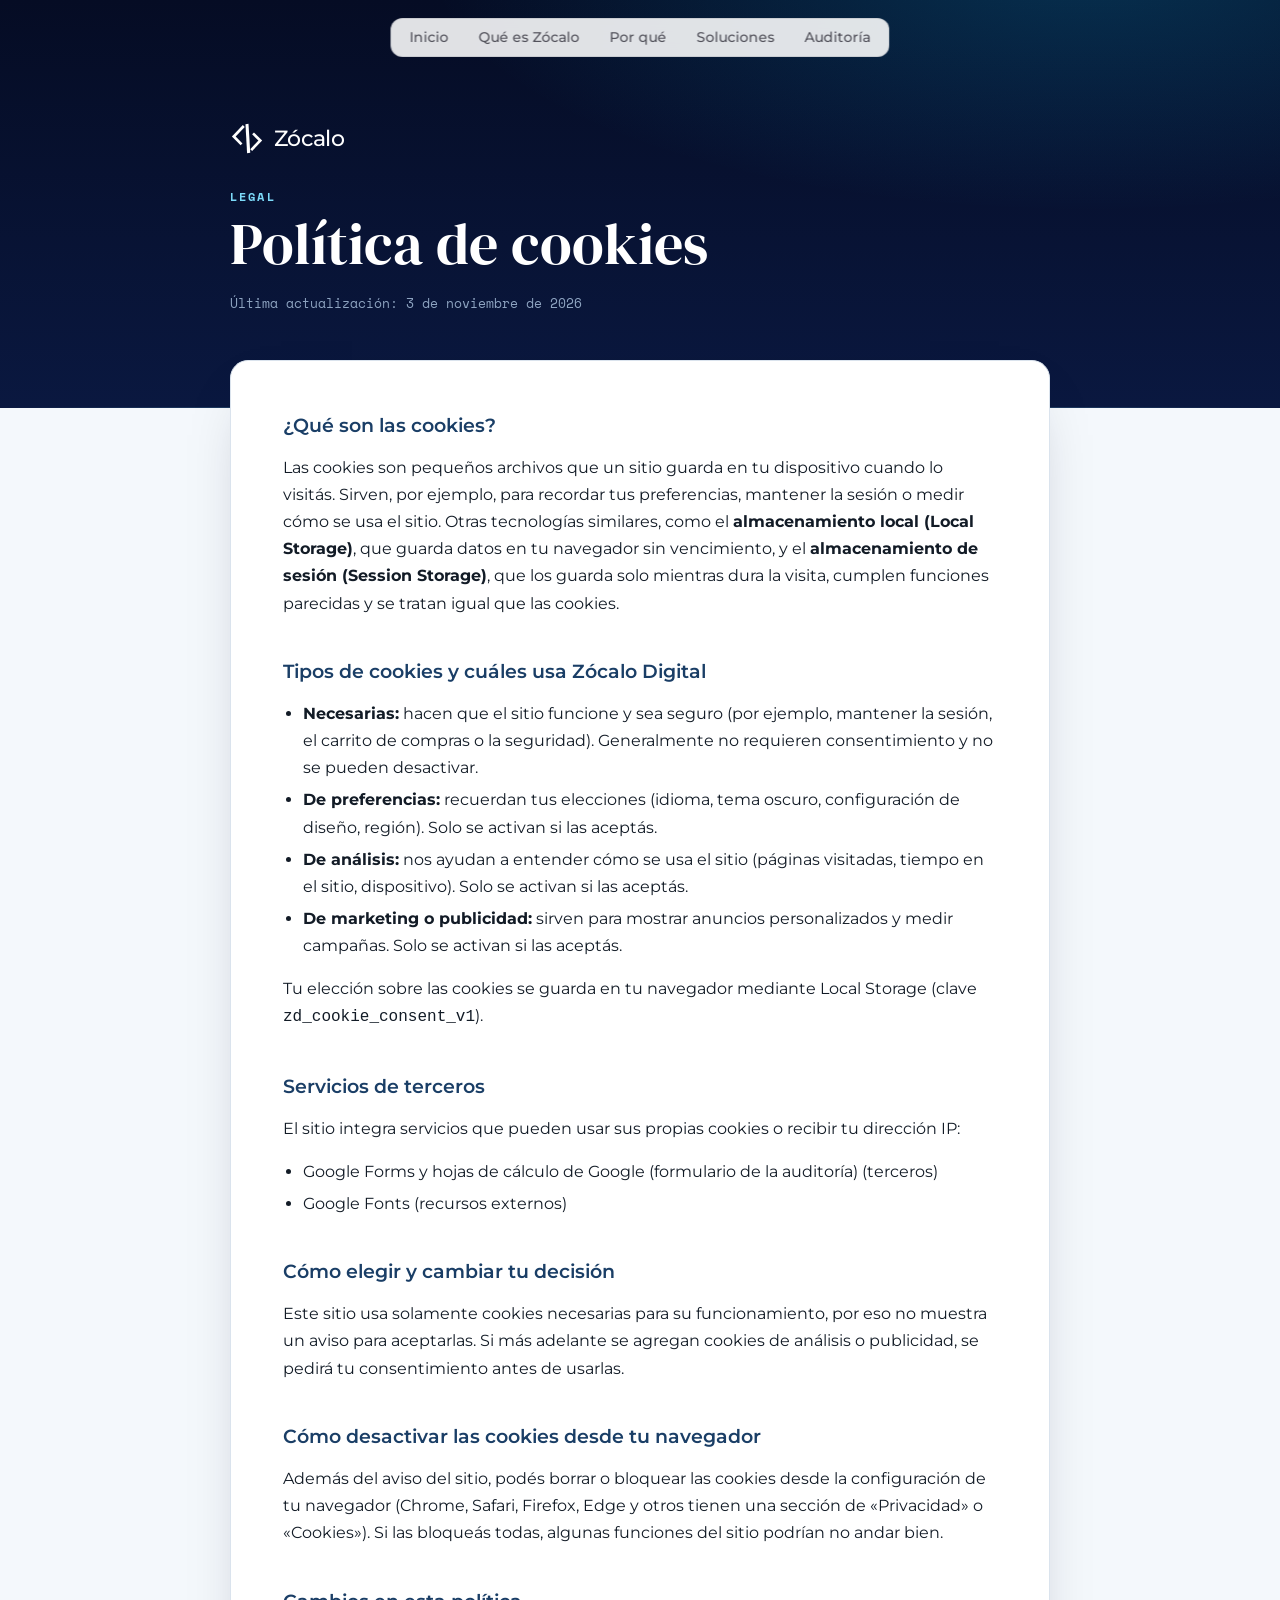
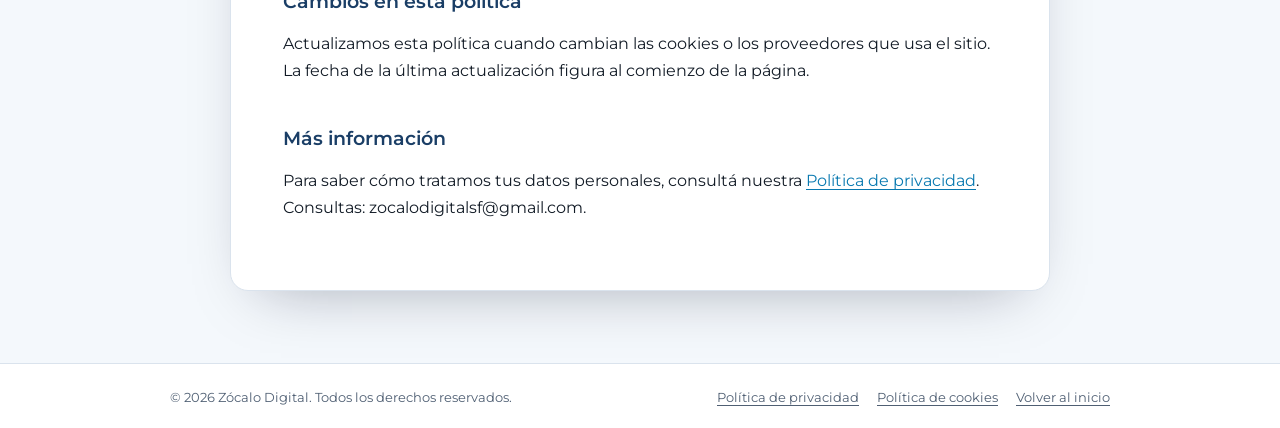
<file: politica-de-cookies.html>
<!doctype html>
<html lang="es-AR"><head><meta charset="utf-8"><meta name="viewport" content="width=device-width,initial-scale=1"><title>Política de cookies | Zócalo Digital</title><meta name="description" content="Política de cookies de Zócalo Digital: qué datos se tratan, para qué y cómo ejercer tus derechos."><meta name="robots" content="index,follow"><link rel="canonical" href="https://zocalodigital.vercel.app/politica-de-cookies"><link rel="icon" href="/favicon.ico" sizes="48x48"><link rel="icon" href="/favicon.svg" type="image/svg+xml"><link rel="icon" href="/favicon-192.png" type="image/png" sizes="192x192"><link rel="apple-touch-icon" href="/apple-touch-icon.png"><link rel="preconnect" href="https://fonts.googleapis.com"><link rel="preconnect" href="https://fonts.gstatic.com" crossorigin><link href="https://fonts.googleapis.com/css2?family=DM+Serif+Display&family=Montserrat:wght@400;500;600;800&family=Space+Mono:wght@400;700&display=swap" rel="stylesheet">
<style>:root{--noche:#050c24;--profundo:#0a1840;--azul-1:#004173;--azul-2:#0979b0;--celeste:#0cb7f2;--hielo:#7cdaf9;--texto:#e4ecf5;--gris:#8ea4c1;--ink:#121b26;--muted:#4f5f73;--line:#dae3ed;--paper:#f4f8fc;--deep:#1a3e66;--sans:"Montserrat",system-ui,sans-serif;--mono:"Space Mono",ui-monospace,"SF Mono",Menlo,monospace;--serif:"DM Serif Display",Georgia,serif}
*,*::before,*::after{box-sizing:border-box}
html{scroll-behavior:smooth}
body{margin:0;background:var(--paper);color:var(--ink);font:16px/1.7 var(--sans);-webkit-font-smoothing:antialiased}
.saltar{position:absolute;left:-999px;top:8px;background:#fff;color:var(--noche);padding:8px 14px;border-radius:8px;z-index:100}
.saltar:focus{left:12px}
.tabs{position:fixed;z-index:50;top:18px;left:50%;transform:translateX(-50%);display:flex;align-items:center;gap:2px;padding:4px;border-radius:12px;background:rgba(255,255,255,.88);border:1px solid rgba(5,12,36,.1);backdrop-filter:blur(8px);max-width:calc(100vw - 24px);overflow-x:auto;scrollbar-width:none}
.tabs::-webkit-scrollbar{display:none}
.tabs__tab{padding:6px 14px;border-radius:8px;font-weight:500;font-size:14px;line-height:1.2;white-space:nowrap;text-decoration:none;color:#52525b;transition:color .3s,background .3s}
.tabs__tab:hover{color:#09090b;background:#f4f4f5}
.tabs__tab:focus-visible,a:focus-visible{outline:2px solid var(--azul-2);outline-offset:2px}
.legal-hero{position:relative;overflow:hidden;background:radial-gradient(1100px 420px at 85% -10%,rgba(12,183,242,.22),transparent 60%),linear-gradient(180deg,var(--noche),var(--profundo));color:var(--texto);padding:120px 20px 96px}
.legal-hero::after{content:"";position:absolute;inset:auto 0 0 0;height:1px;background:linear-gradient(90deg,transparent,rgba(124,218,249,.5),transparent)}
.legal-hero__in{max-width:820px;margin:0 auto}
.legal-hero__brand{display:inline-flex;align-items:center;gap:10px;color:#fff;text-decoration:none;font-weight:500;font-size:22px;letter-spacing:-.03em;margin-bottom:34px}
.legal-hero__eyebrow{margin:0 0 10px;font:700 12px/1 var(--mono);letter-spacing:.18em;text-transform:uppercase;color:var(--hielo)}
.legal-hero h1{margin:0;font:400 clamp(2.2rem,6vw,3.6rem)/1.08 var(--serif);color:#fff}
.legal-hero__fecha{margin:18px 0 0;font:400 13px/1.4 var(--mono);color:var(--gris)}
main.doc{position:relative;max-width:820px;margin:-48px auto 72px;background:#fff;border:1px solid var(--line);border-radius:18px;padding:clamp(22px,5vw,52px);box-shadow:0 24px 60px -30px rgba(5,12,36,.35)}
main.doc h2{margin:2.2em 0 .5em;font-size:1.2rem;line-height:1.3;font-weight:600;color:var(--deep)}
main.doc h2:first-child{margin-top:0}
main.doc p,main.doc li{color:var(--ink)}
main.doc ul,main.doc ol{padding-left:1.25em}
main.doc li{margin:.3em 0}
main.doc a{color:var(--azul-2);text-underline-offset:3px}
main.doc a:hover{color:var(--azul-1)}
table{border-collapse:collapse;width:100%;font-size:.92rem;display:block;overflow-x:auto}
th,td{border:1px solid var(--line);padding:9px 10px;text-align:left;vertical-align:top}
th{background:var(--paper);color:var(--deep);font-weight:600}
mark.completar{background:#fff3b0;padding:0 .25em;border-radius:3px}
.aviso{background:#eef7fd;border-left:4px solid var(--celeste);padding:12px 16px;margin:0 0 24px;font-size:.92rem;border-radius:0 8px 8px 0}
.legal-foot{border-top:1px solid var(--line);background:#fff;color:var(--muted);font-size:13px}
.legal-foot__in{max-width:980px;margin:0 auto;padding:22px 20px;display:flex;gap:12px 24px;justify-content:space-between;flex-wrap:wrap;align-items:center}
.legal-foot p{margin:0}
.legal-foot nav{display:flex;gap:6px 18px;flex-wrap:wrap}
.legal-foot a{color:inherit;text-decoration:underline;text-underline-offset:3px}
.legal-foot a:hover{color:var(--azul-2)}
@media (max-width:640px){.legal-hero{padding:104px 18px 84px}.tabs__tab{padding:6px 10px;font-size:13px}main.doc{margin:-40px 12px 56px}}
@media (prefers-reduced-motion:reduce){html{scroll-behavior:auto}*{transition:none!important}}
</style></head><body>
<a class="saltar" href="#contenido">Saltar al contenido</a>
<nav class="tabs" aria-label="Principal">
  <a class="tabs__tab" href="/">Inicio</a>
  <a class="tabs__tab" href="/#quienes">Qué es Zócalo</a>
  <a class="tabs__tab" href="/#porque">Por qué</a>
  <a class="tabs__tab" href="/#soluciones">Soluciones</a>
  <a class="tabs__tab" href="/#auditoria">Auditoría</a>
</nav>
<header class="legal-hero">
  <div class="legal-hero__in">
    <a class="legal-hero__brand" href="/" aria-label="Zócalo, volver al inicio"><img src="/assets/logo.svg" alt="" width="34" height="33"><span>Zócalo</span></a>
    <p class="legal-hero__eyebrow">Legal</p>
    <h1>Política de cookies</h1>
    <p class="legal-hero__fecha">Última actualización: 3 de noviembre de 2026</p>
  </div>
</header>
<span id="contenido"></span>

<main class="doc">


<h2>¿Qué son las cookies?</h2>
<p>Las cookies son pequeños archivos que un sitio guarda en tu dispositivo cuando lo visitás. Sirven, por ejemplo, para recordar tus preferencias, mantener la sesión o medir cómo se usa el sitio. Otras tecnologías similares, como el <strong>almacenamiento local (Local Storage)</strong>, que guarda datos en tu navegador sin vencimiento, y el <strong>almacenamiento de sesión (Session Storage)</strong>, que los guarda solo mientras dura la visita, cumplen funciones parecidas y se tratan igual que las cookies.</p>
<h2>Tipos de cookies y cuáles usa Zócalo Digital</h2>
<ul><li><strong>Necesarias:</strong> hacen que el sitio funcione y sea seguro (por ejemplo, mantener la sesión, el carrito de compras o la seguridad). Generalmente no requieren consentimiento y no se pueden desactivar.</li><li><strong>De preferencias:</strong> recuerdan tus elecciones (idioma, tema oscuro, configuración de diseño, región). Solo se activan si las aceptás.</li><li><strong>De análisis:</strong> nos ayudan a entender cómo se usa el sitio (páginas visitadas, tiempo en el sitio, dispositivo). Solo se activan si las aceptás.</li><li><strong>De marketing o publicidad:</strong> sirven para mostrar anuncios personalizados y medir campañas. Solo se activan si las aceptás.</li></ul>
<p>Tu elección sobre las cookies se guarda en tu navegador mediante Local Storage (clave <code>zd_cookie_consent_v1</code>).</p>

<h2>Servicios de terceros</h2><p>El sitio integra servicios que pueden usar sus propias cookies o recibir tu dirección IP:</p><ul><li>Google Forms y hojas de cálculo de Google (formulario de la auditoría) (terceros)</li><li>Google Fonts (recursos externos)</li></ul>
<h2>Cómo elegir y cambiar tu decisión</h2>
<p>Este sitio usa solamente cookies necesarias para su funcionamiento, por eso no muestra un aviso para aceptarlas. Si más adelante se agregan cookies de análisis o publicidad, se pedirá tu consentimiento antes de usarlas. </p>
<h2>Cómo desactivar las cookies desde tu navegador</h2>
<p>Además del aviso del sitio, podés borrar o bloquear las cookies desde la configuración de tu navegador (Chrome, Safari, Firefox, Edge y otros tienen una sección de «Privacidad» o «Cookies»). Si las bloqueás todas, algunas funciones del sitio podrían no andar bien.</p>
<h2>Cambios en esta política</h2>
<p>Actualizamos esta política cuando cambian las cookies o los proveedores que usa el sitio. La fecha de la última actualización figura al comienzo de la página.</p>
<h2>Más información</h2>
<p>Para saber cómo tratamos tus datos personales, consultá nuestra <a href="politica-de-privacidad.html">Política de privacidad</a>. Consultas: zocalodigitalsf@gmail.com.</p>
</main>
<footer class="legal-foot">
  <div class="legal-foot__in">
    <p>© 2026 Zócalo Digital. Todos los derechos reservados.</p>
    <nav aria-label="Información legal"><a href="/politica-de-privacidad">Política de privacidad</a><a href="/politica-de-cookies">Política de cookies</a><a href="/">Volver al inicio</a></nav>
  </div>
</footer>
</body></html>
</file>
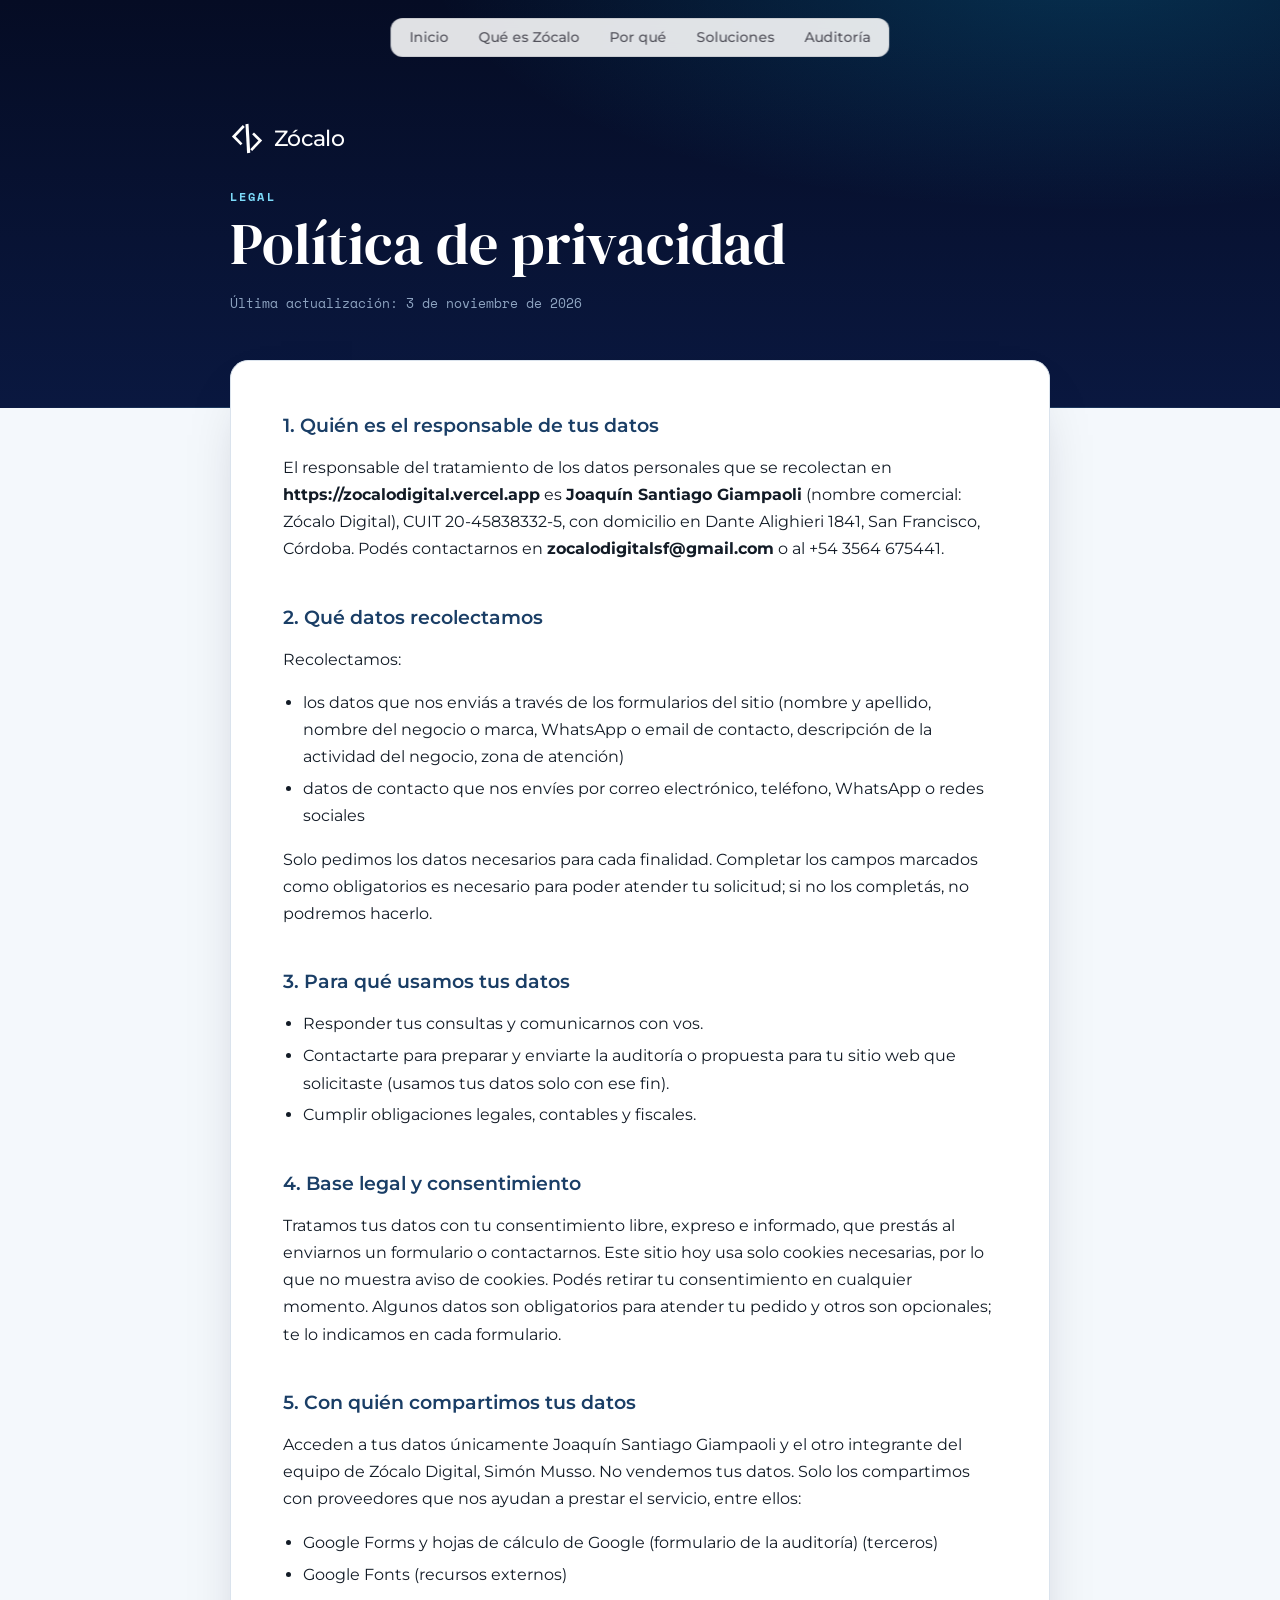
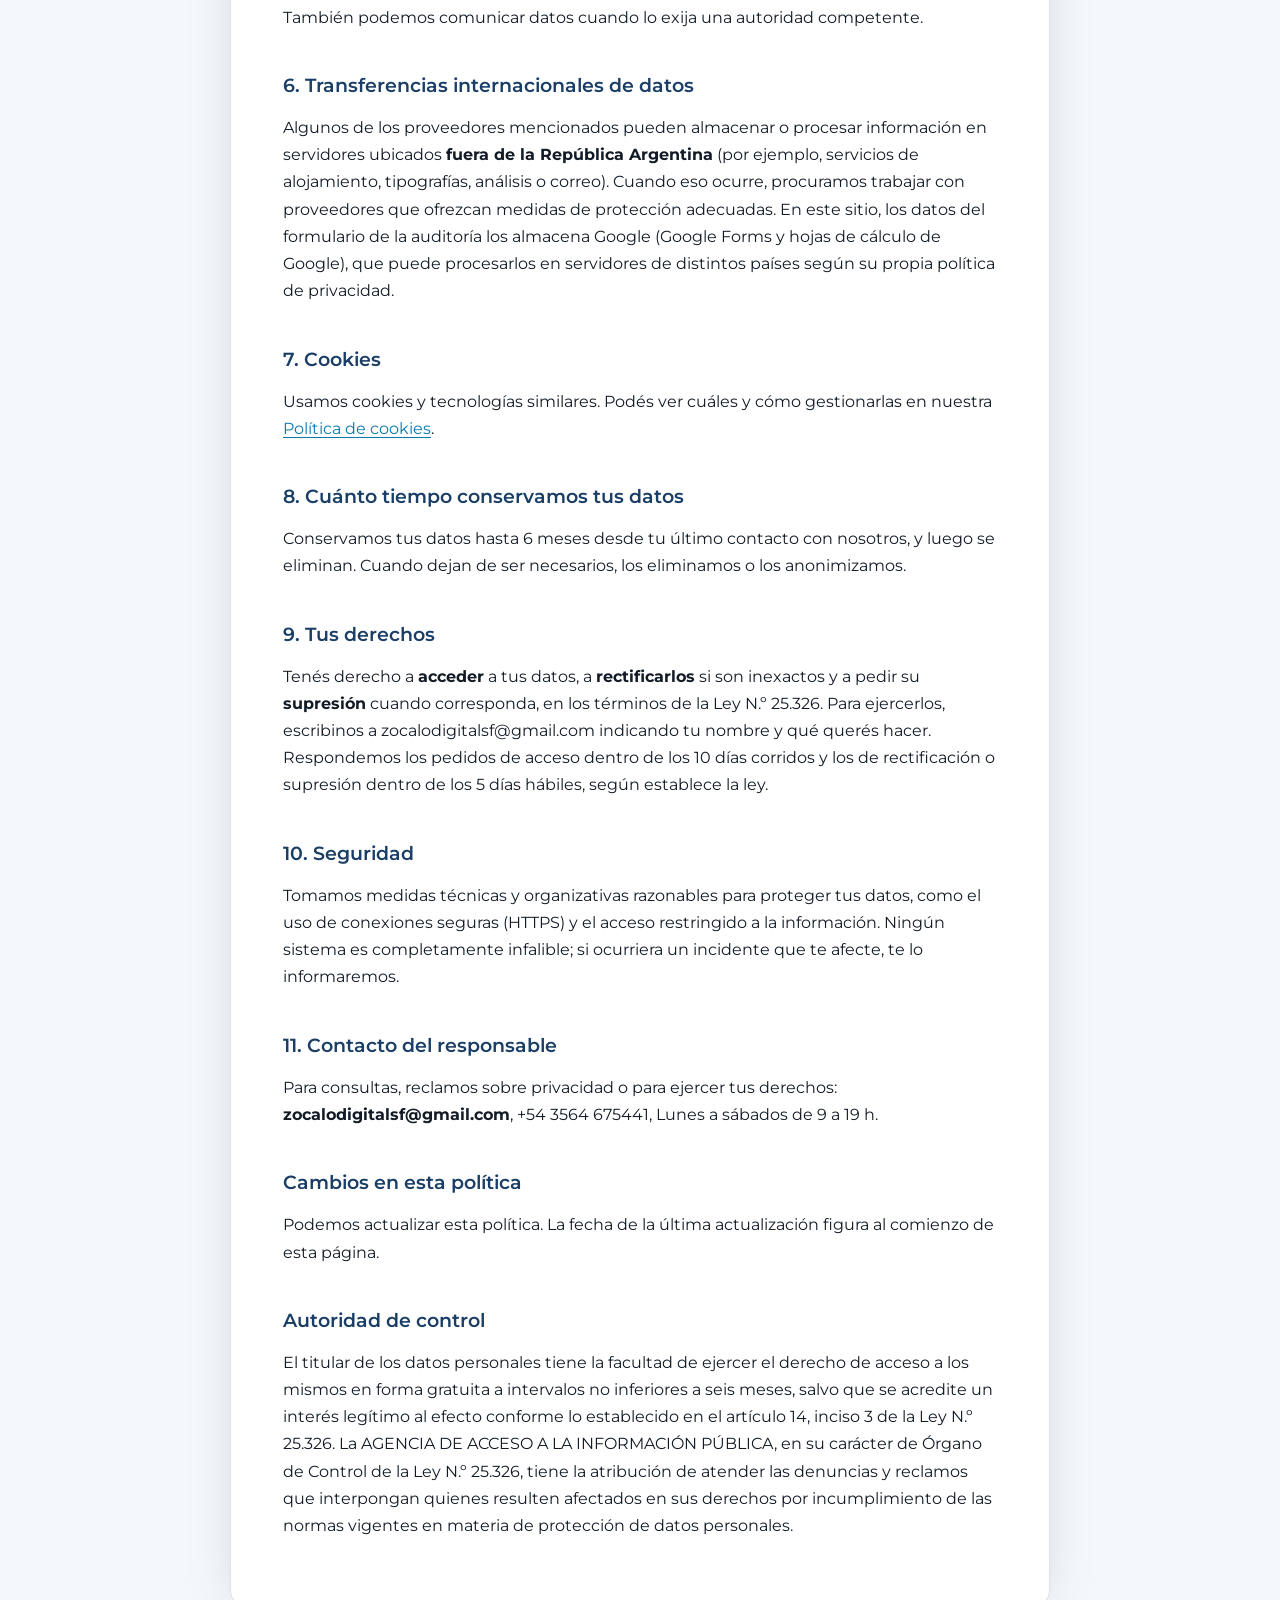
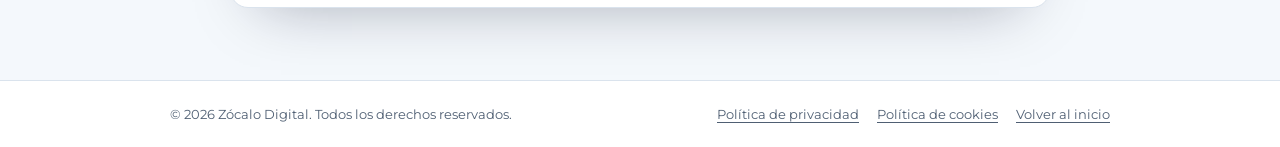
<file: politica-de-privacidad.html>
<!doctype html>
<html lang="es-AR"><head><meta charset="utf-8"><meta name="viewport" content="width=device-width,initial-scale=1"><title>Política de privacidad | Zócalo Digital</title><meta name="description" content="Política de privacidad de Zócalo Digital: qué datos se tratan, para qué y cómo ejercer tus derechos."><meta name="robots" content="index,follow"><link rel="canonical" href="https://zocalodigital.vercel.app/politica-de-privacidad"><link rel="icon" href="/favicon.ico" sizes="48x48"><link rel="icon" href="/favicon.svg" type="image/svg+xml"><link rel="icon" href="/favicon-192.png" type="image/png" sizes="192x192"><link rel="apple-touch-icon" href="/apple-touch-icon.png"><link rel="preconnect" href="https://fonts.googleapis.com"><link rel="preconnect" href="https://fonts.gstatic.com" crossorigin><link href="https://fonts.googleapis.com/css2?family=DM+Serif+Display&family=Montserrat:wght@400;500;600;800&family=Space+Mono:wght@400;700&display=swap" rel="stylesheet">
<style>:root{--noche:#050c24;--profundo:#0a1840;--azul-1:#004173;--azul-2:#0979b0;--celeste:#0cb7f2;--hielo:#7cdaf9;--texto:#e4ecf5;--gris:#8ea4c1;--ink:#121b26;--muted:#4f5f73;--line:#dae3ed;--paper:#f4f8fc;--deep:#1a3e66;--sans:"Montserrat",system-ui,sans-serif;--mono:"Space Mono",ui-monospace,"SF Mono",Menlo,monospace;--serif:"DM Serif Display",Georgia,serif}
*,*::before,*::after{box-sizing:border-box}
html{scroll-behavior:smooth}
body{margin:0;background:var(--paper);color:var(--ink);font:16px/1.7 var(--sans);-webkit-font-smoothing:antialiased}
.saltar{position:absolute;left:-999px;top:8px;background:#fff;color:var(--noche);padding:8px 14px;border-radius:8px;z-index:100}
.saltar:focus{left:12px}
.tabs{position:fixed;z-index:50;top:18px;left:50%;transform:translateX(-50%);display:flex;align-items:center;gap:2px;padding:4px;border-radius:12px;background:rgba(255,255,255,.88);border:1px solid rgba(5,12,36,.1);backdrop-filter:blur(8px);max-width:calc(100vw - 24px);overflow-x:auto;scrollbar-width:none}
.tabs::-webkit-scrollbar{display:none}
.tabs__tab{padding:6px 14px;border-radius:8px;font-weight:500;font-size:14px;line-height:1.2;white-space:nowrap;text-decoration:none;color:#52525b;transition:color .3s,background .3s}
.tabs__tab:hover{color:#09090b;background:#f4f4f5}
.tabs__tab:focus-visible,a:focus-visible{outline:2px solid var(--azul-2);outline-offset:2px}
.legal-hero{position:relative;overflow:hidden;background:radial-gradient(1100px 420px at 85% -10%,rgba(12,183,242,.22),transparent 60%),linear-gradient(180deg,var(--noche),var(--profundo));color:var(--texto);padding:120px 20px 96px}
.legal-hero::after{content:"";position:absolute;inset:auto 0 0 0;height:1px;background:linear-gradient(90deg,transparent,rgba(124,218,249,.5),transparent)}
.legal-hero__in{max-width:820px;margin:0 auto}
.legal-hero__brand{display:inline-flex;align-items:center;gap:10px;color:#fff;text-decoration:none;font-weight:500;font-size:22px;letter-spacing:-.03em;margin-bottom:34px}
.legal-hero__eyebrow{margin:0 0 10px;font:700 12px/1 var(--mono);letter-spacing:.18em;text-transform:uppercase;color:var(--hielo)}
.legal-hero h1{margin:0;font:400 clamp(2.2rem,6vw,3.6rem)/1.08 var(--serif);color:#fff}
.legal-hero__fecha{margin:18px 0 0;font:400 13px/1.4 var(--mono);color:var(--gris)}
main.doc{position:relative;max-width:820px;margin:-48px auto 72px;background:#fff;border:1px solid var(--line);border-radius:18px;padding:clamp(22px,5vw,52px);box-shadow:0 24px 60px -30px rgba(5,12,36,.35)}
main.doc h2{margin:2.2em 0 .5em;font-size:1.2rem;line-height:1.3;font-weight:600;color:var(--deep)}
main.doc h2:first-child{margin-top:0}
main.doc p,main.doc li{color:var(--ink)}
main.doc ul,main.doc ol{padding-left:1.25em}
main.doc li{margin:.3em 0}
main.doc a{color:var(--azul-2);text-underline-offset:3px}
main.doc a:hover{color:var(--azul-1)}
table{border-collapse:collapse;width:100%;font-size:.92rem;display:block;overflow-x:auto}
th,td{border:1px solid var(--line);padding:9px 10px;text-align:left;vertical-align:top}
th{background:var(--paper);color:var(--deep);font-weight:600}
mark.completar{background:#fff3b0;padding:0 .25em;border-radius:3px}
.aviso{background:#eef7fd;border-left:4px solid var(--celeste);padding:12px 16px;margin:0 0 24px;font-size:.92rem;border-radius:0 8px 8px 0}
.legal-foot{border-top:1px solid var(--line);background:#fff;color:var(--muted);font-size:13px}
.legal-foot__in{max-width:980px;margin:0 auto;padding:22px 20px;display:flex;gap:12px 24px;justify-content:space-between;flex-wrap:wrap;align-items:center}
.legal-foot p{margin:0}
.legal-foot nav{display:flex;gap:6px 18px;flex-wrap:wrap}
.legal-foot a{color:inherit;text-decoration:underline;text-underline-offset:3px}
.legal-foot a:hover{color:var(--azul-2)}
@media (max-width:640px){.legal-hero{padding:104px 18px 84px}.tabs__tab{padding:6px 10px;font-size:13px}main.doc{margin:-40px 12px 56px}}
@media (prefers-reduced-motion:reduce){html{scroll-behavior:auto}*{transition:none!important}}
</style></head><body>
<a class="saltar" href="#contenido">Saltar al contenido</a>
<nav class="tabs" aria-label="Principal">
  <a class="tabs__tab" href="/">Inicio</a>
  <a class="tabs__tab" href="/#quienes">Qué es Zócalo</a>
  <a class="tabs__tab" href="/#porque">Por qué</a>
  <a class="tabs__tab" href="/#soluciones">Soluciones</a>
  <a class="tabs__tab" href="/#auditoria">Auditoría</a>
</nav>
<header class="legal-hero">
  <div class="legal-hero__in">
    <a class="legal-hero__brand" href="/" aria-label="Zócalo, volver al inicio"><img src="/assets/logo.svg" alt="" width="34" height="33"><span>Zócalo</span></a>
    <p class="legal-hero__eyebrow">Legal</p>
    <h1>Política de privacidad</h1>
    <p class="legal-hero__fecha">Última actualización: 3 de noviembre de 2026</p>
  </div>
</header>
<span id="contenido"></span>

<main class="doc">


<h2>1. Quién es el responsable de tus datos</h2>
<p>El responsable del tratamiento de los datos personales que se recolectan en <strong>https://zocalodigital.vercel.app</strong> es <strong>Joaquín Santiago Giampaoli</strong> (nombre comercial: Zócalo Digital), CUIT 20-45838332-5, con domicilio en Dante Alighieri 1841, San Francisco, Córdoba. Podés contactarnos en <strong>zocalodigitalsf@gmail.com</strong> o al +54 3564 675441.</p>
<h2>2. Qué datos recolectamos</h2>
<p>Recolectamos:</p><ul><li>los datos que nos enviás a través de los formularios del sitio (nombre y apellido, nombre del negocio o marca, WhatsApp o email de contacto, descripción de la actividad del negocio, zona de atención)</li><li>datos de contacto que nos envíes por correo electrónico, teléfono, WhatsApp o redes sociales</li></ul>
<p>Solo pedimos los datos necesarios para cada finalidad. Completar los campos marcados como obligatorios es necesario para poder atender tu solicitud; si no los completás, no podremos hacerlo.</p>
<h2>3. Para qué usamos tus datos</h2><ul><li>Responder tus consultas y comunicarnos con vos.</li><li>Contactarte para preparar y enviarte la auditoría o propuesta para tu sitio web que solicitaste (usamos tus datos solo con ese fin).</li><li>Cumplir obligaciones legales, contables y fiscales.</li></ul>
<h2>4. Base legal y consentimiento</h2>
<p>Tratamos tus datos con tu consentimiento libre, expreso e informado, que prestás al enviarnos un formulario o contactarnos. Este sitio hoy usa solo cookies necesarias, por lo que no muestra aviso de cookies. Podés retirar tu consentimiento en cualquier momento. Algunos datos son obligatorios para atender tu pedido y otros son opcionales; te lo indicamos en cada formulario.</p>
<h2>5. Con quién compartimos tus datos</h2>
<p>Acceden a tus datos únicamente Joaquín Santiago Giampaoli y el otro integrante del equipo de Zócalo Digital, Simón Musso. No vendemos tus datos. Solo los compartimos con proveedores que nos ayudan a prestar el servicio, entre ellos:</p><ul><li>Google Forms y hojas de cálculo de Google (formulario de la auditoría) (terceros)</li><li>Google Fonts (recursos externos)</li></ul>
<p>También podemos comunicar datos cuando lo exija una autoridad competente.</p>
<h2>6. Transferencias internacionales de datos</h2>
<p>Algunos de los proveedores mencionados pueden almacenar o procesar información en servidores ubicados <strong>fuera de la República Argentina</strong> (por ejemplo, servicios de alojamiento, tipografías, análisis o correo). Cuando eso ocurre, procuramos trabajar con proveedores que ofrezcan medidas de protección adecuadas. En este sitio, los datos del formulario de la auditoría los almacena Google (Google Forms y hojas de cálculo de Google), que puede procesarlos en servidores de distintos países según su propia política de privacidad.</p>
<h2>7. Cookies</h2>
<p>Usamos cookies y tecnologías similares. Podés ver cuáles y cómo gestionarlas en nuestra <a href="politica-de-cookies.html">Política de cookies</a>.</p>
<h2>8. Cuánto tiempo conservamos tus datos</h2>
<p>Conservamos tus datos hasta 6 meses desde tu último contacto con nosotros, y luego se eliminan. Cuando dejan de ser necesarios, los eliminamos o los anonimizamos.</p>
<h2>9. Tus derechos</h2>
<p>Tenés derecho a <strong>acceder</strong> a tus datos, a <strong>rectificarlos</strong> si son inexactos y a pedir su <strong>supresión</strong> cuando corresponda, en los términos de la Ley N.º 25.326. Para ejercerlos, escribinos a zocalodigitalsf@gmail.com indicando tu nombre y qué querés hacer. Respondemos los pedidos de acceso dentro de los 10 días corridos y los de rectificación o supresión dentro de los 5 días hábiles, según establece la ley.</p>
<h2>10. Seguridad</h2>
<p>Tomamos medidas técnicas y organizativas razonables para proteger tus datos, como el uso de conexiones seguras (HTTPS) y el acceso restringido a la información. Ningún sistema es completamente infalible; si ocurriera un incidente que te afecte, te lo informaremos.</p>
<h2>11. Contacto del responsable</h2>
<p>Para consultas, reclamos sobre privacidad o para ejercer tus derechos: <strong>zocalodigitalsf@gmail.com</strong>, +54 3564 675441, Lunes a sábados de 9 a 19 h.</p>


<h2>Cambios en esta política</h2>
<p>Podemos actualizar esta política. La fecha de la última actualización figura al comienzo de esta página.</p>
<h2>Autoridad de control</h2>
<p>El titular de los datos personales tiene la facultad de ejercer el derecho de acceso a los mismos en forma gratuita a intervalos no inferiores a seis meses, salvo que se acredite un interés legítimo al efecto conforme lo establecido en el artículo 14, inciso 3 de la Ley N.º 25.326. La AGENCIA DE ACCESO A LA INFORMACIÓN PÚBLICA, en su carácter de Órgano de Control de la Ley N.º 25.326, tiene la atribución de atender las denuncias y reclamos que interpongan quienes resulten afectados en sus derechos por incumplimiento de las normas vigentes en materia de protección de datos personales.</p>
</main>
<footer class="legal-foot">
  <div class="legal-foot__in">
    <p>© 2026 Zócalo Digital. Todos los derechos reservados.</p>
    <nav aria-label="Información legal"><a href="/politica-de-privacidad">Política de privacidad</a><a href="/politica-de-cookies">Política de cookies</a><a href="/">Volver al inicio</a></nav>
  </div>
</footer>
</body></html>
</file>
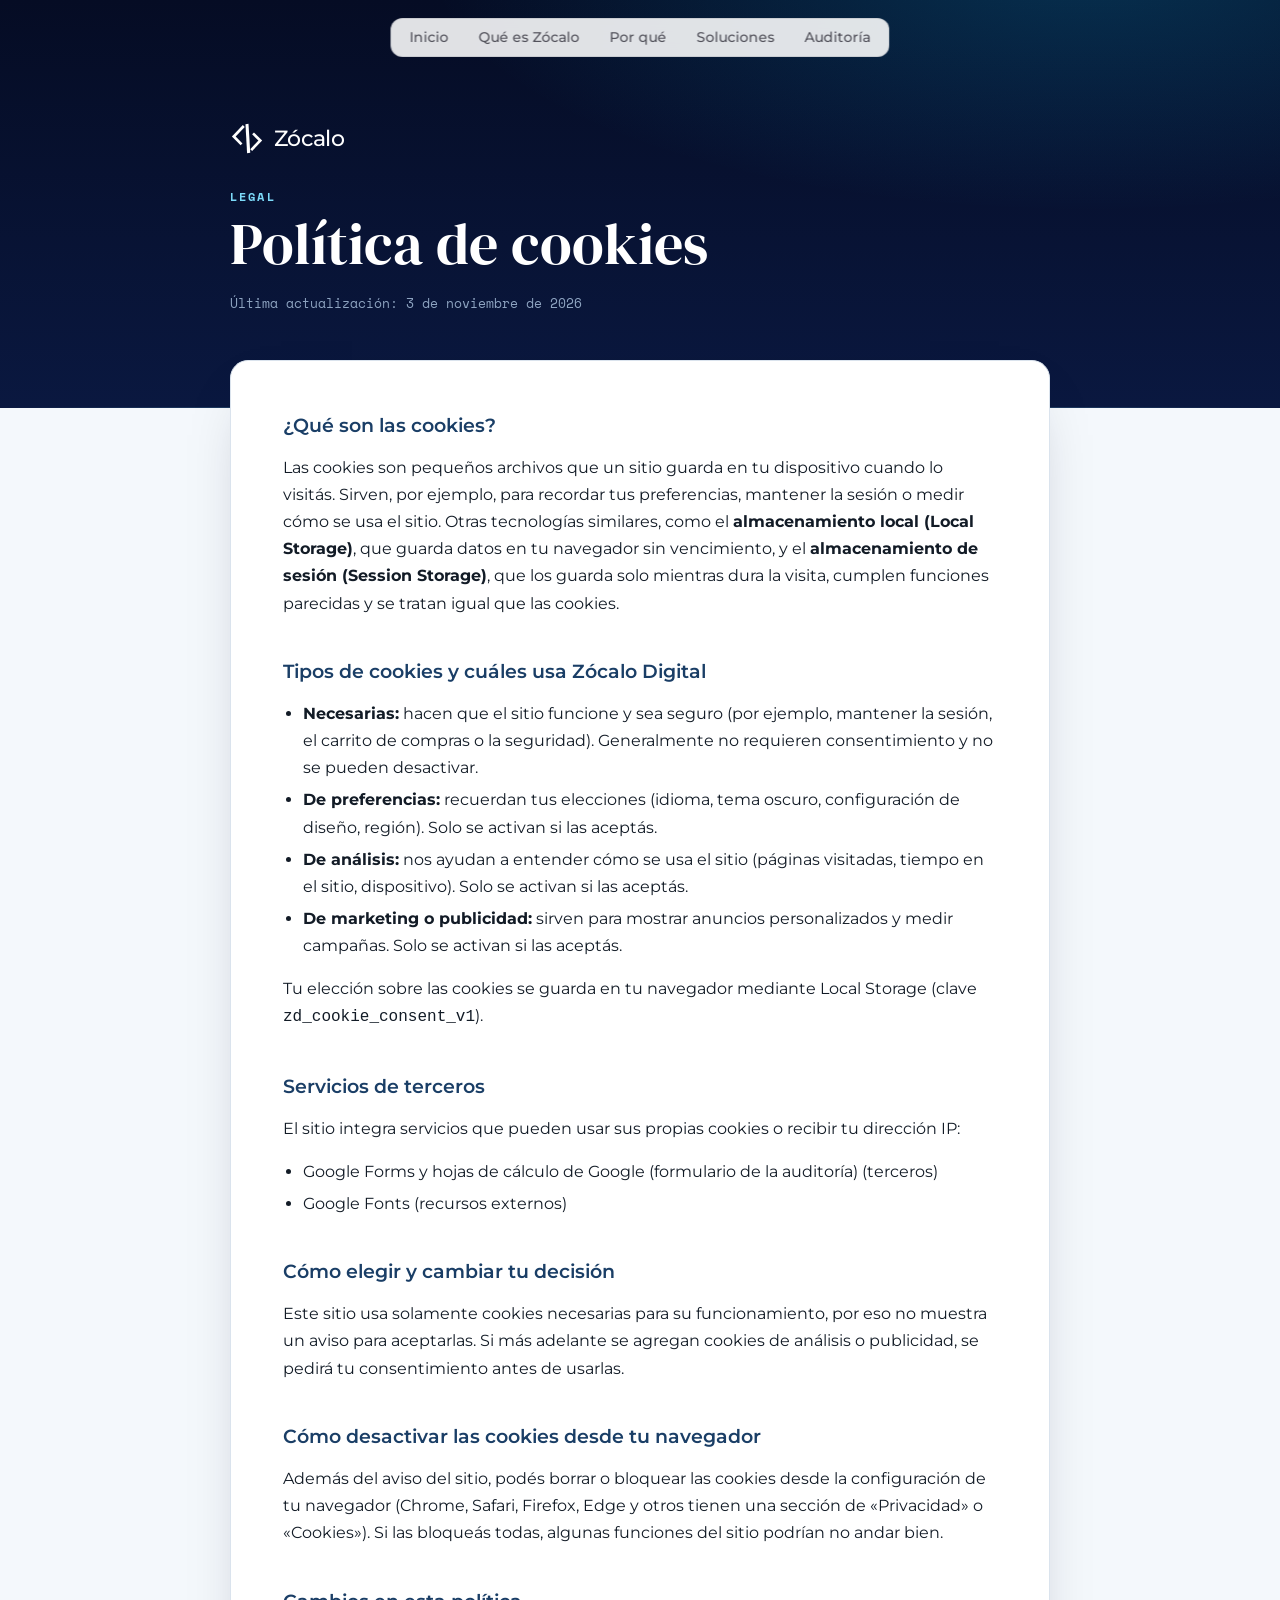
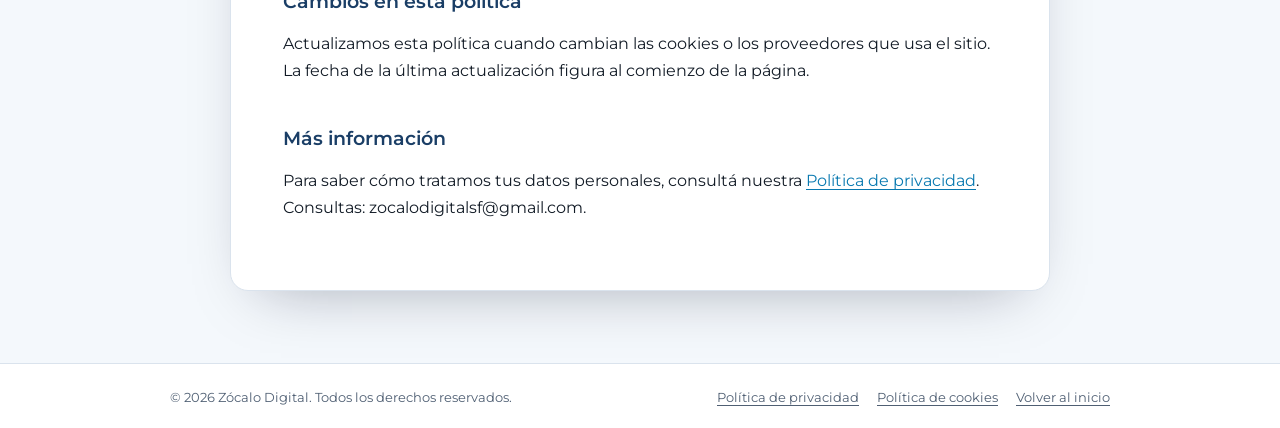
<file: _respaldos/seo-antes-2026-11-04/politica-de-cookies.html>
<!doctype html>
<html lang="es-AR"><head><meta charset="utf-8"><meta name="viewport" content="width=device-width,initial-scale=1"><title>Política de cookies | Zócalo Digital</title><meta name="description" content="Política de cookies de Zócalo Digital: qué datos se tratan, para qué y cómo ejercer tus derechos."><meta name="robots" content="index,follow"><link rel="icon" href="/assets/logo.svg" type="image/svg+xml"><link rel="preconnect" href="https://fonts.googleapis.com"><link rel="preconnect" href="https://fonts.gstatic.com" crossorigin><link href="https://fonts.googleapis.com/css2?family=DM+Serif+Display&family=Montserrat:wght@400;500;600;800&family=Space+Mono:wght@400;700&display=swap" rel="stylesheet">
<style>:root{--noche:#050c24;--profundo:#0a1840;--azul-1:#004173;--azul-2:#0979b0;--celeste:#0cb7f2;--hielo:#7cdaf9;--texto:#e4ecf5;--gris:#8ea4c1;--ink:#121b26;--muted:#4f5f73;--line:#dae3ed;--paper:#f4f8fc;--deep:#1a3e66;--sans:"Montserrat",system-ui,sans-serif;--mono:"Space Mono",ui-monospace,"SF Mono",Menlo,monospace;--serif:"DM Serif Display",Georgia,serif}
*,*::before,*::after{box-sizing:border-box}
html{scroll-behavior:smooth}
body{margin:0;background:var(--paper);color:var(--ink);font:16px/1.7 var(--sans);-webkit-font-smoothing:antialiased}
.saltar{position:absolute;left:-999px;top:8px;background:#fff;color:var(--noche);padding:8px 14px;border-radius:8px;z-index:100}
.saltar:focus{left:12px}
.tabs{position:fixed;z-index:50;top:18px;left:50%;transform:translateX(-50%);display:flex;align-items:center;gap:2px;padding:4px;border-radius:12px;background:rgba(255,255,255,.88);border:1px solid rgba(5,12,36,.1);backdrop-filter:blur(8px);max-width:calc(100vw - 24px);overflow-x:auto;scrollbar-width:none}
.tabs::-webkit-scrollbar{display:none}
.tabs__tab{padding:6px 14px;border-radius:8px;font-weight:500;font-size:14px;line-height:1.2;white-space:nowrap;text-decoration:none;color:#52525b;transition:color .3s,background .3s}
.tabs__tab:hover{color:#09090b;background:#f4f4f5}
.tabs__tab:focus-visible,a:focus-visible{outline:2px solid var(--azul-2);outline-offset:2px}
.legal-hero{position:relative;overflow:hidden;background:radial-gradient(1100px 420px at 85% -10%,rgba(12,183,242,.22),transparent 60%),linear-gradient(180deg,var(--noche),var(--profundo));color:var(--texto);padding:120px 20px 96px}
.legal-hero::after{content:"";position:absolute;inset:auto 0 0 0;height:1px;background:linear-gradient(90deg,transparent,rgba(124,218,249,.5),transparent)}
.legal-hero__in{max-width:820px;margin:0 auto}
.legal-hero__brand{display:inline-flex;align-items:center;gap:10px;color:#fff;text-decoration:none;font-weight:500;font-size:22px;letter-spacing:-.03em;margin-bottom:34px}
.legal-hero__eyebrow{margin:0 0 10px;font:700 12px/1 var(--mono);letter-spacing:.18em;text-transform:uppercase;color:var(--hielo)}
.legal-hero h1{margin:0;font:400 clamp(2.2rem,6vw,3.6rem)/1.08 var(--serif);color:#fff}
.legal-hero__fecha{margin:18px 0 0;font:400 13px/1.4 var(--mono);color:var(--gris)}
main.doc{position:relative;max-width:820px;margin:-48px auto 72px;background:#fff;border:1px solid var(--line);border-radius:18px;padding:clamp(22px,5vw,52px);box-shadow:0 24px 60px -30px rgba(5,12,36,.35)}
main.doc h2{margin:2.2em 0 .5em;font-size:1.2rem;line-height:1.3;font-weight:600;color:var(--deep)}
main.doc h2:first-child{margin-top:0}
main.doc p,main.doc li{color:var(--ink)}
main.doc ul,main.doc ol{padding-left:1.25em}
main.doc li{margin:.3em 0}
main.doc a{color:var(--azul-2);text-underline-offset:3px}
main.doc a:hover{color:var(--azul-1)}
table{border-collapse:collapse;width:100%;font-size:.92rem;display:block;overflow-x:auto}
th,td{border:1px solid var(--line);padding:9px 10px;text-align:left;vertical-align:top}
th{background:var(--paper);color:var(--deep);font-weight:600}
mark.completar{background:#fff3b0;padding:0 .25em;border-radius:3px}
.aviso{background:#eef7fd;border-left:4px solid var(--celeste);padding:12px 16px;margin:0 0 24px;font-size:.92rem;border-radius:0 8px 8px 0}
.legal-foot{border-top:1px solid var(--line);background:#fff;color:var(--muted);font-size:13px}
.legal-foot__in{max-width:980px;margin:0 auto;padding:22px 20px;display:flex;gap:12px 24px;justify-content:space-between;flex-wrap:wrap;align-items:center}
.legal-foot p{margin:0}
.legal-foot nav{display:flex;gap:6px 18px;flex-wrap:wrap}
.legal-foot a{color:inherit;text-decoration:underline;text-underline-offset:3px}
.legal-foot a:hover{color:var(--azul-2)}
@media (max-width:640px){.legal-hero{padding:104px 18px 84px}.tabs__tab{padding:6px 10px;font-size:13px}main.doc{margin:-40px 12px 56px}}
@media (prefers-reduced-motion:reduce){html{scroll-behavior:auto}*{transition:none!important}}
</style></head><body>
<a class="saltar" href="#contenido">Saltar al contenido</a>
<nav class="tabs" aria-label="Principal">
  <a class="tabs__tab" href="/">Inicio</a>
  <a class="tabs__tab" href="/#quienes">Qué es Zócalo</a>
  <a class="tabs__tab" href="/#porque">Por qué</a>
  <a class="tabs__tab" href="/#soluciones">Soluciones</a>
  <a class="tabs__tab" href="/#auditoria">Auditoría</a>
</nav>
<header class="legal-hero">
  <div class="legal-hero__in">
    <a class="legal-hero__brand" href="/" aria-label="Zócalo, volver al inicio"><img src="/assets/logo.svg" alt="" width="34" height="33"><span>Zócalo</span></a>
    <p class="legal-hero__eyebrow">Legal</p>
    <h1>Política de cookies</h1>
    <p class="legal-hero__fecha">Última actualización: 3 de noviembre de 2026</p>
  </div>
</header>
<span id="contenido"></span>

<main class="doc">


<h2>¿Qué son las cookies?</h2>
<p>Las cookies son pequeños archivos que un sitio guarda en tu dispositivo cuando lo visitás. Sirven, por ejemplo, para recordar tus preferencias, mantener la sesión o medir cómo se usa el sitio. Otras tecnologías similares, como el <strong>almacenamiento local (Local Storage)</strong>, que guarda datos en tu navegador sin vencimiento, y el <strong>almacenamiento de sesión (Session Storage)</strong>, que los guarda solo mientras dura la visita, cumplen funciones parecidas y se tratan igual que las cookies.</p>
<h2>Tipos de cookies y cuáles usa Zócalo Digital</h2>
<ul><li><strong>Necesarias:</strong> hacen que el sitio funcione y sea seguro (por ejemplo, mantener la sesión, el carrito de compras o la seguridad). Generalmente no requieren consentimiento y no se pueden desactivar.</li><li><strong>De preferencias:</strong> recuerdan tus elecciones (idioma, tema oscuro, configuración de diseño, región). Solo se activan si las aceptás.</li><li><strong>De análisis:</strong> nos ayudan a entender cómo se usa el sitio (páginas visitadas, tiempo en el sitio, dispositivo). Solo se activan si las aceptás.</li><li><strong>De marketing o publicidad:</strong> sirven para mostrar anuncios personalizados y medir campañas. Solo se activan si las aceptás.</li></ul>
<p>Tu elección sobre las cookies se guarda en tu navegador mediante Local Storage (clave <code>zd_cookie_consent_v1</code>).</p>

<h2>Servicios de terceros</h2><p>El sitio integra servicios que pueden usar sus propias cookies o recibir tu dirección IP:</p><ul><li>Google Forms y hojas de cálculo de Google (formulario de la auditoría) (terceros)</li><li>Google Fonts (recursos externos)</li></ul>
<h2>Cómo elegir y cambiar tu decisión</h2>
<p>Este sitio usa solamente cookies necesarias para su funcionamiento, por eso no muestra un aviso para aceptarlas. Si más adelante se agregan cookies de análisis o publicidad, se pedirá tu consentimiento antes de usarlas. </p>
<h2>Cómo desactivar las cookies desde tu navegador</h2>
<p>Además del aviso del sitio, podés borrar o bloquear las cookies desde la configuración de tu navegador (Chrome, Safari, Firefox, Edge y otros tienen una sección de «Privacidad» o «Cookies»). Si las bloqueás todas, algunas funciones del sitio podrían no andar bien.</p>
<h2>Cambios en esta política</h2>
<p>Actualizamos esta política cuando cambian las cookies o los proveedores que usa el sitio. La fecha de la última actualización figura al comienzo de la página.</p>
<h2>Más información</h2>
<p>Para saber cómo tratamos tus datos personales, consultá nuestra <a href="politica-de-privacidad.html">Política de privacidad</a>. Consultas: zocalodigitalsf@gmail.com.</p>
</main>
<footer class="legal-foot">
  <div class="legal-foot__in">
    <p>© 2026 Zócalo Digital. Todos los derechos reservados.</p>
    <nav aria-label="Información legal"><a href="/politica-de-privacidad">Política de privacidad</a><a href="/politica-de-cookies">Política de cookies</a><a href="/">Volver al inicio</a></nav>
  </div>
</footer>
</body></html>
</file>
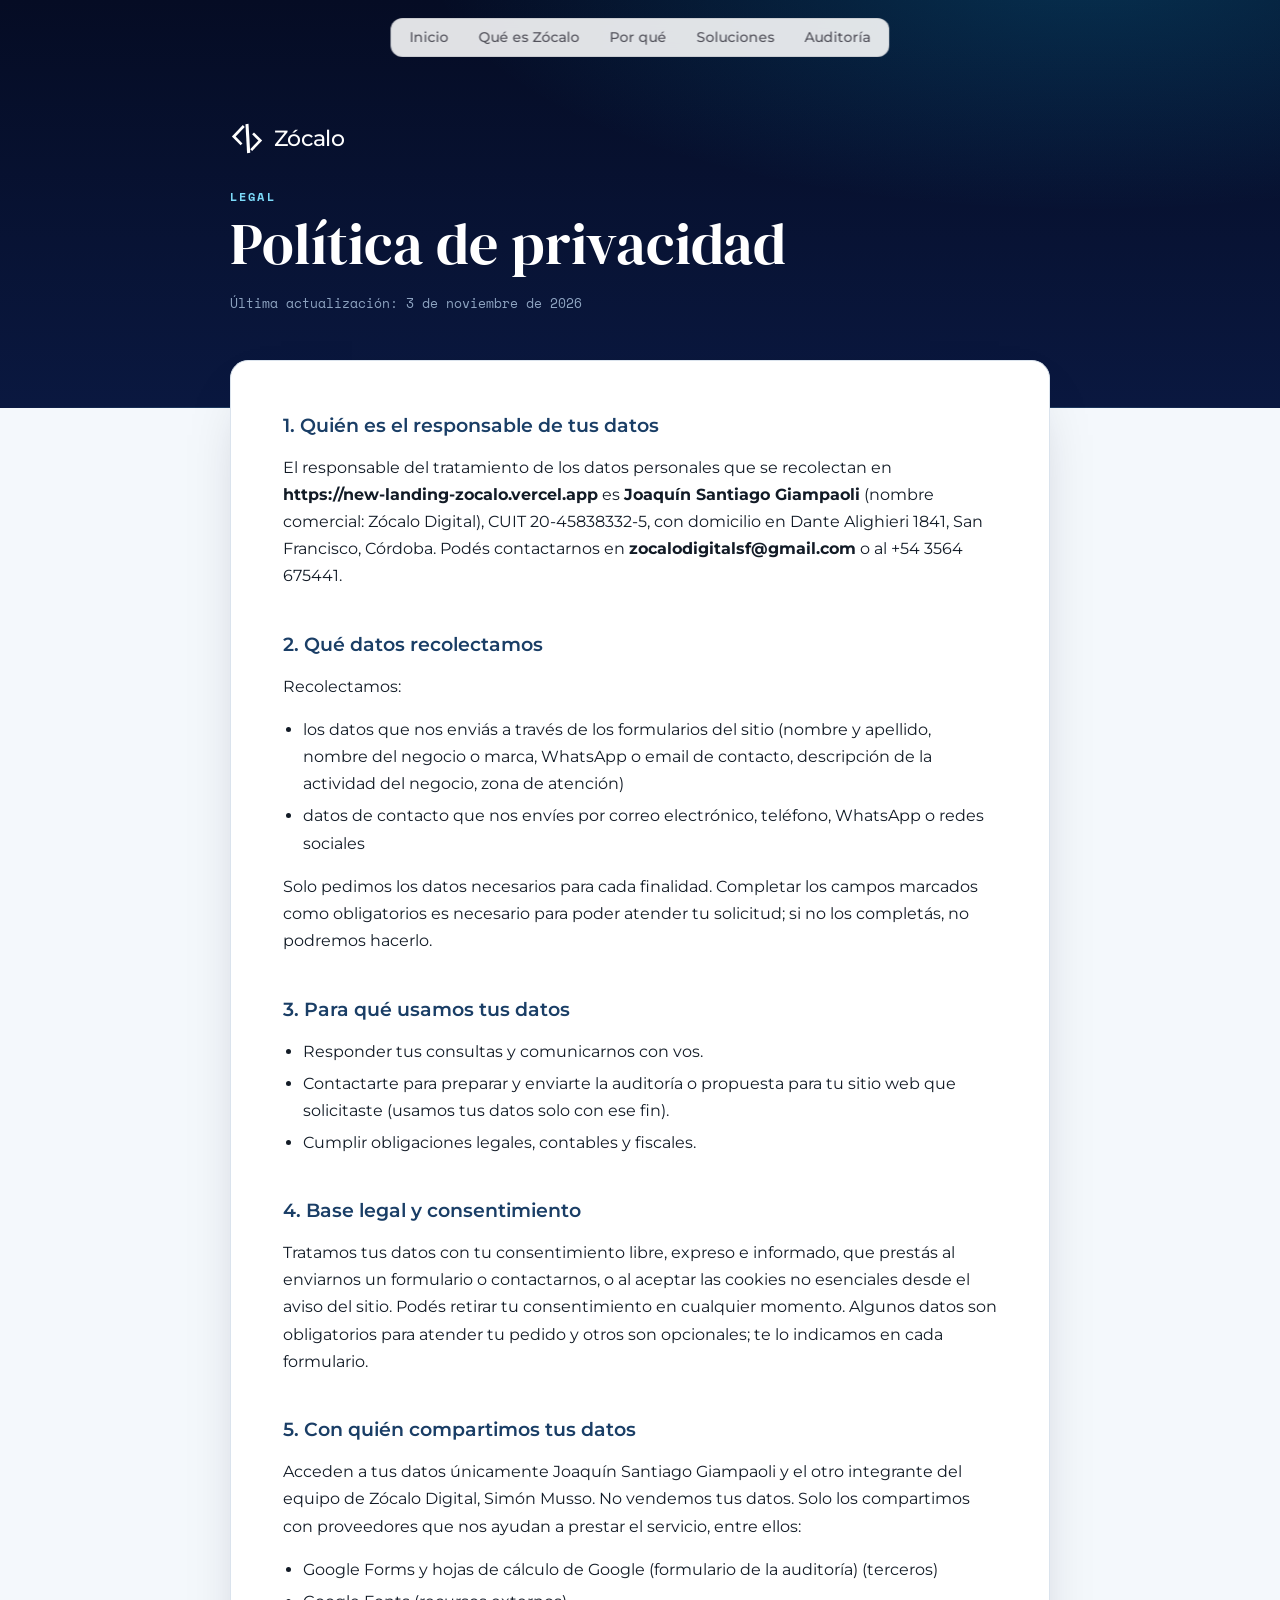
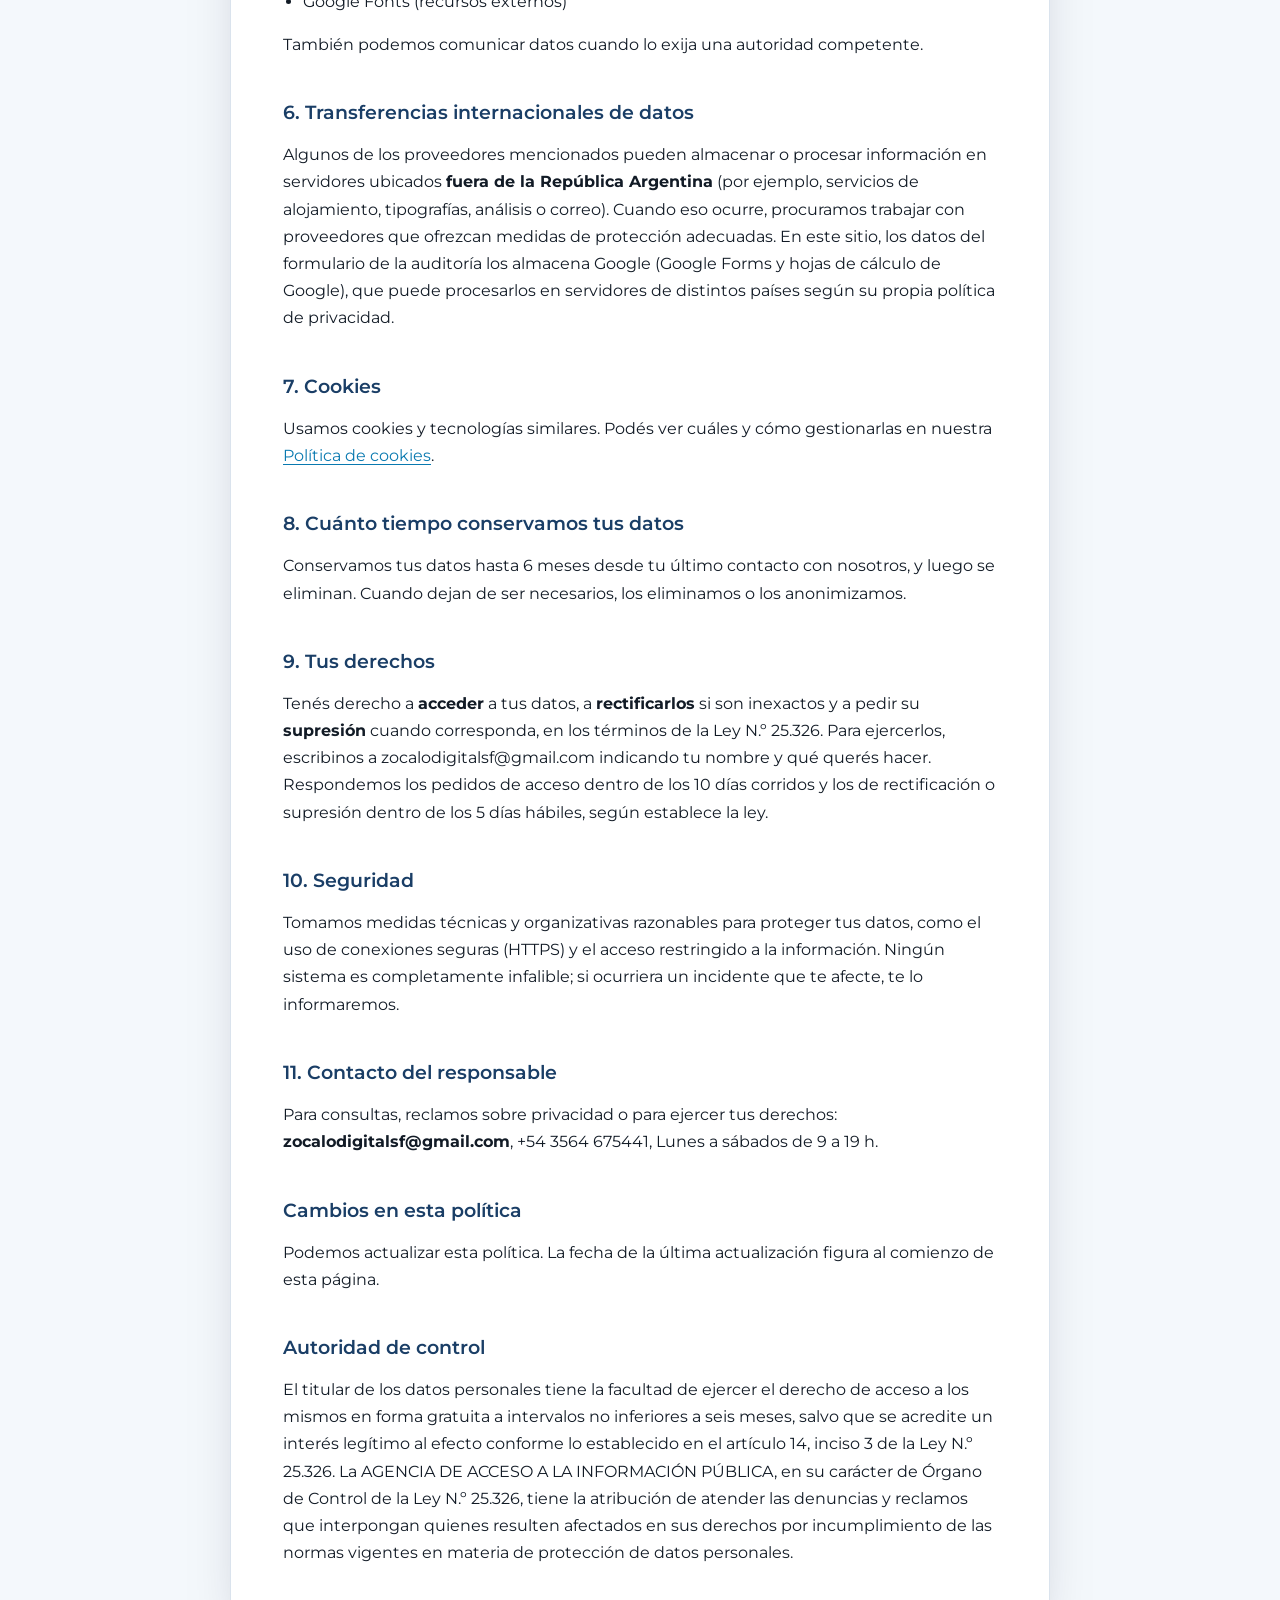
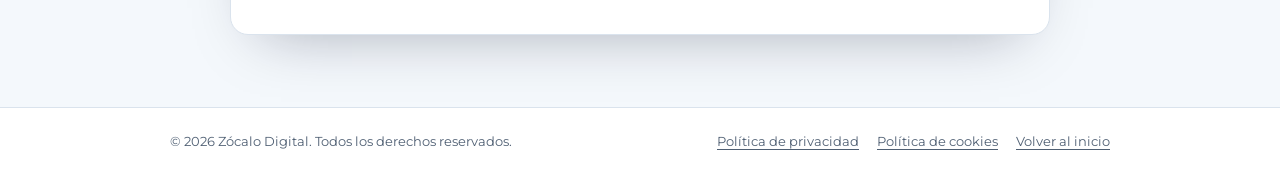
<file: _respaldos/seo-antes-2026-11-04/politica-de-privacidad.html>
<!doctype html>
<html lang="es-AR"><head><meta charset="utf-8"><meta name="viewport" content="width=device-width,initial-scale=1"><title>Política de privacidad | Zócalo Digital</title><meta name="description" content="Política de privacidad de Zócalo Digital: qué datos se tratan, para qué y cómo ejercer tus derechos."><meta name="robots" content="index,follow"><link rel="icon" href="/assets/logo.svg" type="image/svg+xml"><link rel="preconnect" href="https://fonts.googleapis.com"><link rel="preconnect" href="https://fonts.gstatic.com" crossorigin><link href="https://fonts.googleapis.com/css2?family=DM+Serif+Display&family=Montserrat:wght@400;500;600;800&family=Space+Mono:wght@400;700&display=swap" rel="stylesheet">
<style>:root{--noche:#050c24;--profundo:#0a1840;--azul-1:#004173;--azul-2:#0979b0;--celeste:#0cb7f2;--hielo:#7cdaf9;--texto:#e4ecf5;--gris:#8ea4c1;--ink:#121b26;--muted:#4f5f73;--line:#dae3ed;--paper:#f4f8fc;--deep:#1a3e66;--sans:"Montserrat",system-ui,sans-serif;--mono:"Space Mono",ui-monospace,"SF Mono",Menlo,monospace;--serif:"DM Serif Display",Georgia,serif}
*,*::before,*::after{box-sizing:border-box}
html{scroll-behavior:smooth}
body{margin:0;background:var(--paper);color:var(--ink);font:16px/1.7 var(--sans);-webkit-font-smoothing:antialiased}
.saltar{position:absolute;left:-999px;top:8px;background:#fff;color:var(--noche);padding:8px 14px;border-radius:8px;z-index:100}
.saltar:focus{left:12px}
.tabs{position:fixed;z-index:50;top:18px;left:50%;transform:translateX(-50%);display:flex;align-items:center;gap:2px;padding:4px;border-radius:12px;background:rgba(255,255,255,.88);border:1px solid rgba(5,12,36,.1);backdrop-filter:blur(8px);max-width:calc(100vw - 24px);overflow-x:auto;scrollbar-width:none}
.tabs::-webkit-scrollbar{display:none}
.tabs__tab{padding:6px 14px;border-radius:8px;font-weight:500;font-size:14px;line-height:1.2;white-space:nowrap;text-decoration:none;color:#52525b;transition:color .3s,background .3s}
.tabs__tab:hover{color:#09090b;background:#f4f4f5}
.tabs__tab:focus-visible,a:focus-visible{outline:2px solid var(--azul-2);outline-offset:2px}
.legal-hero{position:relative;overflow:hidden;background:radial-gradient(1100px 420px at 85% -10%,rgba(12,183,242,.22),transparent 60%),linear-gradient(180deg,var(--noche),var(--profundo));color:var(--texto);padding:120px 20px 96px}
.legal-hero::after{content:"";position:absolute;inset:auto 0 0 0;height:1px;background:linear-gradient(90deg,transparent,rgba(124,218,249,.5),transparent)}
.legal-hero__in{max-width:820px;margin:0 auto}
.legal-hero__brand{display:inline-flex;align-items:center;gap:10px;color:#fff;text-decoration:none;font-weight:500;font-size:22px;letter-spacing:-.03em;margin-bottom:34px}
.legal-hero__eyebrow{margin:0 0 10px;font:700 12px/1 var(--mono);letter-spacing:.18em;text-transform:uppercase;color:var(--hielo)}
.legal-hero h1{margin:0;font:400 clamp(2.2rem,6vw,3.6rem)/1.08 var(--serif);color:#fff}
.legal-hero__fecha{margin:18px 0 0;font:400 13px/1.4 var(--mono);color:var(--gris)}
main.doc{position:relative;max-width:820px;margin:-48px auto 72px;background:#fff;border:1px solid var(--line);border-radius:18px;padding:clamp(22px,5vw,52px);box-shadow:0 24px 60px -30px rgba(5,12,36,.35)}
main.doc h2{margin:2.2em 0 .5em;font-size:1.2rem;line-height:1.3;font-weight:600;color:var(--deep)}
main.doc h2:first-child{margin-top:0}
main.doc p,main.doc li{color:var(--ink)}
main.doc ul,main.doc ol{padding-left:1.25em}
main.doc li{margin:.3em 0}
main.doc a{color:var(--azul-2);text-underline-offset:3px}
main.doc a:hover{color:var(--azul-1)}
table{border-collapse:collapse;width:100%;font-size:.92rem;display:block;overflow-x:auto}
th,td{border:1px solid var(--line);padding:9px 10px;text-align:left;vertical-align:top}
th{background:var(--paper);color:var(--deep);font-weight:600}
mark.completar{background:#fff3b0;padding:0 .25em;border-radius:3px}
.aviso{background:#eef7fd;border-left:4px solid var(--celeste);padding:12px 16px;margin:0 0 24px;font-size:.92rem;border-radius:0 8px 8px 0}
.legal-foot{border-top:1px solid var(--line);background:#fff;color:var(--muted);font-size:13px}
.legal-foot__in{max-width:980px;margin:0 auto;padding:22px 20px;display:flex;gap:12px 24px;justify-content:space-between;flex-wrap:wrap;align-items:center}
.legal-foot p{margin:0}
.legal-foot nav{display:flex;gap:6px 18px;flex-wrap:wrap}
.legal-foot a{color:inherit;text-decoration:underline;text-underline-offset:3px}
.legal-foot a:hover{color:var(--azul-2)}
@media (max-width:640px){.legal-hero{padding:104px 18px 84px}.tabs__tab{padding:6px 10px;font-size:13px}main.doc{margin:-40px 12px 56px}}
@media (prefers-reduced-motion:reduce){html{scroll-behavior:auto}*{transition:none!important}}
</style></head><body>
<a class="saltar" href="#contenido">Saltar al contenido</a>
<nav class="tabs" aria-label="Principal">
  <a class="tabs__tab" href="/">Inicio</a>
  <a class="tabs__tab" href="/#quienes">Qué es Zócalo</a>
  <a class="tabs__tab" href="/#porque">Por qué</a>
  <a class="tabs__tab" href="/#soluciones">Soluciones</a>
  <a class="tabs__tab" href="/#auditoria">Auditoría</a>
</nav>
<header class="legal-hero">
  <div class="legal-hero__in">
    <a class="legal-hero__brand" href="/" aria-label="Zócalo, volver al inicio"><img src="/assets/logo.svg" alt="" width="34" height="33"><span>Zócalo</span></a>
    <p class="legal-hero__eyebrow">Legal</p>
    <h1>Política de privacidad</h1>
    <p class="legal-hero__fecha">Última actualización: 3 de noviembre de 2026</p>
  </div>
</header>
<span id="contenido"></span>

<main class="doc">


<h2>1. Quién es el responsable de tus datos</h2>
<p>El responsable del tratamiento de los datos personales que se recolectan en <strong>https://new-landing-zocalo.vercel.app</strong> es <strong>Joaquín Santiago Giampaoli</strong> (nombre comercial: Zócalo Digital), CUIT 20-45838332-5, con domicilio en Dante Alighieri 1841, San Francisco, Córdoba. Podés contactarnos en <strong>zocalodigitalsf@gmail.com</strong> o al +54 3564 675441.</p>
<h2>2. Qué datos recolectamos</h2>
<p>Recolectamos:</p><ul><li>los datos que nos enviás a través de los formularios del sitio (nombre y apellido, nombre del negocio o marca, WhatsApp o email de contacto, descripción de la actividad del negocio, zona de atención)</li><li>datos de contacto que nos envíes por correo electrónico, teléfono, WhatsApp o redes sociales</li></ul>
<p>Solo pedimos los datos necesarios para cada finalidad. Completar los campos marcados como obligatorios es necesario para poder atender tu solicitud; si no los completás, no podremos hacerlo.</p>
<h2>3. Para qué usamos tus datos</h2><ul><li>Responder tus consultas y comunicarnos con vos.</li><li>Contactarte para preparar y enviarte la auditoría o propuesta para tu sitio web que solicitaste (usamos tus datos solo con ese fin).</li><li>Cumplir obligaciones legales, contables y fiscales.</li></ul>
<h2>4. Base legal y consentimiento</h2>
<p>Tratamos tus datos con tu consentimiento libre, expreso e informado, que prestás al enviarnos un formulario o contactarnos, o al aceptar las cookies no esenciales desde el aviso del sitio. Podés retirar tu consentimiento en cualquier momento. Algunos datos son obligatorios para atender tu pedido y otros son opcionales; te lo indicamos en cada formulario.</p>
<h2>5. Con quién compartimos tus datos</h2>
<p>Acceden a tus datos únicamente Joaquín Santiago Giampaoli y el otro integrante del equipo de Zócalo Digital, Simón Musso. No vendemos tus datos. Solo los compartimos con proveedores que nos ayudan a prestar el servicio, entre ellos:</p><ul><li>Google Forms y hojas de cálculo de Google (formulario de la auditoría) (terceros)</li><li>Google Fonts (recursos externos)</li></ul>
<p>También podemos comunicar datos cuando lo exija una autoridad competente.</p>
<h2>6. Transferencias internacionales de datos</h2>
<p>Algunos de los proveedores mencionados pueden almacenar o procesar información en servidores ubicados <strong>fuera de la República Argentina</strong> (por ejemplo, servicios de alojamiento, tipografías, análisis o correo). Cuando eso ocurre, procuramos trabajar con proveedores que ofrezcan medidas de protección adecuadas. En este sitio, los datos del formulario de la auditoría los almacena Google (Google Forms y hojas de cálculo de Google), que puede procesarlos en servidores de distintos países según su propia política de privacidad.</p>
<h2>7. Cookies</h2>
<p>Usamos cookies y tecnologías similares. Podés ver cuáles y cómo gestionarlas en nuestra <a href="politica-de-cookies.html">Política de cookies</a>.</p>
<h2>8. Cuánto tiempo conservamos tus datos</h2>
<p>Conservamos tus datos hasta 6 meses desde tu último contacto con nosotros, y luego se eliminan. Cuando dejan de ser necesarios, los eliminamos o los anonimizamos.</p>
<h2>9. Tus derechos</h2>
<p>Tenés derecho a <strong>acceder</strong> a tus datos, a <strong>rectificarlos</strong> si son inexactos y a pedir su <strong>supresión</strong> cuando corresponda, en los términos de la Ley N.º 25.326. Para ejercerlos, escribinos a zocalodigitalsf@gmail.com indicando tu nombre y qué querés hacer. Respondemos los pedidos de acceso dentro de los 10 días corridos y los de rectificación o supresión dentro de los 5 días hábiles, según establece la ley.</p>
<h2>10. Seguridad</h2>
<p>Tomamos medidas técnicas y organizativas razonables para proteger tus datos, como el uso de conexiones seguras (HTTPS) y el acceso restringido a la información. Ningún sistema es completamente infalible; si ocurriera un incidente que te afecte, te lo informaremos.</p>
<h2>11. Contacto del responsable</h2>
<p>Para consultas, reclamos sobre privacidad o para ejercer tus derechos: <strong>zocalodigitalsf@gmail.com</strong>, +54 3564 675441, Lunes a sábados de 9 a 19 h.</p>


<h2>Cambios en esta política</h2>
<p>Podemos actualizar esta política. La fecha de la última actualización figura al comienzo de esta página.</p>
<h2>Autoridad de control</h2>
<p>El titular de los datos personales tiene la facultad de ejercer el derecho de acceso a los mismos en forma gratuita a intervalos no inferiores a seis meses, salvo que se acredite un interés legítimo al efecto conforme lo establecido en el artículo 14, inciso 3 de la Ley N.º 25.326. La AGENCIA DE ACCESO A LA INFORMACIÓN PÚBLICA, en su carácter de Órgano de Control de la Ley N.º 25.326, tiene la atribución de atender las denuncias y reclamos que interpongan quienes resulten afectados en sus derechos por incumplimiento de las normas vigentes en materia de protección de datos personales.</p>
</main>
<footer class="legal-foot">
  <div class="legal-foot__in">
    <p>© 2026 Zócalo Digital. Todos los derechos reservados.</p>
    <nav aria-label="Información legal"><a href="/politica-de-privacidad">Política de privacidad</a><a href="/politica-de-cookies">Política de cookies</a><a href="/">Volver al inicio</a></nav>
  </div>
</footer>
</body></html>
</file>
<file: styles.css>
:root {
  --noche: #050c24;
  --profundo: #0a1840;
  --azul-1: #004173;
  --azul-2: #0979b0;
  --celeste: #0cb7f2;
  --hielo: #7cdaf9;
  --texto: #e4ecf5;
  --gris: #8ea4c1;
  --mono: "Space Mono", ui-monospace, "SF Mono", Menlo, monospace;
  --sans: "Montserrat", system-ui, sans-serif;
  --pad: clamp(16px, 3.2vw, 34px);
}

*, *::before, *::after { box-sizing: border-box; }
html, body { margin: 0; background: var(--noche); overflow-x: clip; max-width: 100%; }
body { color: var(--texto); font-family: var(--sans); -webkit-font-smoothing: antialiased; }

/* ───────── Transición: el hero queda fijo mientras la sección 2 sube y lo cubre ───────── */
.story { position: relative; height: 200vh; }

.hero {
  position: sticky;
  top: 0;
  height: 100vh;
  height: 100svh;
  min-height: 520px;
  overflow: hidden;
  background: #fff;
  isolation: isolate;
}

.lluvia { position: absolute; inset: 0; z-index: 1; width: 100%; height: 100%; pointer-events: none; }

/* Escena: siluetas */
.scene {
  position: absolute;
  z-index: 2;
  left: -15%;
  bottom: -14px;
  width: 130%;
  aspect-ratio: 1947 / 808;
}

.fig { position: absolute; inset: 0; width: 100%; height: 100%; }
/* Siluetas con filtros pesados: capa propia y quieta (se rasteriza una sola vez).
   El destello va en otra capa para no repintar los filtros en cada cuadro. */
.fig--base { will-change: transform; transform: translateZ(0); }
.fig--trail { pointer-events: none; }

/* Border trail: un destello recorre el contorno de cada silueta */
.trail path { stroke-dasharray: 9 91; stroke-dashoffset: 0; animation: recorre 7s linear infinite; }
.trail--r path { animation-delay: -3.5s; }
html.cargando .trail path, html.hero-tapado .trail path { animation-play-state: paused; }
@keyframes recorre { to { stroke-dashoffset: -100; } }
@media (prefers-reduced-motion: reduce) { .trail path { animation: none; } }

/* Tabs animados (barra fija arriba): el fondo se desliza hacia el tab bajo el mouse */
html { scroll-behavior: smooth; }
.tabs {
  position: fixed;
  z-index: 50;
  top: 18px;
  left: 50%;
  transform: translateX(-50%);
  display: flex;
  align-items: center;
  gap: 2px;
  padding: 4px;
  border-radius: 12px;
  background: rgba(255, 255, 255, .85);
  border: 1px solid rgba(5, 12, 36, .1);
}
.tabs__pill {
  position: absolute;
  top: 4px; bottom: 4px; left: 0;
  width: 0;
  border-radius: 8px;
  background: #f4f4f5;
  /* resorte con un poco de rebote, ~0.3 s */
  transition: transform .3s cubic-bezier(.34, 1.32, .5, 1), width .3s cubic-bezier(.34, 1.32, .5, 1), opacity .2s;
  opacity: 0;
}
.tabs__tab {
  position: relative;
  z-index: 1;
  padding: 6px 14px;
  border-radius: 8px;
  font-family: var(--sans);
  font-weight: 500;
  font-size: 14px;
  line-height: 1.2;
  white-space: nowrap;
  text-decoration: none;
  color: #52525b;
  transition: color .3s;
}
.tabs__tab:hover, .tabs__tab.is-active { color: #09090b; }
.tabs__tab:focus-visible { outline: 2px solid var(--azul-2); outline-offset: 2px; }
@media (prefers-reduced-motion: reduce) { html { scroll-behavior: auto; } .tabs__pill { transition: none; } }

/* Título: texto + logo (el logo se agranda con el scroll) */
.hero__title {
  position: absolute;
  z-index: 4;
  left: 50.2%;
  top: 57%;
  margin: 0;
  transform: translate(-50%, -50%);
  display: flex;
  flex-direction: column;
  align-items: center;
  gap: clamp(14px, 2vw, 30px);
}
.hero__who {
  margin: 0;
  font-family: var(--mono);
  font-weight: 400;
  font-size: clamp(12px, 1.05vw, 16px);
  letter-spacing: .08em;
  text-transform: uppercase;
  white-space: nowrap;
  color: var(--noche);
}
.logo { display: block; height: clamp(64px, 9vw, 150px); width: auto; aspect-ratio: 1258 / 1231; overflow: visible; }

/* Textos de las esquinas */
.corner {
  position: absolute;
  z-index: 4;
  margin: 0;
  font-family: var(--mono);
  font-size: clamp(12px, .95vw, 13px);
  line-height: 1.25;
  letter-spacing: .02em;
  text-transform: uppercase;
  color: var(--noche);
}
.corner--tl { top: var(--pad); left: var(--pad); }
.corner--tr { top: var(--pad); right: var(--pad); text-align: right; }

/* ───────── Sección 2: ¿Quiénes somos? ───────── */
/* Panel que sube y cubre el hero: "¿Quiénes somos?" y después la franja de logos */
.sube {
  position: relative;
  z-index: 10;
  margin-top: -100vh;
  margin-top: -100svh;
  background: #fff;
  border-top: 1px solid rgba(5, 12, 36, .14);
  box-shadow: 0 -18px 40px rgba(5, 12, 36, .08);
}

/* Franja de logos: cinta infinita */
.logos { padding: clamp(22px, 3vw, 40px) 0; border-top: 1px solid rgba(5, 12, 36, .12); overflow: hidden; }
.logos__viewport {
  overflow: hidden;
  -webkit-mask-image: linear-gradient(90deg, transparent, #000 8%, #000 92%, transparent);
          mask-image: linear-gradient(90deg, transparent, #000 8%, #000 92%, transparent);
}
.logos__track { display: flex; width: max-content; animation: cinta 45s linear infinite; }
.logos__viewport:hover .logos__track { animation-play-state: paused; }
.logos__list { display: flex; align-items: center; gap: clamp(40px, 5vw, 72px); margin: 0; padding: 0 clamp(20px, 2.5vw, 36px); list-style: none; }
.logos__list li { display: inline-flex; align-items: center; gap: 12px; white-space: nowrap; }
.logos__list img { height: clamp(26px, 2.6vw, 36px); width: auto; display: block; border-radius: 22%; }
.logos__list span { font-family: var(--sans); font-weight: 500; font-size: clamp(16px, 1.5vw, 22px); letter-spacing: -.01em; color: var(--noche); }
@keyframes cinta { to { transform: translateX(-50%); } }
@media (prefers-reduced-motion: reduce) { .logos__track { animation: none; } .logos__viewport { overflow-x: auto; } }

.quienes {
  position: relative;
  display: grid;
  align-items: center;
  background: #fff;
  color: var(--noche);
  padding: clamp(104px, 11vw, 150px) var(--pad) clamp(56px, 7vw, 96px);
}
.quienes__inner {
  width: min(1180px, 100%);
  margin: 0 auto;
  display: grid;
  grid-template-columns: 1.1fr .9fr;
  grid-template-areas: "tag tag" "title copy" "facts facts";
  column-gap: clamp(32px, 6vw, 96px);
  row-gap: clamp(20px, 3vw, 40px);
}
.quienes__logo { position: absolute; top: clamp(56px, 6.5vw, 92px); right: var(--pad); height: clamp(26px, 2.6vw, 36px); width: auto; }
.quienes__copy .quienes__hook { font-weight: 500; font-size: clamp(18px, 1.7vw, 25px); line-height: 1.35; letter-spacing: -.01em; }
.quienes__tag {
  grid-area: tag;
  margin: 0;
  font-family: var(--mono);
  font-size: clamp(12px, 1vw, 14px);
  letter-spacing: .08em;
  text-transform: uppercase;
  color: var(--noche);
}
.quienes__title {
  grid-area: title;
  margin: 0;
  font-family: var(--sans);
  font-weight: 500;
  font-size: clamp(38px, 6.2vw, 96px);
  line-height: 1.02;
  letter-spacing: -.03em;
  color: var(--noche);
}
.quienes__copy { grid-area: copy; align-self: end; }
.quienes__copy p {
  margin: 0 0 1.1em;
  font-weight: 300;
  font-size: clamp(16px, 1.45vw, 21px);
  line-height: 1.55;
  color: var(--noche);
}
.quienes__facts {
  grid-area: facts;
  list-style: none;
  margin: clamp(12px, 3vw, 40px) 0 0;
  padding: clamp(20px, 2.4vw, 32px) 0 0;
  border-top: 1px solid rgba(5, 12, 36, .22);
  display: grid;
  grid-template-columns: repeat(3, 1fr);
  gap: 24px;
}
.quienes__facts b { display: block; font-weight: 500; font-size: clamp(22px, 2.6vw, 38px); letter-spacing: -.02em; color: var(--noche); }
.quienes__facts span { display: block; margin-top: 6px; font-family: var(--mono); font-size: clamp(12px, .9vw, 12px); letter-spacing: .06em; text-transform: uppercase; color: #5f6b85; }

@media (max-width: 720px) {
  .scene { width: 172%; left: -36%; }
  .corner { font-size: 12px; }
  .corner--tl, .corner--tr { top: 76px; }
  .logo { height: 68px; }
  .quienes__inner { grid-template-columns: 1fr; grid-template-areas: "tag" "title" "copy" "facts"; }
  .quienes__facts { grid-template-columns: 1fr; gap: 18px; }
}


/* ───────── Sección 3: ¿Por qué lo hacemos? ───────── */
.story2 { position: relative; }
.story2__spacer { height: 100vh; height: 100svh; }
.porque {
  position: sticky;
  top: 0;
  min-height: 100vh;
  min-height: 100svh;
  display: grid;
  align-items: center;
  background: #fff;
  color: var(--noche);
  border-top: 1px solid rgba(5, 12, 36, .12);
  padding: clamp(84px, 7vw, 104px) var(--pad) clamp(40px, 4vw, 64px);
}
.porque__inner {
  width: min(1180px, 100%);
  margin: 0 auto;
  display: grid;
  grid-template-columns: 1.1fr .9fr;
  grid-template-areas: "tag tag" "title copy" "stats stats";
  column-gap: clamp(32px, 6vw, 96px);
  row-gap: clamp(20px, 3vw, 40px);
}
.porque__tag { grid-area: tag; margin: 0; font-family: var(--mono); font-size: clamp(12px, 1vw, 14px); letter-spacing: .08em; text-transform: uppercase; }
.porque__title { grid-area: title; margin: 0; font-weight: 500; font-size: clamp(32px, 4.5vw, 66px); line-height: 1.04; letter-spacing: -.03em; }
.porque__copy { grid-area: copy; align-self: end; }
.porque__copy p { margin: 0 0 1.1em; font-weight: 300; font-size: clamp(16px, 1.45vw, 21px); line-height: 1.55; }
.porque__stats {
  grid-area: stats;
  list-style: none;
  margin: clamp(4px, 1vw, 12px) 0 0;
  padding: clamp(20px, 2.4vw, 32px) 0 0;
  border-top: 1px solid rgba(5, 12, 36, .22);
  display: grid;
  grid-template-columns: repeat(3, 1fr);
  gap: clamp(24px, 3vw, 48px);
}
.porque__stats b { display: block; font-weight: 500; font-size: clamp(30px, 3.6vw, 56px); letter-spacing: -.03em; line-height: 1.05; }
.porque__stats span { display: block; margin-top: 10px; font-weight: 300; font-size: clamp(15px, 1.25vw, 18px); line-height: 1.45; }
.porque__stats em { display: block; margin-top: 12px; font-style: normal; font-family: var(--mono); font-size: clamp(12px, .85vw, 12px); letter-spacing: .06em; text-transform: uppercase; color: #5f6b85; }
@media (max-width: 720px) {
  .porque__inner { grid-template-columns: 1fr; grid-template-areas: "tag" "title" "copy" "stats"; }
  .porque__stats { grid-template-columns: 1fr; }
}

/* Gráfico de compradores online (tercer dato de "Por qué") */
.porque__stats .chart { grid-column: auto; }
.chart__tag { margin: 0 0 14px; font-family: var(--mono); font-size: clamp(12px, .85vw, 12px); letter-spacing: .08em; text-transform: uppercase; color: #5f6b85; }
.chart__bars { display: flex; align-items: flex-end; gap: clamp(8px, 1vw, 14px); height: clamp(150px, 15vw, 200px); }
.bar { flex: 1; height: 100%; display: flex; flex-direction: column; justify-content: flex-end; align-items: stretch; text-align: center; }
.bar b { display: block; margin: 0 0 8px; font-weight: 500; font-size: clamp(13px, 1.1vw, 16px); letter-spacing: 0; line-height: 1.2; color: var(--noche); }
.bar i { display: block; height: calc((100% - 52px) * var(--h) / 100%); border-radius: 8px 8px 4px 4px; background: linear-gradient(180deg, #0a2fc0, #0a1a82); transform-origin: bottom; transform: scaleY(0); transition: transform 1s cubic-bezier(.2, .8, .2, 1); }
.bar--hoy i { background: linear-gradient(180deg, #1cb4ff, #0040ff); }
.bar span { display: block; margin: 8px 0 0; font-family: var(--mono); font-size: 12px; letter-spacing: .06em; color: #5f6b85; }
.chart.in .bar i { transform: scaleY(1); }
.chart.in .bar:nth-child(2) i { transition-delay: .12s; }
.chart.in .bar:nth-child(3) i { transition-delay: .24s; }
.porque__stats .chart__note { margin: 14px 0 0; font-weight: 300; font-size: clamp(14px, 1.15vw, 17px); line-height: 1.45; }
.chart__note strong { font-weight: 600; }
@media (prefers-reduced-motion: reduce) { .bar i { transform: scaleY(1); transition: none; } }

/* ───────── Sección 4: Soluciones digitales (oscura) ───────── */
.story3 { position: relative; z-index: 20; margin-top: -100vh; margin-top: -100svh; }
.story3__spacer { height: 100vh; height: 100svh; }
.soluciones {
  position: sticky;
  top: 0;
  min-height: 100vh;
  min-height: 100svh;
  display: grid;
  align-items: center;
  background: #0a0a0a;
  color: #fff;
  padding: clamp(80px, 9vw, 130px) var(--pad);
  box-shadow: 0 -24px 60px rgba(5, 12, 36, .25);
  overflow: hidden;
}
.soluciones__inner { position: relative; z-index: 1; width: min(1280px, 100%); margin: 0 auto; }
.soluciones__title {
  margin: 0 0 clamp(36px, 5vw, 72px);
  text-align: center;
  font-weight: 300;
  font-size: clamp(34px, 5vw, 76px);
  line-height: 1.05;
  letter-spacing: -.04em;
}
.soluciones__title strong { font-weight: 700; }
.soluciones__cards { list-style: none; margin: 0; padding: 0; display: grid; grid-template-columns: repeat(5, 1fr); gap: clamp(12px, 1.4vw, 20px); }
.card {
  position: relative;
  padding: clamp(22px, 2vw, 30px);
  min-height: 310px;
  border-radius: 16px;
  background: rgba(255, 255, 255, .03);
  border: 1px solid rgba(80, 120, 255, .22);
  transition: transform .35s cubic-bezier(.2, .8, .2, 1), box-shadow .35s, background .35s;
}
/* al pasar el mouse la tarjeta se acerca y se agranda un poco */
.card:hover { transform: translateY(-6px) scale(1.04); z-index: 2; background: rgba(255, 255, 255, .05); box-shadow: 0 18px 50px rgba(30, 110, 255, .18); }
@media (hover: none) { .card:hover { transform: none; box-shadow: none; } }
.card__icon { display: block; width: 40px; height: 40px; margin-bottom: clamp(22px, 2.4vw, 34px); color: #1e8cf0; }
.card h3 { margin: 0 0 12px; font-weight: 500; font-size: clamp(17px, 1.4vw, 21px); letter-spacing: -.01em; color: #fff; }
.card p { margin: 0; font-weight: 300; font-size: clamp(14px, 1.05vw, 16px); line-height: 1.55; color: #9aa6c4; }
@media (max-width: 1100px) { .soluciones__cards { grid-template-columns: repeat(2, 1fr); } .card { min-height: 0; } }
@media (max-width: 640px) { .soluciones__cards { grid-template-columns: 1fr; } }
@media (prefers-reduced-motion: reduce) { .card { transition: none; } .card:hover { transform: none; } }

/* ───────── Sección 5: llamado a la acción (negra, con MacBook; abajo se difumina a blanco y pasa al footer) ───────── */
.cta {
  position: relative;
  z-index: 30;
  background: #0a0a0a;
  color: #fff;
  padding: clamp(96px, 10vw, 150px) var(--pad) clamp(260px, 30vw, 440px);
  box-shadow: 0 -24px 60px rgba(0, 0, 0, .3);
  overflow: hidden;
}
.cta__waves { position: absolute; left: 0; right: 0; bottom: 0; width: 100%; height: clamp(380px, 42vw, 620px); z-index: 0; display: block; pointer-events: none;
  -webkit-mask-image: linear-gradient(180deg, transparent 0, #000 30%); mask-image: linear-gradient(180deg, transparent 0, #000 30%); }
.cta__inner { position: relative; z-index: 1; width: min(1100px, 100%); margin: 0 auto; display: flex; flex-direction: column; align-items: center; text-align: center; }
.cta__title { margin: 0 0 clamp(36px, 5vw, 70px); max-width: 17ch; font-weight: 500; font-size: clamp(34px, 5vw, 76px); line-height: 1.05; letter-spacing: -.04em; }

/* MacBook */
.mac { position: relative; width: min(860px, 100%); perspective: 1600px; opacity: 0; transform: translateY(70px); transition: opacity .9s cubic-bezier(.2, .7, .1, 1), transform 1.1s cubic-bezier(.2, .7, .1, 1); }
.mac.in { opacity: 1; transform: none; }
.mac__lid { transform-origin: 50% 100%; transform: rotateX(var(--tilt, 0deg)); border-radius: 20px 20px 6px 6px; background: linear-gradient(160deg, #3a3b40, #1b1c20); padding: 2.2%; box-shadow: inset 0 0 0 1px #55565c, 0 40px 80px rgba(0, 0, 0, .5); transition: transform 1.4s cubic-bezier(.2, .7, .1, 1); }
.mac:not(.in) .mac__lid { --tilt: 26deg; }
.mac__bezel { position: relative; background: #050505; border-radius: 12px; padding: 2.6%; }
.mac__cam { position: absolute; left: 50%; top: 1.1%; width: 6px; height: 6px; margin-left: -3px; border-radius: 50%; background: #1d2a44; box-shadow: 0 0 0 2px #0b0b0d; }
.mac__screen { position: relative; aspect-ratio: 16 / 10; border-radius: 4px; overflow: hidden; background: #fff; container-type: inline-size; }
.mac__base { position: relative; height: clamp(10px, 1.5vw, 16px); margin: 0 -5%; border-radius: 0 0 22px 22px; background: linear-gradient(180deg, #d9dce2, #a3a7af 70%, #7b7f87); box-shadow: 0 2px 0 #55575d; }
.mac__base i { position: absolute; left: 50%; top: 0; width: 17%; height: 55%; transform: translateX(-50%); border-radius: 0 0 10px 10px; background: linear-gradient(180deg, #8a8e96, #b9bcc3); }
.mac__glow { position: absolute; left: 8%; right: 8%; bottom: -34px; height: 60px; border-radius: 50%; background: radial-gradient(ellipse at 50% 50%, rgba(60, 130, 255, .55), transparent 70%); filter: blur(18px); z-index: -1; }


/* Oferta de la auditoría */
.cta__offer { display: flex; flex-direction: column; align-items: center; width: min(920px, 100%); margin-top: clamp(70px, 8vw, 120px); }
.cta__tag {
  position: relative; display: inline-flex; align-items: center; gap: 10px; margin: 0 0 22px; padding: 10px 20px 9px;
  border-radius: 999px; border: 1px solid #fff;
  background: #fff; color: #050c24; font-weight: 700;
  font-family: var(--mono); font-size: clamp(12px, 1vw, 14px); letter-spacing: .1em; text-transform: uppercase;
  box-shadow: 0 0 0 4px rgba(255, 255, 255, .12), 0 0 28px rgba(255, 255, 255, .55);
}
.cta__lead { margin: 0 0 28px; max-width: 46ch; font-weight: 300; font-size: clamp(16px, 1.4vw, 20px); line-height: 1.5; color: #d8def0; }
.cta__list { list-style: none; margin: 0 0 40px; padding: 0; display: grid; grid-template-columns: repeat(3, 1fr); gap: clamp(14px, 2vw, 28px); text-align: left; width: 100%; }
.cta__list li { display: grid; grid-template-columns: 22px 1fr; gap: 10px; align-items: start; padding: 16px; border-radius: 14px; border: 1px solid rgba(255, 255, 255, .12); background: rgba(255, 255, 255, .03); font-weight: 300; font-size: clamp(14px, 1.1vw, 16px); line-height: 1.45; color: #d8def0; }
.cta__list b { font-weight: 600; color: #fff; }
.cta__list svg.cta__logo { fill: none; stroke: none; color: #5fb4ff; }
.cta__list svg { width: 22px; height: 22px; margin-top: 1px; fill: none; stroke: #5fb4ff; stroke-width: 2; stroke-linecap: round; stroke-linejoin: round; }
.cta__btn {
  display: inline-block; padding: 0; border-radius: 999px; background: #fff; color: var(--noche);
  font-weight: 600; font-size: clamp(16px, 1.3vw, 19px); text-decoration: none; will-change: transform;
  transition: background .25s, color .25s, box-shadow .25s;
}
.cta__btn-in { display: inline-flex; align-items: center; gap: 12px; padding: 20px 38px; will-change: transform; }
.cta__btn svg { width: 20px; height: 20px; fill: none; stroke: currentColor; stroke-width: 2; stroke-linecap: round; stroke-linejoin: round; }
.cta__btn:hover { background: #7cc1ff; box-shadow: 0 18px 44px rgba(60, 130, 255, .45); }
.cta__btn:focus-visible { outline: 2px solid #7cc1ff; outline-offset: 4px; }
.cta__note { margin: 16px 0 0; font-family: var(--mono); font-size: clamp(12px, .85vw, 12px); letter-spacing: .06em; text-transform: uppercase; color: #9aa6c4; }
@media (max-width: 860px) { .cta__list { grid-template-columns: 1fr; } }
@media (prefers-reduced-motion: reduce) { .mac, .cta__q { opacity: 1; transform: none; transition: none; } .mac:not(.in) .mac__lid { --tilt: 0deg; } }

/* ───────── Sección: Ideas (estructura "Our services" de Oxnod, tipografía y colores de Zócalo) ───────── */
.ideas {
  position: relative;
  z-index: 25;
  margin-top: -100vh;
  margin-top: -100svh;
  padding: clamp(90px, 9vw, 130px) 0 0;
  color: #0a0a0a;
  background: #fff;
  box-shadow: 0 -24px 60px rgba(0, 0, 0, .3);
}
.ideas__inner { width: min(1320px, 100%); margin: 0 auto; padding: 0 var(--pad); }
.ideas__stage {
  margin-top: clamp(40px, 5vw, 72px);
  padding: clamp(36px, 4.5vw, 70px) 0 clamp(70px, 8vw, 120px);
  border-top: 1px solid rgba(5, 12, 36, .12);
  background:
    linear-gradient(rgba(5, 12, 36, .075) 1px, transparent 1px) 0 0 / 28px 28px,
    linear-gradient(90deg, rgba(5, 12, 36, .075) 1px, transparent 1px) 0 0 / 28px 28px,
    #fff;
}
.ideas__row { display: flex; flex-direction: column; align-items: center; text-align: center; gap: clamp(14px, 2vw, 28px); }
.ideas__title { margin: 0; max-width: 22ch; font-family: var(--sans); font-weight: 500; font-size: clamp(30px, 3.9vw, 62px); line-height: 1.1; letter-spacing: -.035em; }
.ideas__title .w { color: #71717b; transition: color .35s ease; }
.ideas__title .w.on { color: #0a0a0a; }

.ideas__list { list-style: none; margin: 0; padding: 0; display: grid; gap: clamp(36px, 4.4vw, 72px); }
.idea { display: flex; }
.idea--r { justify-content: flex-end; }
.idea--l { justify-content: flex-start; }
.idea__card {
  width: min(68%, 960px);
  display: grid;
  gap: clamp(14px, 1.6vw, 24px);
  align-items: center;
  padding: 10px;
  border-radius: 14px;
  background: #fff;
  border: 1px solid rgba(5, 12, 36, .08);
  box-shadow: 0 18px 50px rgba(5, 12, 36, .08);
  opacity: 0;
  transform: translateX(var(--from, 80px));
  transition: opacity .8s cubic-bezier(.2, .7, .1, 1), transform .9s cubic-bezier(.2, .7, .1, 1), box-shadow .4s;
}
.idea--r .idea__card { grid-template-columns: 1.55fr 1fr .62fr; --from: 90px; }
.idea--l .idea__card { grid-template-columns: 1fr .62fr 1.55fr; --from: -90px; }
.idea.in .idea__card { opacity: 1; transform: none; }
.idea__card:hover { box-shadow: 0 24px 60px rgba(11, 63, 192, .14); }
.idea__media { min-width: 0; container-type: inline-size; }
.idea__frame { display: flex; align-items: center; gap: 5px; height: 20px; padding: 0 9px; border-radius: 9px 9px 0 0; background: #e9ecf3; }
.idea__frame span { width: 7px; height: 7px; border-radius: 50%; }
.idea__frame span:nth-child(1) { background: #ff6b6b; } .idea__frame span:nth-child(2) { background: #ffd166; } .idea__frame span:nth-child(3) { background: #4cd98a; }
.idea__screen { position: relative; aspect-ratio: 4 / 3; overflow: hidden; border-radius: 0 0 9px 9px; font-size: clamp(6px, 2.78cqw, 14px); }
.idea__body { padding: clamp(6px, .8vw, 12px) 4px; display: flex; flex-direction: column; min-width: 0; align-self: stretch; }
.idea__n { margin: 0 0 clamp(14px, 1.8vw, 26px); font-family: var(--mono); font-size: clamp(12px, 1vw, 14px); color: #0b3fc0; }
.idea__body h3 { margin: 0 0 10px; font-weight: 500; font-size: clamp(20px, 1.9vw, 30px); letter-spacing: -.03em; line-height: 1.1; }
.idea__d { margin: 0 0 clamp(14px, 1.6vw, 24px); font-weight: 300; font-size: clamp(13px, 1vw, 15px); line-height: 1.5; color: #6b6b73; }
.idea__more { margin-top: auto; align-self: flex-start; display: inline-flex; align-items: center; gap: 8px; padding-bottom: 3px; border-bottom: 1px solid #0a0a0a; min-height: 24px; text-decoration: none; color: #0a0a0a; font-family: var(--mono); font-weight: 700; font-size: clamp(12px, .85vw, 12.5px); letter-spacing: .04em; text-transform: uppercase; transition: color .25s, border-color .25s; }
.idea__more svg { width: 15px; height: 15px; fill: none; stroke: currentColor; stroke-width: 2; stroke-linecap: round; stroke-linejoin: round; }
.idea__more:hover { color: #0b3fc0; border-color: #0b3fc0; }
.idea__tags { list-style: none; margin: 0; padding: clamp(26px, 3vw, 44px) 6px 4px 0; display: grid; gap: clamp(12px, 1.1vw, 16px); align-self: start; font-family: var(--mono); font-size: clamp(12px, .8vw, 12px); letter-spacing: .02em; text-transform: uppercase; line-height: 1.25; }
.idea__tags li { position: relative; padding-left: 12px; }
.idea__tags li::before { content: ""; position: absolute; left: 0; top: .45em; width: 4px; height: 4px; border-radius: 50%; background: #0a0a0a; }
.ideas__note a { color: inherit; text-decoration: underline; text-underline-offset: 2px; }
.ideas__note a:hover { color: #0b3fc0; }
.ideas__note { margin: clamp(32px, 4vw, 56px) 0 0; font-family: var(--mono); font-size: clamp(12px, .66vw, 10px); opacity: .85; letter-spacing: .06em; text-transform: uppercase; color: #5f6b85; }
@media (max-width: 900px) {
  .idea__card { width: 100%; }
  .idea--r .idea__card, .idea--l .idea__card { grid-template-columns: 1fr 1fr; --from: 0px; }
  .idea__media { grid-column: 1 / -1; order: -1; }
  .idea__tags { padding-top: 6px; }
}
@media (prefers-reduced-motion: reduce) { .idea__card { opacity: 1; transform: none; transition: none; } .ideas__title .w { transition: none; color: #0a0a0a; } }

/* ───────── Capturas de las plantillas de referencia ───────── */
.idea__screen { background: #f1f2f6; aspect-ratio: 1440 / 945; }
.idea__screen img { position: absolute; inset: 0; width: 100%; height: 100%; object-fit: cover; object-position: top; display: block; transition: transform .6s cubic-bezier(.2, .7, .1, 1); }
.idea__card:hover .idea__screen img { transform: scale(1.04); }
.idea__ref { display: inline-flex; align-items: center; min-height: 24px; margin: 0 0 clamp(12px, 1.2vw, 16px); align-self: flex-start; font-family: var(--mono); font-size: clamp(12px, .8vw, 11.5px); letter-spacing: .04em; text-transform: uppercase; color: #5f6b85; text-decoration: none; transition: color .25s; }
.idea__ref:hover { color: #0b3fc0; }

/* Frase en loop (TextShimmerWave): cada letra se inclina en ola; color fijo azul cósmico */
.ideas__wave {
  --base-color: #050c24; --base-gradient-color: #050c24;
  margin: 0; font-family: var(--sans); font-weight: 500; font-size: clamp(22px, 2.6vw, 40px); letter-spacing: -.03em; line-height: 1.2;
  color: var(--base-color); perspective: 500px;
}
.ideas__wave .c { display: inline-block; transform-style: preserve-3d; color: var(--base-color); animation: ola var(--cycle, 2.5s) ease-in-out infinite; animation-delay: calc(var(--i) * var(--step, .033s)); }
@keyframes ola {
  0% { transform: translateZ(0) scale(1) rotateY(0); }
  20% { transform: translateZ(10px) scale(1.1) rotateY(20deg); }
  40%, 100% { transform: translateZ(0) scale(1) rotateY(0); }
}
@media (prefers-reduced-motion: reduce) { .ideas__wave .c { animation: none; } }

/* Pantalla de la MacBook: buscador de Google donde se va escribiendo la pregunta */
.gs { position: absolute; inset: 0; display: flex; flex-direction: column; align-items: center; justify-content: center; gap: 4.2cqw; font-family: var(--sans); color: #202124;
  background: radial-gradient(60cqw 40cqw at 85% 0, rgba(66, 133, 244, .10), transparent 70%), radial-gradient(50cqw 40cqw at 8% 100%, rgba(234, 67, 53, .08), transparent 70%), #fff; }
.gs__top { position: absolute; top: 2.4cqw; right: 3cqw; display: flex; align-items: center; gap: 2.4cqw; font-size: 1.7cqw; color: #5f6368; }
.gs__avatar { width: 3.6cqw; height: 3.6cqw; border-radius: 50%; background: linear-gradient(135deg, #4285f4, #34a853); }
.gs__logo { margin: 0; font-size: 12.5cqw; font-weight: 600; letter-spacing: -.04em; line-height: 1; }
.gs__logo .c1 { color: #4285f4; } .gs__logo .c2 { color: #ea4335; } .gs__logo .c3 { color: #fbbc05; } .gs__logo .c4 { color: #34a853; }
.gs__bar { display: flex; align-items: center; gap: 2cqw; width: 62cqw; height: 9.4cqw; padding: 0 3.2cqw; border-radius: 99px; background: #fff; border: 1px solid #dfe1e5; box-shadow: 0 .6cqw 2.4cqw rgba(32, 33, 36, .16); }
.gs__ic { width: 3.6cqw; height: 3.6cqw; flex: none; fill: none; stroke: #9aa0a6; stroke-width: 2; stroke-linecap: round; stroke-linejoin: round; }
.gs__ic--mic { margin-left: auto; stroke: #4285f4; }
.gs__typed { font-size: 3.7cqw; font-weight: 400; color: #202124; white-space: nowrap; }
.gs__caret { width: .35cqw; height: 4.6cqw; margin-left: -1.6cqw; background: #4285f4; animation: caret 1s steps(1) infinite; }
@keyframes caret { 50% { opacity: 0; } }
.gs__btns { display: flex; gap: 1.8cqw; font-size: 2cqw; }
.gs__btns span { padding: 1.5cqw 2.8cqw; border-radius: .6cqw; background: #f8f9fa; border: 1px solid #f8f9fa; color: #3c4043; }
@media (prefers-reduced-motion: reduce) { .gs__caret { animation: none; } }

/* ───────── Celular ───────── */
@media (max-width: 720px) {
  .tabs { top: 10px; max-width: calc(100vw - 16px); overflow-x: auto; scrollbar-width: none; padding: 3px; }
  .tabs::-webkit-scrollbar { display: none; }
  .tabs__pill { top: 3px; bottom: 3px; }
  .tabs__tab { padding: 6px 10px; font-size: 12.5px; flex: none; min-height: 44px; display: inline-flex; align-items: center; }
  .hero__who { font-size: 12px; }
}

/* accesibilidad */
.sr-only { position: absolute; width: 1px; height: 1px; margin: -1px; padding: 0; overflow: hidden; clip: rect(0 0 0 0); white-space: nowrap; border: 0; }
.skip { position: fixed; left: 12px; top: -100px; z-index: 10000; padding: 12px 18px; border-radius: 8px; background: #0a0a0a; color: #fff; font: 500 14px var(--mono); text-decoration: none; }
.skip:focus { top: 12px; outline: 2px solid #7cc1ff; outline-offset: 2px; }

/* Responsive: zona de toque ampliada (44px) en enlaces chicos, sin cambiar su aspecto */
.idea__ref, .idea__more { position: relative; }
.idea__ref::after, .idea__more::after { content: ""; position: absolute; left: -6px; right: -6px; top: 50%; height: 44px; transform: translateY(-50%); }
</file>
<file: footer.css>
/* Footer "Ridgeline Dither" (21st.dev), portado a CSS plano. Variables de Zócalo (glaciar sobre blanco). */
.rdf-root {
  --rdf-paper: #ffffff; --rdf-ink: #0a0a0a; --rdf-muted: #6b6b6b; --rdf-line: #e4e4e4; --rdf-heart: #e5484d;
  --rdf-deep: #0a0a0a; --rdf-accent: #2b2b2b; --rdf-n: 3; --rdf-max: 100%; --rdf-scene-min: 260px;
  --rdf-sans: "Montserrat", system-ui, sans-serif; --rdf-mono: "Space Mono", ui-monospace, "SF Mono", Menlo, monospace;
  position: relative; display: grid; width: 100%; min-height: 680px; overflow: hidden; isolation: isolate;
  background: var(--rdf-paper); color: var(--rdf-ink); font-family: var(--rdf-sans);
  -webkit-font-smoothing: antialiased; --rdf-pad: clamp(20px, 3.2vw, 30px);
  z-index: 40;
}
.rdf-frame {
  position: relative; display: grid; grid-template-rows: auto auto minmax(var(--rdf-scene-min), 1fr);
  width: 100%; max-width: var(--rdf-max); margin: 0 auto;
}
.rdf-frame::before, .rdf-frame::after {
  content: ""; position: absolute; top: 0; bottom: 0; width: 1px; z-index: 3; pointer-events: none;
  background: var(--rdf-line); transform: scaleY(0); transform-origin: 50% 0;
  transition: transform 1.4s cubic-bezier(.2,.7,.1,1);
}
.rdf-frame::before { left: 0; }
.rdf-frame::after { right: 0; transition-delay: .08s; }
.rdf-in .rdf-frame::before, .rdf-in .rdf-frame::after { transform: scaleY(1); }

.rdf-r {
  opacity: 0; transform: translateY(12px); filter: blur(5px);
  transition: opacity .9s cubic-bezier(.2,.7,.1,1), transform 1s cubic-bezier(.2,.7,.1,1), filter .9s ease;
  transition-delay: calc(var(--d, 0) * 1ms);
}
.rdf-in .rdf-r { opacity: 1; transform: none; filter: none; }

.rdf-top {
  position: relative; z-index: 2; display: grid;
  grid-template-columns: minmax(0, 1.9fr) repeat(var(--rdf-n), minmax(0, 1fr));
  gap: 28px; padding: clamp(44px, 6.4vw, 80px) var(--rdf-pad) clamp(30px, 4vw, 52px);
}
.rdf-brand { display: flex; flex-direction: column; align-items: flex-start; gap: 22px; }
.rdf-logo {
  display: inline-flex; align-items: center; gap: 10px; color: var(--rdf-ink); text-decoration: none;
  font-size: 23px; font-weight: 500; letter-spacing: -.035em; line-height: 1;
}
.rdf-logo, .rdf-credit { min-height: 44px; }
.rdf-mark { height: 26px; width: auto; display: block; }
.rdf-tag { margin: 0; max-width: 30ch; font-size: 13.5px; line-height: 1.55; color: var(--rdf-muted); text-wrap: pretty; }
.rdf-social { display: flex; gap: 6px; margin: 2px 0 0 -14px; padding: 0; list-style: none; }
.rdf-social a {
  display: grid; place-items: center; width: 44px; height: 44px; border-radius: 8px; color: var(--rdf-muted);
  transition: color .3s ease, background-color .3s ease, transform .45s cubic-bezier(.2,.7,.1,1);
}
.rdf-social a:hover { color: var(--rdf-ink); background: color-mix(in srgb, var(--rdf-deep) 8%, transparent); transform: translateY(-2px); }
.rdf-social svg { width: 15px; height: 15px; display: block; }

.rdf-col h3 { margin: 4px 0 18px; font: 500 12px/1 var(--rdf-mono); letter-spacing: .12em; text-transform: uppercase; color: var(--rdf-muted); }
.rdf-col ul { list-style: none; margin: 0; padding: 0; display: grid; gap: 11px; }
.rdf-link {
  position: relative; display: inline-flex; align-items: center; gap: 8px; min-height: 44px;
  color: var(--rdf-ink); text-decoration: none; font-size: 14px; line-height: 1.35; letter-spacing: -.005em;
  transition: color .3s ease, transform .5s cubic-bezier(.2,.7,.1,1);
}
.rdf-link::before {
  content: ""; position: absolute; left: -12px; top: 50%; width: 7px; height: 1px; background: var(--rdf-accent);
  transform: scaleX(0); transform-origin: 0 50%; transition: transform .45s cubic-bezier(.2,.7,.1,1);
}
.rdf-link:hover { color: var(--rdf-accent); transform: translateX(7px); }
.rdf-link:hover::before { transform: scaleX(1); }
.rdf-badge {
  font: 500 12px/1 var(--rdf-mono); letter-spacing: .1em; text-transform: uppercase; padding: 4px 6px 3px; border-radius: 99px;
  color: var(--rdf-accent); background: color-mix(in srgb, var(--rdf-accent) 11%, transparent);
}
.rdf-link:focus-visible, .rdf-logo:focus-visible, .rdf-social a:focus-visible, .rdf-credit:focus-visible {
  outline: 1px solid var(--rdf-accent); outline-offset: 4px; border-radius: 3px;
}

.rdf-bar {
  position: relative; z-index: 2; display: flex; justify-content: space-between; align-items: center; gap: 16px;
  padding: 0 var(--rdf-pad); font-size: 12px; color: var(--rdf-muted);
}
.rdf-bar p { margin: 0; }
.rdf-credit {
  display: inline-block; min-height: 24px; line-height: 24px; color: inherit; text-decoration: underline; text-decoration-color: color-mix(in srgb, var(--rdf-muted) 55%, transparent);
  text-underline-offset: 3px; transition: color .3s ease, text-decoration-color .3s ease;
}
.rdf-credit:hover { color: var(--rdf-ink); text-decoration-color: currentColor; }
.rdf-heart { display: inline-block; width: 11px; height: 11px; margin: 0 3px; vertical-align: -1px; color: var(--rdf-heart); }
.rdf-credit:hover .rdf-heart { animation: rdf-beat 1s ease-in-out infinite; }
@keyframes rdf-beat { 0%, 60%, 100% { transform: scale(1); } 15% { transform: scale(1.3); } 32% { transform: scale(.95); } 45% { transform: scale(1.15); } }

.rdf-scene { position: relative; z-index: 1; margin-top: -64px; overflow: hidden; }
.rdf-scene canvas { position: absolute; left: 0; bottom: 0; display: block; max-width: none; image-rendering: pixelated; image-rendering: crisp-edges; }
.rdf-alt {
  position: absolute; left: 0; top: 0; z-index: 2; pointer-events: none; opacity: 0;
  transition: opacity .35s ease; font: 500 12px/1 var(--rdf-mono); letter-spacing: .08em; color: var(--rdf-ink);
}
.rdf-alt i { position: absolute; left: -4px; top: -4px; width: 8px; height: 8px; border-radius: 50%; background: var(--rdf-paper); box-shadow: 0 0 0 1.5px var(--rdf-ink); }
.rdf-alt b { position: absolute; left: -.5px; bottom: 6px; width: 1px; height: 26px; background: var(--rdf-ink); opacity: .55; }
.rdf-alt span {
  position: absolute; left: 0; bottom: 34px; transform: translateX(-50%); white-space: nowrap; padding: 5px 7px 4px;
  border-radius: 5px; background: color-mix(in srgb, var(--rdf-paper) 88%, transparent); box-shadow: 0 0 0 1px var(--rdf-line);
  -webkit-backdrop-filter: blur(4px); backdrop-filter: blur(4px);
}
.rdf-sr { position: absolute; width: 1px; height: 1px; overflow: hidden; clip-path: inset(50%); white-space: nowrap; }

@media (max-width: 760px) {
  .rdf-top { grid-template-columns: minmax(0, 1fr) minmax(0, 1fr); row-gap: 36px; }
  .rdf-brand { grid-column: 1 / -1; }
  .rdf-bar { flex-direction: column; align-items: flex-start; gap: 6px; }
  .rdf-scene { margin-top: -40px; }
}
@media (prefers-reduced-motion: reduce) {
  .rdf-r, .rdf-frame::before, .rdf-frame::after, .rdf-link, .rdf-link::before, .rdf-social a { transition: none; }
  .rdf-r { filter: none; }
  .rdf-credit:hover .rdf-heart { animation: none; }
}

/* Enlaces legales y datos del titular */
.rdf-bar { flex-wrap: wrap; }
.rdf-legal { display: flex; flex-direction: row; gap: 16px; flex-wrap: nowrap; white-space: nowrap; }
.rdf-legal a, .cta__note--legal a { display: inline-block; min-height: 24px; line-height: 24px; color: inherit; text-decoration: underline; text-underline-offset: 3px; }
.rdf-hours { margin-top: 10px; font-size: 12px; color: var(--rdf-muted); line-height: 1.5; }
@media (min-width: 721px) { .rdf-hours { white-space: nowrap; } }
@media (max-width: 720px) { .rdf-legal { gap: 10px; } }
</file>
